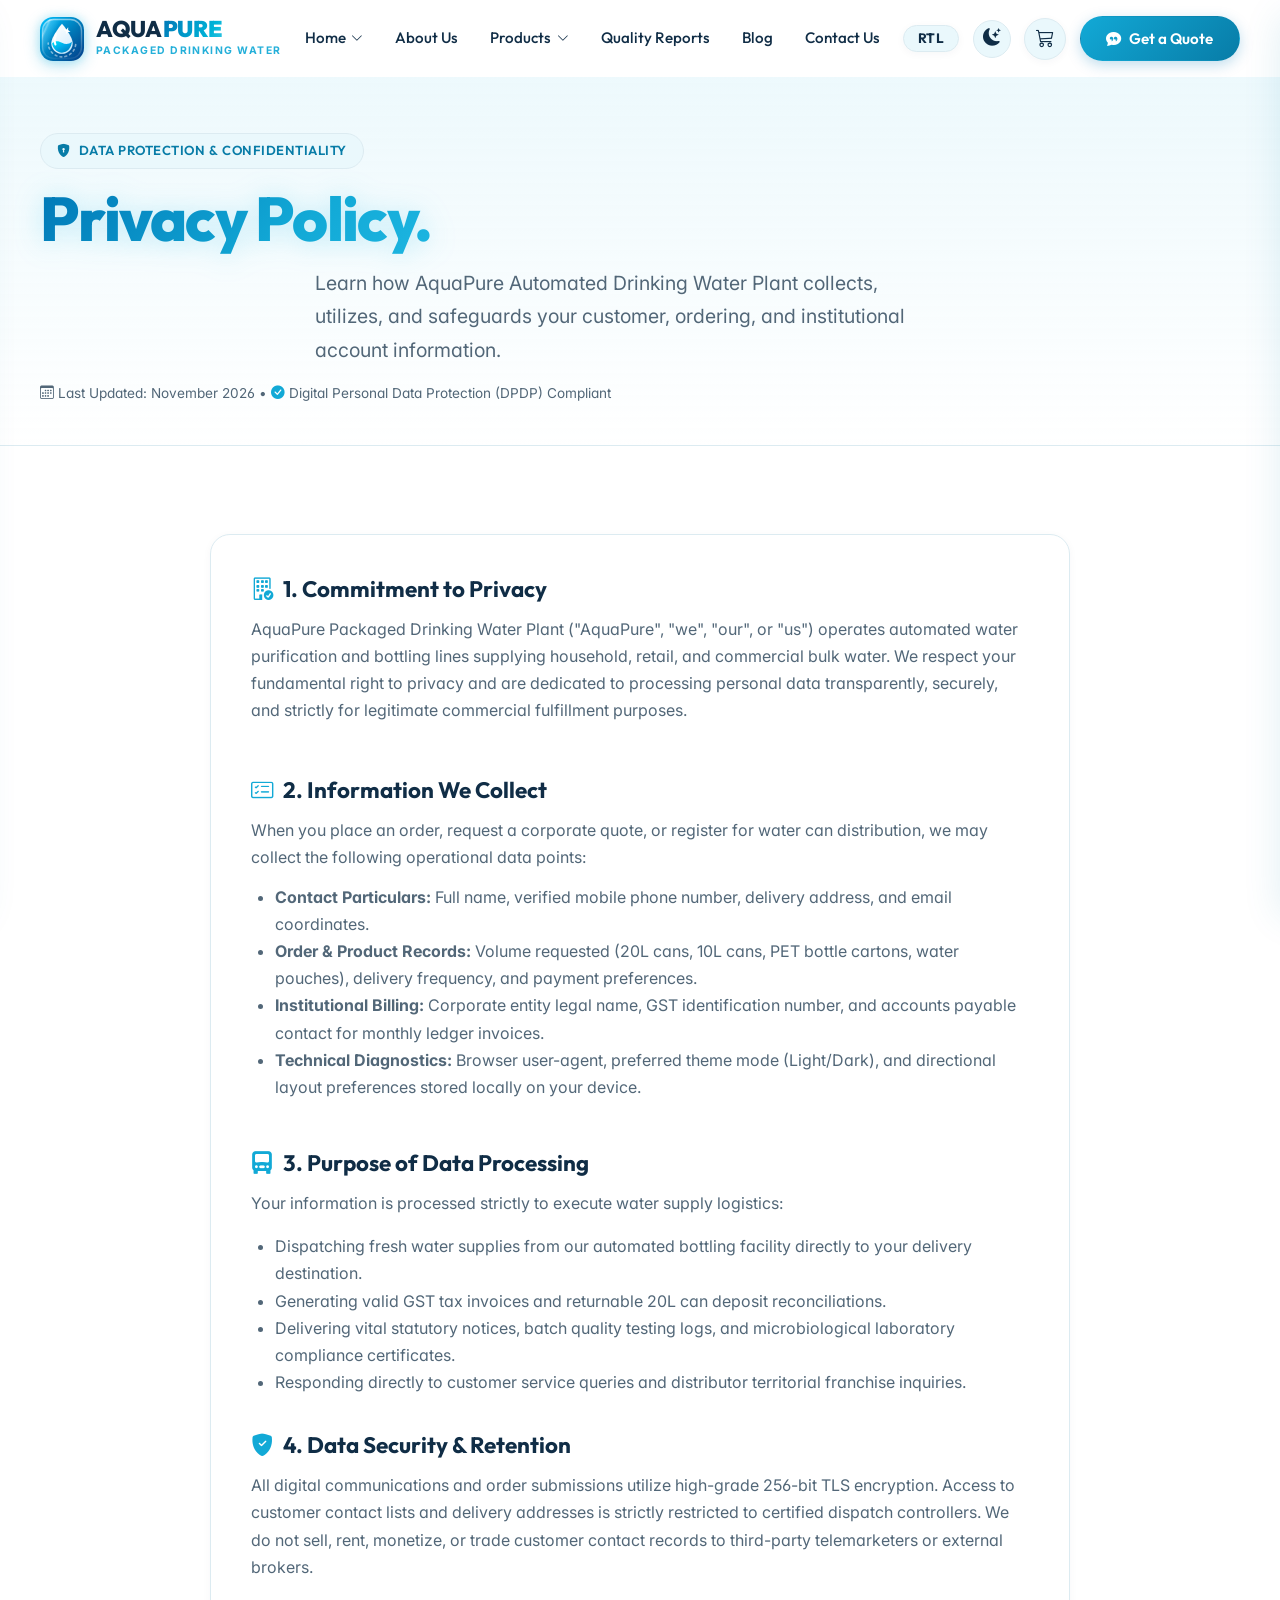
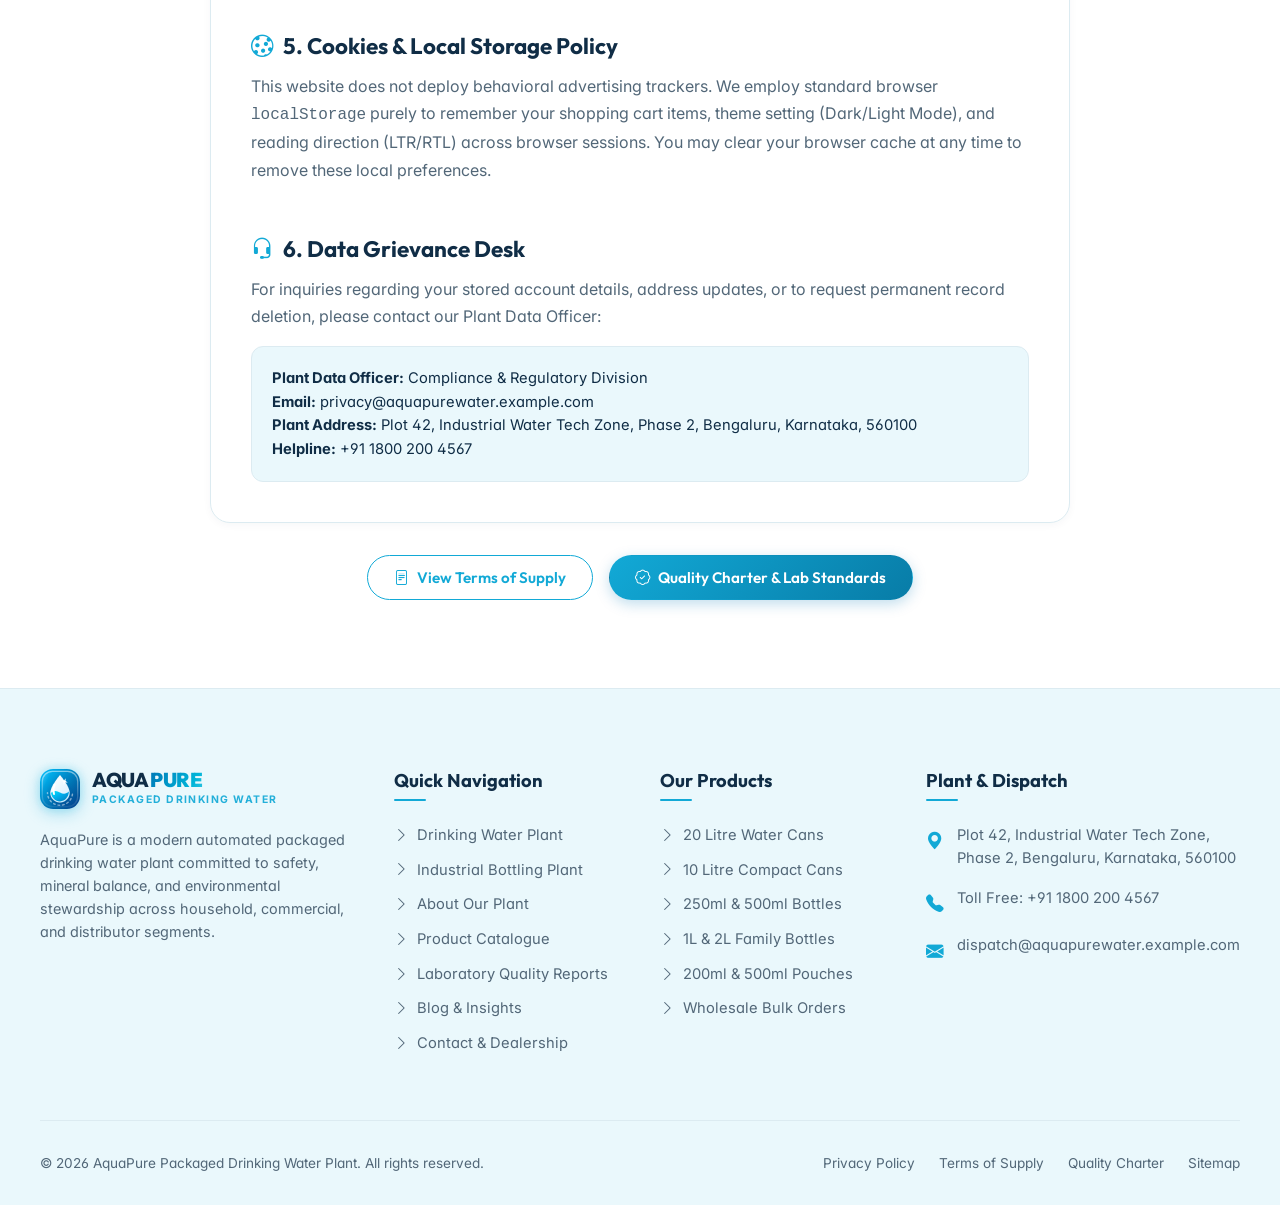
<file: privacy-policy.html>
<!DOCTYPE html>
<html lang="en" dir="ltr" data-theme="light">
<head>
  <!-- Character Encoding & Responsive Viewport -->
  <meta charset="UTF-8">
  <meta name="viewport" content="width=device-width, initial-scale=1.0">

  <!-- Primary Meta Tags -->
  <title>Privacy Policy | AquaPure Packaged Drinking Water Plant</title>
  <meta name="title" content="Privacy Policy | AquaPure Packaged Drinking Water Plant">
  <meta name="description" content="Read AquaPure's official Privacy Policy. Learn how we safeguard your personal data, dispatch information, and order details in compliance with Indian data protection laws.">
  <meta name="keywords" content="aquapure privacy policy, drinking water plant data privacy, customer data protection, order confidentiality">
  <meta name="author" content="AquaPure Packaged Drinking Water">
  <meta name="robots" content="index, follow">
  <meta name="theme-color" content="#0077b6">

  <!-- Canonical URL -->
  <link rel="canonical" href="https://www.aquapurewater.example.com/privacy-policy.html">

  <!-- Favicon & Icons -->
  <link rel="icon" type="image/svg+xml" href="assets/images/logo-icon.svg">
  <link rel="apple-touch-icon" href="assets/images/logo-icon.svg">

  <!-- Fonts & Icons -->
  <link rel="preconnect" href="https://cdn.jsdelivr.net" crossorigin>
  <link rel="preconnect" href="https://fonts.googleapis.com">
  <link rel="preconnect" href="https://fonts.gstatic.com" crossorigin>
  <link rel="stylesheet" href="https://cdn.jsdelivr.net/npm/bootstrap-icons@1.11.3/font/bootstrap-icons.min.css">
  <link rel="stylesheet" href="https://fonts.googleapis.com/css2?family=Inter:wght@400;500;600;700&family=Outfit:wght@400;500;600;700;800;900&family=Plus+Jakarta+Sans:wght@400;500;600;700;800&display=swap">

  <!-- Custom Stylesheets -->
  <link rel="stylesheet" href="assets/css/themes.css">
  <link rel="stylesheet" href="assets/css/style.css?v=4.8">
  <link rel="stylesheet" href="assets/css/typography.css">
  <link rel="stylesheet" href="assets/css/animations.css">
  <link rel="stylesheet" href="assets/css/hero-animations.css">
  <link rel="stylesheet" href="assets/css/responsive.css?v=2.0">
  <link rel="stylesheet" href="assets/css/background-particles.css">
</head>
<body>
  <!-- Accessible Skip Link -->
  <a href="#mainContent" class="skip-to-content">Skip to main content</a>

  <!-- Animated Water Background Canvas -->
  <canvas id="bgParticlesCanvas" class="bg-particles-canvas" aria-hidden="true"></canvas>

  <!-- Sticky Header & Navigation -->
  <header class="site-header" id="siteHeader">
    <div class="container navbar">
      <!-- Brand Logo -->
      <a href="index.html" class="brand-logo" aria-label="AquaPure Home">
        <img src="assets/images/logo-icon.svg" alt="AquaPure Logo" class="brand-logo-emblem" width="44" height="44" decoding="async">
        <div class="brand-text">
          <span class="brand-name">AQUA<span>PURE</span></span>
          <span class="brand-tagline">PACKAGED DRINKING WATER</span>
        </div>
      </a>

      <!-- Desktop Navigation Menu -->
      <nav aria-label="Primary Navigation">
        <ul class="nav-menu">
          <li class="nav-item dropdown">
            <a href="index.html" class="nav-link dropdown-toggle" aria-haspopup="true" aria-expanded="false">
              Home <i class="bi bi-chevron-down"></i>
            </a>
            <ul class="dropdown-menu">
              <li><a href="index.html" class="dropdown-item"><i class="bi bi-droplet-fill"></i> Drinking Water Plant</a></li>
              <li><a href="home-2.html" class="dropdown-item"><i class="bi bi-building-gear"></i> Industrial Bottling Plant</a></li>
            </ul>
          </li>
          <li class="nav-item"><a href="about.html" class="nav-link">About Us</a></li>
          <li class="nav-item dropdown">
            <a href="products.html" class="nav-link dropdown-toggle" aria-haspopup="true" aria-expanded="false">
              Products <i class="bi bi-chevron-down"></i>
            </a>
            <ul class="dropdown-menu">
              <li><a href="products.html" class="dropdown-item"><i class="bi bi-grid-fill"></i> All Packaging Products</a></li>
              <li><a href="water-cans.html" class="dropdown-item"><i class="bi bi-bucket-fill"></i> 20L &amp; 10L Water Cans</a></li>
              <li><a href="water-bottles.html" class="dropdown-item"><i class="bi bi-cup-straw"></i> Packaged PET Bottles</a></li>
              <li><a href="water-pouches.html" class="dropdown-item"><i class="bi bi-box2-fill"></i> Hygienic Water Pouches</a></li>
            </ul>
          </li>
          <li class="nav-item"><a href="quality-reports.html" class="nav-link">Quality Reports</a></li>
          <li class="nav-item"><a href="blog.html" class="nav-link">Blog</a></li>
          <li class="nav-item"><a href="contact.html" class="nav-link">Contact Us</a></li>
        </ul>
      </nav>

      <!-- Nav Controls: Direction, Cart, Theme, Quote -->
      <div class="nav-actions">
        <button type="button" class="rtl-toggle-btn" aria-label="Toggle Direction: Right to Left (RTL)" title="Right to Left (RTL)">
          <span class="dir-label">RTL</span>
        </button>
        <button type="button" class="theme-toggle-btn" aria-label="Toggle Theme" title="Toggle Light/Dark Theme">
          <i class="bi bi-moon-stars-fill"></i>
        </button>

        <button type="button" class="cart-btn" id="cartToggleBtn" aria-label="View Shopping Cart" title="Shopping Cart">
          <i class="bi bi-cart3"></i>
          <span class="cart-badge">0</span>
        </button>
        <button type="button" class="btn btn-primary" data-modal-open="#quoteModal">
          <i class="bi bi-chat-quote-fill"></i> Get a Quote
        </button>
        <button type="button" class="mobile-nav-toggle" aria-label="Open Navigation Menu" aria-expanded="false">
          <i class="bi bi-list"></i>
        </button>
      </div>
    </div>
  </header>

  <!-- Mobile Navigation Drawer Overlay -->
  <div class="mobile-drawer-overlay"></div>
  <aside class="mobile-drawer" aria-label="Mobile Navigation Drawer">
    <div class="mobile-drawer-header">
      <div class="brand-logo">
        <img src="assets/images/logo-icon.svg" alt="AquaPure Logo" class="brand-logo-emblem" width="34" height="34" decoding="async">
        <span class="brand-name" style="font-size:1.15rem;">AQUA<span>PURE</span></span>
      </div>
      <button type="button" class="close-drawer-btn" aria-label="Close Navigation Menu"><i class="bi bi-x-lg"></i></button>
    </div>
    <ul class="mobile-menu-list">
      <li><a href="index.html" class="mobile-nav-link">Home</a></li>
      <li><a href="about.html" class="mobile-nav-link">About Us</a></li>
      <li><a href="products.html" class="mobile-nav-link">Products</a></li>
      <li><a href="quality-reports.html" class="mobile-nav-link">Quality Reports</a></li>
      <li><a href="blog.html" class="mobile-nav-link">Blog</a></li>
      <li><a href="contact.html" class="mobile-nav-link">Contact Us</a></li>
    </ul>
  </aside>

  <!-- MAIN CONTENT -->
  <main id="mainContent">
    <!-- Header Hero Banner -->
    <section class="section py-50" style="background:var(--hero-gradient); border-bottom:1px solid var(--border-color); padding-block:3.5rem 2.5rem;">
      <div class="container text-center">
        <div class="badge-pill" style="margin-bottom:0.8rem;">
          <i class="bi bi-shield-lock-fill"></i> Data Protection &amp; Confidentiality
        </div>
        <h1 class="hero-title" style="margin-bottom:0.8rem;">
          <span class="aqua-gradient">Privacy Policy.&lrm;</span>
        </h1>
        <p class="hero-description" style="margin:0 auto; max-width:650px;">
          Learn how AquaPure Automated Drinking Water Plant collects, utilizes, and safeguards your customer, ordering, and institutional account information.
        </p>
        <div style="font-size:0.85rem; color:var(--body-text); margin-top:1rem;">
          <i class="bi bi-calendar3"></i> Last Updated: November 2026 &bull; <i class="bi bi-check-circle-fill" style="color:var(--primary-blue);"></i> Digital Personal Data Protection (DPDP) Compliant
        </div>
      </div>
    </section>

    <!-- Policy Content Section -->
    <section class="section">
      <div class="container" style="max-width:900px;">
        <div class="card" style="padding:2.5rem; margin-bottom:2rem; border-radius:20px;">
          
          <div style="margin-bottom:2.2rem;">
            <h3 style="color:var(--heading); font-size:1.4rem; display:flex; align-items:center; gap:0.6rem; margin-bottom:0.8rem;">
              <i class="bi bi-building-check" style="color:var(--primary-blue);"></i> 1. Commitment to Privacy
            </h3>
            <p style="color:var(--body-text); line-height:1.7;">
              AquaPure Packaged Drinking Water Plant ("AquaPure", "we", "our", or "us") operates automated water purification and bottling lines supplying household, retail, and commercial bulk water. We respect your fundamental right to privacy and are dedicated to processing personal data transparently, securely, and strictly for legitimate commercial fulfillment purposes.
            </p>
          </div>

          <div style="margin-bottom:2.2rem;">
            <h3 style="color:var(--heading); font-size:1.4rem; display:flex; align-items:center; gap:0.6rem; margin-bottom:0.8rem;">
              <i class="bi bi-card-checklist" style="color:var(--primary-blue);"></i> 2. Information We Collect
            </h3>
            <p style="color:var(--body-text); line-height:1.7; margin-bottom:0.8rem;">
              When you place an order, request a corporate quote, or register for water can distribution, we may collect the following operational data points:
            </p>
            <ul style="color:var(--body-text); line-height:1.7; padding-left:1.5rem; margin-bottom:0.8rem;">
              <li><strong>Contact Particulars:</strong> Full name, verified mobile phone number, delivery address, and email coordinates.</li>
              <li><strong>Order &amp; Product Records:</strong> Volume requested (20L cans, 10L cans, PET bottle cartons, water pouches), delivery frequency, and payment preferences.</li>
              <li><strong>Institutional Billing:</strong> Corporate entity legal name, GST identification number, and accounts payable contact for monthly ledger invoices.</li>
              <li><strong>Technical Diagnostics:</strong> Browser user-agent, preferred theme mode (Light/Dark), and directional layout preferences stored locally on your device.</li>
            </ul>
          </div>

          <div style="margin-bottom:2.2rem;">
            <h3 style="color:var(--heading); font-size:1.4rem; display:flex; align-items:center; gap:0.6rem; margin-bottom:0.8rem;">
              <i class="bi bi-truck-front-fill" style="color:var(--primary-blue);"></i> 3. Purpose of Data Processing
            </h3>
            <p style="color:var(--body-text); line-height:1.7;">
              Your information is processed strictly to execute water supply logistics:
            </p>
            <ul style="color:var(--body-text); line-height:1.7; padding-left:1.5rem;">
              <li>Dispatching fresh water supplies from our automated bottling facility directly to your delivery destination.</li>
              <li>Generating valid GST tax invoices and returnable 20L can deposit reconciliations.</li>
              <li>Delivering vital statutory notices, batch quality testing logs, and microbiological laboratory compliance certificates.</li>
              <li>Responding directly to customer service queries and distributor territorial franchise inquiries.</li>
            </ul>
          </div>

          <div style="margin-bottom:2.2rem;">
            <h3 style="color:var(--heading); font-size:1.4rem; display:flex; align-items:center; gap:0.6rem; margin-bottom:0.8rem;">
              <i class="bi bi-shield-fill-check" style="color:var(--primary-blue);"></i> 4. Data Security &amp; Retention
            </h3>
            <p style="color:var(--body-text); line-height:1.7;">
              All digital communications and order submissions utilize high-grade 256-bit TLS encryption. Access to customer contact lists and delivery addresses is strictly restricted to certified dispatch controllers. We do not sell, rent, monetize, or trade customer contact records to third-party telemarketers or external brokers.
            </p>
          </div>

          <div style="margin-bottom:2.2rem;">
            <h3 style="color:var(--heading); font-size:1.4rem; display:flex; align-items:center; gap:0.6rem; margin-bottom:0.8rem;">
              <i class="bi bi-cookie" style="color:var(--primary-blue);"></i> 5. Cookies &amp; Local Storage Policy
            </h3>
            <p style="color:var(--body-text); line-height:1.7;">
              This website does not deploy behavioral advertising trackers. We employ standard browser <code>localStorage</code> purely to remember your shopping cart items, theme setting (Dark/Light Mode), and reading direction (LTR/RTL) across browser sessions. You may clear your browser cache at any time to remove these local preferences.
            </p>
          </div>

          <div>
            <h3 style="color:var(--heading); font-size:1.4rem; display:flex; align-items:center; gap:0.6rem; margin-bottom:0.8rem;">
              <i class="bi bi-headset" style="color:var(--primary-blue);"></i> 6. Data Grievance Desk
            </h3>
            <p style="color:var(--body-text); line-height:1.7;">
              For inquiries regarding your stored account details, address updates, or to request permanent record deletion, please contact our Plant Data Officer:
            </p>
            <div style="background:var(--bg-secondary); border-radius:12px; padding:1.25rem; border:1px solid var(--border-color); font-size:0.92rem; color:var(--heading);">
              <div><strong>Plant Data Officer:</strong> Compliance &amp; Regulatory Division</div>
              <div><strong>Email:</strong> privacy@aquapurewater.example.com</div>
              <div><strong>Plant Address:</strong> Plot 42, Industrial Water Tech Zone, Phase 2, Bengaluru, Karnataka, 560100</div>
              <div><strong>Helpline:</strong> +91 1800 200 4567</div>
            </div>
          </div>

        </div>

        <div style="display:flex; justify-content:center; gap:1rem; flex-wrap:wrap;">
          <a href="terms.html" class="btn btn-outline"><i class="bi bi-file-text"></i> View Terms of Supply</a>
          <a href="quality-reports.html#qualityCharter" class="btn btn-primary"><i class="bi bi-patch-check"></i> Quality Charter &amp; Lab Standards</a>
        </div>
      </div>
    </section>
  </main>

  <!-- Site Footer -->
  <footer class="site-footer">
    <div class="container">
      <div class="footer-grid">
        <div class="footer-col">
          <a href="index.html" class="brand-logo" aria-label="AquaPure Home" style="margin-bottom:1.2rem;">
            <img src="assets/images/logo-icon.svg" alt="AquaPure Logo" class="brand-logo-emblem" width="40" height="40" style="width:40px; height:40px;" decoding="async">
            <div class="brand-text">
              <span class="brand-name" style="font-size:1.25rem;">AQUA<span>PURE</span></span>
              <span class="brand-tagline">PACKAGED DRINKING WATER</span>
            </div>
          </a>
          <p style="font-size:0.9rem; line-height:1.6; margin-bottom:1.5rem;">
            AquaPure is a modern automated packaged drinking water plant committed to safety, mineral balance, and environmental stewardship across household, commercial, and distributor segments.
          </p>
        </div>
        <div class="footer-col">
          <h4>Quick Navigation</h4>
          <ul class="footer-links">
            <li><a href="index.html"><i class="bi bi-chevron-right"></i> Drinking Water Plant</a></li>
            <li><a href="home-2.html"><i class="bi bi-chevron-right"></i> Industrial Bottling Plant</a></li>
            <li><a href="about.html"><i class="bi bi-chevron-right"></i> About Our Plant</a></li>
            <li><a href="products.html"><i class="bi bi-chevron-right"></i> Product Catalogue</a></li>
            <li><a href="quality-reports.html"><i class="bi bi-chevron-right"></i> Laboratory Quality Reports</a></li>
            <li><a href="blog.html"><i class="bi bi-chevron-right"></i> Blog &amp; Insights</a></li>
            <li><a href="contact.html"><i class="bi bi-chevron-right"></i> Contact &amp; Dealership</a></li>
          </ul>
        </div>
        <div class="footer-col">
          <h4>Our Products</h4>
          <ul class="footer-links">
            <li><a href="water-cans.html#can20L"><i class="bi bi-chevron-right"></i> 20 Litre Water Cans</a></li>
            <li><a href="water-cans.html#can10L"><i class="bi bi-chevron-right"></i> 10 Litre Compact Cans</a></li>
            <li><a href="water-bottles.html#bottles250-500"><i class="bi bi-chevron-right"></i> 250ml &amp; 500ml Bottles</a></li>
            <li><a href="water-bottles.html#bottles1L-2L"><i class="bi bi-chevron-right"></i> 1L &amp; 2L Family Bottles</a></li>
            <li><a href="water-pouches.html#pouchesSection"><i class="bi bi-chevron-right"></i> 200ml &amp; 500ml Pouches</a></li>
            <li><a href="contact.html#distributorForm"><i class="bi bi-chevron-right"></i> Wholesale Bulk Orders</a></li>
          </ul>
        </div>
        <div class="footer-col">
          <h4>Plant &amp; Dispatch</h4>
          <ul class="footer-contact-list">
            <li class="footer-contact-item"><i class="bi bi-geo-alt-fill"></i> <span>Plot 42, Industrial Water Tech Zone, Phase 2, Bengaluru, Karnataka, 560100</span></li>
            <li class="footer-contact-item"><i class="bi bi-telephone-fill"></i> <span>Toll Free: +91 1800 200 4567</span></li>
            <li class="footer-contact-item"><i class="bi bi-envelope-fill"></i> <span>dispatch@aquapurewater.example.com</span></li>
          </ul>
        </div>
      </div>
      <div class="footer-bottom">
        <div>&copy; 2026 AquaPure Packaged Drinking Water Plant. All rights reserved.</div>
        <div class="footer-legal-links">
          <a href="privacy-policy.html">Privacy Policy</a>
          <a href="terms.html">Terms of Supply</a>
          <a href="quality-reports.html#qualityCharter">Quality Charter</a>
          <a href="products.html">Sitemap</a>
        </div>
      </div>
    </div>
  </footer>

  <!-- Floating Back to Top Button -->
  <button type="button" class="back-to-top" aria-label="Back to Top"><i class="bi bi-arrow-up"></i></button>

  <!-- Quote Modal -->
  <div class="modal-overlay" id="quoteModal" role="dialog" aria-modal="true" aria-labelledby="modalTitle">
    <div class="modal-card">
      <button type="button" class="modal-close-btn" data-modal-close aria-label="Close Modal"><i class="bi bi-x-lg"></i></button>
      <div class="modal-header">
        <div class="badge-pill" style="margin-bottom:0.4rem;"><i class="bi bi-file-earmark-spreadsheet"></i> Instant Enquiry</div>
        <h3 class="modal-title" id="modalTitle">Request Product Quote</h3>
        <p style="font-size:0.88rem; color:var(--body-text); margin:0;">Complete the form below and our supply desk will dispatch pricing within 30 minutes.</p>
      </div>
      <div class="modal-body">
        <form class="validated-form" id="quoteRequestForm" novalidate>
          <div class="form-group">
            <label class="form-label" for="qName">Full Name *</label>
            <input type="text" id="qName" class="form-control" placeholder="Your Name" required>
            <div class="invalid-feedback">Please enter your full name.</div>
          </div>
          <div class="form-group">
            <label class="form-label" for="qPhone">Phone Number *</label>
            <input type="tel" id="qPhone" class="form-control" placeholder="10-digit mobile number" required pattern="[0-9]{10}">
            <div class="invalid-feedback">Please enter a valid 10-digit mobile number.</div>
          </div>
          <div class="form-group">
            <label class="form-label" for="qProduct">Product Required *</label>
            <select id="qProduct" class="form-control" required>
              <option value="20L Water Cans">20L Standard Commercial Water Can</option>
              <option value="10L Compact Cans">10L Compact Easy-Carry Water Can</option>
              <option value="1L PET Bottles">1L Dining PET Bottles (Carton)</option>
              <option value="500ml PET Bottles">500ml Daily PET Bottles (Carton)</option>
              <option value="250ml Mini Bottles">250ml Event PET Bottles (Carton)</option>
              <option value="200ml Pouches">200ml Hygienic Pouches (50-Pack)</option>
            </select>
          </div>
          <button type="submit" class="btn btn-primary btn-block btn-lg" style="margin-top:1.5rem;">
            <i class="bi bi-send-fill"></i> Submit Quote Request
          </button>
        </form>
      </div>
    </div>
  </div>

  <!-- JavaScript Modules -->
  <script src="assets/js/theme.js"></script>
  <script src="assets/js/cart.js"></script>
  <script src="assets/js/main.js"></script>
</body>
</html>
</file>
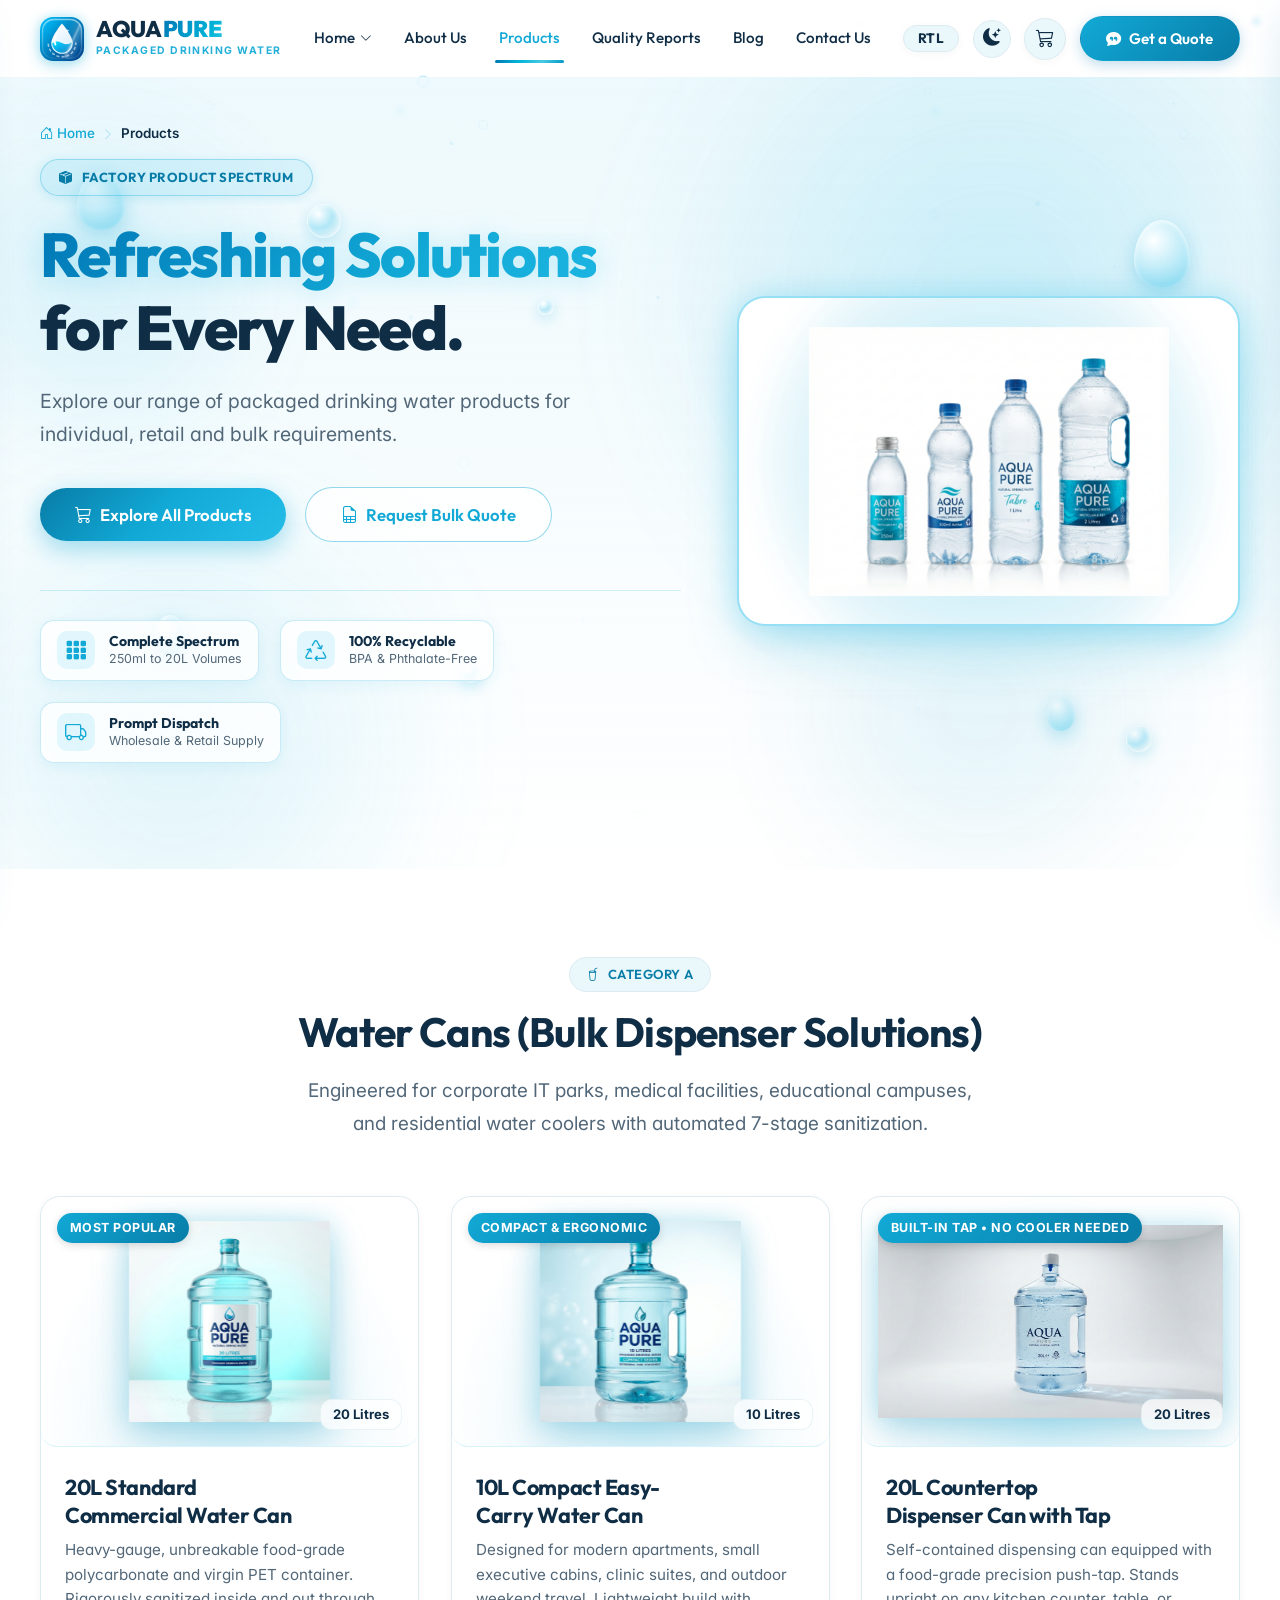
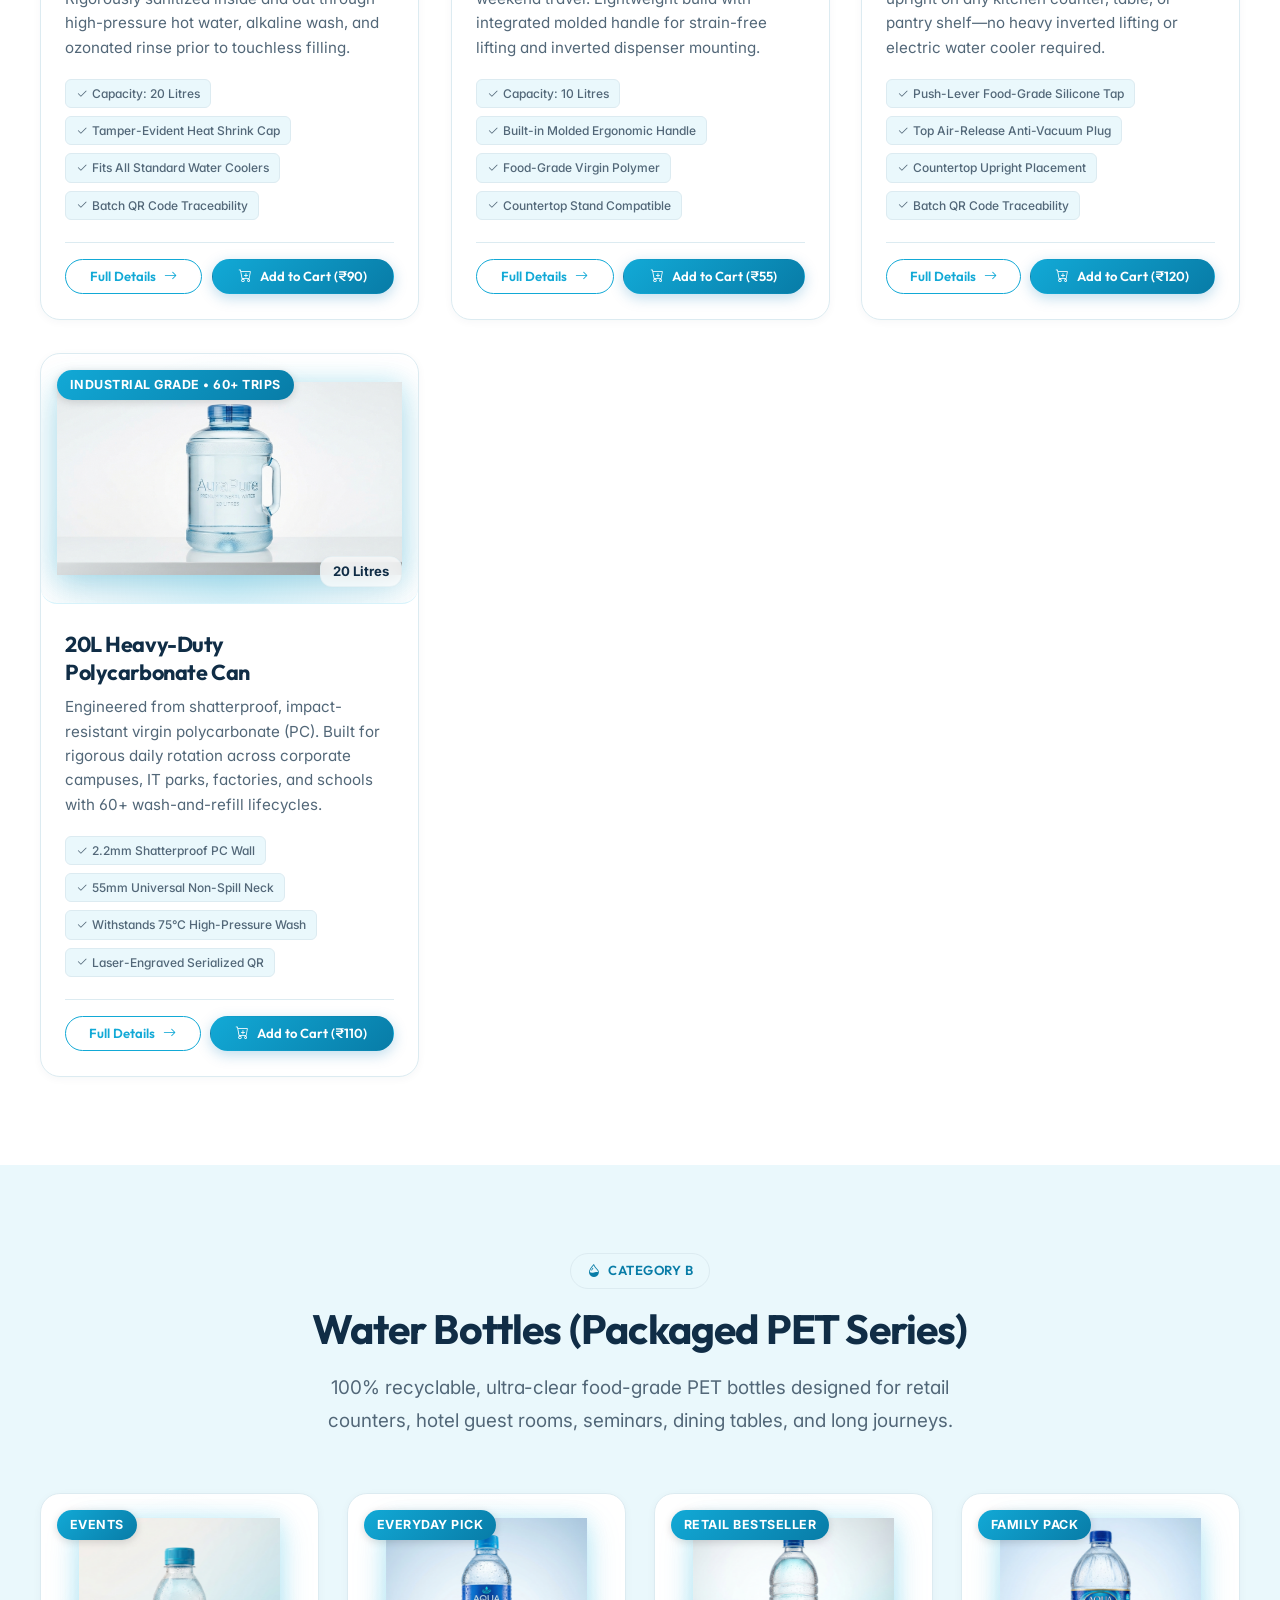
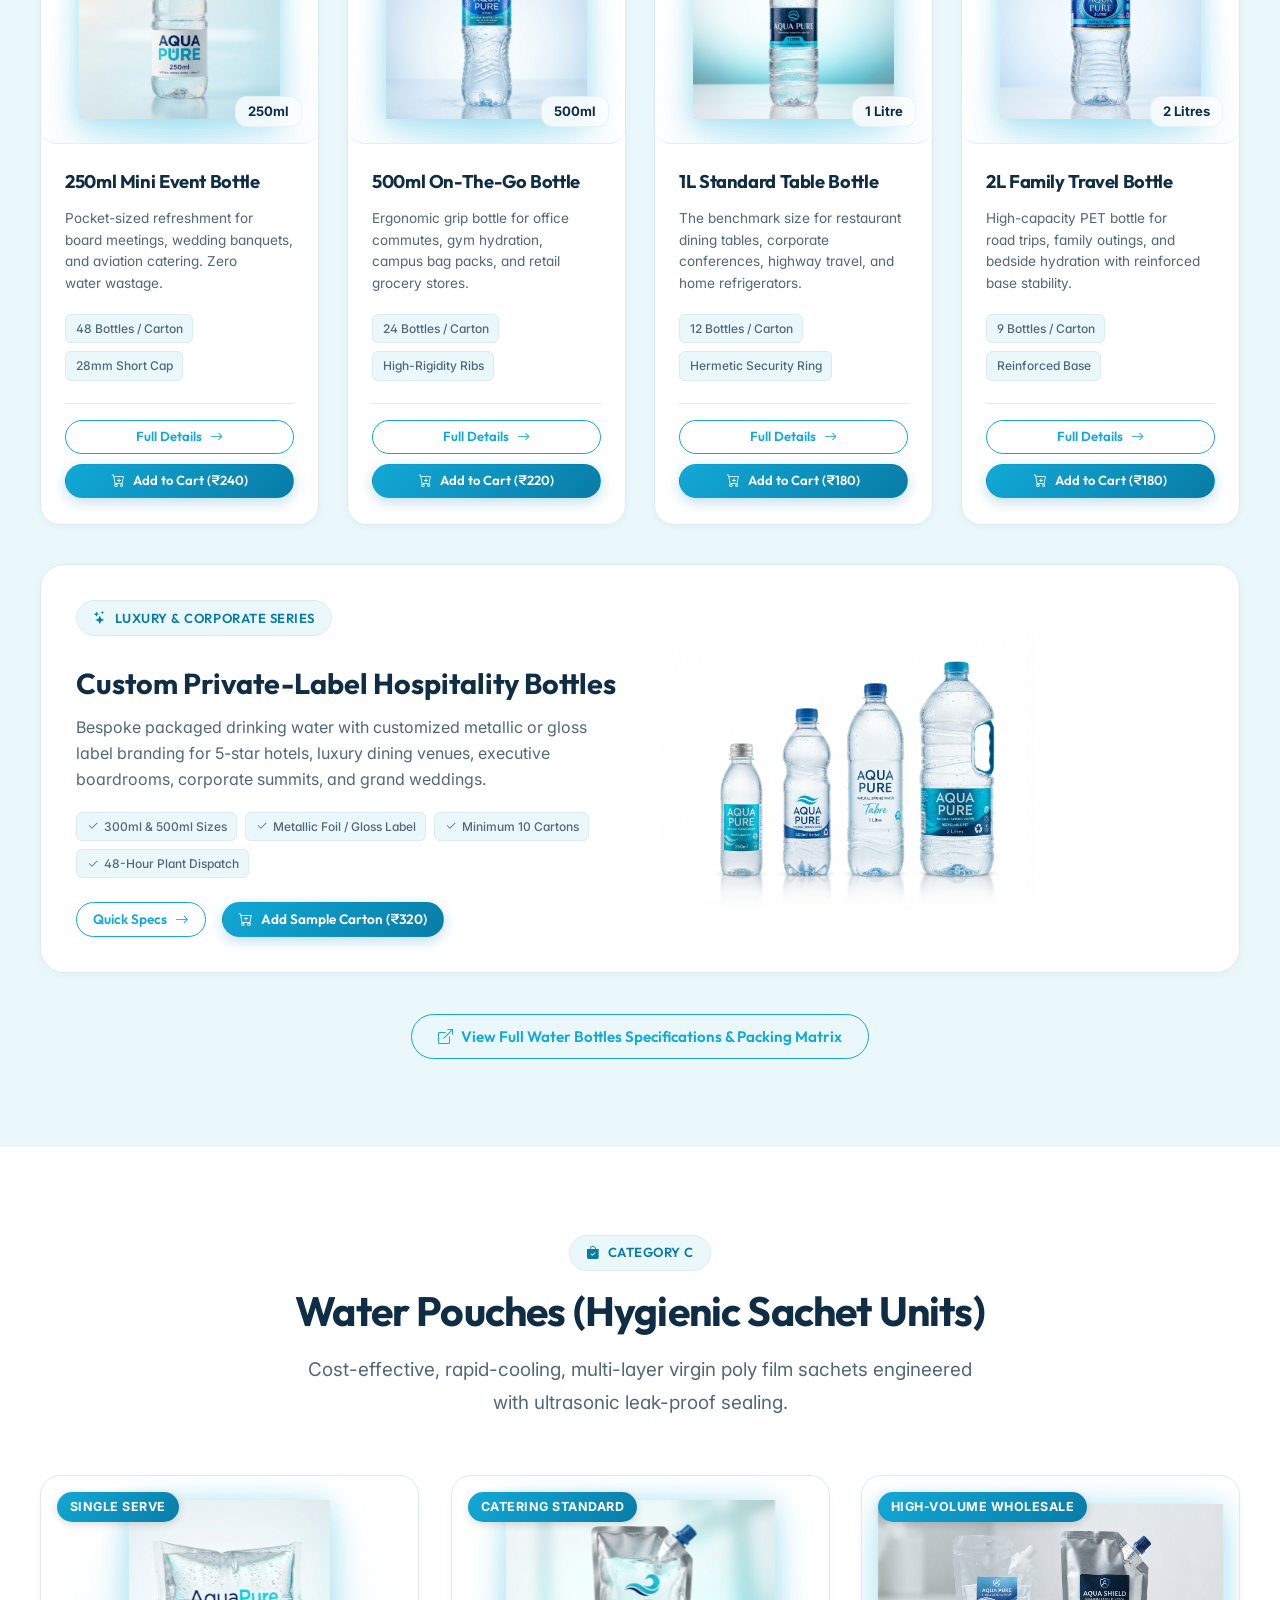
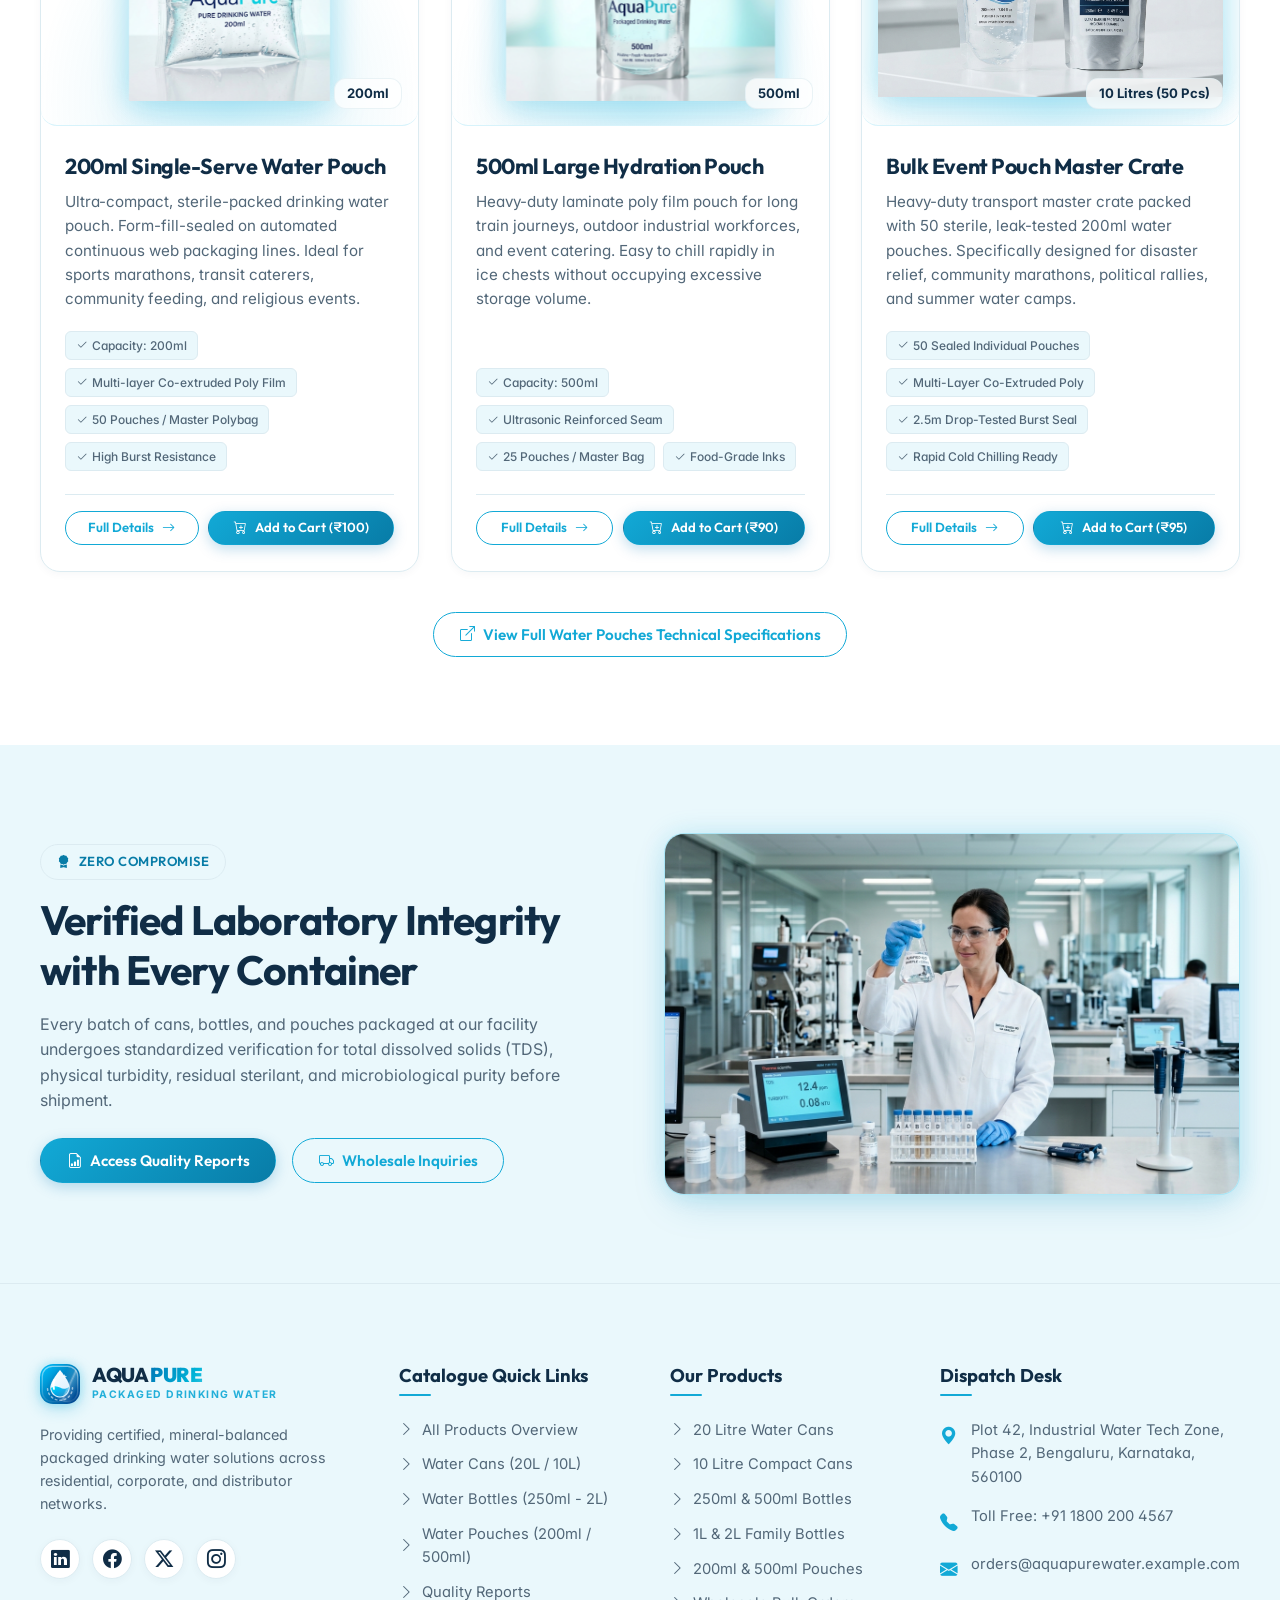
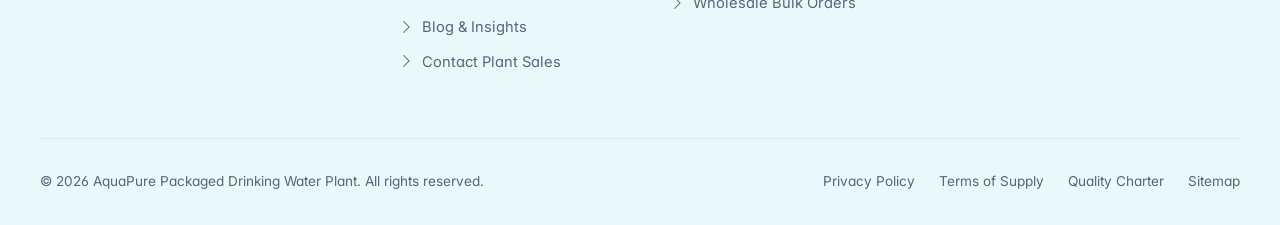
<file: products.html>
<!DOCTYPE html>
<html lang="en" dir="ltr" data-theme="light">
<head>
  <!-- Character Encoding & Responsive Viewport -->
  <meta charset="UTF-8">
  <meta name="viewport" content="width=device-width, initial-scale=1.0">

  <!-- Primary Meta Tags -->
  <title>Packaged Drinking Water Products Catalogue | AquaPure</title>
  <meta name="title" content="Packaged Drinking Water Products Catalogue | AquaPure">
  <meta name="description" content="Explore AquaPure's complete packaged drinking water catalogue: 20L & 10L water cans, 250ml to 2L PET bottles, and 200ml/500ml sterile pouches.">
  <meta name="keywords" content="packaged water catalogue, 20L water can, 1L mineral water, 500ml water bottle, water pouches, wholesale water supplies">
  <meta name="author" content="AquaPure Packaged Drinking Water">
  <meta name="robots" content="index, follow, max-image-preview:large, max-snippet:-1, max-video-preview:-1">
  <meta name="theme-color" content="#0077b6">

  <!-- Canonical URL -->
  <link rel="canonical" href="https://www.aquapurewater.example.com/products.html">

  <!-- Favicon & Icons -->
  <link rel="icon" type="image/svg+xml" href="assets/images/logo-icon.svg">
  <link rel="apple-touch-icon" href="assets/images/logo-icon.svg">

  <!-- Resource Hints for Performance Optimization -->
  <link rel="preconnect" href="https://cdn.jsdelivr.net" crossorigin>
  <link rel="preconnect" href="https://images.unsplash.com" crossorigin>
  <link rel="dns-prefetch" href="https://cdn.jsdelivr.net">
  <link rel="dns-prefetch" href="https://images.unsplash.com">

  <!-- Open Graph / Facebook Protocol -->
  <meta property="og:type" content="website">
  <meta property="og:site_name" content="AquaPure">
  <meta property="og:locale" content="en_US">
  <meta property="og:url" content="https://www.aquapurewater.example.com/products.html">
  <meta property="og:title" content="Packaged Drinking Water Products Catalogue | AquaPure">
  <meta property="og:description" content="Pure, mineral-balanced water in cans, bottles, and pouches. Request instant bulk quotes.">
  <meta property="og:image" content="https://images.unsplash.com/photo-1523362628745-0c100150b504?auto=format&fit=crop&w=1200&q=80&h=630&og=products">
  <meta property="og:image:width" content="1200">
  <meta property="og:image:height" content="630">
  <meta property="og:image:alt" content="AquaPure Packaged Drinking Water Product Lineup">

  <!-- Twitter Card Protocol -->
  <meta name="twitter:card" content="summary_large_image">
  <meta name="twitter:site" content="@AquaPureWater">
  <meta name="twitter:title" content="Packaged Drinking Water Products Catalogue | AquaPure">
  <meta name="twitter:description" content="Pure, mineral-balanced water in cans, bottles, and pouches. Request instant bulk quotes.">
  <meta name="twitter:image" content="https://images.unsplash.com/photo-1523362628745-0c100150b504?auto=format&fit=crop&w=1200&q=80&h=630&og=products">
  <meta name="twitter:image:alt" content="AquaPure Packaged Drinking Water Product Lineup">

  <!-- Bootstrap Icons CDN -->
  <link rel="stylesheet" href="https://cdn.jsdelivr.net/npm/bootstrap-icons@1.11.3/font/bootstrap-icons.min.css">

    <!-- Google Fonts: Outfit & Plus Jakarta Sans -->
  <link rel="preconnect" href="https://fonts.googleapis.com">
  <link rel="preconnect" href="https://fonts.gstatic.com" crossorigin>
  <link rel="stylesheet" href="https://fonts.googleapis.com/css2?family=Inter:wght@400;500;600;700&family=Outfit:wght@400;500;600;700;800;900&family=Plus+Jakarta+Sans:wght@400;500;600;700;800&display=swap">

  <!-- Custom Stylesheets -->
  <link rel="stylesheet" href="assets/css/themes.css">
  <link rel="stylesheet" href="assets/css/style.css?v=4.8">
  <link rel="stylesheet" href="assets/css/typography.css">
  <link rel="stylesheet" href="assets/css/animations.css">
  <link rel="stylesheet" href="assets/css/hero-animations.css?v=2.5">
  <link rel="stylesheet" href="assets/css/responsive.css?v=3.5">
  <link rel="stylesheet" href="assets/css/background-particles.css">

  <!-- Schema.org JSON-LD Structured Data Graph -->
  <script type="application/ld+json">
  {
    "@context": "https://schema.org",
    "@graph": [
      {
        "@type": "CollectionPage",
        "@id": "https://www.aquapurewater.example.com/products.html#webpage",
        "url": "https://www.aquapurewater.example.com/products.html",
        "name": "AquaPure Packaged Drinking Water Products Catalogue",
        "description": "Comprehensive range of purified bottled water, commercial dispenser cans, and pouches."
      },
      {
        "@type": "ItemList",
        "itemListElement": [
          {
            "@type": "ListItem",
            "position": 1,
            "name": "20L & 10L Packaged Drinking Water Cans",
            "url": "https://www.aquapurewater.example.com/water-cans.html"
          },
          {
            "@type": "ListItem",
            "position": 2,
            "name": "Packaged Drinking Water Bottles (250ml - 2L)",
            "url": "https://www.aquapurewater.example.com/water-bottles.html"
          },
          {
            "@type": "ListItem",
            "position": 3,
            "name": "Hygienic Water Pouches (200ml & 500ml)",
            "url": "https://www.aquapurewater.example.com/water-pouches.html"
          }
        ]
      },
      {
        "@type": "BreadcrumbList",
        "itemListElement": [
          {
            "@type": "ListItem",
            "position": 1,
            "name": "Home",
            "item": "https://www.aquapurewater.example.com/index.html"
          },
          {
            "@type": "ListItem",
            "position": 2,
            "name": "Products",
            "item": "https://www.aquapurewater.example.com/products.html"
          }
        ]
      }
    ]
  }
  </script>
</head>
<body>

  <!-- Accessible Skip Link -->
  <a href="#mainContent" class="skip-to-content">Skip to main content</a>

  <!-- Premium Animated Water & Floating Dot Background Canvas -->
  <canvas id="bgParticlesCanvas" class="bg-particles-canvas" aria-hidden="true"></canvas>

  <!-- Sticky Header & Navigation -->
  <header class="site-header" id="siteHeader">
    <div class="container navbar">
      <a href="index.html" class="brand-logo" aria-label="AquaPure Home">
        <img src="assets/images/logo-icon.svg" alt="AquaPure Logo" class="brand-logo-emblem" width="44" height="44" decoding="async">
        <div class="brand-text">
          <span class="brand-name">AQUA<span>PURE</span></span>
          <span class="brand-tagline">PACKAGED DRINKING WATER</span>
        </div>
      </a>

      <nav aria-label="Primary Navigation">
        <ul class="nav-menu">
          <li class="nav-item dropdown">
            <a href="index.html" class="nav-link dropdown-toggle" aria-haspopup="true" aria-expanded="false">
              Home <i class="bi bi-chevron-down"></i>
            </a>
            <ul class="dropdown-menu">
              <li>
                <a href="index.html" class="dropdown-item">
                  <i class="bi bi-droplet-fill"></i> Drinking Water Plant
                </a>
              </li>
              <li>
                <a href="home-2.html" class="dropdown-item">
                  <i class="bi bi-building-gear"></i> Industrial Bottling Plant
                </a>
              </li>
            </ul>
          </li>
          <li class="nav-item"><a href="about.html" class="nav-link">About Us</a></li>
          <li class="nav-item">
            <a href="products.html" class="nav-link active">Products</a>
          </li>
          <li class="nav-item"><a href="quality-reports.html" class="nav-link">Quality Reports</a></li>
          <li class="nav-item"><a href="blog.html" class="nav-link">Blog</a></li>
          <li class="nav-item"><a href="contact.html" class="nav-link">Contact Us</a></li>
        </ul>
      </nav>

      <div class="nav-actions">
                <!-- RTL Direction Toggle Button -->
        <button type="button" class="rtl-toggle-btn" aria-label="Toggle Direction: Right to Left (RTL)" title="Right to Left (RTL)">
          <span class="dir-label">RTL</span>
        </button>

        <button type="button" class="theme-toggle-btn" aria-label="Toggle Theme" title="Toggle Light/Dark Theme">
          <i class="bi bi-moon-stars-fill"></i>
        </button>

        <!-- Cart Button -->
        <button type="button" class="cart-btn" id="cartToggleBtn" aria-label="View Shopping Cart" title="Shopping Cart">
          <i class="bi bi-cart3"></i>
          <span class="cart-badge">0</span>
        </button>

        <button type="button" class="btn btn-primary" data-modal-open="#quoteModal">
          <i class="bi bi-chat-quote-fill"></i> Get a Quote
        </button>

        <button type="button" class="mobile-nav-toggle" aria-label="Open Navigation Menu" aria-expanded="false">
          <i class="bi bi-list"></i>
        </button>
      </div>
    </div>
  </header>

  <!-- Mobile Navigation Drawer Overlay -->
  <div class="mobile-drawer-overlay"></div>

  <!-- Mobile Drawer -->
  <aside class="mobile-drawer" aria-label="Mobile Navigation Drawer">
    <div class="mobile-drawer-header">
      <div class="brand-logo">
        <img src="assets/images/logo-icon.svg" alt="AquaPure Logo" class="brand-logo-emblem" width="34" height="34" style="width:34px; height:34px;" decoding="async">
        <span class="brand-name" style="font-size:1.15rem;">AQUA<span>PURE</span></span>
      </div>
      <button type="button" class="close-drawer-btn" aria-label="Close Navigation Menu"><i class="bi bi-x-lg"></i></button>
    </div>

    <ul class="mobile-menu-list">
      <li>
        <a href="#" class="mobile-nav-link mobile-submenu-toggle">
          Home <i class="bi bi-chevron-down"></i>
        </a>
        <ul class="mobile-submenu">
          <li class="mobile-submenu-item"><a href="index.html">Drinking Water Plant</a></li>
          <li class="mobile-submenu-item"><a href="home-2.html">Industrial Bottling Plant</a></li>
        </ul>
      </li>
      <li><a href="about.html" class="mobile-nav-link">About Us</a></li>
      <li><a href="products.html" class="mobile-nav-link active">Products</a></li>
      <li><a href="quality-reports.html" class="mobile-nav-link">Quality Reports</a></li>
      <li><a href="blog.html" class="mobile-nav-link">Blog</a></li>
      <li><a href="contact.html" class="mobile-nav-link">Contact Us</a></li>
    </ul>

    <div class="mobile-drawer-footer">
      <button type="button" class="btn btn-primary" data-modal-open="#quoteModal" style="width:100%;">
        <i class="bi bi-chat-quote-fill"></i> Request Quote
      </button>
    </div>
  </aside>

  <!-- MAIN CONTENT -->
  <main id="mainContent">

    <!-- Catalogue Header Hero -->
    <section class="hero-section" aria-label="Catalogue Header">
      <!-- Water Droplets floating background -->
      <div class="hero-droplets-bg" aria-hidden="true">
        <div class="droplet droplet-1"></div>
        <div class="droplet droplet-2"></div>
        <div class="droplet droplet-3"></div>
        <div class="droplet droplet-4"></div>
      </div>
      <div class="container hero-grid">
        <div class="hero-content reveal-left">
          <nav class="breadcrumb-nav" aria-label="Breadcrumb">
            <ol class="breadcrumb-list">
              <li class="breadcrumb-item"><a href="index.html"><i class="bi bi-house-door" aria-hidden="true"></i> Home</a></li>
              <li class="breadcrumb-separator" aria-hidden="true"><i class="bi bi-chevron-right"></i></li>
              <li class="breadcrumb-item" aria-current="page">Products</li>
            </ol>
          </nav>

          <div class="badge-pill">
            <i class="bi bi-box-seam-fill"></i> Factory Product Spectrum
          </div>
          <h1 class="hero-title">
            <span class="aqua-gradient">Refreshing Solutions</span><br>
            for Every Need.&lrm;
          </h1>
          <p class="hero-description">
            Explore our range of packaged drinking water products for individual, retail and bulk requirements.&lrm;
          </p>

          <div class="hero-actions">
            <a href="#waterCansSection" class="btn btn-primary btn-lg">
              <i class="bi bi-cart3"></i> Explore All Products
            </a>
            <button type="button" class="btn btn-outline btn-lg" data-modal-open="#quoteModal">
              <i class="bi bi-file-earmark-spreadsheet"></i> Request Bulk Quote
            </button>
          </div>

          <div class="hero-badges-row">
            <div class="hero-badge-item">
              <i class="bi bi-grid-3x3-gap-fill"></i>
              <div class="hero-badge-text">
                <strong>Complete Spectrum</strong>
                <span>250ml to 20L Volumes</span>
              </div>
            </div>
            <div class="hero-badge-item">
              <i class="bi bi-recycle"></i>
              <div class="hero-badge-text">
                <strong>100% Recyclable</strong>
                <span>BPA &amp; Phthalate-Free</span>
              </div>
            </div>
            <div class="hero-badge-item">
              <i class="bi bi-truck"></i>
              <div class="hero-badge-text">
                <strong>Prompt Dispatch</strong>
                <span>Wholesale &amp; Retail Supply</span>
              </div>
            </div>
          </div>
        </div>

        <div class="hero-visual reveal-right">
          <div class="hero-visual-card">
            <img src="assets/images/pet-bottles-group.png" 
                 alt="AquaPure premium packaged mineral water bottles spectrum" 
                 class="hero-img hero-img-product" 
                 width="600" 
                 height="460" decoding="async">
          </div>
        </div>
      </div>
    </section>

    <!-- SECTION A: WATER CANS -->
    <section class="section" id="waterCansSection" aria-label="Category Water Cans">
      <div class="container">
        <div class="section-title-wrap">
          <div class="badge-pill"><i class="bi bi-cup-straw"></i> Category A</div>
          <h2 class="section-title">Water Cans (Bulk Dispenser Solutions)</h2>
          <p class="section-subtitle">
            Engineered for corporate IT parks, medical facilities, educational campuses, and residential water coolers with automated 7-stage sanitization.
          </p>
        </div>

        <div class="grid-3">
          <!-- Product Card: 20L Can -->
          <div class="product-card reveal-up" id="can20L" style="scroll-margin-top:90px;">
            <div class="product-img-wrap">
              <img src="assets/images/can-20l-commercial.jpg" alt="20L Standard Commercial Packaged Water Can" class="product-img" decoding="async" loading="lazy">
              <span class="product-badge">Most Popular</span>
              <span class="product-capacity-badge">20 Litres</span>
            </div>
            <div class="product-body">
              <h3 class="product-title">20L Standard Commercial Water Can</h3>
              <p class="product-description">
                Heavy-gauge, unbreakable food-grade polycarbonate and virgin PET container. Rigorously sanitized inside and out through high-pressure hot water, alkaline wash, and ozonated rinse prior to touchless filling.
              </p>
              <div class="product-specs">
                <span class="spec-chip"><i class="bi bi-check2"></i> Capacity: 20 Litres</span>
                <span class="spec-chip"><i class="bi bi-check2"></i> Tamper-Evident Heat Shrink Cap</span>
                <span class="spec-chip"><i class="bi bi-check2"></i> Fits All Standard Water Coolers</span>
                <span class="spec-chip"><i class="bi bi-check2"></i> Batch QR Code Traceability</span>
              </div>
              <div class="product-footer">
                <a href="water-cans.html#can20L" class="btn btn-outline btn-sm btn-view-details" data-product-key="can-20l">Full Details <i class="bi bi-arrow-right"></i></a>
                <button type="button" class="btn btn-primary btn-sm btn-add-cart" data-id="can-20l" data-name="20L Commercial Water Can" data-price="90" data-unit="Can" data-img="assets/images/can-20l-commercial.jpg"><i class="bi bi-cart-plus"></i> Add to Cart (₹90)</button>
              </div>
            </div>
          </div>

          <!-- Product Card: 10L Can -->
          <div class="product-card reveal-up" id="can10L" style="scroll-margin-top:90px;">
            <div class="product-img-wrap">
              <img src="assets/images/can-10l-compact.jpg" alt="10L Compact Easy-Carry Packaged Water Can" class="product-img" decoding="async" loading="lazy">
              <span class="product-badge">Compact & Ergonomic</span>
              <span class="product-capacity-badge">10 Litres</span>
            </div>
            <div class="product-body">
              <h3 class="product-title">10L Compact Easy-Carry Water Can</h3>
              <p class="product-description">
                Designed for modern apartments, small executive cabins, clinic suites, and outdoor weekend travel. Lightweight build with integrated molded handle for strain-free lifting and inverted dispenser mounting.
              </p>
              <div class="product-specs">
                <span class="spec-chip"><i class="bi bi-check2"></i> Capacity: 10 Litres</span>
                <span class="spec-chip"><i class="bi bi-check2"></i> Built-in Molded Ergonomic Handle</span>
                <span class="spec-chip"><i class="bi bi-check2"></i> Food-Grade Virgin Polymer</span>
                <span class="spec-chip"><i class="bi bi-check2"></i> Countertop Stand Compatible</span>
              </div>
              <div class="product-footer">
                <a href="water-cans.html#can10L" class="btn btn-outline btn-sm btn-view-details" data-product-key="can-10l">Full Details <i class="bi bi-arrow-right"></i></a>
                <button type="button" class="btn btn-primary btn-sm btn-add-cart" data-id="can-10l" data-name="10L Compact Water Can" data-price="55" data-unit="Can" data-img="assets/images/can-10l-compact.jpg"><i class="bi bi-cart-plus"></i> Add to Cart (₹55)</button>
              </div>
            </div>
          </div>

          <!-- Product Card: 20L Dispenser Tap Can -->
          <div class="product-card reveal-up" id="can20LDispenser" style="scroll-margin-top:90px;">
            <div class="product-img-wrap">
              <img src="assets/images/pet-20l-dispenser-jar.png" alt="20L Countertop Dispenser Can with Built-in Tap" class="product-img" decoding="async" loading="lazy">
              <span class="product-badge">Built-In Tap • No Cooler Needed</span>
              <span class="product-capacity-badge">20 Litres</span>
            </div>
            <div class="product-body">
              <h3 class="product-title">20L Countertop Dispenser Can with Tap</h3>
              <p class="product-description">
                Self-contained dispensing can equipped with a food-grade precision push-tap. Stands upright on any kitchen counter, table, or pantry shelf—no heavy inverted lifting or electric water cooler required.
              </p>
              <div class="product-specs">
                <span class="spec-chip"><i class="bi bi-check2"></i> Push-Lever Food-Grade Silicone Tap</span>
                <span class="spec-chip"><i class="bi bi-check2"></i> Top Air-Release Anti-Vacuum Plug</span>
                <span class="spec-chip"><i class="bi bi-check2"></i> Countertop Upright Placement</span>
                <span class="spec-chip"><i class="bi bi-check2"></i> Batch QR Code Traceability</span>
              </div>
              <div class="product-footer">
                <a href="water-cans.html#can20LDispenser" class="btn btn-outline btn-sm btn-view-details" data-product-key="can-20l-dispenser">Full Details <i class="bi bi-arrow-right"></i></a>
                <button type="button" class="btn btn-primary btn-sm btn-add-cart" data-id="can-20l-dispenser" data-name="20L Dispenser Tap Can" data-price="120" data-unit="Can" data-img="assets/images/pet-20l-dispenser-jar.png"><i class="bi bi-cart-plus"></i> Add to Cart (₹120)</button>
              </div>
            </div>
          </div>

          <!-- Product Card: 20L Polycarbonate Can -->
          <div class="product-card reveal-up" id="can20LPolycarbonate" style="scroll-margin-top:90px;">
            <div class="product-img-wrap">
              <img src="assets/images/polycarbonate-20l-bubbletop.png" alt="20L Heavy-Duty Polycarbonate Bubble-Top Water Can" class="product-img" decoding="async" loading="lazy">
              <span class="product-badge">Industrial Grade • 60+ Trips</span>
              <span class="product-capacity-badge">20 Litres</span>
            </div>
            <div class="product-body">
              <h3 class="product-title">20L Heavy-Duty Polycarbonate Can</h3>
              <p class="product-description">
                Engineered from shatterproof, impact-resistant virgin polycarbonate (PC). Built for rigorous daily rotation across corporate campuses, IT parks, factories, and schools with 60+ wash-and-refill lifecycles.
              </p>
              <div class="product-specs">
                <span class="spec-chip"><i class="bi bi-check2"></i> 2.2mm Shatterproof PC Wall</span>
                <span class="spec-chip"><i class="bi bi-check2"></i> 55mm Universal Non-Spill Neck</span>
                <span class="spec-chip"><i class="bi bi-check2"></i> Withstands 75°C High-Pressure Wash</span>
                <span class="spec-chip"><i class="bi bi-check2"></i> Laser-Engraved Serialized QR</span>
              </div>
              <div class="product-footer">
                <a href="water-cans.html#can20LPolycarbonate" class="btn btn-outline btn-sm btn-view-details" data-product-key="can-20l-polycarbonate">Full Details <i class="bi bi-arrow-right"></i></a>
                <button type="button" class="btn btn-primary btn-sm btn-add-cart" data-id="can-20l-polycarbonate" data-name="20L Polycarbonate Can" data-price="110" data-unit="Can" data-img="assets/images/polycarbonate-20l-bubbletop.png"><i class="bi bi-cart-plus"></i> Add to Cart (&#8377;110)</button>
              </div>
            </div>
          </div>
        </div>
      </div>
    </section>

    <!-- SECTION B: WATER BOTTLES -->
    <section class="section section-secondary" id="waterBottlesSection" aria-label="Category Water Bottles">
      <div class="container">
        <div class="section-title-wrap">
          <div class="badge-pill"><i class="bi bi-droplet-half"></i> Category B</div>
          <h2 class="section-title">Water Bottles (Packaged PET Series)</h2>
          <p class="section-subtitle">
            100% recyclable, ultra-clear food-grade PET bottles designed for retail counters, hotel guest rooms, seminars, dining tables, and long journeys.
          </p>
        </div>

        <div class="grid-4">
          <!-- Product Card: 250ml -->
          <div class="product-card reveal-up">
            <div class="product-img-wrap">
              <img src="assets/images/bottle-250ml-mini.jpg" 
                   alt="250ml pocket conference water bottle" 
                   class="product-img" 
                   loading="lazy" decoding="async">
              <span class="product-badge">Events</span>
              <span class="product-capacity-badge">250ml</span>
            </div>
            <div class="product-body">
              <h3 class="product-title" style="font-size:1.15rem;">250ml Mini Event Bottle</h3>
              <p class="product-description" style="font-size:0.85rem;">
                Pocket-sized refreshment for board meetings, wedding banquets, and aviation catering. Zero water wastage.
              </p>
              <div class="product-specs">
                <span class="spec-chip">48 Bottles / Carton</span>
                <span class="spec-chip">28mm Short Cap</span>
              </div>
              <div class="product-footer">
                <a href="water-bottles.html#bottle250ml" class="btn btn-outline btn-sm btn-view-details" data-product-key="bottle-250ml">Full Details <i class="bi bi-arrow-right"></i></a>
                <button type="button" class="btn btn-primary btn-sm btn-add-cart" data-id="bottle-250ml" data-name="250ml Event Bottles (Carton)" data-price="240" data-unit="Carton" data-img="assets/images/bottle-250ml-mini.jpg"><i class="bi bi-cart-plus"></i> Add to Cart (₹240)</button>
              </div>
            </div>
          </div>

          <!-- Product Card: 500ml -->
          <div class="product-card reveal-up">
            <div class="product-img-wrap">
              <img src="assets/images/bottle-500ml-onthego.jpg" 
                   alt="500ml daily on-the-go mineral water bottle" 
                   class="product-img" 
                   loading="lazy" decoding="async">
              <span class="product-badge">Everyday Pick</span>
              <span class="product-capacity-badge">500ml</span>
            </div>
            <div class="product-body">
              <h3 class="product-title" style="font-size:1.15rem;">500ml On-The-Go Bottle</h3>
              <p class="product-description" style="font-size:0.85rem;">
                Ergonomic grip bottle for office commutes, gym hydration, campus bag packs, and retail grocery stores.
              </p>
              <div class="product-specs">
                <span class="spec-chip">24 Bottles / Carton</span>
                <span class="spec-chip">High-Rigidity Ribs</span>
              </div>
              <div class="product-footer">
                <a href="water-bottles.html#bottle500ml" class="btn btn-outline btn-sm btn-view-details" data-product-key="bottle-500ml">Full Details <i class="bi bi-arrow-right"></i></a>
                <button type="button" class="btn btn-primary btn-sm btn-add-cart" data-id="bottle-500ml" data-name="500ml Daily Bottles (Carton)" data-price="220" data-unit="Carton" data-img="assets/images/bottle-500ml-onthego.jpg"><i class="bi bi-cart-plus"></i> Add to Cart (₹220)</button>
              </div>
            </div>
          </div>

          <!-- Product Card: 1L -->
          <div class="product-card reveal-up">
            <div class="product-img-wrap">
              <img src="assets/images/bottle-1l-standard.jpg" 
                   alt="1 Litre standard packaged drinking water bottle" 
                   class="product-img" 
                   loading="lazy" decoding="async">
              <span class="product-badge">Retail Bestseller</span>
              <span class="product-capacity-badge">1 Litre</span>
            </div>
            <div class="product-body">
              <h3 class="product-title" style="font-size:1.15rem;">1L Standard Table Bottle</h3>
              <p class="product-description" style="font-size:0.85rem;">
                The benchmark size for restaurant dining tables, corporate conferences, highway travel, and home refrigerators.
              </p>
              <div class="product-specs">
                <span class="spec-chip">12 Bottles / Carton</span>
                <span class="spec-chip">Hermetic Security Ring</span>
              </div>
              <div class="product-footer">
                <a href="water-bottles.html#bottle1L" class="btn btn-outline btn-sm btn-view-details" data-product-key="bottle-1l">Full Details <i class="bi bi-arrow-right"></i></a>
                <button type="button" class="btn btn-primary btn-sm btn-add-cart" data-id="bottle-1l" data-name="1L Dining Bottles (Carton)" data-price="180" data-unit="Carton" data-img="assets/images/bottle-1l-standard.jpg"><i class="bi bi-cart-plus"></i> Add to Cart (₹180)</button>
              </div>
            </div>
          </div>

          <!-- Product Card: 2L -->
          <div class="product-card reveal-up">
            <div class="product-img-wrap">
              <img src="assets/images/bottle-2l-family.jpg" 
                   alt="2 Litre family hydration and travel water bottle" 
                   class="product-img" 
                   loading="lazy" decoding="async">
              <span class="product-badge">Family Pack</span>
              <span class="product-capacity-badge">2 Litres</span>
            </div>
            <div class="product-body">
              <h3 class="product-title" style="font-size:1.15rem;">2L Family Travel Bottle</h3>
              <p class="product-description" style="font-size:0.85rem;">
                High-capacity PET bottle for road trips, family outings, and bedside hydration with reinforced base stability.
              </p>
              <div class="product-specs">
                <span class="spec-chip">9 Bottles / Carton</span>
                <span class="spec-chip">Reinforced Base</span>
              </div>
              <div class="product-footer">
                <a href="water-bottles.html#bottle2L" class="btn btn-outline btn-sm btn-view-details" data-product-key="bottle-2l">Full Details <i class="bi bi-arrow-right"></i></a>
                <button type="button" class="btn btn-primary btn-sm btn-add-cart" data-id="bottle-2l" data-name="2L Travel Bottles (Carton)" data-price="180" data-unit="Carton" data-img="assets/images/bottle-2l-family.jpg"><i class="bi bi-cart-plus"></i> Add to Cart (₹180)</button>
              </div>
            </div>
          </div>
        </div>

                <!-- Bespoke Private Label Hospitality Bottles Showcase Card -->
        <div class="card reveal-up" style="margin-top:2.5rem; border-radius:24px; padding:2.2rem; background:var(--card-bg); border:1px solid var(--border-color); box-shadow:var(--shadow-sm);">
          <div class="grid-2" style="align-items:center; gap:2.5rem;">
            <div>
              <div class="badge-pill"><i class="bi bi-stars"></i> Luxury &amp; Corporate Series</div>
              <h3 style="font-size:1.8rem; margin-top:0.8rem; margin-bottom:0.8rem; color:var(--heading);">Custom Private-Label Hospitality Bottles</h3>
              <p style="color:var(--body-text); line-height:1.65; margin-bottom:1.2rem;">
                Bespoke packaged drinking water with customized metallic or gloss label branding for 5-star hotels, luxury dining venues, executive boardrooms, corporate summits, and grand weddings.
              </p>
              <div class="product-specs" style="margin-bottom:1.5rem;">
                <span class="spec-chip"><i class="bi bi-check2"></i> 300ml &amp; 500ml Sizes</span>
                <span class="spec-chip"><i class="bi bi-check2"></i> Metallic Foil / Gloss Label</span>
                <span class="spec-chip"><i class="bi bi-check2"></i> Minimum 10 Cartons</span>
                <span class="spec-chip"><i class="bi bi-check2"></i> 48-Hour Plant Dispatch</span>
              </div>
              <div style="display:flex; gap:1rem; flex-wrap:wrap; align-items:center;">
                <button type="button" class="btn btn-outline btn-sm btn-view-details" data-product-key="bottle-custom-hospitality">Quick Specs <i class="bi bi-arrow-right"></i></button>
                <button type="button" class="btn btn-primary btn-sm btn-add-cart" data-id="bottle-custom-hospitality" data-name="Custom Branded Bottles (Carton)" data-price="320" data-unit="Carton" data-img="assets/images/pet-bottles-group.png"><i class="bi bi-cart-plus"></i> Add Sample Carton (&#8377;320)</button>
              </div>
            </div>
            <div style="text-align:center;">
              <img src="assets/images/pet-bottles-group.png" alt="Custom Private-Label Branded Hospitality Bottles" style="max-height:280px; width:auto; border-radius:16px; object-fit:contain;" loading="lazy" decoding="async">
            </div>
          </div>
        </div>

        <div style="text-align:center; margin-top:2.5rem;">
          <a href="water-bottles.html" class="btn btn-outline">
            <i class="bi bi-box-arrow-up-right"></i> View Full Water Bottles Specifications & Packing Matrix
          </a>
        </div>
      </div>
    </section>

    <!-- SECTION C: WATER POUCHES -->
    <section class="section" id="waterPouchesSection" aria-label="Category Water Pouches">
      <div class="container">
        <div class="section-title-wrap">
          <div class="badge-pill"><i class="bi bi-bag-check-fill"></i> Category C</div>
          <h2 class="section-title">Water Pouches (Hygienic Sachet Units)</h2>
          <p class="section-subtitle">
            Cost-effective, rapid-cooling, multi-layer virgin poly film sachets engineered with ultrasonic leak-proof sealing.
          </p>
        </div>

        <div class="grid-3">
          <!-- Product Card: 200ml Pouch -->
          <div class="product-card reveal-up">
            <div class="product-img-wrap">
              <img src="assets/images/water-pouch-200ml.jpg" alt="200ml Single-Serve Packaged Drinking Water Pouch" class="product-img" decoding="async" loading="lazy">
              <span class="product-badge">Single Serve</span>
              <span class="product-capacity-badge">200ml</span>
            </div>
            <div class="product-body">
              <h3 class="product-title">200ml Single-Serve Water Pouch</h3>
              <p class="product-description">
                Ultra-compact, sterile-packed drinking water pouch. Form-fill-sealed on automated continuous web packaging lines. Ideal for sports marathons, transit caterers, community feeding, and religious events.
              </p>
              <div class="product-specs">
                <span class="spec-chip"><i class="bi bi-check2"></i> Capacity: 200ml</span>
                <span class="spec-chip"><i class="bi bi-check2"></i> Multi-layer Co-extruded Poly Film</span>
                <span class="spec-chip"><i class="bi bi-check2"></i> 50 Pouches / Master Polybag</span>
                <span class="spec-chip"><i class="bi bi-check2"></i> High Burst Resistance</span>
              </div>
              <div class="product-footer">
                <a href="water-pouches.html#pouch200ml" class="btn btn-outline btn-sm btn-view-details" data-product-key="pouch-200ml">Full Details <i class="bi bi-arrow-right"></i></a>
                <button type="button" class="btn btn-primary btn-sm btn-add-cart" data-id="pouch-200ml" data-name="200ml Water Pouches (50-Pack)" data-price="100" data-unit="Bag" data-img="assets/images/water-pouch-200ml.jpg"><i class="bi bi-cart-plus"></i> Add to Cart (₹100)</button>
              </div>
            </div>
          </div>

          <!-- Product Card: 500ml Pouch -->
          <div class="product-card reveal-up">
            <div class="product-img-wrap">
              <img src="assets/images/water-pouch-500ml.jpg" alt="500ml Large Hydration Packaged Drinking Water Pouch" class="product-img" decoding="async" loading="lazy">
              <span class="product-badge">Catering Standard</span>
              <span class="product-capacity-badge">500ml</span>
            </div>
            <div class="product-body">
              <h3 class="product-title">500ml Large Hydration Pouch</h3>
              <p class="product-description">
                Heavy-duty laminate poly film pouch for long train journeys, outdoor industrial workforces, and event catering. Easy to chill rapidly in ice chests without occupying excessive storage volume.
              </p>
              <div class="product-specs">
                <span class="spec-chip"><i class="bi bi-check2"></i> Capacity: 500ml</span>
                <span class="spec-chip"><i class="bi bi-check2"></i> Ultrasonic Reinforced Seam</span>
                <span class="spec-chip"><i class="bi bi-check2"></i> 25 Pouches / Master Bag</span>
                <span class="spec-chip"><i class="bi bi-check2"></i> Food-Grade Inks</span>
              </div>
              <div class="product-footer">
                <a href="water-pouches.html#pouch500ml" class="btn btn-outline btn-sm btn-view-details" data-product-key="pouch-500ml">Full Details <i class="bi bi-arrow-right"></i></a>
                <button type="button" class="btn btn-primary btn-sm btn-add-cart" data-id="pouch-500ml" data-name="500ml Water Pouches (25-Pack)" data-price="90" data-unit="Bag" data-img="assets/images/water-pouch-500ml.jpg"><i class="bi bi-cart-plus"></i> Add to Cart (₹90)</button>
              </div>
            </div>
          </div>

          <!-- Product Card: Bulk Event Pouch Crate -->
          <div class="product-card reveal-up" id="pouchBulkCrate" style="scroll-margin-top:90px;">
            <div class="product-img-wrap">
              <img src="assets/images/water-pouches.png" alt="Bulk Event Pouch Crate (200ml x 50 Pouches Master Pack)" class="product-img" decoding="async" loading="lazy">
              <span class="product-badge">High-Volume Wholesale</span>
              <span class="product-capacity-badge">10 Litres (50 Pcs)</span>
            </div>
            <div class="product-body">
              <h3 class="product-title">Bulk Event Pouch Master Crate</h3>
              <p class="product-description">
                Heavy-duty transport master crate packed with 50 sterile, leak-tested 200ml water pouches. Specifically designed for disaster relief, community marathons, political rallies, and summer water camps.
              </p>
              <div class="product-specs">
                <span class="spec-chip"><i class="bi bi-check2"></i> 50 Sealed Individual Pouches</span>
                <span class="spec-chip"><i class="bi bi-check2"></i> Multi-Layer Co-Extruded Poly</span>
                <span class="spec-chip"><i class="bi bi-check2"></i> 2.5m Drop-Tested Burst Seal</span>
                <span class="spec-chip"><i class="bi bi-check2"></i> Rapid Cold Chilling Ready</span>
              </div>
              <div class="product-footer">
                <a href="water-pouches.html#pouchBulkCrate" class="btn btn-outline btn-sm btn-view-details" data-product-key="pouch-bulk-crate">Full Details <i class="bi bi-arrow-right"></i></a>
                <button type="button" class="btn btn-primary btn-sm btn-add-cart" data-id="pouch-bulk-crate" data-name="Bulk Pouch Crate (50-Pack)" data-price="95" data-unit="Crate" data-img="assets/images/water-pouches.png"><i class="bi bi-cart-plus"></i> Add to Cart (&#8377;95)</button>
              </div>
            </div>
          </div>
        </div>

        <div style="text-align:center; margin-top:2.5rem;">
          <a href="water-pouches.html" class="btn btn-outline">
            <i class="bi bi-box-arrow-up-right"></i> View Full Water Pouches Technical Specifications
          </a>
        </div>
      </div>
    </section>

    <!-- Quality Seal Banner -->
    <section class="section section-secondary" aria-label="Quality Commitment Banner">
      <div class="container">
        <div class="grid-2" style="align-items:center;">
          <div class="reveal-left">
            <div class="badge-pill"><i class="bi bi-award-fill"></i> Zero Compromise</div>
            <h2 class="section-title">Verified Laboratory Integrity with Every Container</h2>
            <p>
              Every batch of cans, bottles, and pouches packaged at our facility undergoes standardized verification for total dissolved solids (TDS), physical turbidity, residual sterilant, and microbiological purity before shipment.
            </p>
            <div class="cta-btn-group" style="margin-top:1.5rem;">
              <a href="quality-reports.html" class="btn btn-primary"><i class="bi bi-file-earmark-bar-graph"></i> Access Quality Reports</a>
              <a href="contact.html#distributorForm" class="btn btn-outline"><i class="bi bi-truck"></i> Wholesale Inquiries</a>
            </div>
          </div>

          <div class="reveal-right">
            <div class="img-glow-card">
              <img src="assets/images/laboratory-water-quality-verification.jpg" 
                   alt="Certified laboratory technician verifying water purity and microbiological samples" 
                   loading="lazy" 
                   style="width:100%; height:360px; object-position:center 20%; object-fit:cover;" decoding="async">
            </div>
          </div>
        </div>
      </div>
    </section>
  </main>

  <!-- Reusable Site Footer -->
  <footer class="site-footer">
    <div class="container">
      <div class="footer-grid">
        <div class="footer-col">
          <a href="index.html" class="brand-logo" aria-label="AquaPure Home" style="margin-bottom:1.2rem;">
            <img src="assets/images/logo-icon.svg" alt="AquaPure Logo" class="brand-logo-emblem" width="40" height="40" style="width:40px; height:40px;" decoding="async">
            <div class="brand-text">
              <span class="brand-name" style="font-size:1.25rem;">AQUA<span>PURE</span></span>
              <span class="brand-tagline">PACKAGED DRINKING WATER</span>
            </div>
          </a>
          <p style="font-size:0.9rem; line-height:1.6; margin-bottom:1.5rem;">
            Providing certified, mineral-balanced packaged drinking water solutions across residential, corporate, and distributor networks.
          </p>
          <div class="footer-social-links">
            <a href="https://www.linkedin.com" target="_blank" rel="noopener noreferrer" class="social-icon-btn linkedin" aria-label="LinkedIn" title="Follow us on LinkedIn"><i class="bi bi-linkedin"></i></a>
            <a href="https://www.facebook.com" target="_blank" rel="noopener noreferrer" class="social-icon-btn facebook" aria-label="Facebook" title="Follow us on Facebook"><i class="bi bi-facebook"></i></a>
            <a href="https://x.com" target="_blank" rel="noopener noreferrer" class="social-icon-btn x" aria-label="X (Twitter)" title="Follow us on X"><i class="bi bi-twitter-x"></i></a>
            <a href="https://www.instagram.com" target="_blank" rel="noopener noreferrer" class="social-icon-btn instagram" aria-label="Instagram" title="Follow us on Instagram"><i class="bi bi-instagram"></i></a>
          </div>
        </div>

        <div class="footer-col">
          <h4>Catalogue Quick Links</h4>
          <ul class="footer-links">
            <li><a href="products.html"><i class="bi bi-chevron-right"></i> All Products Overview</a></li>
            <li><a href="water-cans.html"><i class="bi bi-chevron-right"></i> Water Cans (20L / 10L)</a></li>
            <li><a href="water-bottles.html"><i class="bi bi-chevron-right"></i> Water Bottles (250ml - 2L)</a></li>
            <li><a href="water-pouches.html"><i class="bi bi-chevron-right"></i> Water Pouches (200ml / 500ml)</a></li>
            <li><a href="quality-reports.html"><i class="bi bi-chevron-right"></i> Quality Reports</a></li>
            <li><a href="blog.html"><i class="bi bi-chevron-right"></i> Blog &amp; Insights</a></li>
            <li><a href="contact.html"><i class="bi bi-chevron-right"></i> Contact Plant Sales</a></li>
          </ul>
        </div>

        <div class="footer-col">
          <h4>Our Products</h4>
          <ul class="footer-links">
            <li><a href="water-cans.html#can20L"><i class="bi bi-chevron-right"></i> 20 Litre Water Cans</a></li>
            <li><a href="water-cans.html#can10L"><i class="bi bi-chevron-right"></i> 10 Litre Compact Cans</a></li>
            <li><a href="water-bottles.html#bottles250-500"><i class="bi bi-chevron-right"></i> 250ml &amp; 500ml Bottles</a></li>
            <li><a href="water-bottles.html#bottles1L-2L"><i class="bi bi-chevron-right"></i> 1L &amp; 2L Family Bottles</a></li>
            <li><a href="water-pouches.html#pouchesSection"><i class="bi bi-chevron-right"></i> 200ml &amp; 500ml Pouches</a></li>
            <li><a href="contact.html#distributorForm"><i class="bi bi-chevron-right"></i> Wholesale Bulk Orders</a></li>
          </ul>
        </div>

        <div class="footer-col">
          <h4>Dispatch Desk</h4>
          <ul class="footer-contact-list">
            <li class="footer-contact-item">
              <i class="bi bi-geo-alt-fill"></i>
              <span>Plot 42, Industrial Water Tech Zone, Phase 2, Bengaluru, Karnataka, 560100</span>
            </li>
            <li class="footer-contact-item">
              <i class="bi bi-telephone-fill"></i>
              <span>Toll Free: +91 1800 200 4567</span>
            </li>
            <li class="footer-contact-item">
              <i class="bi bi-envelope-fill"></i>
              <span>orders@aquapurewater.example.com</span>
            </li>
          </ul>
        </div>
      </div>

      <div class="footer-bottom">
        <div>&copy; 2026 AquaPure Packaged Drinking Water Plant. All rights reserved.</div>
        <div class="footer-legal-links">
          <a href="privacy-policy.html">Privacy Policy</a>
          <a href="terms.html">Terms of Supply</a>
          <a href="quality-reports.html#qualityCharter">Quality Charter</a>
          <a href="products.html">Sitemap</a>
        </div>
      </div>
    </div>
  </footer>

  <!-- Floating Back to Top Button -->
  <button type="button" class="back-to-top" aria-label="Back to Top"><i class="bi bi-arrow-up"></i></button>

    <!-- Product Full Details Modal (Quick View & Exact Specifications) -->
  <div class="modal-overlay" id="productDetailModal" role="dialog" aria-modal="true" aria-labelledby="modalProdTitle">
    <div class="modal-card modal-product-detail">
      <button type="button" class="modal-close-btn" data-modal-close aria-label="Close Modal"><i class="bi bi-x-lg"></i></button>
      
      <div class="product-detail-grid">
        <div class="product-detail-visual">
          <img src="assets/images/can-20l-commercial.jpg" alt="Product Image" id="modalProdImg">
          <span class="product-detail-badge" id="modalProdBadge">Most Popular</span>
          <span class="product-detail-capacity" id="modalProdCapacity">20 Litres</span>
        </div>

        <div class="product-detail-info">
          <span class="category-tag" id="modalProdCategory">Water Cans • Bulk Dispenser Solutions</span>
          <h2 class="detail-title" id="modalProdTitle">20L Standard Commercial Water Can</h2>
          
          <div class="detail-price-wrap">
            <span class="detail-price" id="modalProdPrice">₹90</span>
            <span class="detail-tax">(Inclusive of all applicable GST & delivery)</span>
          </div>

          <p class="detail-desc" id="modalProdDesc">
            Heavy-gauge, unbreakable food-grade polycarbonate and virgin PET container. Rigorously sanitized inside and out through high-pressure hot water, alkaline wash, and ozonated rinse prior to touchless filling.
          </p>

          <table class="product-detail-specs-table">
            <tbody id="modalProdSpecs">
              <!-- Dynamically populated -->
            </tbody>
          </table>

          <div class="product-detail-actions">
            <button type="button" class="btn btn-primary btn-sm btn-add-cart" id="modalAddToCartBtn" data-id="can-20l" data-name="20L Commercial Water Can" data-price="90" data-unit="Can" data-img="assets/images/can-20l-commercial.jpg">
              <i class="bi bi-cart-plus"></i> Add to Cart (₹90)
            </button>
            <a href="water-cans.html#can20L" class="btn btn-outline btn-sm" id="modalDedicatedPageBtn">
              <i class="bi bi-box-arrow-up-right"></i> Dedicated Product Page
            </a>
          </div>
        </div>
      </div>
    </div>
  </div>

  <!-- Quote Request Modal -->
  <div class="modal-overlay" id="quoteModal" role="dialog" aria-modal="true" aria-labelledby="modalTitle">
    <div class="modal-card">
      <button type="button" class="modal-close-btn" data-modal-close aria-label="Close Modal"><i class="bi bi-x-lg"></i></button>
      <div class="modal-header">
        <div class="badge-pill" style="margin-bottom:0.4rem;"><i class="bi bi-calculator-fill"></i> Product Quotation</div>
        <h3 class="modal-title" id="modalTitle">Get Product Quote</h3>
        <p style="font-size:0.88rem; color:var(--body-text); margin:0;">Inquire for institutional rates or dealership supply volumes.</p>
      </div>

      <form class="validated-form" novalidate>
        <div class="form-alert success" role="alert"><i class="bi bi-check-circle-fill"></i> <span>Quotation logged! Note: Backend integration required for email dispatch.</span></div>
        <div class="form-alert error" role="alert"><i class="bi bi-exclamation-triangle-fill"></i> <span>Please correct highlighted fields before submitting.</span></div>

        <div class="form-group">
          <label class="form-label" for="prodQuoteName">Full Name <span class="required-star">*</span></label>
          <input type="text" id="prodQuoteName" class="form-control" placeholder="Your Name" required>
          <div class="invalid-feedback">Full name is required.</div>
        </div>

        <div class="form-group">
          <label class="form-label" for="prodQuotePhone">Phone (10 Digits) <span class="required-star">*</span></label>
          <input type="tel" id="prodQuotePhone" name="phone" class="form-control" placeholder="10-digit Indian Mobile" required>
          <div class="invalid-feedback">Valid 10-digit Indian mobile number is required.</div>
        </div>

        <div class="form-group">
          <label class="form-label" for="quoteProductSelect">Product Selected</label>
          <select id="quoteProductSelect" class="form-control">
            <option value="20L Water Can">20L Water Can</option>
            <option value="10L Water Can">10L Water Can</option>
            <option value="250ml Water Bottle">250ml Water Bottle</option>
            <option value="500ml Water Bottle">500ml Water Bottle</option>
            <option value="1L Water Bottle">1L Water Bottle</option>
            <option value="2L Water Bottle">2L Water Bottle</option>
            <option value="200ml Water Pouch">200ml Water Pouch</option>
            <option value="500ml Water Pouch">500ml Water Pouch</option>
          </select>
        </div>

        <button type="submit" class="btn btn-primary" style="width:100%;"><i class="bi bi-send-fill"></i> Submit Request</button>
      </form>
    </div>
  </div>

  <!-- Scripts -->
  <script src="assets/js/theme.js?v=2.0"></script>
  <script src="assets/js/scroll-effects.js"></script>
  <script src="assets/js/animations.js?v=4.8"></script>
  <script src="assets/js/main.js?v=4.0"></script>
<script src="assets/js/cart.js"></script>
  <script src="assets/js/hero-animations.js" defer></script>
  <script src="assets/js/background-particles.js" defer></script>
</body>
</html>
</file>
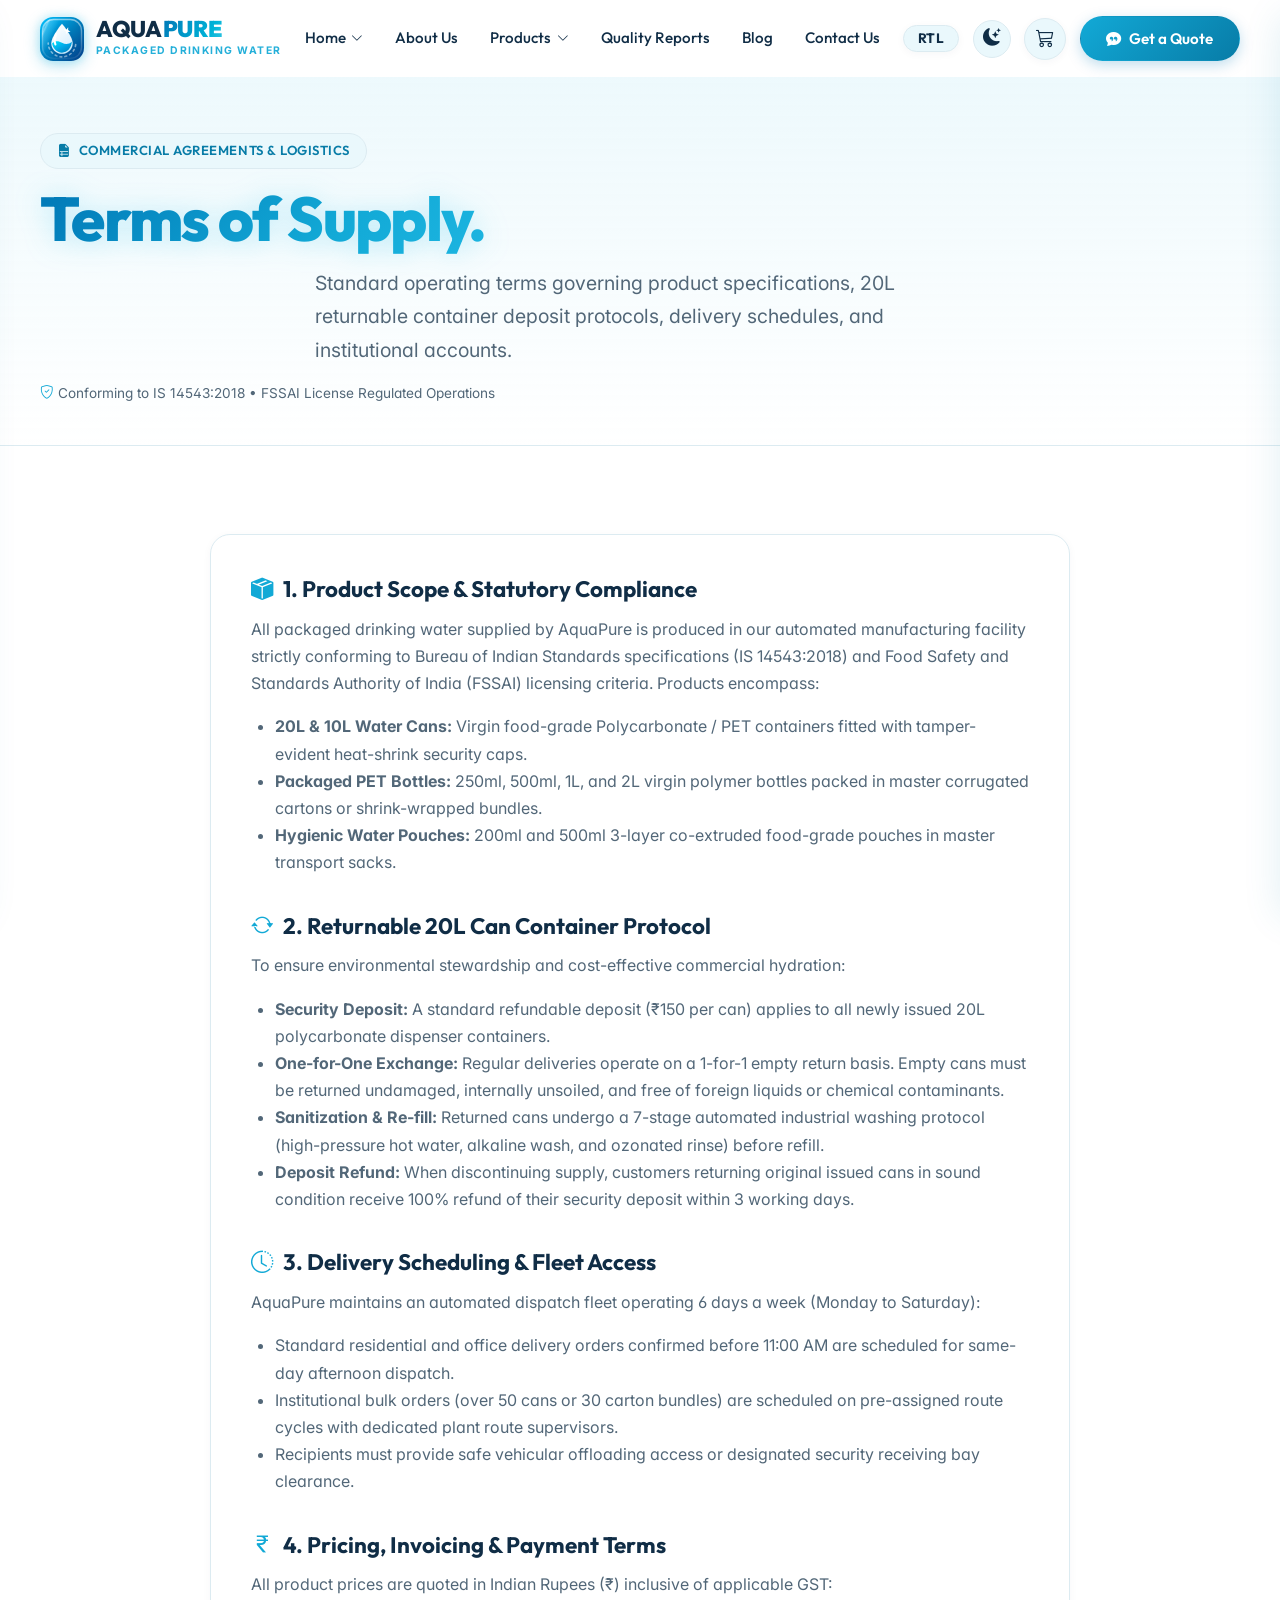
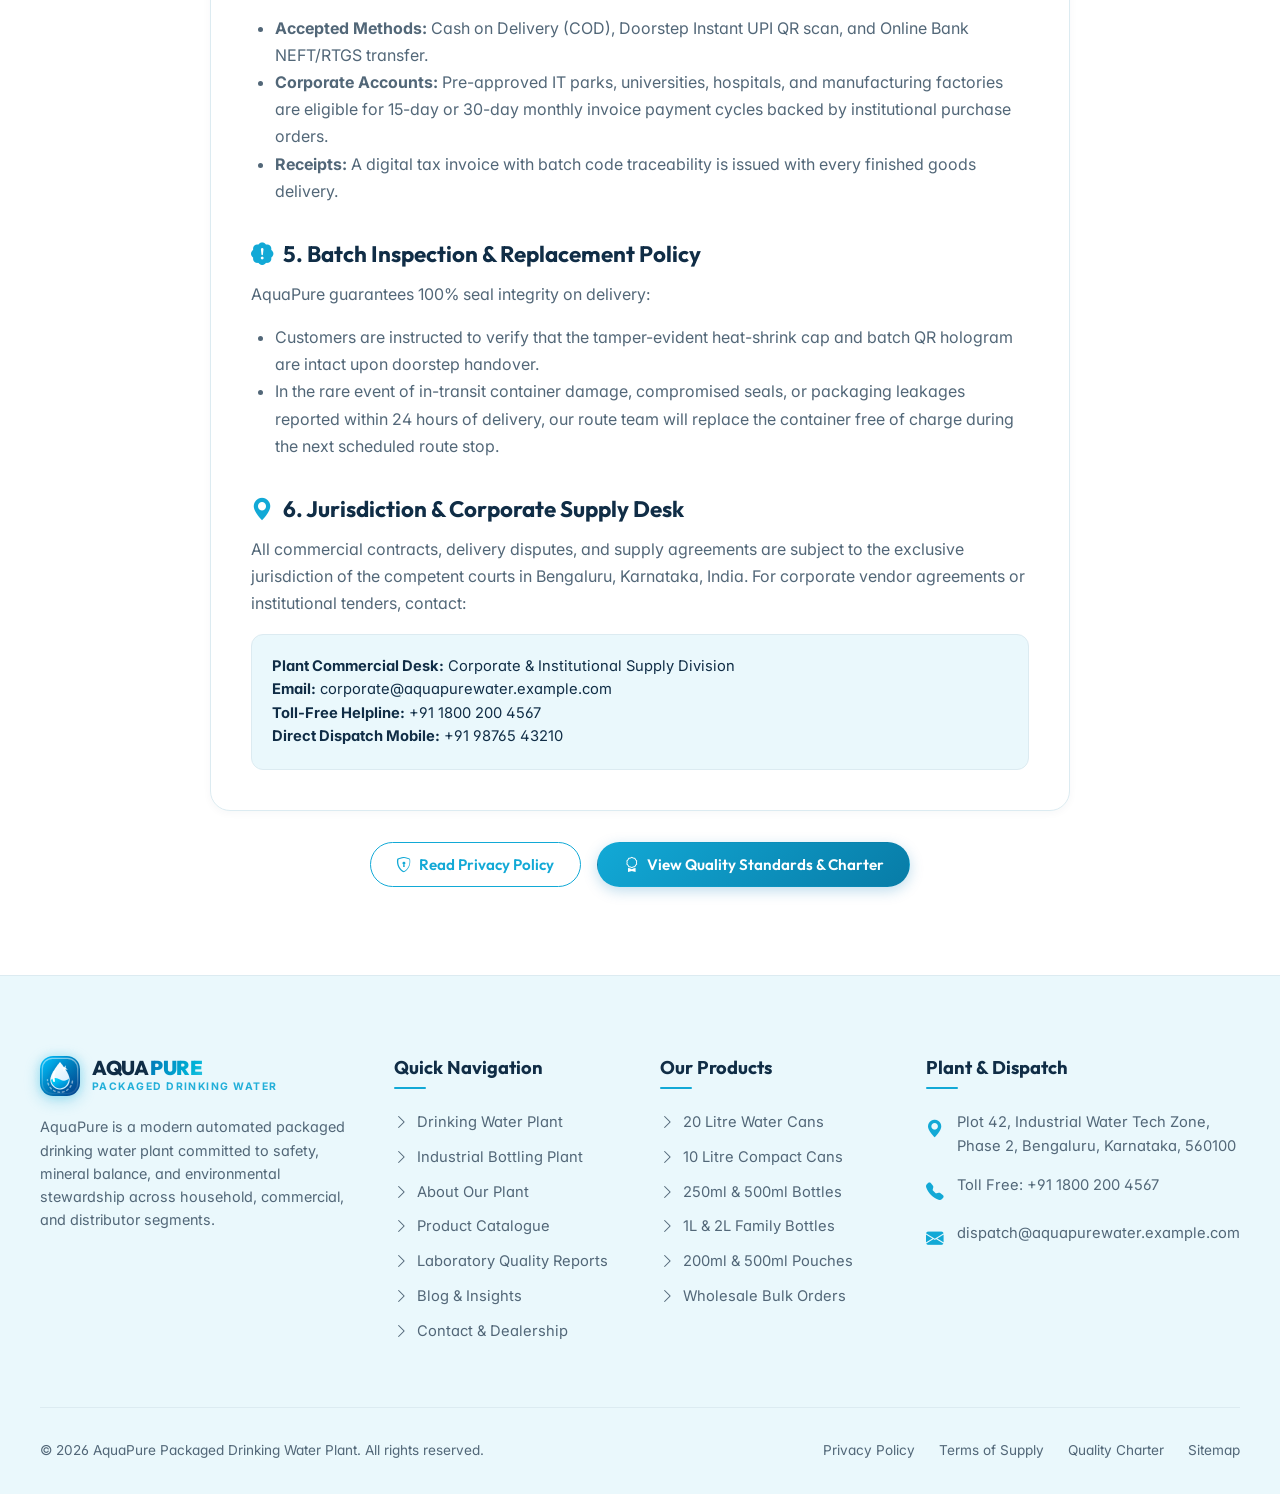
<file: terms-of-supply.html>
<!DOCTYPE html>
<html lang="en" dir="ltr" data-theme="light">
<head>
  <!-- Character Encoding & Responsive Viewport -->
  <meta charset="UTF-8">
  <meta name="viewport" content="width=device-width, initial-scale=1.0">

  <!-- Primary Meta Tags -->
  <title>Terms of Supply & Commercial Policy | AquaPure Water Plant</title>
  <meta name="title" content="Terms of Supply & Commercial Policy | AquaPure Water Plant">
  <meta name="description" content="Review AquaPure's official Terms of Supply. Comprehensive guidelines for 20L returnable cans, PET bottle cartons, delivery schedules, quality warranty, and payments.">
  <meta name="keywords" content="aquapure terms of supply, water delivery terms, 20L can deposit policy, commercial water plant agreement">
  <meta name="author" content="AquaPure Packaged Drinking Water">
  <meta name="robots" content="index, follow">
  <meta name="theme-color" content="#0077b6">

  <!-- Canonical URL -->
  <link rel="canonical" href="https://www.aquapurewater.example.com/terms.html">

  <!-- Favicon & Icons -->
  <link rel="icon" type="image/svg+xml" href="assets/images/logo-icon.svg">
  <link rel="apple-touch-icon" href="assets/images/logo-icon.svg">

  <!-- Fonts & Icons -->
  <link rel="preconnect" href="https://cdn.jsdelivr.net" crossorigin>
  <link rel="preconnect" href="https://fonts.googleapis.com">
  <link rel="preconnect" href="https://fonts.gstatic.com" crossorigin>
  <link rel="stylesheet" href="https://cdn.jsdelivr.net/npm/bootstrap-icons@1.11.3/font/bootstrap-icons.min.css">
  <link rel="stylesheet" href="https://fonts.googleapis.com/css2?family=Inter:wght@400;500;600;700&family=Outfit:wght@400;500;600;700;800;900&family=Plus+Jakarta+Sans:wght@400;500;600;700;800&display=swap">

  <!-- Custom Stylesheets -->
  <link rel="stylesheet" href="assets/css/themes.css">
  <link rel="stylesheet" href="assets/css/style.css?v=4.8">
  <link rel="stylesheet" href="assets/css/typography.css">
  <link rel="stylesheet" href="assets/css/animations.css">
  <link rel="stylesheet" href="assets/css/hero-animations.css">
  <link rel="stylesheet" href="assets/css/responsive.css?v=2.0">
  <link rel="stylesheet" href="assets/css/background-particles.css">
</head>
<body>
  <!-- Accessible Skip Link -->
  <a href="#mainContent" class="skip-to-content">Skip to main content</a>

  <!-- Animated Water Background Canvas -->
  <canvas id="bgParticlesCanvas" class="bg-particles-canvas" aria-hidden="true"></canvas>

  <!-- Sticky Header & Navigation -->
  <header class="site-header" id="siteHeader">
    <div class="container navbar">
      <!-- Brand Logo -->
      <a href="index.html" class="brand-logo" aria-label="AquaPure Home">
        <img src="assets/images/logo-icon.svg" alt="AquaPure Logo" class="brand-logo-emblem" width="44" height="44" decoding="async">
        <div class="brand-text">
          <span class="brand-name">AQUA<span>PURE</span></span>
          <span class="brand-tagline">PACKAGED DRINKING WATER</span>
        </div>
      </a>

      <!-- Desktop Navigation Menu -->
      <nav aria-label="Primary Navigation">
        <ul class="nav-menu">
          <li class="nav-item dropdown">
            <a href="index.html" class="nav-link dropdown-toggle" aria-haspopup="true" aria-expanded="false">
              Home <i class="bi bi-chevron-down"></i>
            </a>
            <ul class="dropdown-menu">
              <li><a href="index.html" class="dropdown-item"><i class="bi bi-droplet-fill"></i> Drinking Water Plant</a></li>
              <li><a href="home-2.html" class="dropdown-item"><i class="bi bi-building-gear"></i> Industrial Bottling Plant</a></li>
            </ul>
          </li>
          <li class="nav-item"><a href="about.html" class="nav-link">About Us</a></li>
          <li class="nav-item dropdown">
            <a href="products.html" class="nav-link dropdown-toggle" aria-haspopup="true" aria-expanded="false">
              Products <i class="bi bi-chevron-down"></i>
            </a>
            <ul class="dropdown-menu">
              <li><a href="products.html" class="dropdown-item"><i class="bi bi-grid-fill"></i> All Packaging Products</a></li>
              <li><a href="water-cans.html" class="dropdown-item"><i class="bi bi-bucket-fill"></i> 20L &amp; 10L Water Cans</a></li>
              <li><a href="water-bottles.html" class="dropdown-item"><i class="bi bi-cup-straw"></i> Packaged PET Bottles</a></li>
              <li><a href="water-pouches.html" class="dropdown-item"><i class="bi bi-box2-fill"></i> Hygienic Water Pouches</a></li>
            </ul>
          </li>
          <li class="nav-item"><a href="quality-reports.html" class="nav-link">Quality Reports</a></li>
          <li class="nav-item"><a href="blog.html" class="nav-link">Blog</a></li>
          <li class="nav-item"><a href="contact.html" class="nav-link">Contact Us</a></li>
        </ul>
      </nav>

      <!-- Nav Controls: Direction, Cart, Theme, Quote -->
      <div class="nav-actions">
        <button type="button" class="rtl-toggle-btn" aria-label="Toggle Direction: Right to Left (RTL)" title="Right to Left (RTL)">
          <span class="dir-label">RTL</span>
        </button>
        <button type="button" class="theme-toggle-btn" aria-label="Toggle Theme" title="Toggle Light/Dark Theme">
          <i class="bi bi-moon-stars-fill"></i>
        </button>

        <button type="button" class="cart-btn" id="cartToggleBtn" aria-label="View Shopping Cart" title="Shopping Cart">
          <i class="bi bi-cart3"></i>
          <span class="cart-badge">0</span>
        </button>
        <button type="button" class="btn btn-primary" data-modal-open="#quoteModal">
          <i class="bi bi-chat-quote-fill"></i> Get a Quote
        </button>
        <button type="button" class="mobile-nav-toggle" aria-label="Open Navigation Menu" aria-expanded="false">
          <i class="bi bi-list"></i>
        </button>
      </div>
    </div>
  </header>

  <!-- Mobile Navigation Drawer Overlay -->
  <div class="mobile-drawer-overlay"></div>
  <aside class="mobile-drawer" aria-label="Mobile Navigation Drawer">
    <div class="mobile-drawer-header">
      <div class="brand-logo">
        <img src="assets/images/logo-icon.svg" alt="AquaPure Logo" class="brand-logo-emblem" width="34" height="34" decoding="async">
        <span class="brand-name" style="font-size:1.15rem;">AQUA<span>PURE</span></span>
      </div>
      <button type="button" class="close-drawer-btn" aria-label="Close Navigation Menu"><i class="bi bi-x-lg"></i></button>
    </div>
    <ul class="mobile-menu-list">
      <li><a href="index.html" class="mobile-nav-link">Home</a></li>
      <li><a href="about.html" class="mobile-nav-link">About Us</a></li>
      <li><a href="products.html" class="mobile-nav-link">Products</a></li>
      <li><a href="quality-reports.html" class="mobile-nav-link">Quality Reports</a></li>
      <li><a href="blog.html" class="mobile-nav-link">Blog</a></li>
      <li><a href="contact.html" class="mobile-nav-link">Contact Us</a></li>
    </ul>
  </aside>

  <!-- MAIN CONTENT -->
  <main id="mainContent">
    <!-- Header Hero Banner -->
    <section class="section py-50" style="background:var(--hero-gradient); border-bottom:1px solid var(--border-color); padding-block:3.5rem 2.5rem;">
      <div class="container text-center">
        <div class="badge-pill" style="margin-bottom:0.8rem;">
          <i class="bi bi-file-earmark-ruled-fill"></i> Commercial Agreements &amp; Logistics
        </div>
        <h1 class="hero-title" style="margin-bottom:0.8rem;">
          <span class="aqua-gradient">Terms of Supply.&lrm;</span>
        </h1>
        <p class="hero-description" style="margin:0 auto; max-width:650px;">
          Standard operating terms governing product specifications, 20L returnable container deposit protocols, delivery schedules, and institutional accounts.
        </p>
        <div style="font-size:0.85rem; color:var(--body-text); margin-top:1rem;">
          <i class="bi bi-shield-check" style="color:var(--primary-blue);"></i> Conforming to IS 14543:2018 &bull; FSSAI License Regulated Operations
        </div>
      </div>
    </section>

    <!-- Terms Content Section -->
    <section class="section">
      <div class="container" style="max-width:900px;">
        <div class="card" style="padding:2.5rem; margin-bottom:2rem; border-radius:20px;">
          
          <div style="margin-bottom:2.2rem;">
            <h3 style="color:var(--heading); font-size:1.4rem; display:flex; align-items:center; gap:0.6rem; margin-bottom:0.8rem;">
              <i class="bi bi-box-seam-fill" style="color:var(--primary-blue);"></i> 1. Product Scope &amp; Statutory Compliance
            </h3>
            <p style="color:var(--body-text); line-height:1.7;">
              All packaged drinking water supplied by AquaPure is produced in our automated manufacturing facility strictly conforming to Bureau of Indian Standards specifications (IS 14543:2018) and Food Safety and Standards Authority of India (FSSAI) licensing criteria. Products encompass:
            </p>
            <ul style="color:var(--body-text); line-height:1.7; padding-left:1.5rem;">
              <li><strong>20L &amp; 10L Water Cans:</strong> Virgin food-grade Polycarbonate / PET containers fitted with tamper-evident heat-shrink security caps.</li>
              <li><strong>Packaged PET Bottles:</strong> 250ml, 500ml, 1L, and 2L virgin polymer bottles packed in master corrugated cartons or shrink-wrapped bundles.</li>
              <li><strong>Hygienic Water Pouches:</strong> 200ml and 500ml 3-layer co-extruded food-grade pouches in master transport sacks.</li>
            </ul>
          </div>

          <div style="margin-bottom:2.2rem;">
            <h3 style="color:var(--heading); font-size:1.4rem; display:flex; align-items:center; gap:0.6rem; margin-bottom:0.8rem;">
              <i class="bi bi-arrow-repeat" style="color:var(--primary-blue);"></i> 2. Returnable 20L Can Container Protocol
            </h3>
            <p style="color:var(--body-text); line-height:1.7;">
              To ensure environmental stewardship and cost-effective commercial hydration:
            </p>
            <ul style="color:var(--body-text); line-height:1.7; padding-left:1.5rem;">
              <li><strong>Security Deposit:</strong> A standard refundable deposit (₹150 per can) applies to all newly issued 20L polycarbonate dispenser containers.</li>
              <li><strong>One-for-One Exchange:</strong> Regular deliveries operate on a 1-for-1 empty return basis. Empty cans must be returned undamaged, internally unsoiled, and free of foreign liquids or chemical contaminants.</li>
              <li><strong>Sanitization &amp; Re-fill:</strong> Returned cans undergo a 7-stage automated industrial washing protocol (high-pressure hot water, alkaline wash, and ozonated rinse) before refill.</li>
              <li><strong>Deposit Refund:</strong> When discontinuing supply, customers returning original issued cans in sound condition receive 100% refund of their security deposit within 3 working days.</li>
            </ul>
          </div>

          <div style="margin-bottom:2.2rem;">
            <h3 style="color:var(--heading); font-size:1.4rem; display:flex; align-items:center; gap:0.6rem; margin-bottom:0.8rem;">
              <i class="bi bi-clock-history" style="color:var(--primary-blue);"></i> 3. Delivery Scheduling &amp; Fleet Access
            </h3>
            <p style="color:var(--body-text); line-height:1.7;">
              AquaPure maintains an automated dispatch fleet operating 6 days a week (Monday to Saturday):
            </p>
            <ul style="color:var(--body-text); line-height:1.7; padding-left:1.5rem;">
              <li>Standard residential and office delivery orders confirmed before 11:00 AM are scheduled for same-day afternoon dispatch.</li>
              <li>Institutional bulk orders (over 50 cans or 30 carton bundles) are scheduled on pre-assigned route cycles with dedicated plant route supervisors.</li>
              <li>Recipients must provide safe vehicular offloading access or designated security receiving bay clearance.</li>
            </ul>
          </div>

          <div style="margin-bottom:2.2rem;">
            <h3 style="color:var(--heading); font-size:1.4rem; display:flex; align-items:center; gap:0.6rem; margin-bottom:0.8rem;">
              <i class="bi bi-currency-rupee" style="color:var(--primary-blue);"></i> 4. Pricing, Invoicing &amp; Payment Terms
            </h3>
            <p style="color:var(--body-text); line-height:1.7;">
              All product prices are quoted in Indian Rupees (₹) inclusive of applicable GST:
            </p>
            <ul style="color:var(--body-text); line-height:1.7; padding-left:1.5rem;">
              <li><strong>Accepted Methods:</strong> Cash on Delivery (COD), Doorstep Instant UPI QR scan, and Online Bank NEFT/RTGS transfer.</li>
              <li><strong>Corporate Accounts:</strong> Pre-approved IT parks, universities, hospitals, and manufacturing factories are eligible for 15-day or 30-day monthly invoice payment cycles backed by institutional purchase orders.</li>
              <li><strong>Receipts:</strong> A digital tax invoice with batch code traceability is issued with every finished goods delivery.</li>
            </ul>
          </div>

          <div style="margin-bottom:2.2rem;">
            <h3 style="color:var(--heading); font-size:1.4rem; display:flex; align-items:center; gap:0.6rem; margin-bottom:0.8rem;">
              <i class="bi bi-patch-exclamation-fill" style="color:var(--primary-blue);"></i> 5. Batch Inspection &amp; Replacement Policy
            </h3>
            <p style="color:var(--body-text); line-height:1.7;">
              AquaPure guarantees 100% seal integrity on delivery:
            </p>
            <ul style="color:var(--body-text); line-height:1.7; padding-left:1.5rem;">
              <li>Customers are instructed to verify that the tamper-evident heat-shrink cap and batch QR hologram are intact upon doorstep handover.</li>
              <li>In the rare event of in-transit container damage, compromised seals, or packaging leakages reported within 24 hours of delivery, our route team will replace the container free of charge during the next scheduled route stop.</li>
            </ul>
          </div>

          <div>
            <h3 style="color:var(--heading); font-size:1.4rem; display:flex; align-items:center; gap:0.6rem; margin-bottom:0.8rem;">
              <i class="bi bi-geo-alt-fill" style="color:var(--primary-blue);"></i> 6. Jurisdiction &amp; Corporate Supply Desk
            </h3>
            <p style="color:var(--body-text); line-height:1.7;">
              All commercial contracts, delivery disputes, and supply agreements are subject to the exclusive jurisdiction of the competent courts in Bengaluru, Karnataka, India. For corporate vendor agreements or institutional tenders, contact:
            </p>
            <div style="background:var(--bg-secondary); border-radius:12px; padding:1.25rem; border:1px solid var(--border-color); font-size:0.92rem; color:var(--heading);">
              <div><strong>Plant Commercial Desk:</strong> Corporate &amp; Institutional Supply Division</div>
              <div><strong>Email:</strong> corporate@aquapurewater.example.com</div>
              <div><strong>Toll-Free Helpline:</strong> +91 1800 200 4567</div>
              <div><strong>Direct Dispatch Mobile:</strong> +91 98765 43210</div>
            </div>
          </div>

        </div>

        <div style="display:flex; justify-content:center; gap:1rem; flex-wrap:wrap;">
          <a href="privacy-policy.html" class="btn btn-outline"><i class="bi bi-shield-lock"></i> Read Privacy Policy</a>
          <a href="quality-reports.html#qualityCharter" class="btn btn-primary"><i class="bi bi-award"></i> View Quality Standards &amp; Charter</a>
        </div>
      </div>
    </section>
  </main>

  <!-- Site Footer -->
  <footer class="site-footer">
    <div class="container">
      <div class="footer-grid">
        <div class="footer-col">
          <a href="index.html" class="brand-logo" aria-label="AquaPure Home" style="margin-bottom:1.2rem;">
            <img src="assets/images/logo-icon.svg" alt="AquaPure Logo" class="brand-logo-emblem" width="40" height="40" style="width:40px; height:40px;" decoding="async">
            <div class="brand-text">
              <span class="brand-name" style="font-size:1.25rem;">AQUA<span>PURE</span></span>
              <span class="brand-tagline">PACKAGED DRINKING WATER</span>
            </div>
          </a>
          <p style="font-size:0.9rem; line-height:1.6; margin-bottom:1.5rem;">
            AquaPure is a modern automated packaged drinking water plant committed to safety, mineral balance, and environmental stewardship across household, commercial, and distributor segments.
          </p>
        </div>
        <div class="footer-col">
          <h4>Quick Navigation</h4>
          <ul class="footer-links">
            <li><a href="index.html"><i class="bi bi-chevron-right"></i> Drinking Water Plant</a></li>
            <li><a href="home-2.html"><i class="bi bi-chevron-right"></i> Industrial Bottling Plant</a></li>
            <li><a href="about.html"><i class="bi bi-chevron-right"></i> About Our Plant</a></li>
            <li><a href="products.html"><i class="bi bi-chevron-right"></i> Product Catalogue</a></li>
            <li><a href="quality-reports.html"><i class="bi bi-chevron-right"></i> Laboratory Quality Reports</a></li>
            <li><a href="blog.html"><i class="bi bi-chevron-right"></i> Blog &amp; Insights</a></li>
            <li><a href="contact.html"><i class="bi bi-chevron-right"></i> Contact &amp; Dealership</a></li>
          </ul>
        </div>
        <div class="footer-col">
          <h4>Our Products</h4>
          <ul class="footer-links">
            <li><a href="water-cans.html#can20L"><i class="bi bi-chevron-right"></i> 20 Litre Water Cans</a></li>
            <li><a href="water-cans.html#can10L"><i class="bi bi-chevron-right"></i> 10 Litre Compact Cans</a></li>
            <li><a href="water-bottles.html#bottles250-500"><i class="bi bi-chevron-right"></i> 250ml &amp; 500ml Bottles</a></li>
            <li><a href="water-bottles.html#bottles1L-2L"><i class="bi bi-chevron-right"></i> 1L &amp; 2L Family Bottles</a></li>
            <li><a href="water-pouches.html#pouchesSection"><i class="bi bi-chevron-right"></i> 200ml &amp; 500ml Pouches</a></li>
            <li><a href="contact.html#distributorForm"><i class="bi bi-chevron-right"></i> Wholesale Bulk Orders</a></li>
          </ul>
        </div>
        <div class="footer-col">
          <h4>Plant &amp; Dispatch</h4>
          <ul class="footer-contact-list">
            <li class="footer-contact-item"><i class="bi bi-geo-alt-fill"></i> <span>Plot 42, Industrial Water Tech Zone, Phase 2, Bengaluru, Karnataka, 560100</span></li>
            <li class="footer-contact-item"><i class="bi bi-telephone-fill"></i> <span>Toll Free: +91 1800 200 4567</span></li>
            <li class="footer-contact-item"><i class="bi bi-envelope-fill"></i> <span>dispatch@aquapurewater.example.com</span></li>
          </ul>
        </div>
      </div>
      <div class="footer-bottom">
        <div>&copy; 2026 AquaPure Packaged Drinking Water Plant. All rights reserved.</div>
        <div class="footer-legal-links">
          <a href="privacy-policy.html">Privacy Policy</a>
          <a href="terms.html">Terms of Supply</a>
          <a href="quality-reports.html#qualityCharter">Quality Charter</a>
          <a href="products.html">Sitemap</a>
        </div>
      </div>
    </div>
  </footer>

  <!-- Floating Back to Top Button -->
  <button type="button" class="back-to-top" aria-label="Back to Top"><i class="bi bi-arrow-up"></i></button>

  <!-- Quote Modal -->
  <div class="modal-overlay" id="quoteModal" role="dialog" aria-modal="true" aria-labelledby="modalTitle">
    <div class="modal-card">
      <button type="button" class="modal-close-btn" data-modal-close aria-label="Close Modal"><i class="bi bi-x-lg"></i></button>
      <div class="modal-header">
        <div class="badge-pill" style="margin-bottom:0.4rem;"><i class="bi bi-file-earmark-spreadsheet"></i> Instant Enquiry</div>
        <h3 class="modal-title" id="modalTitle">Request Product Quote</h3>
        <p style="font-size:0.88rem; color:var(--body-text); margin:0;">Complete the form below and our supply desk will dispatch pricing within 30 minutes.</p>
      </div>
      <div class="modal-body">
        <form class="validated-form" id="quoteRequestForm" novalidate>
          <div class="form-group">
            <label class="form-label" for="qName">Full Name *</label>
            <input type="text" id="qName" class="form-control" placeholder="Your Name" required>
            <div class="invalid-feedback">Please enter your full name.</div>
          </div>
          <div class="form-group">
            <label class="form-label" for="qPhone">Phone Number *</label>
            <input type="tel" id="qPhone" class="form-control" placeholder="10-digit mobile number" required pattern="[0-9]{10}">
            <div class="invalid-feedback">Please enter a valid 10-digit mobile number.</div>
          </div>
          <div class="form-group">
            <label class="form-label" for="qProduct">Product Required *</label>
            <select id="qProduct" class="form-control" required>
              <option value="20L Water Cans">20L Standard Commercial Water Can</option>
              <option value="10L Compact Cans">10L Compact Easy-Carry Water Can</option>
              <option value="1L PET Bottles">1L Dining PET Bottles (Carton)</option>
              <option value="500ml PET Bottles">500ml Daily PET Bottles (Carton)</option>
              <option value="250ml Mini Bottles">250ml Event PET Bottles (Carton)</option>
              <option value="200ml Pouches">200ml Hygienic Pouches (50-Pack)</option>
            </select>
          </div>
          <button type="submit" class="btn btn-primary btn-block btn-lg" style="margin-top:1.5rem;">
            <i class="bi bi-send-fill"></i> Submit Quote Request
          </button>
        </form>
      </div>
    </div>
  </div>

  <!-- JavaScript Modules -->
  <script src="assets/js/theme.js"></script>
  <script src="assets/js/cart.js"></script>
  <script src="assets/js/main.js"></script>
</body>
</html>
</file>
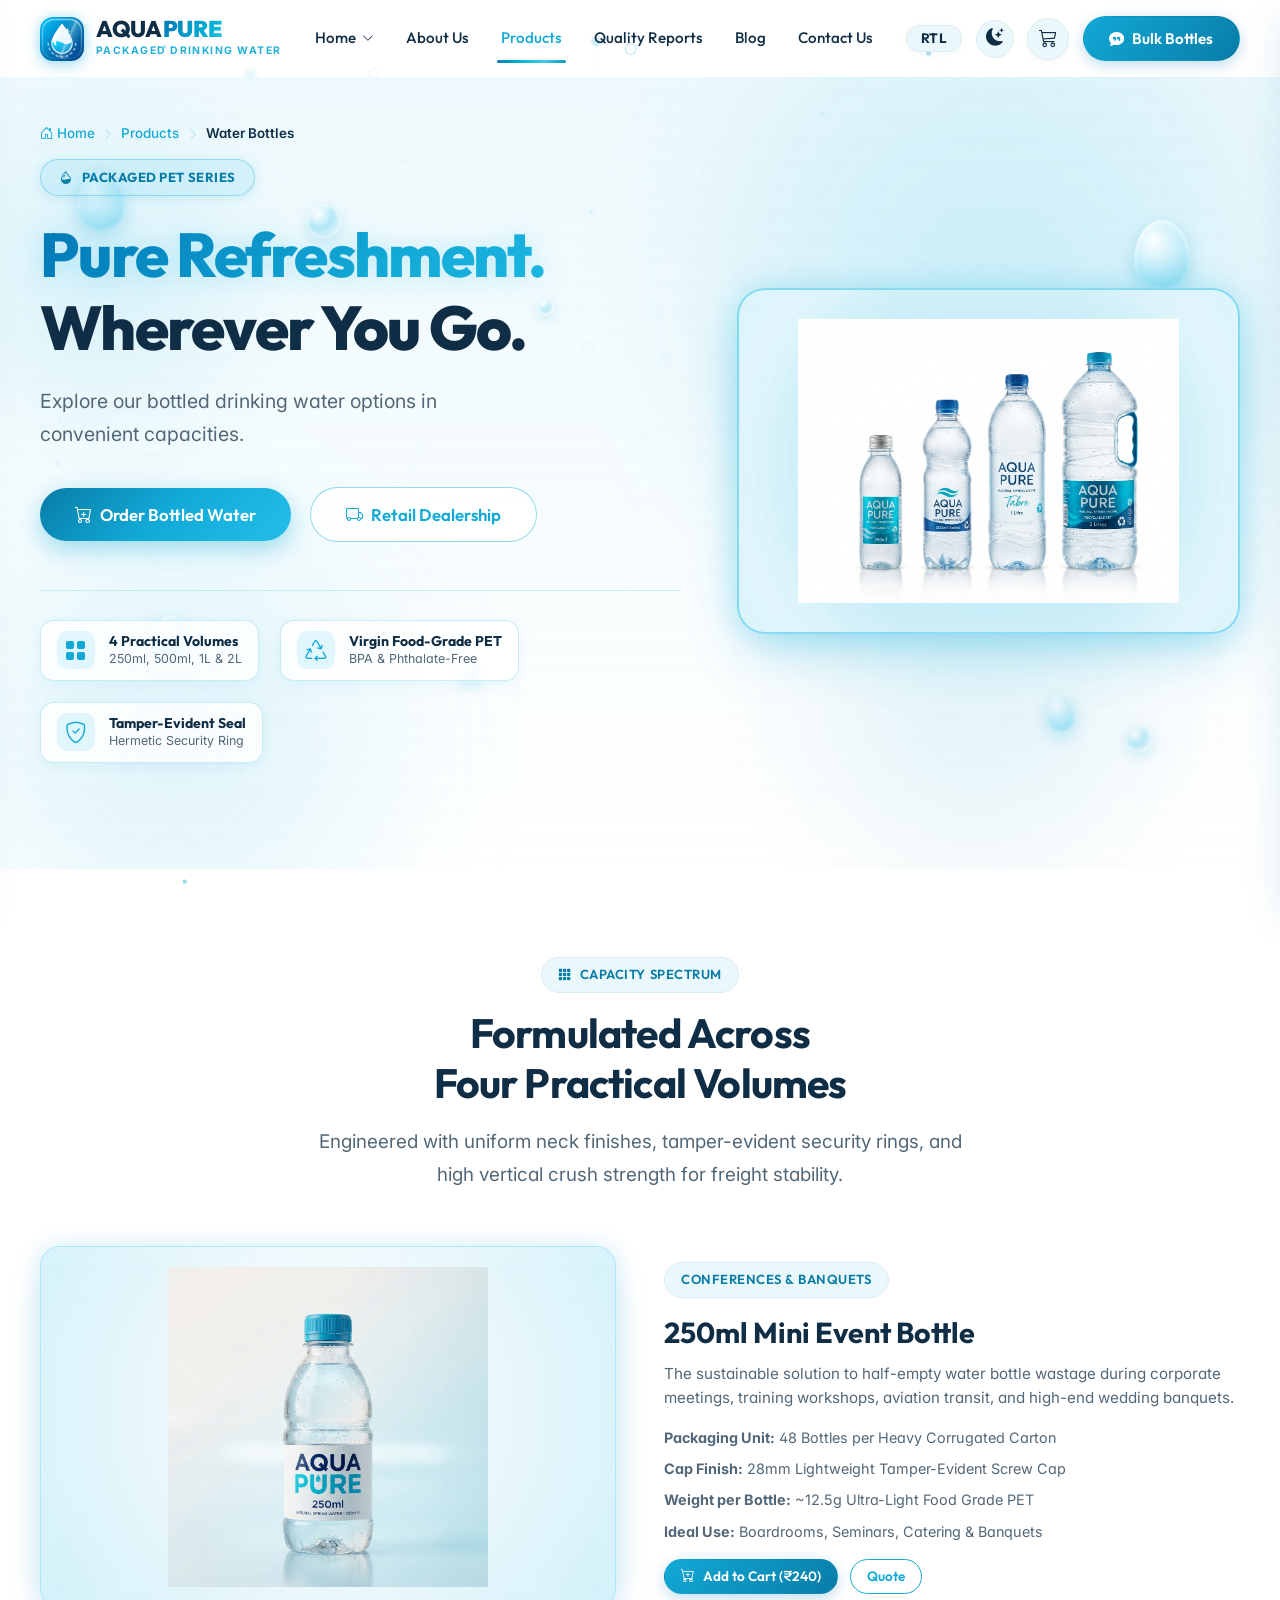
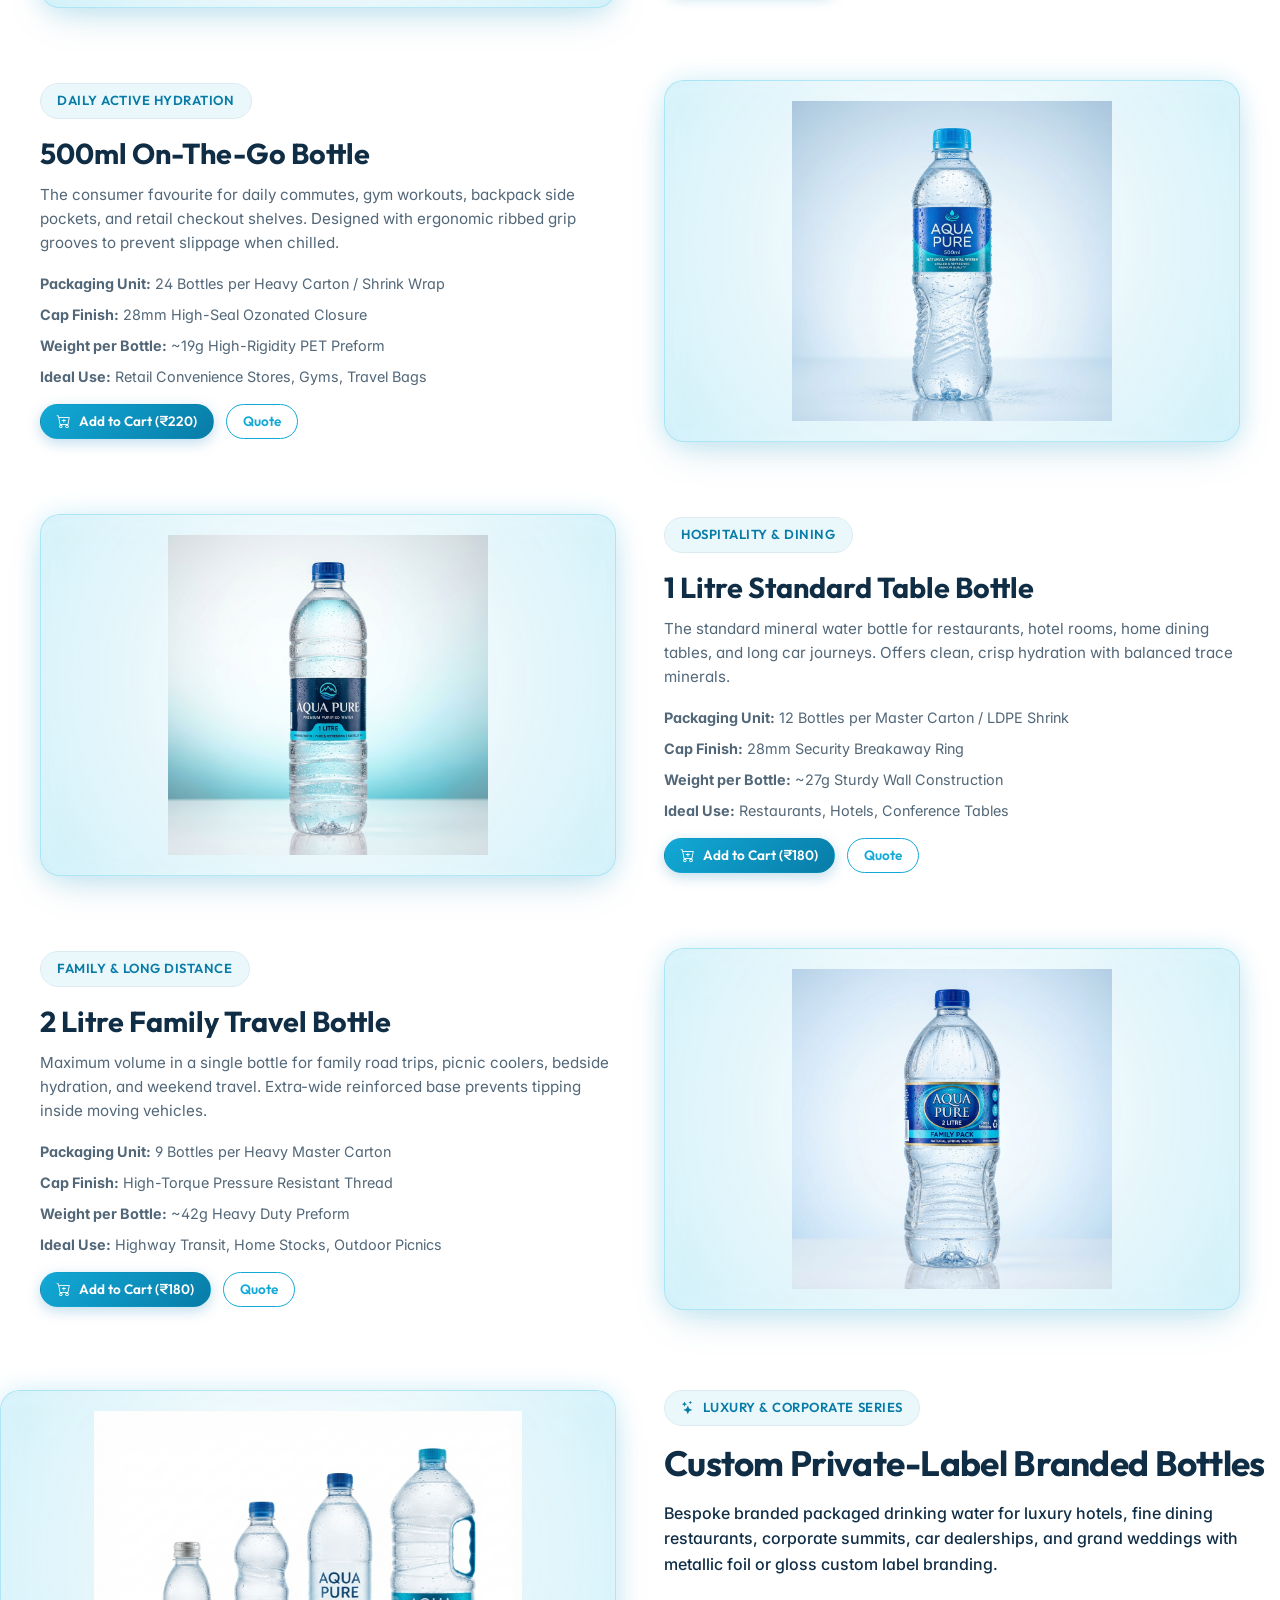
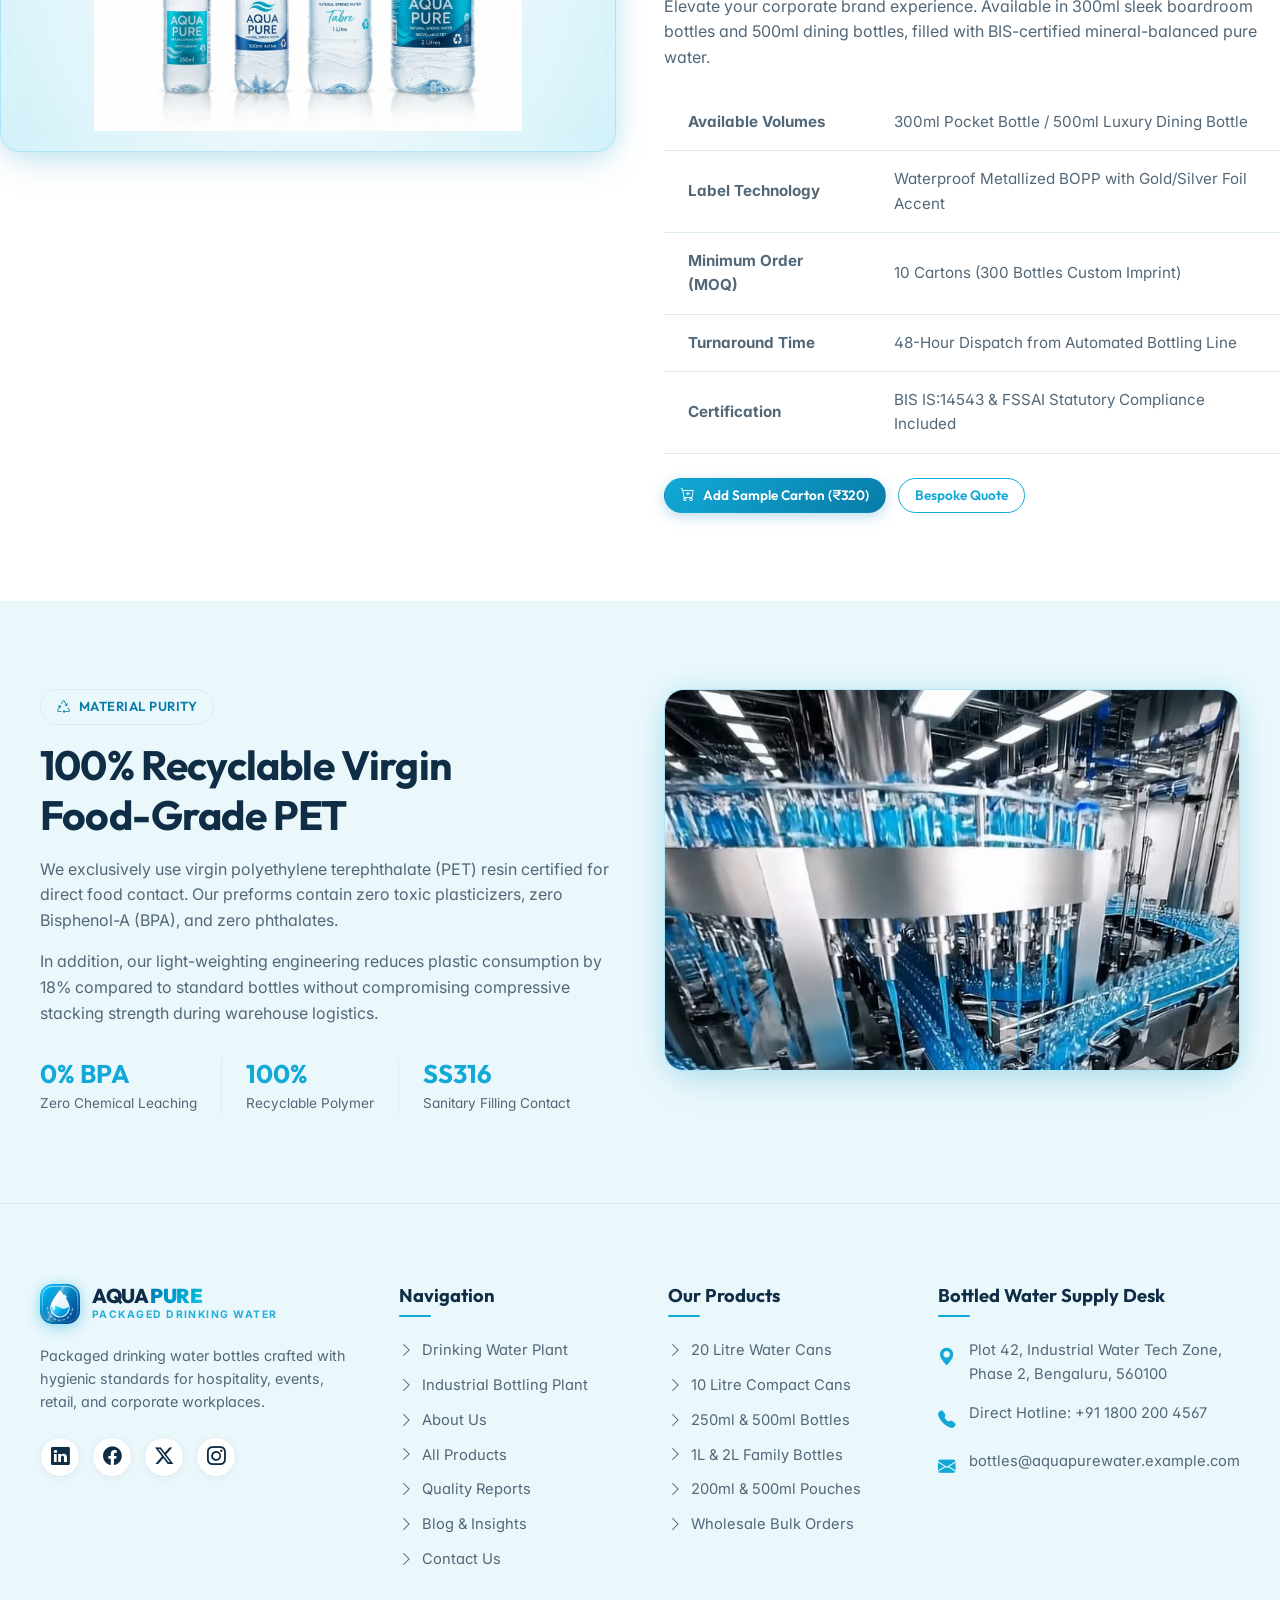
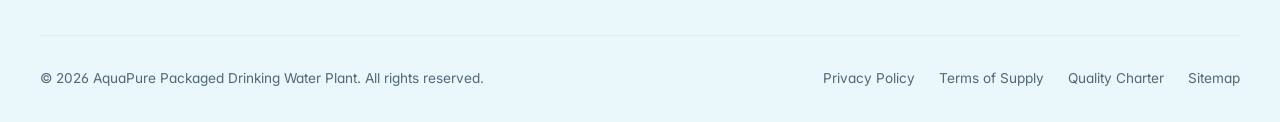
<file: water-bottles.html>
<!DOCTYPE html>
<html lang="en" dir="ltr" data-theme="light">
<head>
  <!-- Character Encoding & Responsive Viewport -->
  <meta charset="UTF-8">
  <meta name="viewport" content="width=device-width, initial-scale=1.0">

  <!-- Primary Meta Tags -->
  <title>Packaged Drinking Water Bottles (250ml - 2L) | AquaPure</title>
  <meta name="title" content="Packaged Drinking Water Bottles (250ml - 2L) | AquaPure">
  <meta name="description" content="Explore AquaPure's 100% recyclable, food-grade PET packaged drinking water bottles in 250ml, 500ml, 1L, and 2L formats for events, hotels, and retail.">
  <meta name="keywords" content="drinking water bottles, 500ml mineral water, 1L water bottle, 250ml pocket bottle, wholesale bottled water, PET water bottle supplier">
  <meta name="author" content="AquaPure Packaged Drinking Water">
  <meta name="robots" content="index, follow, max-image-preview:large, max-snippet:-1, max-video-preview:-1">
  <meta name="theme-color" content="#0077b6">

  <!-- Canonical URL -->
  <link rel="canonical" href="https://www.aquapurewater.example.com/water-bottles.html">

  <!-- Favicon & Icons -->
  <link rel="icon" type="image/svg+xml" href="assets/images/logo-icon.svg">
  <link rel="apple-touch-icon" href="assets/images/logo-icon.svg">

  <!-- Resource Hints for Performance Optimization -->
  <link rel="preconnect" href="https://cdn.jsdelivr.net" crossorigin>
  <link rel="preconnect" href="https://images.unsplash.com" crossorigin>
  <link rel="dns-prefetch" href="https://cdn.jsdelivr.net">
  <link rel="dns-prefetch" href="https://images.unsplash.com">

  <!-- Open Graph / Facebook Protocol -->
  <meta property="og:type" content="website">
  <meta property="og:site_name" content="AquaPure">
  <meta property="og:locale" content="en_US">
  <meta property="og:url" content="https://www.aquapurewater.example.com/water-bottles.html">
  <meta property="og:title" content="Packaged Drinking Water Bottles (250ml, 500ml, 1L, 2L) | AquaPure">
  <meta property="og:description" content="Pure, mineral-balanced water in recyclable clear PET bottles for retail, events, hotels, and daily hydration.">
  <meta property="og:image" content="https://images.unsplash.com/photo-1602143407151-7111542de6e8?auto=format&fit=crop&w=1200&q=80&h=630&og=water-bottles">
  <meta property="og:image:width" content="1200">
  <meta property="og:image:height" content="630">
  <meta property="og:image:alt" content="AquaPure Packaged Mineral Water Bottle Range">

  <!-- Twitter Card Protocol -->
  <meta name="twitter:card" content="summary_large_image">
  <meta name="twitter:site" content="@AquaPureWater">
  <meta name="twitter:title" content="Packaged Drinking Water Bottles (250ml, 500ml, 1L, 2L) | AquaPure">
  <meta name="twitter:description" content="Pure, mineral-balanced water in recyclable clear PET bottles for retail, events, hotels, and daily hydration.">
  <meta name="twitter:image" content="https://images.unsplash.com/photo-1602143407151-7111542de6e8?auto=format&fit=crop&w=1200&q=80&h=630&og=water-bottles">
  <meta name="twitter:image:alt" content="AquaPure Packaged Mineral Water Bottle Range">

  <!-- Bootstrap Icons CDN -->
  <link rel="stylesheet" href="https://cdn.jsdelivr.net/npm/bootstrap-icons@1.11.3/font/bootstrap-icons.min.css">

    <!-- Google Fonts: Outfit & Plus Jakarta Sans -->
  <link rel="preconnect" href="https://fonts.googleapis.com">
  <link rel="preconnect" href="https://fonts.gstatic.com" crossorigin>
  <link rel="stylesheet" href="https://fonts.googleapis.com/css2?family=Inter:wght@400;500;600;700&family=Outfit:wght@400;500;600;700;800;900&family=Plus+Jakarta+Sans:wght@400;500;600;700;800&display=swap">

  <!-- Custom Stylesheets -->
  <link rel="stylesheet" href="assets/css/themes.css">
  <link rel="stylesheet" href="assets/css/style.css?v=4.8">
  <link rel="stylesheet" href="assets/css/typography.css">
  <link rel="stylesheet" href="assets/css/animations.css">
  <link rel="stylesheet" href="assets/css/hero-animations.css">
  <link rel="stylesheet" href="assets/css/responsive.css?v=3.5">
  <link rel="stylesheet" href="assets/css/background-particles.css">

  <!-- Schema.org JSON-LD Structured Data Graph -->
  <script type="application/ld+json">
  {
    "@context": "https://schema.org",
    "@graph": [
      {
        "@type": "Product",
        "@id": "https://www.aquapurewater.example.com/water-bottles.html#product-1l",
        "name": "AquaPure 1 Litre Packaged Drinking Water Bottle",
        "image": "https://images.unsplash.com/photo-1602143407151-7111542de6e8?auto=format&fit=crop&w=1200&q=80",
        "description": "Ergonomic 1L PET water bottle with optimal mineral balance (TDS 80-120 PPM).",
        "brand": {
          "@type": "Brand",
          "name": "AquaPure"
        },
        "offers": {
          "@type": "Offer",
          "priceCurrency": "INR",
          "price": "20",
          "availability": "https://schema.org/InStock",
          "url": "https://www.aquapurewater.example.com/water-bottles.html"
        }
      },
      {
        "@type": "BreadcrumbList",
        "itemListElement": [
          {
            "@type": "ListItem",
            "position": 1,
            "name": "Home",
            "item": "https://www.aquapurewater.example.com/index.html"
          },
          {
            "@type": "ListItem",
            "position": 2,
            "name": "Products",
            "item": "https://www.aquapurewater.example.com/products.html"
          },
          {
            "@type": "ListItem",
            "position": 3,
            "name": "Water Bottles",
            "item": "https://www.aquapurewater.example.com/water-bottles.html"
          }
        ]
      }
    ]
  }
  </script>
</head>
<body>

  <!-- Accessible Skip Link -->
  <a href="#mainContent" class="skip-to-content">Skip to main content</a>

  <!-- Premium Animated Water & Floating Dot Background Canvas -->
  <canvas id="bgParticlesCanvas" class="bg-particles-canvas" aria-hidden="true"></canvas>

  <!-- Sticky Header & Navigation -->
  <header class="site-header" id="siteHeader">
    <div class="container navbar">
      <a href="index.html" class="brand-logo" aria-label="AquaPure Home">
        <img src="assets/images/logo-icon.svg" alt="AquaPure Logo" class="brand-logo-emblem" width="44" height="44" decoding="async">
        <div class="brand-text">
          <span class="brand-name">AQUA<span>PURE</span></span>
          <span class="brand-tagline">PACKAGED DRINKING WATER</span>
        </div>
      </a>

      <nav aria-label="Primary Navigation">
        <ul class="nav-menu">
          <li class="nav-item dropdown">
            <a href="index.html" class="nav-link dropdown-toggle" aria-haspopup="true" aria-expanded="false">
              Home <i class="bi bi-chevron-down"></i>
            </a>
            <ul class="dropdown-menu">
              <li>
                <a href="index.html" class="dropdown-item">
                  <i class="bi bi-droplet-fill"></i> Drinking Water Plant
                </a>
              </li>
              <li>
                <a href="home-2.html" class="dropdown-item">
                  <i class="bi bi-building-gear"></i> Industrial Bottling Plant
                </a>
              </li>
            </ul>
          </li>
          <li class="nav-item"><a href="about.html" class="nav-link">About Us</a></li>
          <li class="nav-item">
            <a href="products.html" class="nav-link active">Products</a>
          </li>
          <li class="nav-item"><a href="quality-reports.html" class="nav-link">Quality Reports</a></li>
          <li class="nav-item"><a href="blog.html" class="nav-link">Blog</a></li>
          <li class="nav-item"><a href="contact.html" class="nav-link">Contact Us</a></li>
        </ul>
      </nav>

      <div class="nav-actions">
                <!-- RTL Direction Toggle Button -->
        <button type="button" class="rtl-toggle-btn" aria-label="Toggle Direction: Right to Left (RTL)" title="Right to Left (RTL)">
          <span class="dir-label">RTL</span>
        </button>

        <button type="button" class="theme-toggle-btn" aria-label="Toggle Theme" title="Toggle Light/Dark Theme">
          <i class="bi bi-moon-stars-fill"></i>
        </button>

        <!-- Cart Button -->
        <button type="button" class="cart-btn" id="cartToggleBtn" aria-label="View Shopping Cart" title="Shopping Cart">
          <i class="bi bi-cart3"></i>
          <span class="cart-badge">0</span>
        </button>

        <button type="button" class="btn btn-primary" data-modal-open="#quoteModal" data-product="Water Bottles">
          <i class="bi bi-chat-quote-fill"></i> Bulk Bottles
        </button>

        <button type="button" class="mobile-nav-toggle" aria-label="Open Navigation Menu" aria-expanded="false">
          <i class="bi bi-list"></i>
        </button>
      </div>
    </div>
  </header>

  <!-- Mobile Drawer Overlay -->
  <div class="mobile-drawer-overlay"></div>

  <!-- Mobile Drawer -->
  <aside class="mobile-drawer" aria-label="Mobile Navigation Drawer">
    <div class="mobile-drawer-header">
      <div class="brand-logo">
        <img src="assets/images/logo-icon.svg" alt="AquaPure Logo" class="brand-logo-emblem" width="34" height="34" style="width:34px; height:34px;" decoding="async">
        <span class="brand-name" style="font-size:1.15rem;">AQUA<span>PURE</span></span>
      </div>
      <button type="button" class="close-drawer-btn" aria-label="Close Navigation Menu"><i class="bi bi-x-lg"></i></button>
    </div>

    <ul class="mobile-menu-list">
      <li>
        <a href="#" class="mobile-nav-link mobile-submenu-toggle">
          Home <i class="bi bi-chevron-down"></i>
        </a>
        <ul class="mobile-submenu">
          <li class="mobile-submenu-item"><a href="index.html">Drinking Water Plant</a></li>
          <li class="mobile-submenu-item"><a href="home-2.html">Industrial Bottling Plant</a></li>
        </ul>
      </li>
      <li><a href="about.html" class="mobile-nav-link">About Us</a></li>
      <li><a href="products.html" class="mobile-nav-link active">Products</a></li>
      <li><a href="quality-reports.html" class="mobile-nav-link">Quality Reports</a></li>
      <li><a href="blog.html" class="mobile-nav-link">Blog</a></li>
      <li><a href="contact.html" class="mobile-nav-link">Contact Us</a></li>
    </ul>

    <div class="mobile-drawer-footer">
      <button type="button" class="btn btn-primary" data-modal-open="#quoteModal" style="width:100%;">
        <i class="bi bi-chat-quote-fill"></i> Order Bottles
      </button>
    </div>
  </aside>

  <!-- MAIN CONTENT -->
  <main id="mainContent">

    <!-- Hero Section: Water Bottles -->
    <section class="hero-section" aria-label="Bottles Hero">
      <!-- Water Droplets floating background -->
      <div class="hero-droplets-bg" aria-hidden="true">
        <div class="droplet droplet-1"></div>
        <div class="droplet droplet-2"></div>
        <div class="droplet droplet-3"></div>
        <div class="droplet droplet-4"></div>
      </div>
      <div class="container hero-grid">
        <div class="hero-content reveal-left">
          <nav class="breadcrumb-nav" aria-label="Breadcrumb">
            <ol class="breadcrumb-list">
              <li class="breadcrumb-item"><a href="index.html"><i class="bi bi-house-door" aria-hidden="true"></i> Home</a></li>
              <li class="breadcrumb-separator" aria-hidden="true"><i class="bi bi-chevron-right"></i></li>
              <li class="breadcrumb-item"><a href="products.html">Products</a></li>
              <li class="breadcrumb-separator" aria-hidden="true"><i class="bi bi-chevron-right"></i></li>
              <li class="breadcrumb-item" aria-current="page">Water Bottles</li>
            </ol>
          </nav>

          <div class="badge-pill">
            <i class="bi bi-droplet-half"></i> Packaged PET Series
          </div>
          <h1 class="hero-title">
            <span class="aqua-gradient">Pure Refreshment.&lrm;</span><br>
            Wherever You Go.&lrm;
          </h1>
          <p class="hero-description">
            Explore our bottled drinking water options in convenient capacities.&lrm;
          </p>

          <div class="hero-actions">
            <button type="button" class="btn btn-primary btn-lg" data-modal-open="#quoteModal" data-product="Water Bottles (Bulk Cartons)">
              <i class="bi bi-cart-plus"></i> Order Bottled Water
            </button>
            <a href="contact.html#distributorForm" class="btn btn-outline btn-lg">
              <i class="bi bi-truck"></i> Retail Dealership
            </a>
          </div>

          <div class="hero-badges-row">
            <div class="hero-badge-item">
              <i class="bi bi-grid-fill"></i>
              <div class="hero-badge-text">
                <strong>4 Practical Volumes</strong>
                <span>250ml, 500ml, 1L &amp; 2L</span>
              </div>
            </div>
            <div class="hero-badge-item">
              <i class="bi bi-recycle"></i>
              <div class="hero-badge-text">
                <strong>Virgin Food-Grade PET</strong>
                <span>BPA &amp; Phthalate-Free</span>
              </div>
            </div>
            <div class="hero-badge-item">
              <i class="bi bi-shield-check"></i>
              <div class="hero-badge-text">
                <strong>Tamper-Evident Seal</strong>
                <span>Hermetic Security Ring</span>
              </div>
            </div>
          </div>
        </div>

        <div class="hero-visual reveal-right">
          <div class="hero-visual-card is-product">
            <img src="assets/images/pet-bottles-group.png" alt="AquaPure packaged drinking water PET bottle range (250ml to 2L)" class="hero-img hero-img-product" width="600" height="460" decoding="async">
          </div>
        </div>
      </div>
    </section>

    <!-- Comprehensive Breakdown of All 4 Bottle Capacities -->
    <section class="section" aria-label="Bottles Capacities">
      <div class="container">
        <div class="section-title-wrap reveal-up">
          <div class="badge-pill"><i class="bi bi-grid-3x3-gap-fill"></i> Capacity Spectrum</div>
          <h2 class="section-title">Formulated Across Four Practical Volumes</h2>
          <p class="section-subtitle">
            Engineered with uniform neck finishes, tamper-evident security rings, and high vertical crush strength for freight stability.
          </p>
        </div>

        <!-- 1. 250ml Mini Event Bottle -->
        <div class="grid-2" id="bottle250ml" style="margin-bottom:4.5rem; align-items:center; scroll-margin-top:90px;">
          <div class="reveal-left">
            <div class="img-glow-card">
              <img src="assets/images/bottle-250ml-mini.jpg" 
                   alt="250ml mini event drinking water bottles set up on seminar conference tables" 
                   loading="lazy" 
                   style="width:100%; height:360px; object-fit:contain; background:radial-gradient(circle at 50% 45%, #FFFFFF 0%, rgba(235, 248, 252, 0.95) 55%, rgba(214, 242, 250, 0.9) 100%); padding:1.25rem;" decoding="async">
            </div>
          </div>
          <div class="reveal-right">
            <div class="badge-pill">Conferences & Banquets</div>
            <h3 style="font-size:1.8rem; margin-bottom:0.75rem;">250ml Mini Event Bottle</h3>
            <p style="color:var(--body-text); font-size:0.95rem;">
              The sustainable solution to half-empty water bottle wastage during corporate meetings, training workshops, aviation transit, and high-end wedding banquets.
            </p>
            <ul style="list-style:none; padding:0; margin-block:1rem; display:flex; flex-direction:column; gap:0.5rem; font-size:0.9rem;">
              <li><strong>Packaging Unit:</strong> 48 Bottles per Heavy Corrugated Carton</li>
              <li><strong>Cap Finish:</strong> 28mm Lightweight Tamper-Evident Screw Cap</li>
              <li><strong>Weight per Bottle:</strong> ~12.5g Ultra-Light Food Grade PET</li>
              <li><strong>Ideal Use:</strong> Boardrooms, Seminars, Catering & Banquets</li>
            </ul>
            <div class="product-actions">
              <button type="button" class="btn btn-primary btn-sm btn-add-cart" data-id="bottle-250ml" data-name="250ml Event Bottles (Carton)" data-price="240" data-unit="Carton">
                <i class="bi bi-cart-plus"></i> Add to Cart (₹240)
              </button>
              <button type="button" class="btn btn-outline btn-sm" data-modal-open="#quoteModal" data-product="250ml Event Bottle">
                Quote
              </button>
            </div>
          </div>
        </div>

        <!-- 2. 500ml Daily On-the-Go -->
        <div class="grid-2" id="bottle500ml" style="margin-bottom:4.5rem; align-items:center; scroll-margin-top:90px;">
          <div class="reveal-left">
            <div class="badge-pill">Daily Active Hydration</div>
            <h3 style="font-size:1.8rem; margin-bottom:0.75rem;">500ml On-The-Go Bottle</h3>
            <p style="color:var(--body-text); font-size:0.95rem;">
              The consumer favourite for daily commutes, gym workouts, backpack side pockets, and retail checkout shelves. Designed with ergonomic ribbed grip grooves to prevent slippage when chilled.
            </p>
            <ul style="list-style:none; padding:0; margin-block:1rem; display:flex; flex-direction:column; gap:0.5rem; font-size:0.9rem;">
              <li><strong>Packaging Unit:</strong> 24 Bottles per Heavy Carton / Shrink Wrap</li>
              <li><strong>Cap Finish:</strong> 28mm High-Seal Ozonated Closure</li>
              <li><strong>Weight per Bottle:</strong> ~19g High-Rigidity PET Preform</li>
              <li><strong>Ideal Use:</strong> Retail Convenience Stores, Gyms, Travel Bags</li>
            </ul>
            <div class="product-actions">
              <button type="button" class="btn btn-primary btn-sm btn-add-cart" data-id="bottle-500ml" data-name="500ml Daily Bottles (Carton)" data-price="220" data-unit="Carton">
                <i class="bi bi-cart-plus"></i> Add to Cart (₹220)
              </button>
              <button type="button" class="btn btn-outline btn-sm" data-modal-open="#quoteModal" data-product="500ml Daily Bottle">
                Quote
              </button>
            </div>
          </div>
          <div class="reveal-right">
            <div class="img-glow-card">
              <img src="assets/images/bottle-500ml-onthego.jpg" 
                   alt="500ml mineral water bottle during workout active fitness hydration" 
                   loading="lazy" 
                   style="width:100%; height:360px; object-fit:contain; background:radial-gradient(circle at 50% 45%, #FFFFFF 0%, rgba(235, 248, 252, 0.95) 55%, rgba(214, 242, 250, 0.9) 100%); padding:1.25rem;" decoding="async">
            </div>
          </div>
        </div>

        <!-- 3. 1L Standard Table Bottle -->
        <div class="grid-2" id="bottle1L" style="margin-bottom:4.5rem; align-items:center; scroll-margin-top:90px;">
          <div class="reveal-left">
            <div class="img-glow-card">
              <img src="assets/images/bottle-1l-standard.jpg" 
                   alt="1 Litre standard packaged drinking water bottle on dining restaurant table" 
                   loading="lazy" 
                   style="width:100%; height:360px; object-fit:contain; background:radial-gradient(circle at 50% 45%, #FFFFFF 0%, rgba(235, 248, 252, 0.95) 55%, rgba(214, 242, 250, 0.9) 100%); padding:1.25rem;" decoding="async">
            </div>
          </div>
          <div class="reveal-right">
            <div class="badge-pill">Hospitality & Dining</div>
            <h3 style="font-size:1.8rem; margin-bottom:0.75rem;">1 Litre Standard Table Bottle</h3>
            <p style="color:var(--body-text); font-size:0.95rem;">
              The standard mineral water bottle for restaurants, hotel rooms, home dining tables, and long car journeys. Offers clean, crisp hydration with balanced trace minerals.
            </p>
            <ul style="list-style:none; padding:0; margin-block:1rem; display:flex; flex-direction:column; gap:0.5rem; font-size:0.9rem;">
              <li><strong>Packaging Unit:</strong> 12 Bottles per Master Carton / LDPE Shrink</li>
              <li><strong>Cap Finish:</strong> 28mm Security Breakaway Ring</li>
              <li><strong>Weight per Bottle:</strong> ~27g Sturdy Wall Construction</li>
              <li><strong>Ideal Use:</strong> Restaurants, Hotels, Conference Tables</li>
            </ul>
            <div class="product-actions">
              <button type="button" class="btn btn-primary btn-sm btn-add-cart" data-id="bottle-1l" data-name="1L Dining Bottles (Carton)" data-price="180" data-unit="Carton">
                <i class="bi bi-cart-plus"></i> Add to Cart (₹180)
              </button>
              <button type="button" class="btn btn-outline btn-sm" data-modal-open="#quoteModal" data-product="1L Table Bottle">
                Quote
              </button>
            </div>
          </div>
        </div>

        <!-- 4. 2L Family Travel Pack -->
        <div class="grid-2" id="bottle2L" style="align-items:center; scroll-margin-top:100px;">
          <div class="reveal-left">
            <div class="badge-pill">Family & Long Distance</div>
            <h3 style="font-size:1.8rem; margin-bottom:0.75rem;">2 Litre Family Travel Bottle</h3>
            <p style="color:var(--body-text); font-size:0.95rem;">
              Maximum volume in a single bottle for family road trips, picnic coolers, bedside hydration, and weekend travel. Extra-wide reinforced base prevents tipping inside moving vehicles.
            </p>
            <ul style="list-style:none; padding:0; margin-block:1rem; display:flex; flex-direction:column; gap:0.5rem; font-size:0.9rem;">
              <li><strong>Packaging Unit:</strong> 9 Bottles per Heavy Master Carton</li>
              <li><strong>Cap Finish:</strong> High-Torque Pressure Resistant Thread</li>
              <li><strong>Weight per Bottle:</strong> ~42g Heavy Duty Preform</li>
              <li><strong>Ideal Use:</strong> Highway Transit, Home Stocks, Outdoor Picnics</li>
            </ul>
            <div class="product-actions">
              <button type="button" class="btn btn-primary btn-sm btn-add-cart" data-id="bottle-2l" data-name="2L Travel Bottles (Carton)" data-price="180" data-unit="Carton">
                <i class="bi bi-cart-plus"></i> Add to Cart (₹180)
              </button>
              <button type="button" class="btn btn-outline btn-sm" data-modal-open="#quoteModal" data-product="2L Travel Bottle">
                Quote
              </button>
            </div>
          </div>
          <div class="reveal-right">
            <div class="img-glow-card">
              <img src="assets/images/bottle-2l-family.jpg" 
                   alt="2 Litre family travel packaged drinking water bottle on travel journey" 
                   loading="lazy" 
                   style="width:100%; height:360px; object-fit:contain; background:radial-gradient(circle at 50% 45%, #FFFFFF 0%, rgba(235, 248, 252, 0.95) 55%, rgba(214, 242, 250, 0.9) 100%); padding:1.25rem;" decoding="async">
            </div>
          </div>
        </div>
      </div>

        <!-- Bespoke Private Label Hospitality Bottles -->
        <div class="grid-2" id="bottleCustomHospitality" style="margin-top:5rem; scroll-margin-top:100px;">
          <div class="reveal-left">
            <div class="img-glow-card">
              <img src="assets/images/pet-bottles-group.png" 
                   alt="Bespoke Private-Label Custom Branded Packaged Drinking Water Bottles" 
                   loading="lazy" 
                   style="width:100%; height:360px; object-fit:contain; background:radial-gradient(circle at 50% 45%, #FFFFFF 0%, rgba(235, 248, 252, 0.95) 55%, rgba(214, 242, 250, 0.9) 100%); padding:1.25rem;" decoding="async">
            </div>
          </div>
          <div class="reveal-right">
            <div class="badge-pill"><i class="bi bi-stars"></i> Luxury &amp; Corporate Series</div>
            <h2 class="section-title" style="font-size:2.2rem;">Custom Private-Label Branded Bottles</h2>
            <p style="font-weight:500; color:var(--heading);">
              Bespoke branded packaged drinking water for luxury hotels, fine dining restaurants, corporate summits, car dealerships, and grand weddings with metallic foil or gloss custom label branding.
            </p>
            <p>
              Elevate your corporate brand experience. Available in 300ml sleek boardroom bottles and 500ml dining bottles, filled with BIS-certified mineral-balanced pure water.
            </p>
            <table class="clean-table reveal-up" style="margin-block:1.5rem;">
              <tbody>
                <tr>
                  <td><strong>Available Volumes</strong></td>
                  <td>300ml Pocket Bottle / 500ml Luxury Dining Bottle</td>
                </tr>
                <tr>
                  <td><strong>Label Technology</strong></td>
                  <td>Waterproof Metallized BOPP with Gold/Silver Foil Accent</td>
                </tr>
                <tr>
                  <td><strong>Minimum Order (MOQ)</strong></td>
                  <td>10 Cartons (300 Bottles Custom Imprint)</td>
                </tr>
                <tr>
                  <td><strong>Turnaround Time</strong></td>
                  <td>48-Hour Dispatch from Automated Bottling Line</td>
                </tr>
                <tr>
                  <td><strong>Certification</strong></td>
                  <td>BIS IS:14543 &amp; FSSAI Statutory Compliance Included</td>
                </tr>
              </tbody>
            </table>
            <div class="product-actions">
              <button type="button" class="btn btn-primary btn-sm btn-add-cart" data-id="bottle-custom-hospitality" data-name="Custom Branded Bottles (Carton)" data-price="320" data-unit="Carton" data-img="assets/images/pet-bottles-group.png">
                <i class="bi bi-cart-plus"></i> Add Sample Carton (&#8377;320)
              </button>
              <button type="button" class="btn btn-outline btn-sm" data-modal-open="#quoteModal" data-product="Custom Private Label Bottles">
                Bespoke Quote
              </button>
            </div>
          </div>
        </div>
    </section>

    <!-- Food Grade PET & Eco Responsibility -->
    <section class="section section-secondary" aria-label="PET Material Quality">
      <div class="container">
        <div class="grid-2">
          <div class="reveal-left">
            <div class="badge-pill"><i class="bi bi-recycle"></i> Material Purity</div>
            <h2 class="section-title">100% Recyclable Virgin Food-Grade PET</h2>
            <p>
              We exclusively use virgin polyethylene terephthalate (PET) resin certified for direct food contact. Our preforms contain zero toxic plasticizers, zero Bisphenol-A (BPA), and zero phthalates.
            </p>
            <p>
              In addition, our light-weighting engineering reduces plastic consumption by 18% compared to standard bottles without compromising compressive stacking strength during warehouse logistics.
            </p>
            <div class="reveal-up" style="display:flex; gap:1.5rem; margin-top:2rem;">
              <div>
                <h4 style="color:var(--primary-blue); font-size:1.6rem; margin-bottom:0.2rem;">0% BPA</h4>
                <p style="font-size:0.85rem; margin:0;">Zero Chemical Leaching</p>
              </div>
              <div style="width:1px; background:var(--border-color);"></div>
              <div>
                <h4 style="color:var(--primary-blue); font-size:1.6rem; margin-bottom:0.2rem;">100%</h4>
                <p style="font-size:0.85rem; margin:0;">Recyclable Polymer</p>
              </div>
              <div style="width:1px; background:var(--border-color);"></div>
              <div>
                <h4 style="color:var(--primary-blue); font-size:1.6rem; margin-bottom:0.2rem;">SS316</h4>
                <p style="font-size:0.85rem; margin:0;">Sanitary Filling Contact</p>
              </div>
            </div>
          </div>

          <div class="reveal-right">
            <div class="img-glow-card">
              <img src="assets/images/Automated Bottling & Packaging Facility.jpg" alt="Modern clean automated PET bottle manufacturing preform and blow moulding" loading="lazy" style="width:100%; height:380px; object-fit:cover;" decoding="async">
            </div>
          </div>
        </div>
      </div>
    </section>
  </main>

  <!-- Reusable Site Footer -->
  <footer class="site-footer">
    <div class="container">
      <div class="footer-grid">
        <div class="footer-col">
          <a href="index.html" class="brand-logo" aria-label="AquaPure Home" style="margin-bottom:1.2rem;">
            <img src="assets/images/logo-icon.svg" alt="AquaPure Logo" class="brand-logo-emblem" width="40" height="40" style="width:40px; height:40px;" decoding="async">
            <div class="brand-text">
              <span class="brand-name" style="font-size:1.25rem;">AQUA<span>PURE</span></span>
              <span class="brand-tagline">PACKAGED DRINKING WATER</span>
            </div>
          </a>
          <p style="font-size:0.9rem; line-height:1.6; margin-bottom:1.5rem;">
            Packaged drinking water bottles crafted with hygienic standards for hospitality, events, retail, and corporate workplaces.
          </p>
          <div class="footer-social-links">
            <a href="https://www.linkedin.com" target="_blank" rel="noopener noreferrer" class="social-icon-btn linkedin" aria-label="LinkedIn" title="Follow us on LinkedIn"><i class="bi bi-linkedin"></i></a>
            <a href="https://www.facebook.com" target="_blank" rel="noopener noreferrer" class="social-icon-btn facebook" aria-label="Facebook" title="Follow us on Facebook"><i class="bi bi-facebook"></i></a>
            <a href="https://x.com" target="_blank" rel="noopener noreferrer" class="social-icon-btn x" aria-label="X (Twitter)" title="Follow us on X"><i class="bi bi-twitter-x"></i></a>
            <a href="https://www.instagram.com" target="_blank" rel="noopener noreferrer" class="social-icon-btn instagram" aria-label="Instagram" title="Follow us on Instagram"><i class="bi bi-instagram"></i></a>
          </div>
        </div>

        <div class="footer-col">
          <h4>Navigation</h4>
          <ul class="footer-links">
            <li><a href="index.html"><i class="bi bi-chevron-right"></i> Drinking Water Plant</a></li>
            <li><a href="home-2.html"><i class="bi bi-chevron-right"></i> Industrial Bottling Plant</a></li>
            <li><a href="about.html"><i class="bi bi-chevron-right"></i> About Us</a></li>
            <li><a href="products.html"><i class="bi bi-chevron-right"></i> All Products</a></li>
            <li><a href="quality-reports.html"><i class="bi bi-chevron-right"></i> Quality Reports</a></li>
            <li><a href="blog.html"><i class="bi bi-chevron-right"></i> Blog &amp; Insights</a></li>
            <li><a href="contact.html"><i class="bi bi-chevron-right"></i> Contact Us</a></li>
          </ul>
        </div>

        <div class="footer-col">
          <h4>Our Products</h4>
          <ul class="footer-links">
            <li><a href="water-cans.html#can20L"><i class="bi bi-chevron-right"></i> 20 Litre Water Cans</a></li>
            <li><a href="water-cans.html#can10L"><i class="bi bi-chevron-right"></i> 10 Litre Compact Cans</a></li>
            <li><a href="water-bottles.html#bottles250-500"><i class="bi bi-chevron-right"></i> 250ml &amp; 500ml Bottles</a></li>
            <li><a href="water-bottles.html#bottles1L-2L"><i class="bi bi-chevron-right"></i> 1L &amp; 2L Family Bottles</a></li>
            <li><a href="water-pouches.html#pouchesSection"><i class="bi bi-chevron-right"></i> 200ml &amp; 500ml Pouches</a></li>
            <li><a href="contact.html#distributorForm"><i class="bi bi-chevron-right"></i> Wholesale Bulk Orders</a></li>
          </ul>
        </div>

        <div class="footer-col">
          <h4>Bottled Water Supply Desk</h4>
          <ul class="footer-contact-list">
            <li class="footer-contact-item">
              <i class="bi bi-geo-alt-fill"></i>
              <span>Plot 42, Industrial Water Tech Zone, Phase 2, Bengaluru, 560100</span>
            </li>
            <li class="footer-contact-item">
              <i class="bi bi-telephone-fill"></i>
              <span>Direct Hotline: +91 1800 200 4567</span>
            </li>
            <li class="footer-contact-item">
              <i class="bi bi-envelope-fill"></i>
              <span>bottles@aquapurewater.example.com</span>
            </li>
          </ul>
        </div>
      </div>

      <div class="footer-bottom">
        <div>&copy; 2026 AquaPure Packaged Drinking Water Plant. All rights reserved.</div>
        <div class="footer-legal-links">
          <a href="privacy-policy.html">Privacy Policy</a>
          <a href="terms.html">Terms of Supply</a>
          <a href="quality-reports.html#qualityCharter">Quality Charter</a>
          <a href="products.html">Sitemap</a>
        </div>
      </div>
    </div>
  </footer>

  <!-- Floating Back to Top Button -->
  <button type="button" class="back-to-top" aria-label="Back to Top"><i class="bi bi-arrow-up"></i></button>

  <!-- Quote Modal -->
  <div class="modal-overlay" id="quoteModal" role="dialog" aria-modal="true" aria-labelledby="modalTitle">
    <div class="modal-card">
      <button type="button" class="modal-close-btn" data-modal-close aria-label="Close Modal"><i class="bi bi-x-lg"></i></button>
      <div class="modal-header">
        <div class="badge-pill" style="margin-bottom:0.4rem;"><i class="bi bi-box-seam"></i> Bottled Water Inquiry</div>
        <h3 class="modal-title" id="modalTitle">Enquire for Water Bottles</h3>
        <p style="font-size:0.88rem; color:var(--body-text); margin:0;">Wholesale cartons for retail, restaurants, and catering.</p>
      </div>

      <form class="validated-form" novalidate>
        <div class="form-alert success" role="alert"><i class="bi bi-check-circle-fill"></i> <span>Enquiry recorded! Note: Backend integration required for email dispatch.</span></div>
        <div class="form-alert error" role="alert"><i class="bi bi-exclamation-triangle-fill"></i> <span>Please correct highlighted fields before submitting.</span></div>

        <div class="form-group">
          <label class="form-label" for="bottleName">Your Name <span class="required-star">*</span></label>
          <input type="text" id="bottleName" class="form-control" placeholder="Full Name" required>
          <div class="invalid-feedback">Your name is required.</div>
        </div>

        <div class="form-group">
          <label class="form-label" for="bottlePhone">Phone (10 Digits) <span class="required-star">*</span></label>
          <input type="tel" id="bottlePhone" name="phone" class="form-control" placeholder="10-digit Indian Mobile" required>
          <div class="invalid-feedback">Valid 10-digit Indian mobile number is required.</div>
        </div>

        <div class="form-group">
          <label class="form-label" for="bottleSize">Select Size <span class="required-star">*</span></label>
          <select id="bottleSize" class="form-control" required>
            <option value="250ml Mini Event Bottle">250ml Mini Event Bottle (48/ctn)</option>
            <option value="500ml On-The-Go Bottle">500ml Daily Bottle (24/ctn)</option>
            <option value="1L Standard Table Bottle">1L Standard Table Bottle (12/ctn)</option>
            <option value="2L Family Travel Bottle">2L Family Travel Bottle (9/ctn)</option>
            <option value="Multiple Sizes Combined">Multiple Sizes Combined</option>
          </select>
        </div>

        <div class="form-group">
          <label class="form-label" for="bottleCartons">Estimated Cartons Required</label>
          <input type="text" id="bottleCartons" class="form-control" placeholder="e.g. 50 cartons weekly">
        </div>

        <button type="submit" class="btn btn-primary" style="width:100%;"><i class="bi bi-send-fill"></i> Submit Inquiry</button>
      </form>
    </div>
  </div>

  <!-- Scripts -->
  <script src="assets/js/theme.js?v=2.0"></script>
  <script src="assets/js/scroll-effects.js"></script>
  <script src="assets/js/animations.js?v=4.8"></script>
  <script src="assets/js/main.js?v=3.1"></script>
<script src="assets/js/cart.js"></script>
  <script src="assets/js/hero-animations.js" defer></script>
  <script src="assets/js/background-particles.js" defer></script>
</body>
</html>
</file>
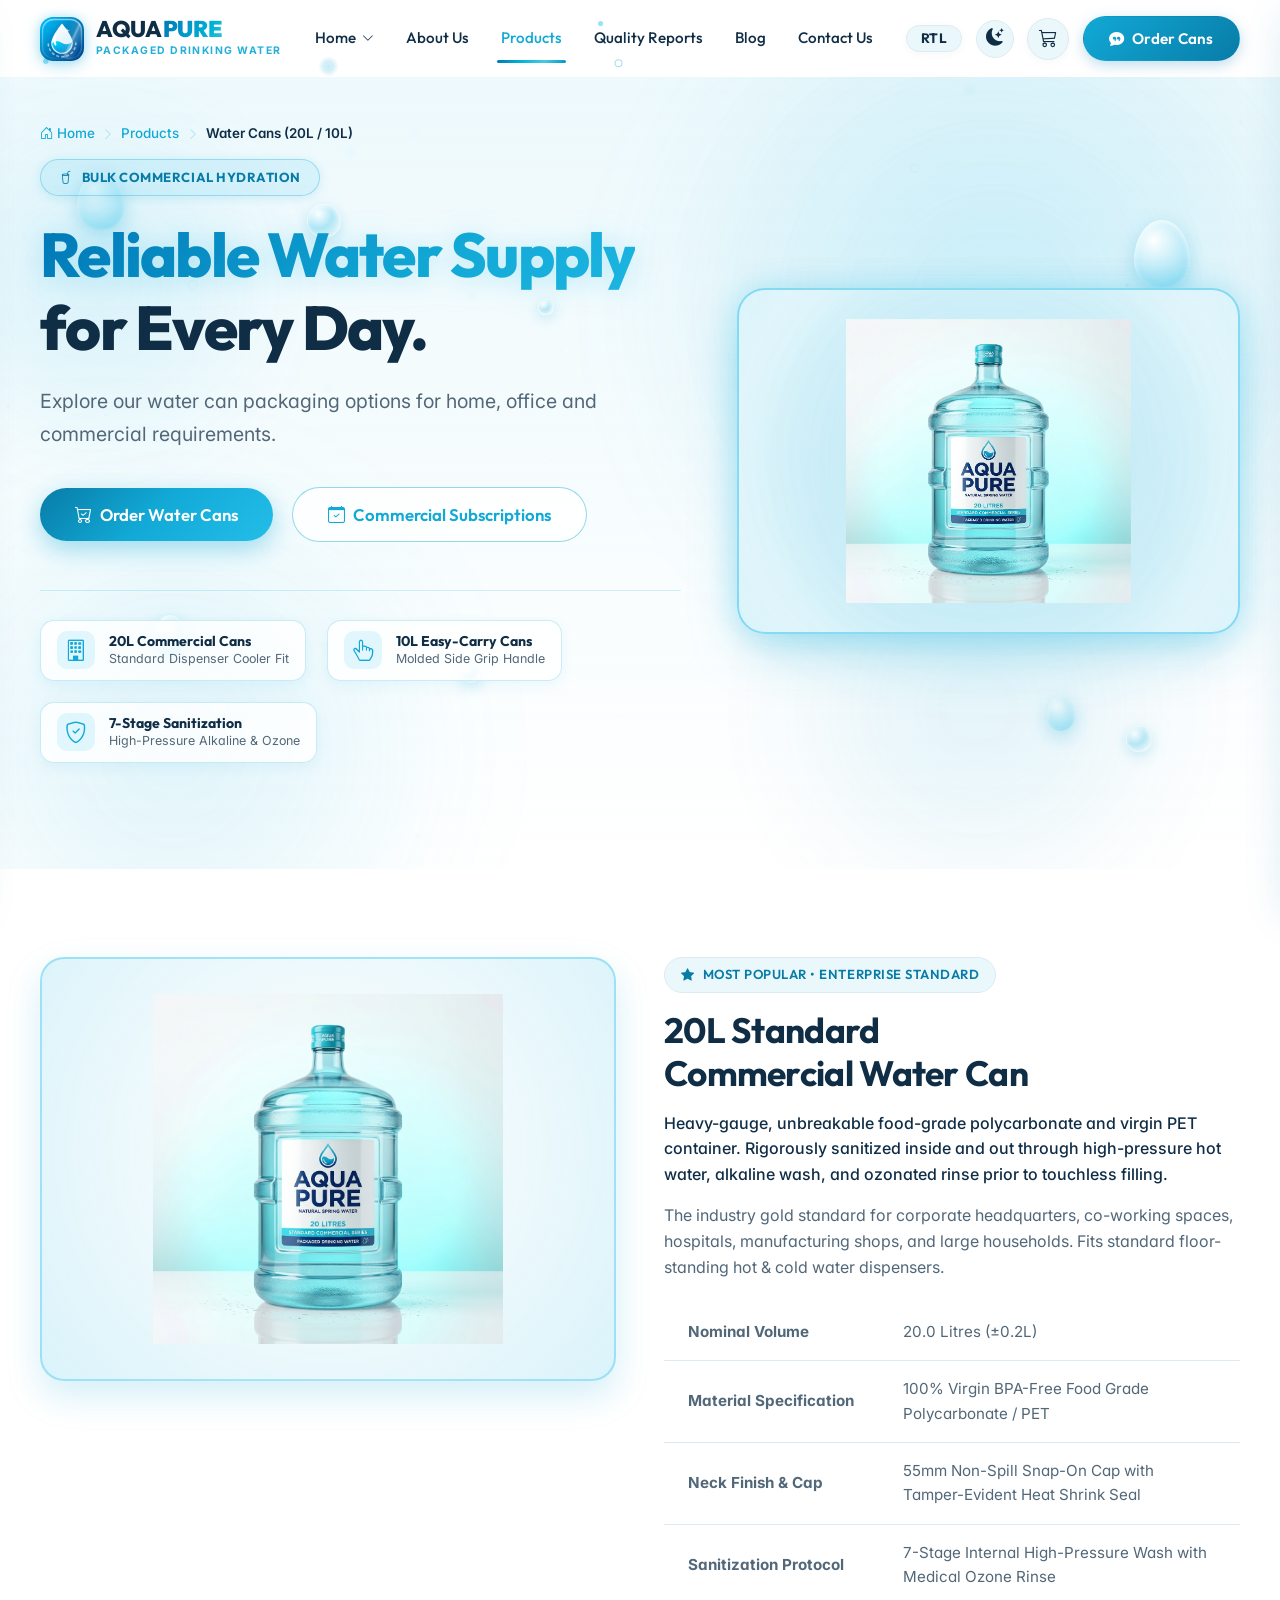
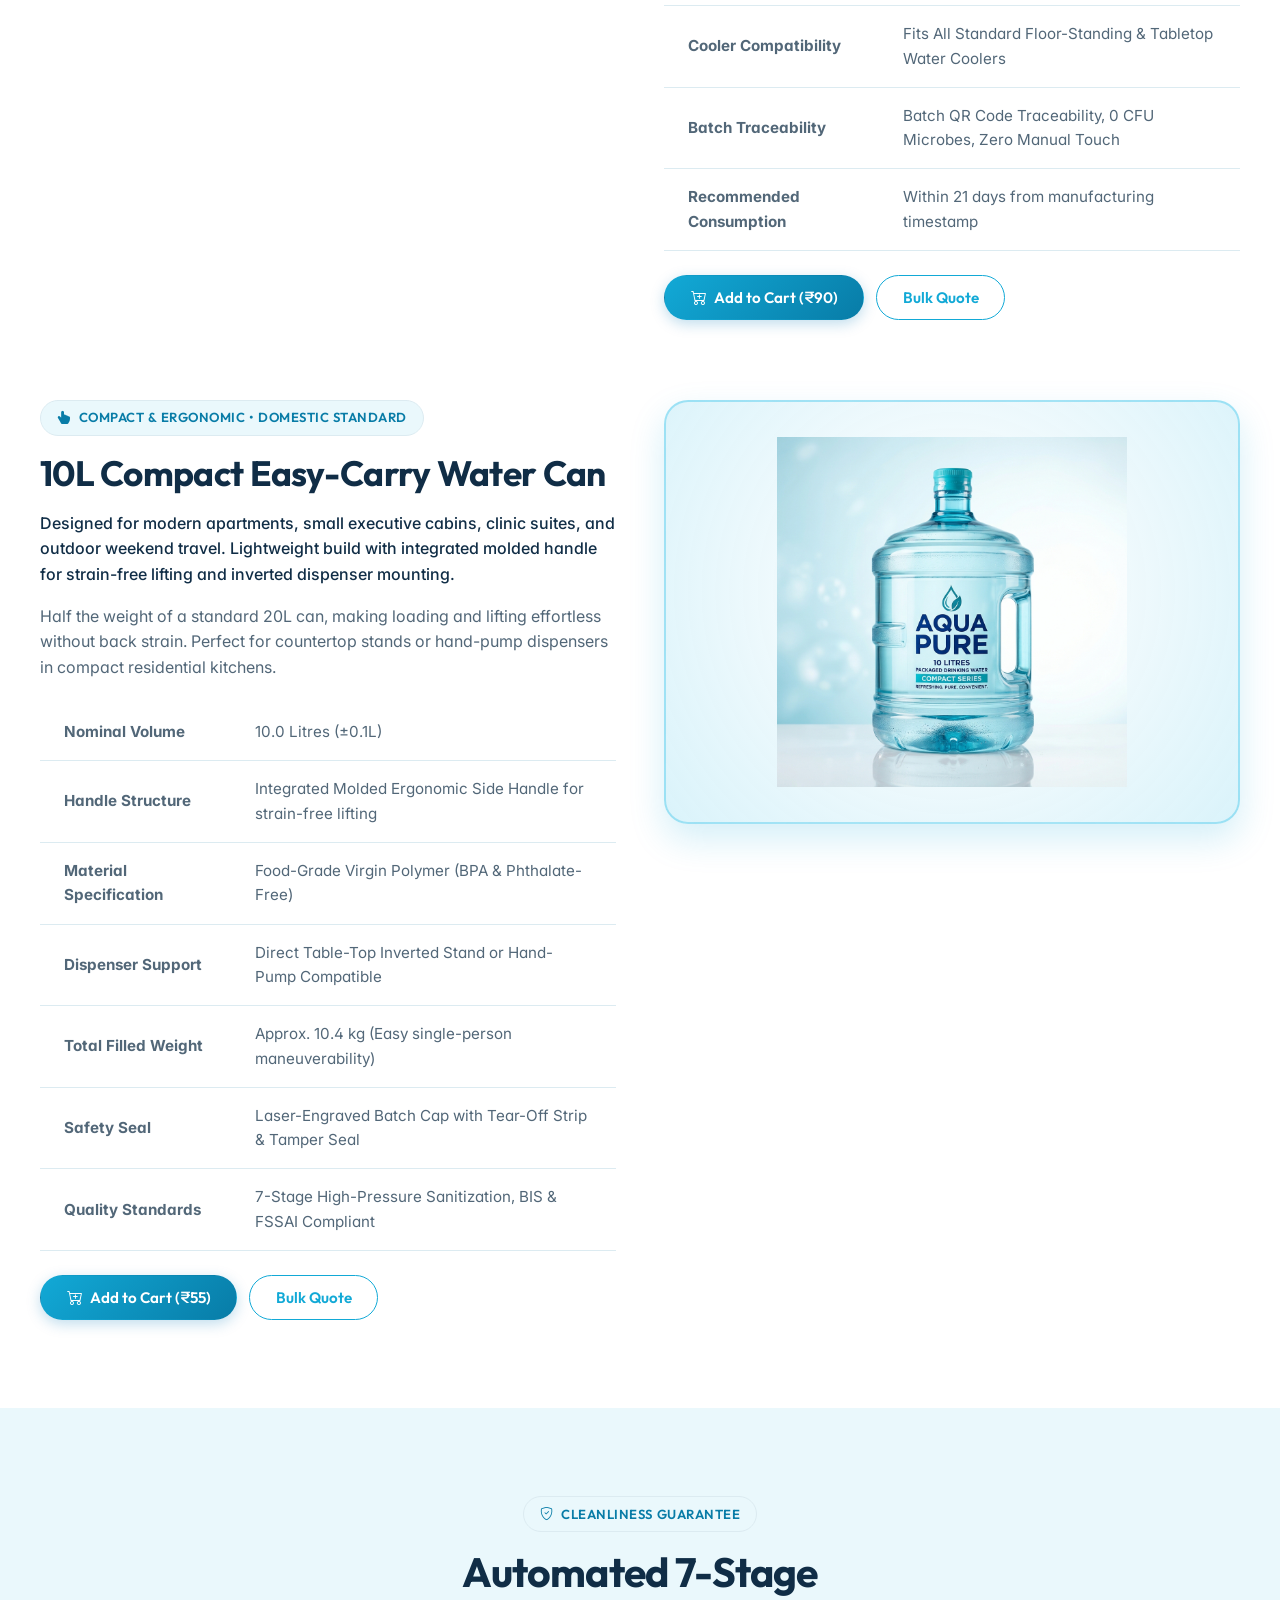
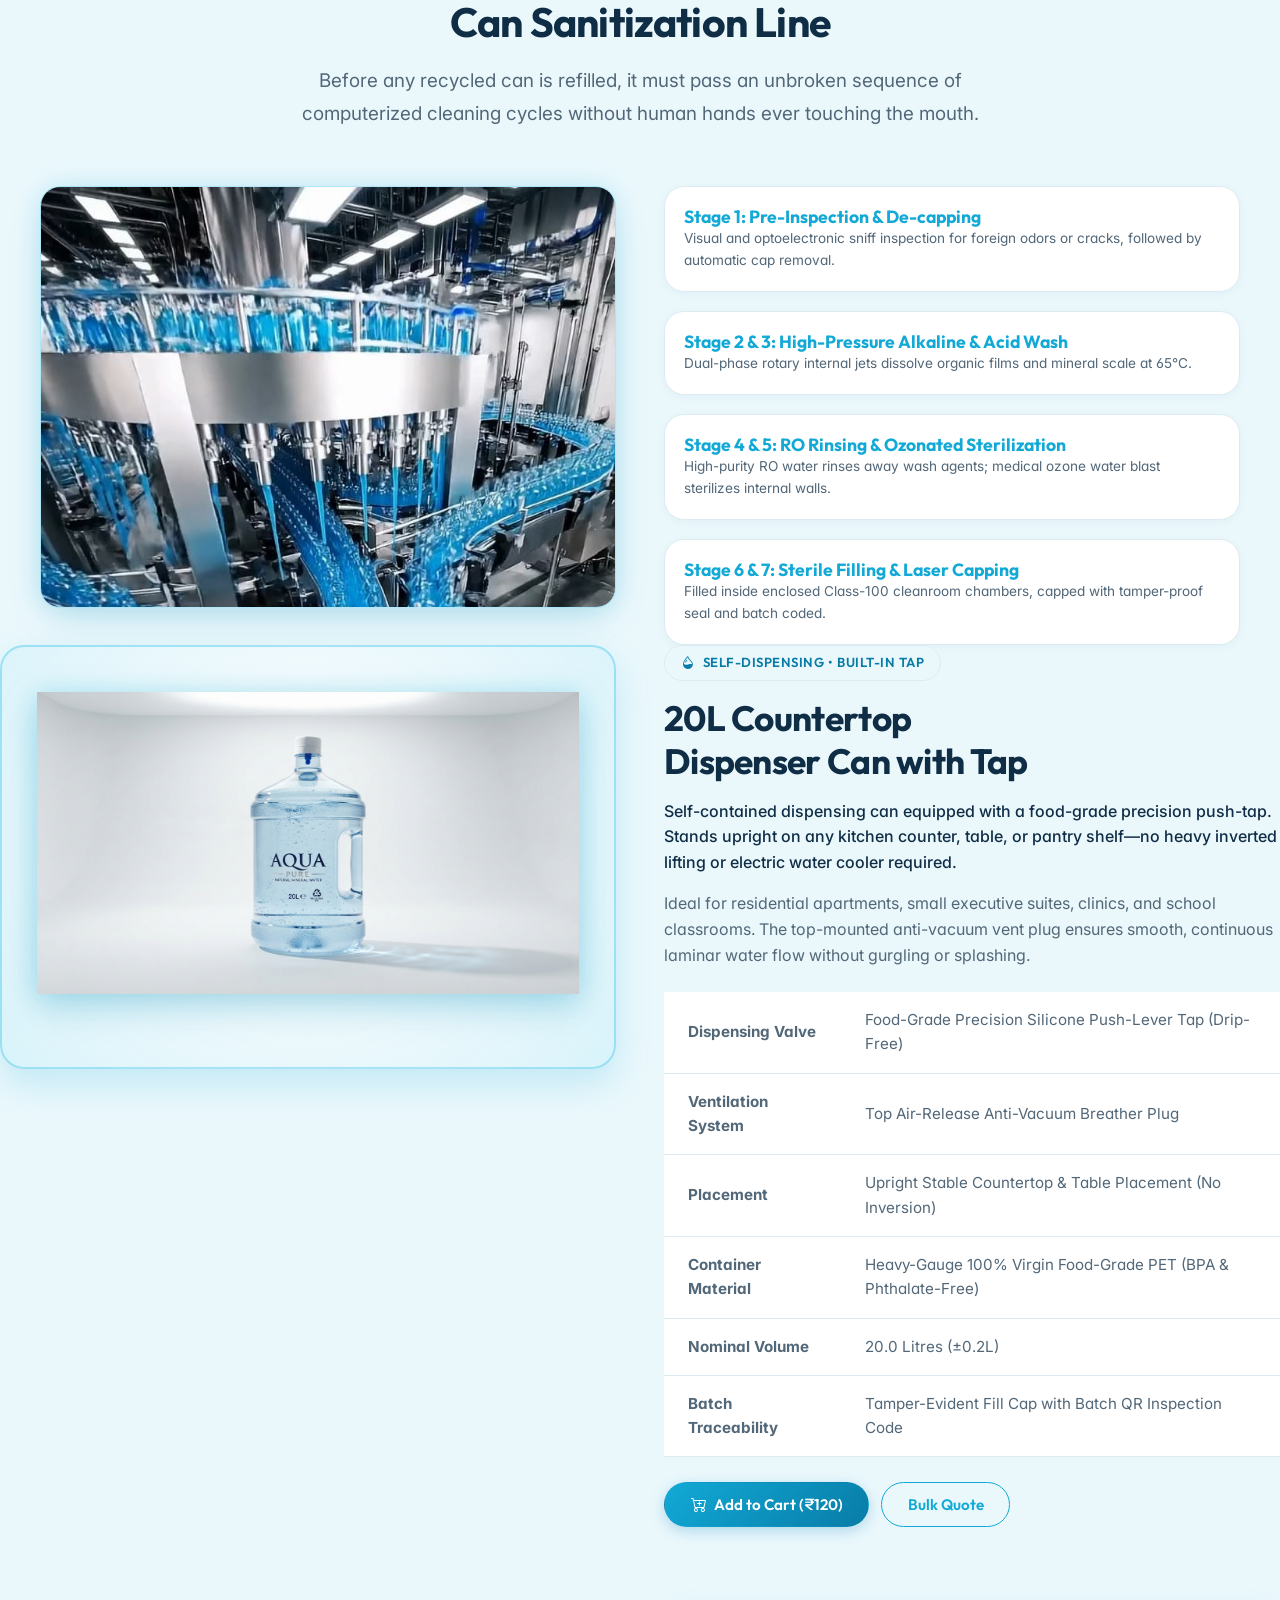
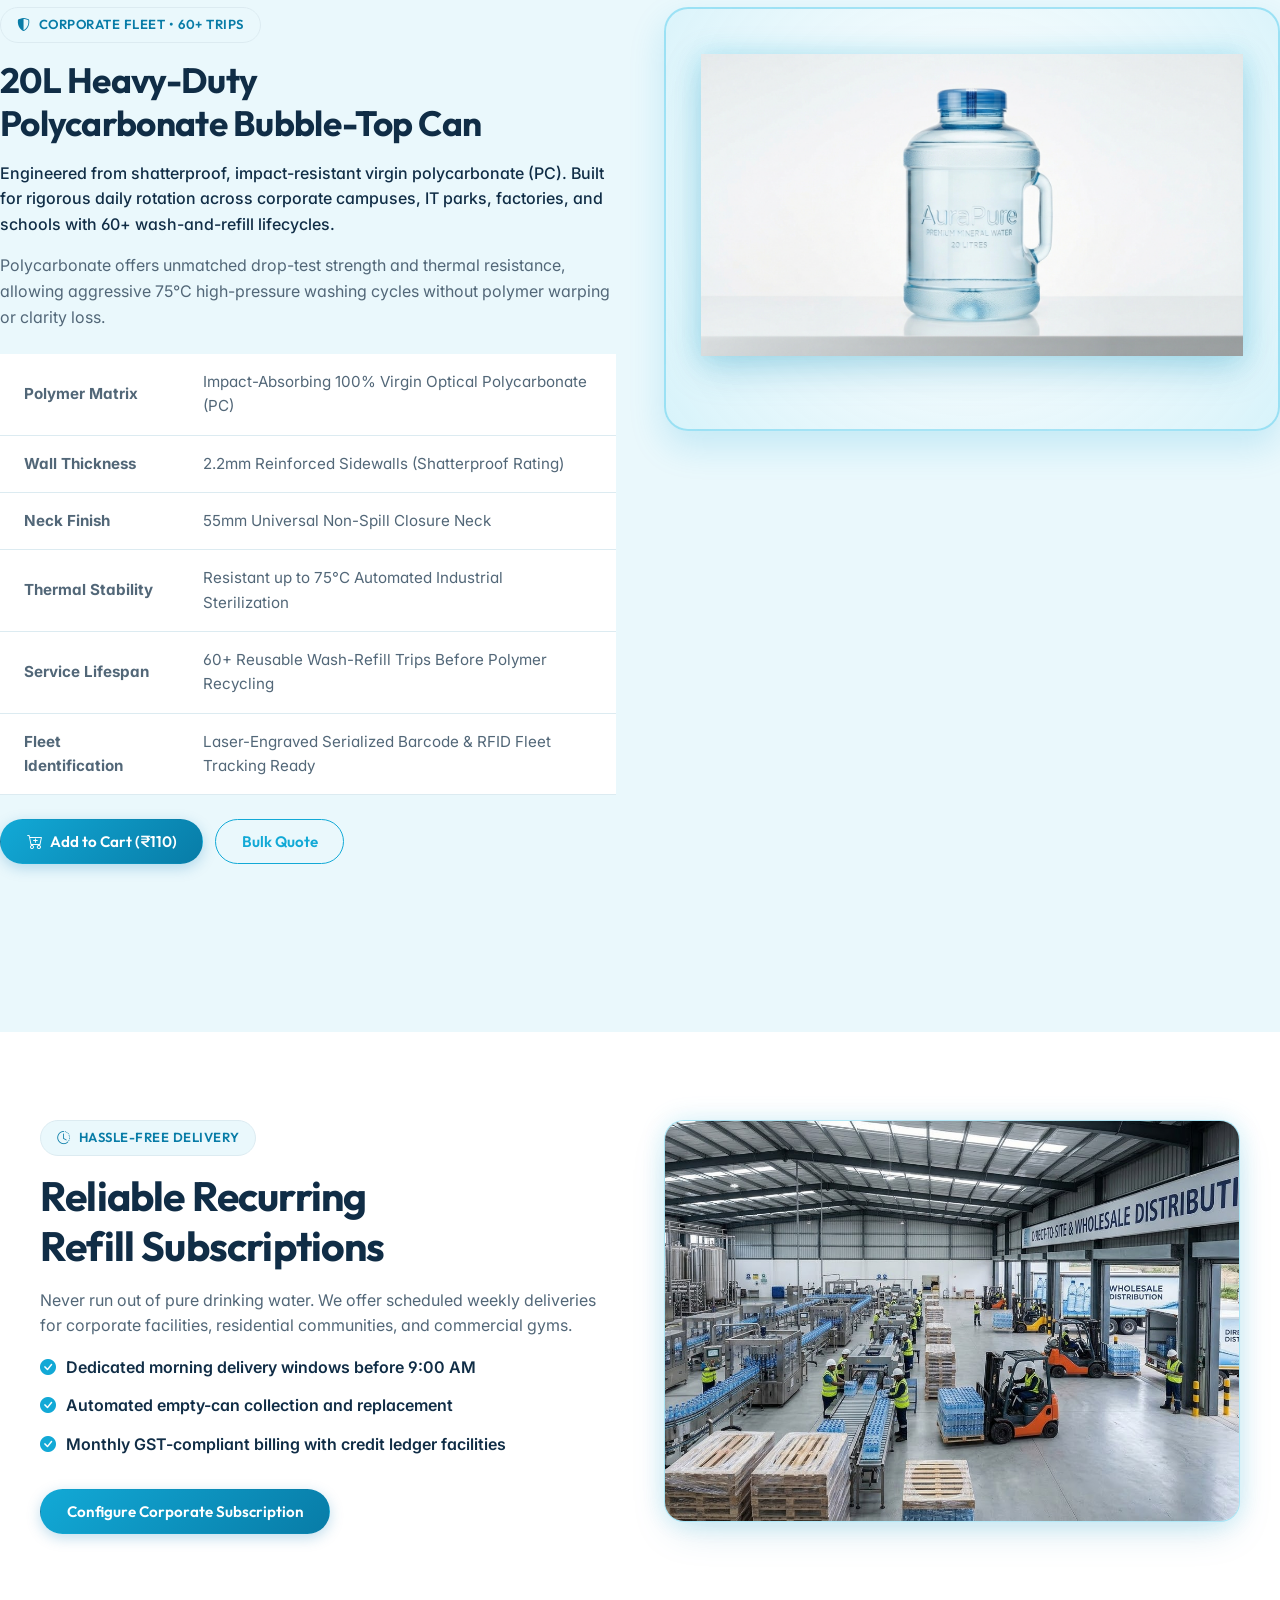
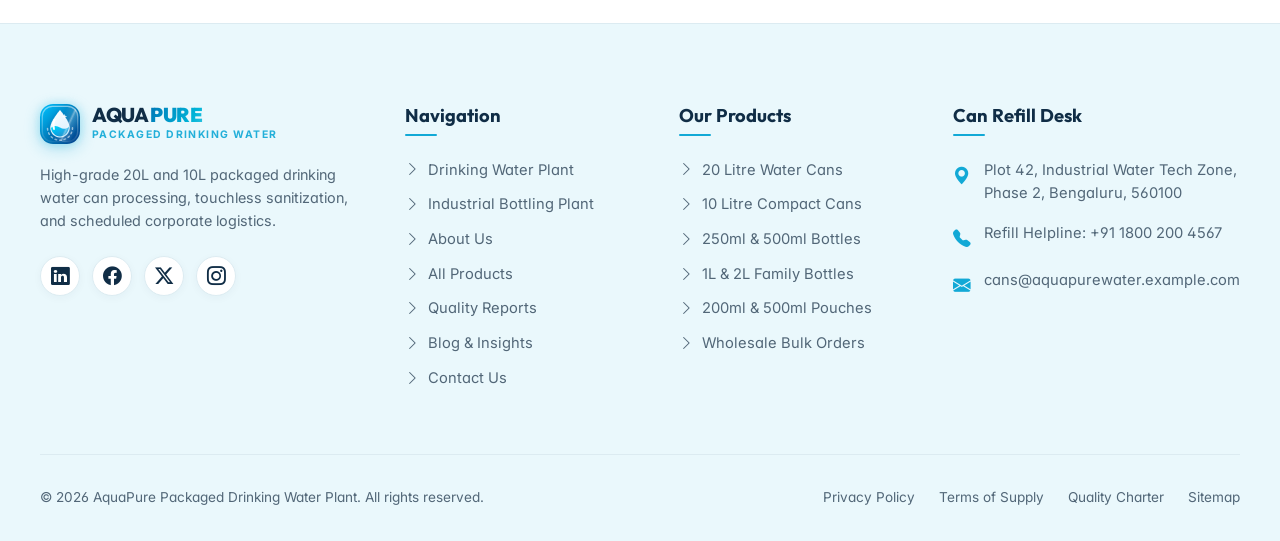
<file: water-cans.html>
<!DOCTYPE html>
<html lang="en" dir="ltr" data-theme="light">
<head>
  <!-- Character Encoding & Responsive Viewport -->
  <meta charset="UTF-8">
  <meta name="viewport" content="width=device-width, initial-scale=1.0">

  <!-- Primary Meta Tags -->
  <title>20L & 10L Packaged Drinking Water Cans | AquaPure Dispenser Cans</title>
  <meta name="title" content="20L & 10L Packaged Drinking Water Cans | AquaPure Dispenser Cans">
  <meta name="description" content="Discover AquaPure's 20-litre and 10-litre packaged drinking water cans. Automated 7-stage sanitization, tamper-evident seals, and reliable doorstep refills.">
  <meta name="keywords" content="20L water can, 10L water can, water dispenser bottle, mineral water can, corporate water delivery, drinking water subscription">
  <meta name="author" content="AquaPure Packaged Drinking Water">
  <meta name="robots" content="index, follow, max-image-preview:large, max-snippet:-1, max-video-preview:-1">
  <meta name="theme-color" content="#0077b6">

  <!-- Canonical URL -->
  <link rel="canonical" href="https://www.aquapurewater.example.com/water-cans.html">

  <!-- Favicon & Icons -->
  <link rel="icon" type="image/svg+xml" href="assets/images/logo-icon.svg">
  <link rel="apple-touch-icon" href="assets/images/logo-icon.svg">

  <!-- Resource Hints for Performance Optimization -->
  <link rel="preconnect" href="https://cdn.jsdelivr.net" crossorigin>
  <link rel="preconnect" href="https://images.unsplash.com" crossorigin>
  <link rel="dns-prefetch" href="https://cdn.jsdelivr.net">
  <link rel="dns-prefetch" href="https://images.unsplash.com">

  <!-- Open Graph / Facebook Protocol -->
  <meta property="og:type" content="website">
  <meta property="og:site_name" content="AquaPure">
  <meta property="og:locale" content="en_US">
  <meta property="og:url" content="https://www.aquapurewater.example.com/water-cans.html">
  <meta property="og:title" content="Packaged Drinking Water Cans (20L & 10L) | AquaPure">
  <meta property="og:description" content="Commercial grade, touchless sanitized 20L and 10L drinking water cans for corporate dispensers and home use.">
  <meta property="og:image" content="https://images.unsplash.com/photo-1564419320461-6870880221ad?auto=format&fit=crop&w=1200&q=80&h=630&og=water-cans">
  <meta property="og:image:width" content="1200">
  <meta property="og:image:height" content="630">
  <meta property="og:image:alt" content="AquaPure 20L and 10L Packaged Water Dispenser Cans">

  <!-- Twitter Card Protocol -->
  <meta name="twitter:card" content="summary_large_image">
  <meta name="twitter:site" content="@AquaPureWater">
  <meta name="twitter:title" content="Packaged Drinking Water Cans (20L & 10L) | AquaPure">
  <meta name="twitter:description" content="Commercial grade, touchless sanitized 20L and 10L drinking water cans for corporate dispensers and home use.">
  <meta name="twitter:image" content="https://images.unsplash.com/photo-1564419320461-6870880221ad?auto=format&fit=crop&w=1200&q=80&h=630&og=water-cans">
  <meta name="twitter:image:alt" content="AquaPure 20L and 10L Packaged Water Dispenser Cans">

  <!-- Bootstrap Icons CDN -->
  <link rel="stylesheet" href="https://cdn.jsdelivr.net/npm/bootstrap-icons@1.11.3/font/bootstrap-icons.min.css">

    <!-- Google Fonts: Outfit & Plus Jakarta Sans -->
  <link rel="preconnect" href="https://fonts.googleapis.com">
  <link rel="preconnect" href="https://fonts.gstatic.com" crossorigin>
  <link rel="stylesheet" href="https://fonts.googleapis.com/css2?family=Inter:wght@400;500;600;700&family=Outfit:wght@400;500;600;700;800;900&family=Plus+Jakarta+Sans:wght@400;500;600;700;800&display=swap">

  <!-- Custom Stylesheets -->
  <link rel="stylesheet" href="assets/css/themes.css">
  <link rel="stylesheet" href="assets/css/style.css?v=4.8">
  <link rel="stylesheet" href="assets/css/typography.css">
  <link rel="stylesheet" href="assets/css/animations.css">
  <link rel="stylesheet" href="assets/css/hero-animations.css">
  <link rel="stylesheet" href="assets/css/responsive.css?v=3.5">
  <link rel="stylesheet" href="assets/css/background-particles.css">

  <!-- Schema.org JSON-LD Structured Data Graph -->
  <script type="application/ld+json">
  {
    "@context": "https://schema.org",
    "@graph": [
      {
        "@type": "Product",
        "@id": "https://www.aquapurewater.example.com/water-cans.html#product-20l",
        "name": "AquaPure 20 Litre Commercial Dispenser Water Can",
        "image": "https://images.unsplash.com/photo-1564419320461-6870880221ad?auto=format&fit=crop&w=1200&q=80",
        "description": "Multi-stage sanitized, food-grade BPA-free 20L bubble-top water can with heat-shrink tamper-evident cap.",
        "brand": {
          "@type": "Brand",
          "name": "AquaPure"
        },
        "offers": {
          "@type": "Offer",
          "priceCurrency": "INR",
          "price": "80",
          "availability": "https://schema.org/InStock",
          "url": "https://www.aquapurewater.example.com/water-cans.html"
        }
      },
      {
        "@type": "BreadcrumbList",
        "itemListElement": [
          {
            "@type": "ListItem",
            "position": 1,
            "name": "Home",
            "item": "https://www.aquapurewater.example.com/index.html"
          },
          {
            "@type": "ListItem",
            "position": 2,
            "name": "Products",
            "item": "https://www.aquapurewater.example.com/products.html"
          },
          {
            "@type": "ListItem",
            "position": 3,
            "name": "Water Cans (20L / 10L)",
            "item": "https://www.aquapurewater.example.com/water-cans.html"
          }
        ]
      }
    ]
  }
  </script>
</head>
<body>

  <!-- Accessible Skip Link -->
  <a href="#mainContent" class="skip-to-content">Skip to main content</a>

  <!-- Premium Animated Water & Floating Dot Background Canvas -->
  <canvas id="bgParticlesCanvas" class="bg-particles-canvas" aria-hidden="true"></canvas>

  <!-- Sticky Header & Navigation -->
  <header class="site-header" id="siteHeader">
    <div class="container navbar">
      <a href="index.html" class="brand-logo" aria-label="AquaPure Home">
        <img src="assets/images/logo-icon.svg" alt="AquaPure Logo" class="brand-logo-emblem" width="44" height="44" decoding="async">
        <div class="brand-text">
          <span class="brand-name">AQUA<span>PURE</span></span>
          <span class="brand-tagline">PACKAGED DRINKING WATER</span>
        </div>
      </a>

      <nav aria-label="Primary Navigation">
        <ul class="nav-menu">
          <li class="nav-item dropdown">
            <a href="index.html" class="nav-link dropdown-toggle" aria-haspopup="true" aria-expanded="false">
              Home <i class="bi bi-chevron-down"></i>
            </a>
            <ul class="dropdown-menu">
              <li>
                <a href="index.html" class="dropdown-item">
                  <i class="bi bi-droplet-fill"></i> Drinking Water Plant
                </a>
              </li>
              <li>
                <a href="home-2.html" class="dropdown-item">
                  <i class="bi bi-building-gear"></i> Industrial Bottling Plant
                </a>
              </li>
            </ul>
          </li>
          <li class="nav-item"><a href="about.html" class="nav-link">About Us</a></li>
          <li class="nav-item">
            <a href="products.html" class="nav-link active">Products</a>
          </li>
          <li class="nav-item"><a href="quality-reports.html" class="nav-link">Quality Reports</a></li>
          <li class="nav-item"><a href="blog.html" class="nav-link">Blog</a></li>
          <li class="nav-item"><a href="contact.html" class="nav-link">Contact Us</a></li>
        </ul>
      </nav>

      <div class="nav-actions">
                <!-- RTL Direction Toggle Button -->
        <button type="button" class="rtl-toggle-btn" aria-label="Toggle Direction: Right to Left (RTL)" title="Right to Left (RTL)">
          <span class="dir-label">RTL</span>
        </button>

        <button type="button" class="theme-toggle-btn" aria-label="Toggle Theme" title="Toggle Light/Dark Theme">
          <i class="bi bi-moon-stars-fill"></i>
        </button>

        <!-- Cart Button -->
        <button type="button" class="cart-btn" id="cartToggleBtn" aria-label="View Shopping Cart" title="Shopping Cart">
          <i class="bi bi-cart3"></i>
          <span class="cart-badge">0</span>
        </button>

        <button type="button" class="btn btn-primary" data-modal-open="#quoteModal" data-product="Water Cans">
          <i class="bi bi-chat-quote-fill"></i> Order Cans
        </button>

        <button type="button" class="mobile-nav-toggle" aria-label="Open Navigation Menu" aria-expanded="false">
          <i class="bi bi-list"></i>
        </button>
      </div>
    </div>
  </header>

  <!-- Mobile Drawer Overlay -->
  <div class="mobile-drawer-overlay"></div>

  <!-- Mobile Drawer -->
  <aside class="mobile-drawer" aria-label="Mobile Navigation Drawer">
    <div class="mobile-drawer-header">
      <div class="brand-logo">
        <img src="assets/images/logo-icon.svg" alt="AquaPure Logo" class="brand-logo-emblem" width="34" height="34" style="width:34px; height:34px;" decoding="async">
        <span class="brand-name" style="font-size:1.15rem;">AQUA<span>PURE</span></span>
      </div>
      <button type="button" class="close-drawer-btn" aria-label="Close Navigation Menu"><i class="bi bi-x-lg"></i></button>
    </div>

    <ul class="mobile-menu-list">
      <li>
        <a href="#" class="mobile-nav-link mobile-submenu-toggle">
          Home <i class="bi bi-chevron-down"></i>
        </a>
        <ul class="mobile-submenu">
          <li class="mobile-submenu-item"><a href="index.html">Drinking Water Plant</a></li>
          <li class="mobile-submenu-item"><a href="home-2.html">Industrial Bottling Plant</a></li>
        </ul>
      </li>
      <li><a href="about.html" class="mobile-nav-link">About Us</a></li>
      <li><a href="products.html" class="mobile-nav-link active">Products</a></li>
      <li><a href="quality-reports.html" class="mobile-nav-link">Quality Reports</a></li>
      <li><a href="blog.html" class="mobile-nav-link">Blog</a></li>
      <li><a href="contact.html" class="mobile-nav-link">Contact Us</a></li>
    </ul>

    <div class="mobile-drawer-footer">
      <button type="button" class="btn btn-primary" data-modal-open="#quoteModal" style="width:100%;">
        <i class="bi bi-chat-quote-fill"></i> Order Cans
      </button>
    </div>
  </aside>

  <!-- MAIN CONTENT -->
  <main id="mainContent">

    <!-- Hero Section: Water Cans -->
    <section class="hero-section" aria-label="Water Cans Hero">
      <!-- Water Droplets floating background -->
      <div class="hero-droplets-bg" aria-hidden="true">
        <div class="droplet droplet-1"></div>
        <div class="droplet droplet-2"></div>
        <div class="droplet droplet-3"></div>
        <div class="droplet droplet-4"></div>
      </div>
      <div class="container hero-grid">
        <div class="hero-content reveal-left">
          <nav class="breadcrumb-nav" aria-label="Breadcrumb">
            <ol class="breadcrumb-list">
              <li class="breadcrumb-item"><a href="index.html"><i class="bi bi-house-door" aria-hidden="true"></i> Home</a></li>
              <li class="breadcrumb-separator" aria-hidden="true"><i class="bi bi-chevron-right"></i></li>
              <li class="breadcrumb-item"><a href="products.html">Products</a></li>
              <li class="breadcrumb-separator" aria-hidden="true"><i class="bi bi-chevron-right"></i></li>
              <li class="breadcrumb-item" aria-current="page">Water Cans (20L / 10L)</li>
            </ol>
          </nav>

          <div class="badge-pill">
            <i class="bi bi-cup-straw"></i> Bulk Commercial Hydration
          </div>
          <h1 class="hero-title">
            <span class="aqua-gradient">Reliable Water Supply</span><br>
            for Every Day.&lrm;
          </h1>
          <p class="hero-description">
            Explore our water can packaging options for home, office and commercial requirements.&lrm;
          </p>

          <div class="hero-actions">
            <button type="button" class="btn btn-primary btn-lg" data-modal-open="#quoteModal" data-product="20L / 10L Water Cans">
              <i class="bi bi-cart-check"></i> Order Water Cans
            </button>
            <a href="contact.html#distributorForm" class="btn btn-outline btn-lg">
              <i class="bi bi-calendar-check"></i> Commercial Subscriptions
            </a>
          </div>

          <div class="hero-badges-row">
            <div class="hero-badge-item">
              <i class="bi bi-building"></i>
              <div class="hero-badge-text">
                <strong>20L Commercial Cans</strong>
                <span>Standard Dispenser Cooler Fit</span>
              </div>
            </div>
            <div class="hero-badge-item">
              <i class="bi bi-hand-index-thumb"></i>
              <div class="hero-badge-text">
                <strong>10L Easy-Carry Cans</strong>
                <span>Molded Side Grip Handle</span>
              </div>
            </div>
            <div class="hero-badge-item">
              <i class="bi bi-shield-check"></i>
              <div class="hero-badge-text">
                <strong>7-Stage Sanitization</strong>
                <span>High-Pressure Alkaline &amp; Ozone</span>
              </div>
            </div>
          </div>
        </div>

        <div class="hero-visual reveal-right">
          <div class="hero-visual-card is-product">
            <img src="assets/images/can-20l-commercial.jpg" alt="AquaPure 20L and 10L packaged drinking water dispenser containers" class="hero-img hero-img-product" width="600" height="460" decoding="async">
          </div>
        </div>
      </div>
    </section>

    <!-- Detailed Product Breakdown: 20L vs 10L -->
    <section class="section" aria-label="Can Models Detailed">
      <div class="container">
        <!-- 20L Model -->
        <div class="grid-2" id="can20L" style="margin-bottom:5rem; scroll-margin-top:100px;">
          <div class="reveal-left">
            <div class="img-glow-card" style="background:radial-gradient(circle at 50% 45%, #FFFFFF 0%, rgba(235, 248, 252, 0.95) 55%, rgba(214, 242, 250, 0.9) 100%); border-radius:24px; border:2px solid rgba(36, 189, 232, 0.35); box-shadow:0 15px 35px rgba(18, 169, 214, 0.18);">
              <img src="assets/images/can-20l-commercial.jpg" alt="20L Standard Commercial Water Can" loading="lazy" style="width:100%; height:420px; object-fit:contain; padding:2.2rem;" decoding="async">
            </div>
          </div>
          <div class="reveal-right">
            <div class="badge-pill"><i class="bi bi-star-fill"></i> Most Popular • Enterprise Standard</div>
            <h2 class="section-title" style="font-size:2.2rem;">20L Standard Commercial Water Can</h2>
            <p style="font-weight:500; color:var(--heading);">
              Heavy-gauge, unbreakable food-grade polycarbonate and virgin PET container. Rigorously sanitized inside and out through high-pressure hot water, alkaline wash, and ozonated rinse prior to touchless filling.
            </p>
            <p>
              The industry gold standard for corporate headquarters, co-working spaces, hospitals, manufacturing shops, and large households. Fits standard floor-standing hot & cold water dispensers.
            </p>
            <table class="clean-table reveal-up" style="margin-block:1.5rem;">
              <tbody>
                <tr>
                  <td><strong>Nominal Volume</strong></td>
                  <td>20.0 Litres (±0.2L)</td>
                </tr>
                <tr>
                  <td><strong>Material Specification</strong></td>
                  <td>100% Virgin BPA-Free Food Grade Polycarbonate / PET</td>
                </tr>
                <tr>
                  <td><strong>Neck Finish & Cap</strong></td>
                  <td>55mm Non-Spill Snap-On Cap with Tamper-Evident Heat Shrink Seal</td>
                </tr>
                <tr>
                  <td><strong>Sanitization Protocol</strong></td>
                  <td>7-Stage Internal High-Pressure Wash with Medical Ozone Rinse</td>
                </tr>
                <tr>
                  <td><strong>Cooler Compatibility</strong></td>
                  <td>Fits All Standard Floor-Standing & Tabletop Water Coolers</td>
                </tr>
                <tr>
                  <td><strong>Batch Traceability</strong></td>
                  <td>Batch QR Code Traceability, 0 CFU Microbes, Zero Manual Touch</td>
                </tr>
                <tr>
                  <td><strong>Recommended Consumption</strong></td>
                  <td>Within 21 days from manufacturing timestamp</td>
                </tr>
              </tbody>
            </table>
            <div class="product-actions">
              <button type="button" class="btn btn-primary btn-add-cart" data-id="can-20l" data-name="20L Commercial Water Can" data-price="90" data-unit="Can" data-img="assets/images/can-20l-commercial.jpg">
                <i class="bi bi-cart-plus"></i> Add to Cart (₹90)
              </button>
              <button type="button" class="btn btn-outline" data-modal-open="#quoteModal" data-product="20L Water Can">
                Bulk Quote
              </button>
            </div>
          </div>
        </div>

        <!-- 10L Model -->
        <div class="grid-2" id="can10L" style="scroll-margin-top:100px;">
          <div class="reveal-left">
            <div class="badge-pill"><i class="bi bi-hand-index-thumb-fill"></i> Compact & Ergonomic • Domestic Standard</div>
            <h2 class="section-title" style="font-size:2.2rem;">10L Compact Easy-Carry Water Can</h2>
            <p style="font-weight:500; color:var(--heading);">
              Designed for modern apartments, small executive cabins, clinic suites, and outdoor weekend travel. Lightweight build with integrated molded handle for strain-free lifting and inverted dispenser mounting.
            </p>
            <p>
              Half the weight of a standard 20L can, making loading and lifting effortless without back strain. Perfect for countertop stands or hand-pump dispensers in compact residential kitchens.
            </p>
            <table class="clean-table reveal-up" style="margin-block:1.5rem;">
              <tbody>
                <tr>
                  <td><strong>Nominal Volume</strong></td>
                  <td>10.0 Litres (±0.1L)</td>
                </tr>
                <tr>
                  <td><strong>Handle Structure</strong></td>
                  <td>Integrated Molded Ergonomic Side Handle for strain-free lifting</td>
                </tr>
                <tr>
                  <td><strong>Material Specification</strong></td>
                  <td>Food-Grade Virgin Polymer (BPA & Phthalate-Free)</td>
                </tr>
                <tr>
                  <td><strong>Dispenser Support</strong></td>
                  <td>Direct Table-Top Inverted Stand or Hand-Pump Compatible</td>
                </tr>
                <tr>
                  <td><strong>Total Filled Weight</strong></td>
                  <td>Approx. 10.4 kg (Easy single-person maneuverability)</td>
                </tr>
                <tr>
                  <td><strong>Safety Seal</strong></td>
                  <td>Laser-Engraved Batch Cap with Tear-Off Strip & Tamper Seal</td>
                </tr>
                <tr>
                  <td><strong>Quality Standards</strong></td>
                  <td>7-Stage High-Pressure Sanitization, BIS & FSSAI Compliant</td>
                </tr>
              </tbody>
            </table>
            <div class="product-actions">
              <button type="button" class="btn btn-primary btn-add-cart" data-id="can-10l" data-name="10L Compact Water Can" data-price="55" data-unit="Can" data-img="assets/images/can-10l-compact.jpg">
                <i class="bi bi-cart-plus"></i> Add to Cart (₹55)
              </button>
              <button type="button" class="btn btn-outline" data-modal-open="#quoteModal" data-product="10L Water Can">
                Bulk Quote
              </button>
            </div>
          </div>
          <div class="reveal-right">
            <div class="img-glow-card" style="background:radial-gradient(circle at 50% 45%, #FFFFFF 0%, rgba(235, 248, 252, 0.95) 55%, rgba(214, 242, 250, 0.9) 100%); border-radius:24px; border:2px solid rgba(36, 189, 232, 0.35); box-shadow:0 15px 35px rgba(18, 169, 214, 0.18);">
              <img src="assets/images/can-10l-compact.jpg" alt="10L Compact Easy-Carry Water Can" loading="lazy" style="width:100%; height:420px; object-fit:contain; padding:2.2rem;" decoding="async">
            </div>
          </div>
        </div>
      </div>
    </section>

    <!-- 7-Stage Can Washing & Sanitization Workflow -->
    <section class="section section-secondary" aria-label="Can Washing Process">
      <div class="container">
        <div class="section-title-wrap">
          <div class="badge-pill"><i class="bi bi-shield-check"></i> Cleanliness Guarantee</div>
          <h2 class="section-title">Automated 7-Stage Can Sanitization Line</h2>
          <p class="section-subtitle">
            Before any recycled can is refilled, it must pass an unbroken sequence of computerized cleaning cycles without human hands ever touching the mouth.
          </p>
        </div>

        <div class="grid-2">
          <div class="reveal-left">
            <div class="img-glow-card">
              <img src="assets/images/Automated Bottling & Packaging Facility.jpg" alt="Automated high-pressure bottle and can sanitization line" loading="lazy" style="width:100%; height:420px; object-fit:cover;" decoding="async">
            </div>
          </div>

          <div class="reveal-right">
            <div style="display:flex; flex-direction:column; gap:1.2rem;">
              <div class="card reveal-up" style="padding:1.2rem;">
                <h4 style="font-size:1.1rem; color:var(--primary-blue);">Stage 1: Pre-Inspection & De-capping</h4>
                <p style="font-size:0.85rem; margin:0;">Visual and optoelectronic sniff inspection for foreign odors or cracks, followed by automatic cap removal.</p>
              </div>
              <div class="card reveal-up" style="padding:1.2rem;">
                <h4 style="font-size:1.1rem; color:var(--primary-blue);">Stage 2 & 3: High-Pressure Alkaline & Acid Wash</h4>
                <p style="font-size:0.85rem; margin:0;">Dual-phase rotary internal jets dissolve organic films and mineral scale at 65°C.</p>
              </div>
              <div class="card reveal-up" style="padding:1.2rem;">
                <h4 style="font-size:1.1rem; color:var(--primary-blue);">Stage 4 & 5: RO Rinsing & Ozonated Sterilization</h4>
                <p style="font-size:0.85rem; margin:0;">High-purity RO water rinses away wash agents; medical ozone water blast sterilizes internal walls.</p>
              </div>
              <div class="card reveal-up" style="padding:1.2rem;">
                <h4 style="font-size:1.1rem; color:var(--primary-blue);">Stage 6 & 7: Sterile Filling & Laser Capping</h4>
                <p style="font-size:0.85rem; margin:0;">Filled inside enclosed Class-100 cleanroom chambers, capped with tamper-proof seal and batch coded.</p>
              </div>
            </div>
          </div>
        </div>
      </div>

        <!-- 20L Self-Dispensing Model with Built-in Tap -->
        <div class="grid-2" id="can20LDispenser" style="margin-bottom:5rem; scroll-margin-top:100px;">
          <div class="reveal-left">
            <div class="img-glow-card" style="background:radial-gradient(circle at 50% 45%, #FFFFFF 0%, rgba(235, 248, 252, 0.95) 55%, rgba(214, 242, 250, 0.9) 100%); border-radius:24px; border:2px solid rgba(36, 189, 232, 0.35); box-shadow:0 15px 35px rgba(18, 169, 214, 0.18);">
              <img src="assets/images/pet-20l-dispenser-jar.png" alt="20L Countertop Dispenser Can with Built-in Push Tap" loading="lazy" style="width:100%; height:420px; object-fit:contain; padding:2.2rem;" decoding="async">
            </div>
          </div>
          <div class="reveal-right">
            <div class="badge-pill"><i class="bi bi-droplet-half"></i> Self-Dispensing • Built-In Tap</div>
            <h2 class="section-title" style="font-size:2.2rem;">20L Countertop Dispenser Can with Tap</h2>
            <p style="font-weight:500; color:var(--heading);">
              Self-contained dispensing can equipped with a food-grade precision push-tap. Stands upright on any kitchen counter, table, or pantry shelf—no heavy inverted lifting or electric water cooler required.
            </p>
            <p>
              Ideal for residential apartments, small executive suites, clinics, and school classrooms. The top-mounted anti-vacuum vent plug ensures smooth, continuous laminar water flow without gurgling or splashing.
            </p>
            <table class="clean-table reveal-up" style="margin-block:1.5rem;">
              <tbody>
                <tr>
                  <td><strong>Dispensing Valve</strong></td>
                  <td>Food-Grade Precision Silicone Push-Lever Tap (Drip-Free)</td>
                </tr>
                <tr>
                  <td><strong>Ventilation System</strong></td>
                  <td>Top Air-Release Anti-Vacuum Breather Plug</td>
                </tr>
                <tr>
                  <td><strong>Placement</strong></td>
                  <td>Upright Stable Countertop & Table Placement (No Inversion)</td>
                </tr>
                <tr>
                  <td><strong>Container Material</strong></td>
                  <td>Heavy-Gauge 100% Virgin Food-Grade PET (BPA &amp; Phthalate-Free)</td>
                </tr>
                <tr>
                  <td><strong>Nominal Volume</strong></td>
                  <td>20.0 Litres (±0.2L)</td>
                </tr>
                <tr>
                  <td><strong>Batch Traceability</strong></td>
                  <td>Tamper-Evident Fill Cap with Batch QR Inspection Code</td>
                </tr>
              </tbody>
            </table>
            <div class="product-actions">
              <button type="button" class="btn btn-primary btn-add-cart" data-id="can-20l-dispenser" data-name="20L Dispenser Tap Can" data-price="120" data-unit="Can" data-img="assets/images/pet-20l-dispenser-jar.png">
                <i class="bi bi-cart-plus"></i> Add to Cart (&#8377;120)
              </button>
              <button type="button" class="btn btn-outline" data-modal-open="#quoteModal" data-product="20L Dispenser Tap Can">
                Bulk Quote
              </button>
            </div>
          </div>
        </div>

        <!-- 20L Heavy-Duty Polycarbonate Model -->
        <div class="grid-2" id="can20LPolycarbonate" style="margin-bottom:5rem; scroll-margin-top:100px;">
          <div class="reveal-left">
            <div class="badge-pill"><i class="bi bi-shield-shaded"></i> Corporate Fleet • 60+ Trips</div>
            <h2 class="section-title" style="font-size:2.2rem;">20L Heavy-Duty Polycarbonate Bubble-Top Can</h2>
            <p style="font-weight:500; color:var(--heading);">
              Engineered from shatterproof, impact-resistant virgin polycarbonate (PC). Built for rigorous daily rotation across corporate campuses, IT parks, factories, and schools with 60+ wash-and-refill lifecycles.
            </p>
            <p>
              Polycarbonate offers unmatched drop-test strength and thermal resistance, allowing aggressive 75°C high-pressure washing cycles without polymer warping or clarity loss.
            </p>
            <table class="clean-table reveal-up" style="margin-block:1.5rem;">
              <tbody>
                <tr>
                  <td><strong>Polymer Matrix</strong></td>
                  <td>Impact-Absorbing 100% Virgin Optical Polycarbonate (PC)</td>
                </tr>
                <tr>
                  <td><strong>Wall Thickness</strong></td>
                  <td>2.2mm Reinforced Sidewalls (Shatterproof Rating)</td>
                </tr>
                <tr>
                  <td><strong>Neck Finish</strong></td>
                  <td>55mm Universal Non-Spill Closure Neck</td>
                </tr>
                <tr>
                  <td><strong>Thermal Stability</strong></td>
                  <td>Resistant up to 75°C Automated Industrial Sterilization</td>
                </tr>
                <tr>
                  <td><strong>Service Lifespan</strong></td>
                  <td>60+ Reusable Wash-Refill Trips Before Polymer Recycling</td>
                </tr>
                <tr>
                  <td><strong>Fleet Identification</strong></td>
                  <td>Laser-Engraved Serialized Barcode &amp; RFID Fleet Tracking Ready</td>
                </tr>
              </tbody>
            </table>
            <div class="product-actions">
              <button type="button" class="btn btn-primary btn-add-cart" data-id="can-20l-polycarbonate" data-name="20L Polycarbonate Can" data-price="110" data-unit="Can" data-img="assets/images/polycarbonate-20l-bubbletop.png">
                <i class="bi bi-cart-plus"></i> Add to Cart (&#8377;110)
              </button>
              <button type="button" class="btn btn-outline" data-modal-open="#quoteModal" data-product="20L Polycarbonate Can">
                Bulk Quote
              </button>
            </div>
          </div>
          <div class="reveal-right">
            <div class="img-glow-card" style="background:radial-gradient(circle at 50% 45%, #FFFFFF 0%, rgba(235, 248, 252, 0.95) 55%, rgba(214, 242, 250, 0.9) 100%); border-radius:24px; border:2px solid rgba(36, 189, 232, 0.35); box-shadow:0 15px 35px rgba(18, 169, 214, 0.18);">
              <img src="assets/images/polycarbonate-20l-bubbletop.png" alt="20L Heavy-Duty Polycarbonate Bubble-Top Water Can" loading="lazy" style="width:100%; height:420px; object-fit:contain; padding:2.2rem;" decoding="async">
            </div>
          </div>
        </div>
    </section>

    <!-- Doorstep Logistics & Subscription Plans -->
    <section class="section" aria-label="Can Logistics">
      <div class="container">
        <div class="grid-2">
          <div class="reveal-left">
            <div class="badge-pill"><i class="bi bi-clock-history"></i> Hassle-Free Delivery</div>
            <h2 class="section-title">Reliable Recurring Refill Subscriptions</h2>
            <p>
              Never run out of pure drinking water. We offer scheduled weekly deliveries for corporate facilities, residential communities, and commercial gyms.
            </p>
            <ul style="list-style:none; padding:0; margin-bottom:2rem; display:flex; flex-direction:column; gap:0.8rem;">
              <li style="display:flex; align-items:center; gap:0.6rem; font-weight:600; color:var(--heading);">
                <i class="bi bi-check-circle-fill" style="color:var(--primary-blue);"></i> Dedicated morning delivery windows before 9:00 AM
              </li>
              <li style="display:flex; align-items:center; gap:0.6rem; font-weight:600; color:var(--heading);">
                <i class="bi bi-check-circle-fill" style="color:var(--primary-blue);"></i> Automated empty-can collection and replacement
              </li>
              <li style="display:flex; align-items:center; gap:0.6rem; font-weight:600; color:var(--heading);">
                <i class="bi bi-check-circle-fill" style="color:var(--primary-blue);"></i> Monthly GST-compliant billing with credit ledger facilities
              </li>
            </ul>
            <button type="button" class="btn btn-primary" data-modal-open="#quoteModal" data-product="Can Subscription">
              Configure Corporate Subscription
            </button>
          </div>

          <div class="reveal-right">
            <div class="img-glow-card">
              <img src="assets/images/Seamless Direct-to-Site & Wholesale Distribution.jpeg" 
                   alt="Delivery logistics warehouse dispatching packaged drinking water cans" 
                   loading="lazy" 
                   style="width:100%; height:400px; object-fit:cover;" decoding="async">
            </div>
          </div>
        </div>
      </div>
    </section>
  </main>

  <!-- Reusable Site Footer -->
  <footer class="site-footer">
    <div class="container">
      <div class="footer-grid">
        <div class="footer-col">
          <a href="index.html" class="brand-logo" aria-label="AquaPure Home" style="margin-bottom:1.2rem;">
            <img src="assets/images/logo-icon.svg" alt="AquaPure Logo" class="brand-logo-emblem" width="40" height="40" style="width:40px; height:40px;" decoding="async">
            <div class="brand-text">
              <span class="brand-name" style="font-size:1.25rem;">AQUA<span>PURE</span></span>
              <span class="brand-tagline">PACKAGED DRINKING WATER</span>
            </div>
          </a>
          <p style="font-size:0.9rem; line-height:1.6; margin-bottom:1.5rem;">
            High-grade 20L and 10L packaged drinking water can processing, touchless sanitization, and scheduled corporate logistics.
          </p>
          <div class="footer-social-links">
            <a href="https://www.linkedin.com" target="_blank" rel="noopener noreferrer" class="social-icon-btn linkedin" aria-label="LinkedIn" title="Follow us on LinkedIn"><i class="bi bi-linkedin"></i></a>
            <a href="https://www.facebook.com" target="_blank" rel="noopener noreferrer" class="social-icon-btn facebook" aria-label="Facebook" title="Follow us on Facebook"><i class="bi bi-facebook"></i></a>
            <a href="https://x.com" target="_blank" rel="noopener noreferrer" class="social-icon-btn x" aria-label="X (Twitter)" title="Follow us on X"><i class="bi bi-twitter-x"></i></a>
            <a href="https://www.instagram.com" target="_blank" rel="noopener noreferrer" class="social-icon-btn instagram" aria-label="Instagram" title="Follow us on Instagram"><i class="bi bi-instagram"></i></a>
          </div>
        </div>

        <div class="footer-col">
          <h4>Navigation</h4>
          <ul class="footer-links">
            <li><a href="index.html"><i class="bi bi-chevron-right"></i> Drinking Water Plant</a></li>
            <li><a href="home-2.html"><i class="bi bi-chevron-right"></i> Industrial Bottling Plant</a></li>
            <li><a href="about.html"><i class="bi bi-chevron-right"></i> About Us</a></li>
            <li><a href="products.html"><i class="bi bi-chevron-right"></i> All Products</a></li>
            <li><a href="quality-reports.html"><i class="bi bi-chevron-right"></i> Quality Reports</a></li>
            <li><a href="blog.html"><i class="bi bi-chevron-right"></i> Blog &amp; Insights</a></li>
            <li><a href="contact.html"><i class="bi bi-chevron-right"></i> Contact Us</a></li>
          </ul>
        </div>

        <div class="footer-col">
          <h4>Our Products</h4>
          <ul class="footer-links">
            <li><a href="water-cans.html#can20L"><i class="bi bi-chevron-right"></i> 20 Litre Water Cans</a></li>
            <li><a href="water-cans.html#can10L"><i class="bi bi-chevron-right"></i> 10 Litre Compact Cans</a></li>
            <li><a href="water-bottles.html#bottles250-500"><i class="bi bi-chevron-right"></i> 250ml &amp; 500ml Bottles</a></li>
            <li><a href="water-bottles.html#bottles1L-2L"><i class="bi bi-chevron-right"></i> 1L &amp; 2L Family Bottles</a></li>
            <li><a href="water-pouches.html#pouchesSection"><i class="bi bi-chevron-right"></i> 200ml &amp; 500ml Pouches</a></li>
            <li><a href="contact.html#distributorForm"><i class="bi bi-chevron-right"></i> Wholesale Bulk Orders</a></li>
          </ul>
        </div>

        <div class="footer-col">
          <h4>Can Refill Desk</h4>
          <ul class="footer-contact-list">
            <li class="footer-contact-item">
              <i class="bi bi-geo-alt-fill"></i>
              <span>Plot 42, Industrial Water Tech Zone, Phase 2, Bengaluru, 560100</span>
            </li>
            <li class="footer-contact-item">
              <i class="bi bi-telephone-fill"></i>
              <span>Refill Helpline: +91 1800 200 4567</span>
            </li>
            <li class="footer-contact-item">
              <i class="bi bi-envelope-fill"></i>
              <span>cans@aquapurewater.example.com</span>
            </li>
          </ul>
        </div>
      </div>

      <div class="footer-bottom">
        <div>&copy; 2026 AquaPure Packaged Drinking Water Plant. All rights reserved.</div>
        <div class="footer-legal-links">
          <a href="privacy-policy.html">Privacy Policy</a>
          <a href="terms.html">Terms of Supply</a>
          <a href="quality-reports.html#qualityCharter">Quality Charter</a>
          <a href="products.html">Sitemap</a>
        </div>
      </div>
    </div>
  </footer>

  <!-- Floating Back to Top Button -->
  <button type="button" class="back-to-top" aria-label="Back to Top"><i class="bi bi-arrow-up"></i></button>

  <!-- Quote Modal -->
  <div class="modal-overlay" id="quoteModal" role="dialog" aria-modal="true" aria-labelledby="modalTitle">
    <div class="modal-card">
      <button type="button" class="modal-close-btn" data-modal-close aria-label="Close Modal"><i class="bi bi-x-lg"></i></button>
      <div class="modal-header">
        <div class="badge-pill" style="margin-bottom:0.4rem;"><i class="bi bi-cart-check"></i> Can Refill Booking</div>
        <h3 class="modal-title" id="modalTitle">Order Water Cans</h3>
        <p style="font-size:0.88rem; color:var(--body-text); margin:0;">Setup corporate delivery or domestic subscription.</p>
      </div>

      <form class="validated-form" novalidate>
        <div class="form-alert success" role="alert"><i class="bi bi-check-circle-fill"></i> <span>Order logged! Note: Backend integration required for email dispatch.</span></div>
        <div class="form-alert error" role="alert"><i class="bi bi-exclamation-triangle-fill"></i> <span>Please correct highlighted fields before submitting.</span></div>

        <div class="form-group">
          <label class="form-label" for="canName">Contact Name <span class="required-star">*</span></label>
          <input type="text" id="canName" class="form-control" placeholder="Your Name" required>
          <div class="invalid-feedback">Contact name is required.</div>
        </div>

        <div class="form-group">
          <label class="form-label" for="canPhone">Phone (10 Digits) <span class="required-star">*</span></label>
          <input type="tel" id="canPhone" name="phone" class="form-control" placeholder="10-digit Indian Mobile" required>
          <div class="invalid-feedback">Valid 10-digit Indian mobile number is required.</div>
        </div>

        <div class="form-group">
          <label class="form-label" for="canType">Can Variant <span class="required-star">*</span></label>
          <select id="canType" class="form-control" required>
            <option value="20L Commercial Can">20 Litre Commercial Can</option>
            <option value="10L Compact Can">10 Litre Compact Easy-Carry Can</option>
            <option value="Both 20L & 10L Mix">Both 20L & 10L Mix</option>
          </select>
        </div>

        <div class="form-group">
          <label class="form-label" for="canQuantity">Quantity Needed (Per Week)</label>
          <input type="text" id="canQuantity" class="form-control" placeholder="e.g. 25 cans per week">
        </div>

        <button type="submit" class="btn btn-primary" style="width:100%;"><i class="bi bi-send-fill"></i> Submit Booking</button>
      </form>
    </div>
  </div>

  <!-- Scripts -->
  <script src="assets/js/theme.js?v=2.0"></script>
  <script src="assets/js/scroll-effects.js"></script>
  <script src="assets/js/animations.js?v=4.8"></script>
  <script src="assets/js/main.js?v=3.1"></script>
<script src="assets/js/cart.js"></script>
  <script src="assets/js/hero-animations.js" defer></script>
  <script src="assets/js/background-particles.js" defer></script>
</body>
</html>
</file>
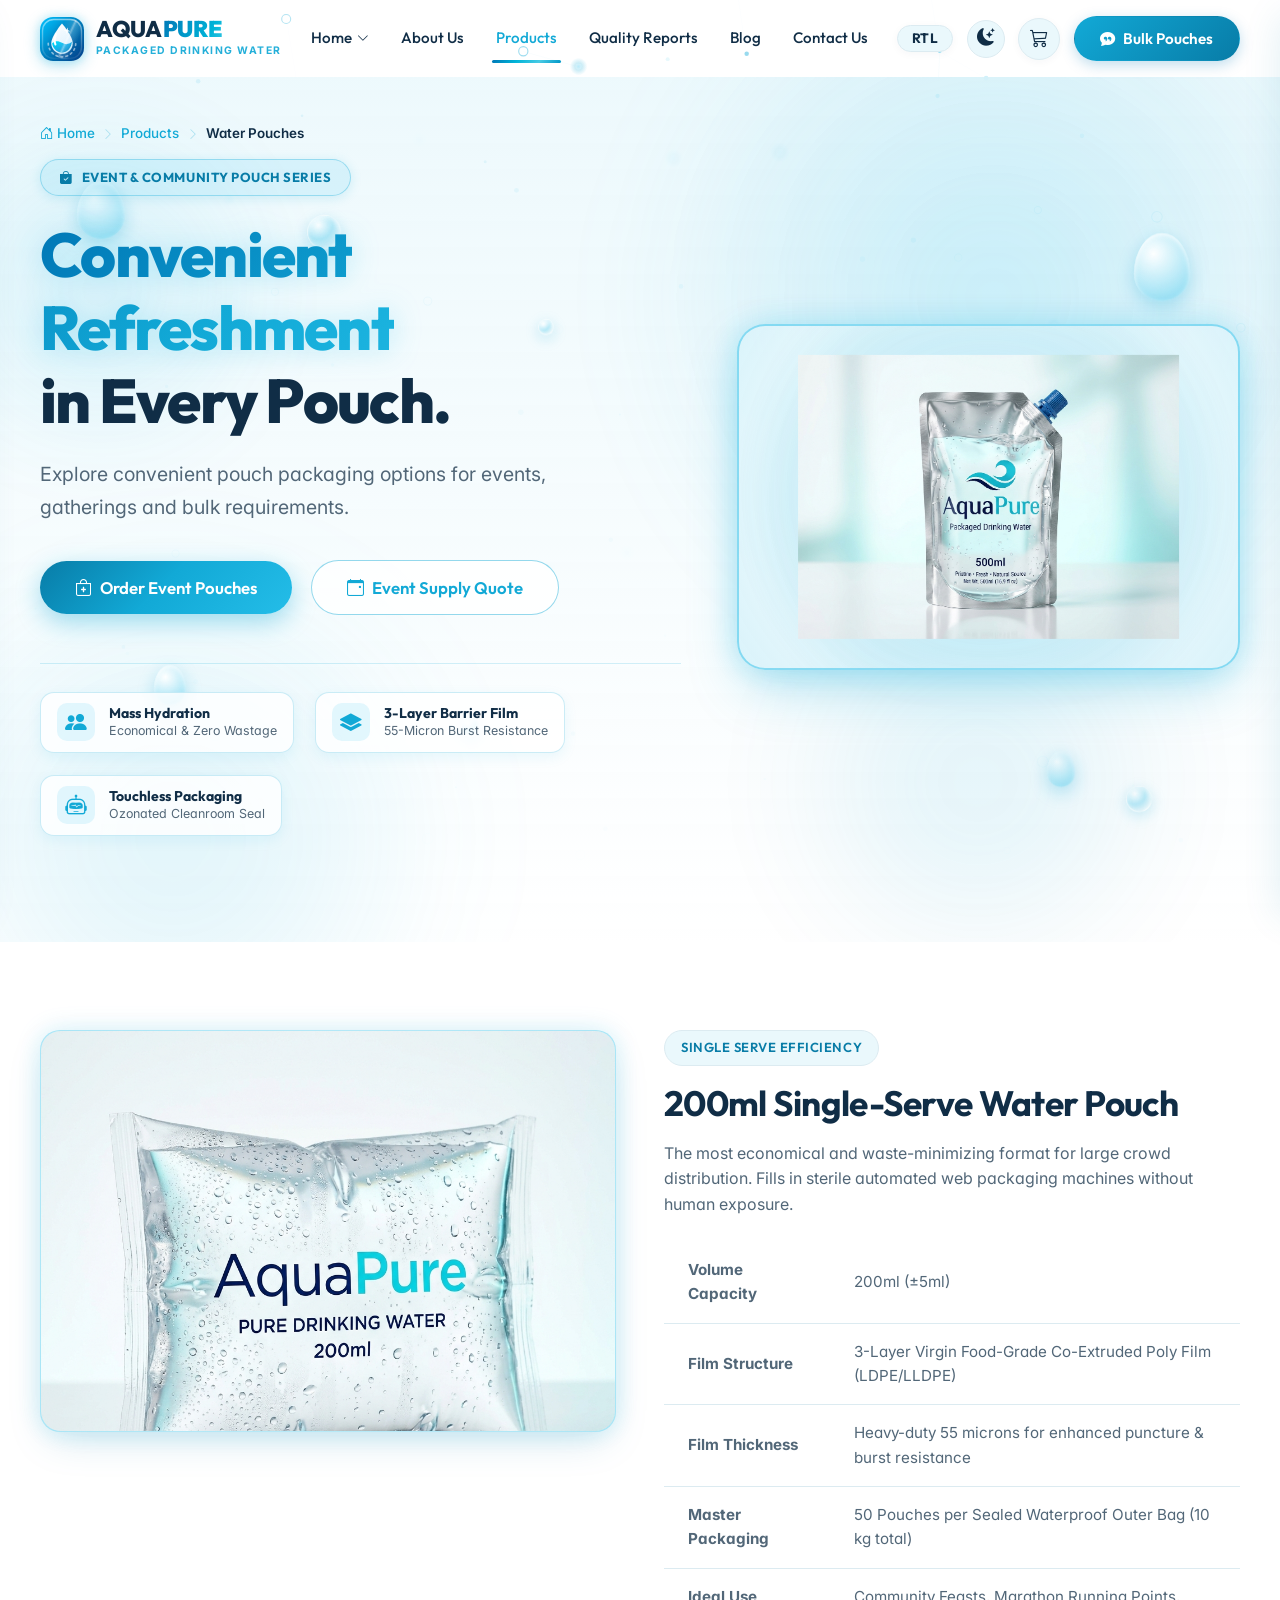
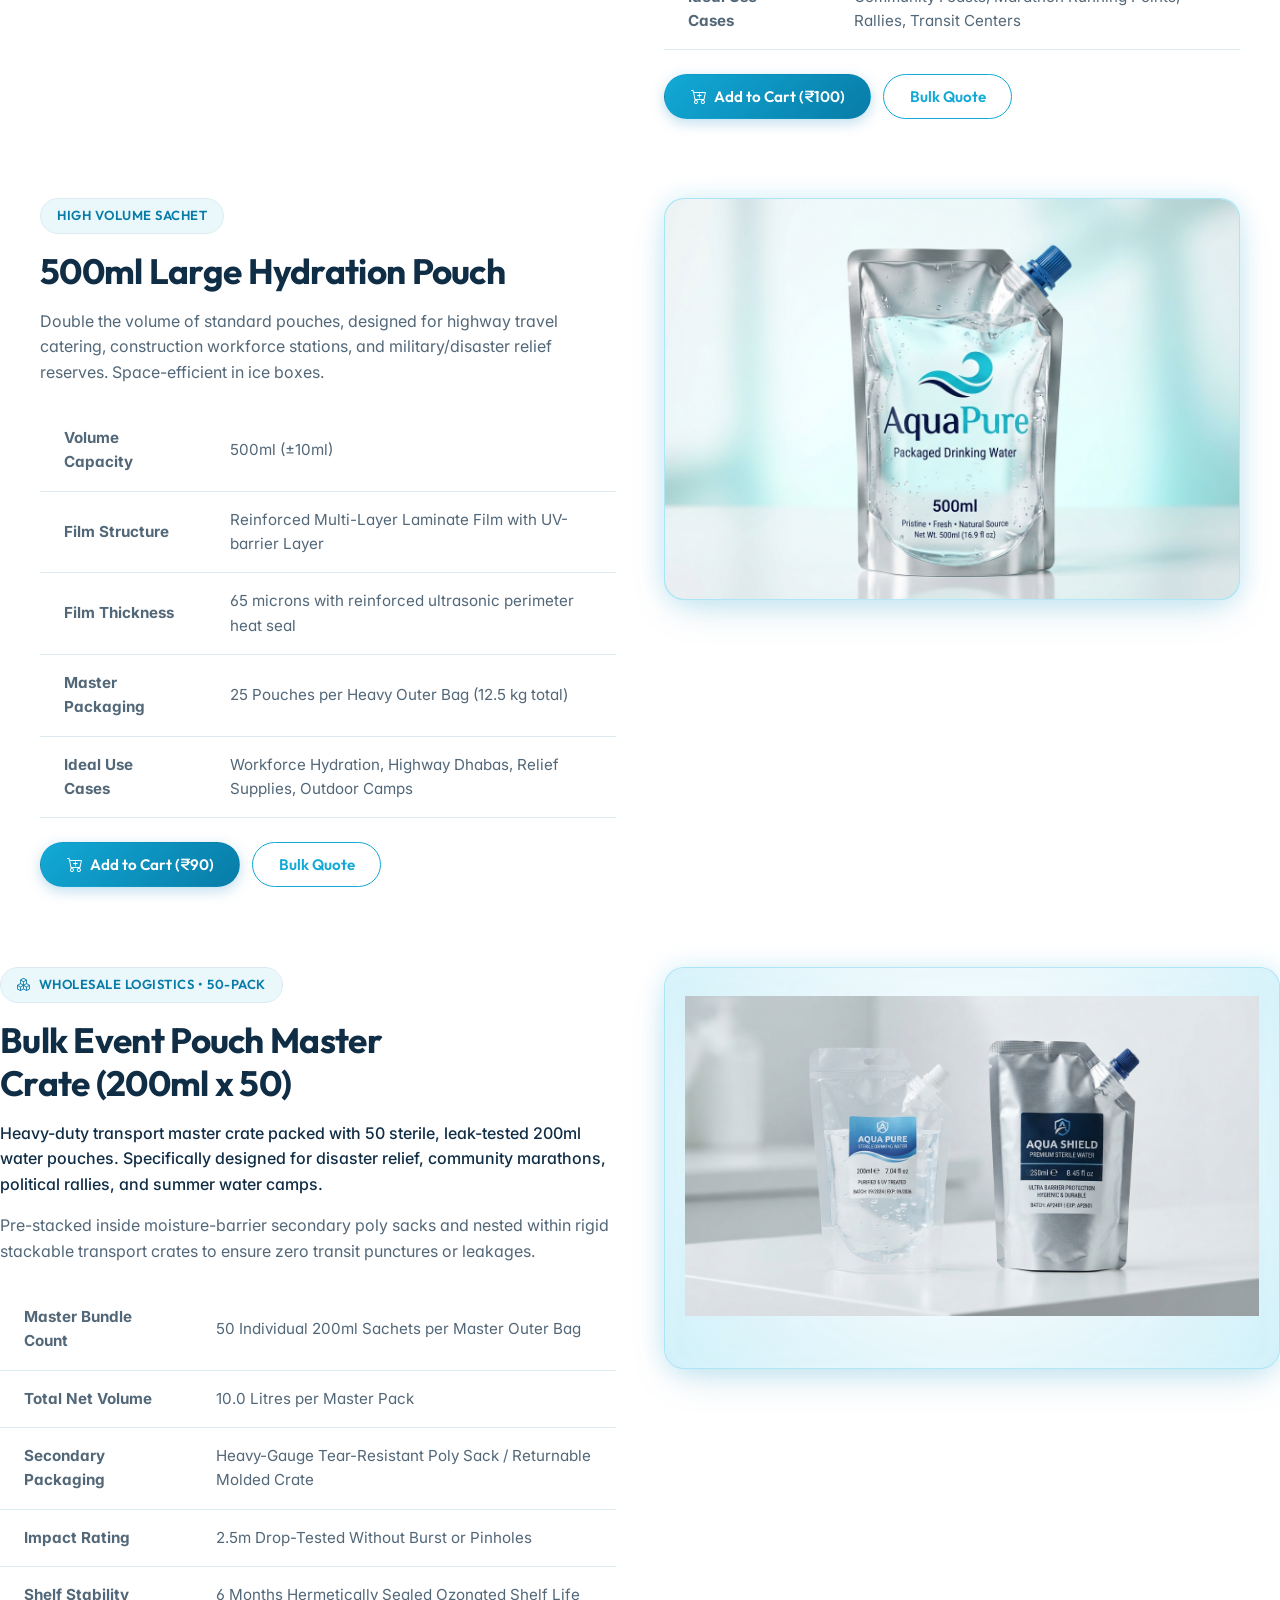
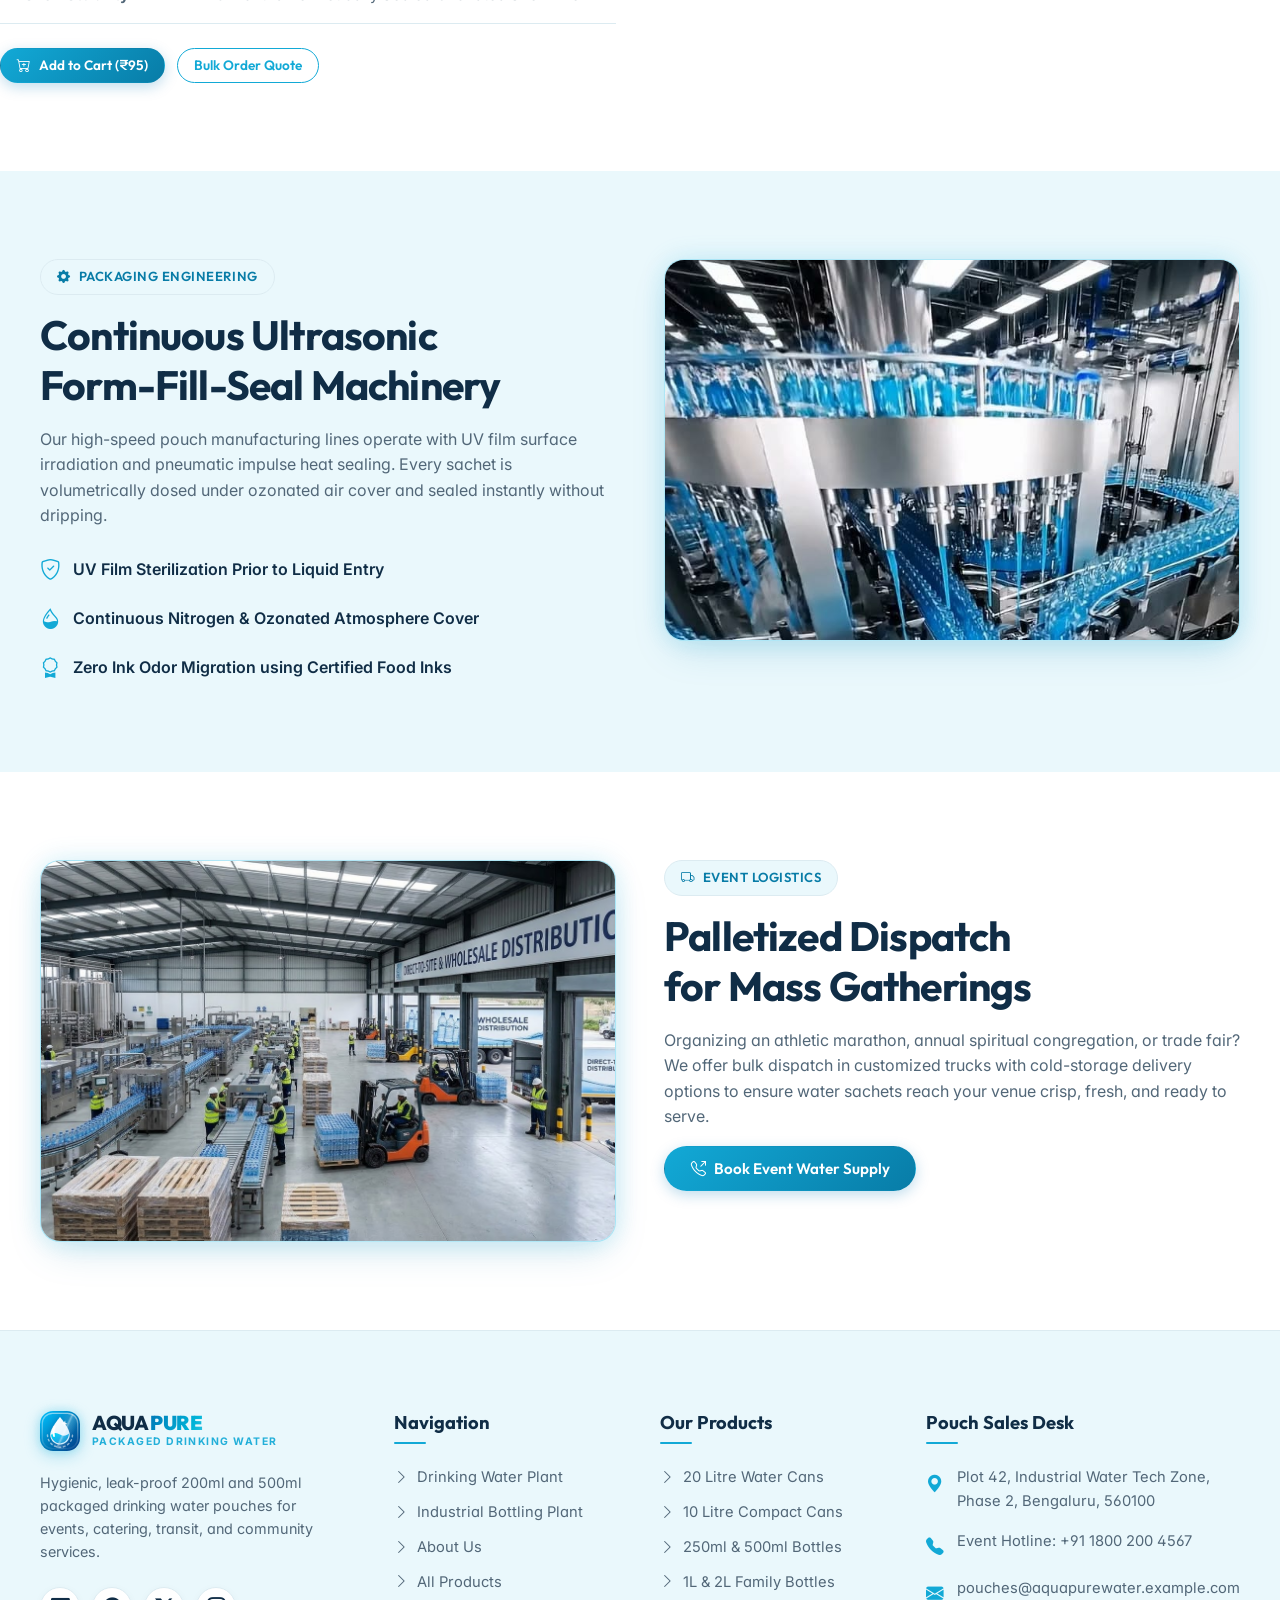
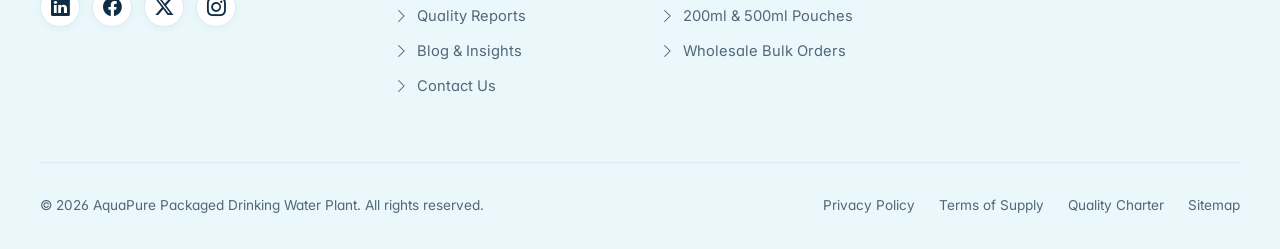
<file: water-pouches.html>
<!DOCTYPE html>
<html lang="en" dir="ltr" data-theme="light">
<head>
  <!-- Character Encoding & Responsive Viewport -->
  <meta charset="UTF-8">
  <meta name="viewport" content="width=device-width, initial-scale=1.0">

  <!-- Primary Meta Tags -->
  <title>Hygienic Packaged Drinking Water Pouches (200ml & 500ml) | AquaPure</title>
  <meta name="title" content="Hygienic Packaged Drinking Water Pouches (200ml & 500ml) | AquaPure">
  <meta name="description" content="Discover AquaPure's hygienic, multi-layer co-extruded drinking water pouches in 200ml and 500ml. Ultrasonic leak-proof seal for events, catering, and transit.">
  <meta name="keywords" content="water pouch, 200ml water sachet, drinking water pouch, event water catering, wholesale water pouches, hygienic water packets">
  <meta name="author" content="AquaPure Packaged Drinking Water">
  <meta name="robots" content="index, follow, max-image-preview:large, max-snippet:-1, max-video-preview:-1">
  <meta name="theme-color" content="#0077b6">

  <!-- Canonical URL -->
  <link rel="canonical" href="https://www.aquapurewater.example.com/water-pouches.html">

  <!-- Favicon & Icons -->
  <link rel="icon" type="image/svg+xml" href="assets/images/logo-icon.svg">
  <link rel="apple-touch-icon" href="assets/images/logo-icon.svg">

  <!-- Resource Hints for Performance Optimization -->
  <link rel="preconnect" href="https://cdn.jsdelivr.net" crossorigin>
  <link rel="preconnect" href="https://images.unsplash.com" crossorigin>
  <link rel="dns-prefetch" href="https://cdn.jsdelivr.net">
  <link rel="dns-prefetch" href="https://images.unsplash.com">

  <!-- Open Graph / Facebook Protocol -->
  <meta property="og:type" content="website">
  <meta property="og:site_name" content="AquaPure">
  <meta property="og:locale" content="en_US">
  <meta property="og:url" content="https://www.aquapurewater.example.com/water-pouches.html">
  <meta property="og:title" content="Packaged Drinking Water Pouches (200ml & 500ml) | AquaPure">
  <meta property="og:description" content="Affordable, hygienic, and leak-proof water pouches for public gatherings, mass catering, and transit hydration.">
  <meta property="og:image" content="https://images.unsplash.com/photo-1517824806704-9040b037703b?auto=format&fit=crop&w=1200&q=80&h=630&og=water-pouches">
  <meta property="og:image:width" content="1200">
  <meta property="og:image:height" content="630">
  <meta property="og:image:alt" content="AquaPure Hygienic Packaged Water Pouches">

  <!-- Twitter Card Protocol -->
  <meta name="twitter:card" content="summary_large_image">
  <meta name="twitter:site" content="@AquaPureWater">
  <meta name="twitter:title" content="Packaged Drinking Water Pouches (200ml & 500ml) | AquaPure">
  <meta name="twitter:description" content="Affordable, hygienic, and leak-proof water pouches for public gatherings, mass catering, and transit hydration.">
  <meta name="twitter:image" content="https://images.unsplash.com/photo-1517824806704-9040b037703b?auto=format&fit=crop&w=1200&q=80&h=630&og=water-pouches">
  <meta name="twitter:image:alt" content="AquaPure Hygienic Packaged Water Pouches">

  <!-- Bootstrap Icons CDN -->
  <link rel="stylesheet" href="https://cdn.jsdelivr.net/npm/bootstrap-icons@1.11.3/font/bootstrap-icons.min.css">

    <!-- Google Fonts: Outfit & Plus Jakarta Sans -->
  <link rel="preconnect" href="https://fonts.googleapis.com">
  <link rel="preconnect" href="https://fonts.gstatic.com" crossorigin>
  <link rel="stylesheet" href="https://fonts.googleapis.com/css2?family=Inter:wght@400;500;600;700&family=Outfit:wght@400;500;600;700;800;900&family=Plus+Jakarta+Sans:wght@400;500;600;700;800&display=swap">

  <!-- Custom Stylesheets -->
  <link rel="stylesheet" href="assets/css/themes.css">
  <link rel="stylesheet" href="assets/css/style.css?v=4.8">
  <link rel="stylesheet" href="assets/css/typography.css">
  <link rel="stylesheet" href="assets/css/animations.css">
  <link rel="stylesheet" href="assets/css/hero-animations.css">
  <link rel="stylesheet" href="assets/css/responsive.css?v=3.5">
  <link rel="stylesheet" href="assets/css/background-particles.css">

  <!-- Schema.org JSON-LD Structured Data Graph -->
  <script type="application/ld+json">
  {
    "@context": "https://schema.org",
    "@graph": [
      {
        "@type": "Product",
        "@id": "https://www.aquapurewater.example.com/water-pouches.html#product-200ml",
        "name": "AquaPure 200ml Hygienic Water Pouch",
        "image": "https://images.unsplash.com/photo-1517824806704-9040b037703b?auto=format&fit=crop&w=1200&q=80",
        "description": "Multi-layer co-extruded food grade sterile water pouch with puncture-resistant barrier.",
        "brand": {
          "@type": "Brand",
          "name": "AquaPure"
        },
        "offers": {
          "@type": "Offer",
          "priceCurrency": "INR",
          "price": "3",
          "availability": "https://schema.org/InStock",
          "url": "https://www.aquapurewater.example.com/water-pouches.html"
        }
      },
      {
        "@type": "BreadcrumbList",
        "itemListElement": [
          {
            "@type": "ListItem",
            "position": 1,
            "name": "Home",
            "item": "https://www.aquapurewater.example.com/index.html"
          },
          {
            "@type": "ListItem",
            "position": 2,
            "name": "Products",
            "item": "https://www.aquapurewater.example.com/products.html"
          },
          {
            "@type": "ListItem",
            "position": 3,
            "name": "Water Pouches",
            "item": "https://www.aquapurewater.example.com/water-pouches.html"
          }
        ]
      }
    ]
  }
  </script>
</head>
<body>

  <!-- Accessible Skip Link -->
  <a href="#mainContent" class="skip-to-content">Skip to main content</a>

  <!-- Premium Animated Water & Floating Dot Background Canvas -->
  <canvas id="bgParticlesCanvas" class="bg-particles-canvas" aria-hidden="true"></canvas>

  <!-- Sticky Header & Navigation -->
  <header class="site-header" id="siteHeader">
    <div class="container navbar">
      <a href="index.html" class="brand-logo" aria-label="AquaPure Home">
        <img src="assets/images/logo-icon.svg" alt="AquaPure Logo" class="brand-logo-emblem" width="44" height="44" decoding="async">
        <div class="brand-text">
          <span class="brand-name">AQUA<span>PURE</span></span>
          <span class="brand-tagline">PACKAGED DRINKING WATER</span>
        </div>
      </a>

      <nav aria-label="Primary Navigation">
        <ul class="nav-menu">
          <li class="nav-item dropdown">
            <a href="index.html" class="nav-link dropdown-toggle" aria-haspopup="true" aria-expanded="false">
              Home <i class="bi bi-chevron-down"></i>
            </a>
            <ul class="dropdown-menu">
              <li>
                <a href="index.html" class="dropdown-item">
                  <i class="bi bi-droplet-fill"></i> Drinking Water Plant
                </a>
              </li>
              <li>
                <a href="home-2.html" class="dropdown-item">
                  <i class="bi bi-building-gear"></i> Industrial Bottling Plant
                </a>
              </li>
            </ul>
          </li>
          <li class="nav-item"><a href="about.html" class="nav-link">About Us</a></li>
          <li class="nav-item">
            <a href="products.html" class="nav-link active">Products</a>
          </li>
          <li class="nav-item"><a href="quality-reports.html" class="nav-link">Quality Reports</a></li>
          <li class="nav-item"><a href="blog.html" class="nav-link">Blog</a></li>
          <li class="nav-item"><a href="contact.html" class="nav-link">Contact Us</a></li>
        </ul>
      </nav>

      <div class="nav-actions">
                <!-- RTL Direction Toggle Button -->
        <button type="button" class="rtl-toggle-btn" aria-label="Toggle Direction: Right to Left (RTL)" title="Right to Left (RTL)">
          <span class="dir-label">RTL</span>
        </button>

        <button type="button" class="theme-toggle-btn" aria-label="Toggle Theme" title="Toggle Light/Dark Theme">
          <i class="bi bi-moon-stars-fill"></i>
        </button>

        <!-- Cart Button -->
        <button type="button" class="cart-btn" id="cartToggleBtn" aria-label="View Shopping Cart" title="Shopping Cart">
          <i class="bi bi-cart3"></i>
          <span class="cart-badge">0</span>
        </button>

        <button type="button" class="btn btn-primary" data-modal-open="#quoteModal" data-product="Water Pouches">
          <i class="bi bi-chat-quote-fill"></i> Bulk Pouches
        </button>

        <button type="button" class="mobile-nav-toggle" aria-label="Open Navigation Menu" aria-expanded="false">
          <i class="bi bi-list"></i>
        </button>
      </div>
    </div>
  </header>

  <!-- Mobile Drawer Overlay -->
  <div class="mobile-drawer-overlay"></div>

  <!-- Mobile Drawer -->
  <aside class="mobile-drawer" aria-label="Mobile Navigation Drawer">
    <div class="mobile-drawer-header">
      <div class="brand-logo">
        <img src="assets/images/logo-icon.svg" alt="AquaPure Logo" class="brand-logo-emblem" width="34" height="34" style="width:34px; height:34px;" decoding="async">
        <span class="brand-name" style="font-size:1.15rem;">AQUA<span>PURE</span></span>
      </div>
      <button type="button" class="close-drawer-btn" aria-label="Close Navigation Menu"><i class="bi bi-x-lg"></i></button>
    </div>

    <ul class="mobile-menu-list">
      <li>
        <a href="#" class="mobile-nav-link mobile-submenu-toggle">
          Home <i class="bi bi-chevron-down"></i>
        </a>
        <ul class="mobile-submenu">
          <li class="mobile-submenu-item"><a href="index.html">Drinking Water Plant</a></li>
          <li class="mobile-submenu-item"><a href="home-2.html">Industrial Bottling Plant</a></li>
        </ul>
      </li>
      <li><a href="about.html" class="mobile-nav-link">About Us</a></li>
      <li><a href="products.html" class="mobile-nav-link active">Products</a></li>
      <li><a href="quality-reports.html" class="mobile-nav-link">Quality Reports</a></li>
      <li><a href="blog.html" class="mobile-nav-link">Blog</a></li>
      <li><a href="contact.html" class="mobile-nav-link">Contact Us</a></li>
    </ul>

    <div class="mobile-drawer-footer">
      <button type="button" class="btn btn-primary" data-modal-open="#quoteModal" style="width:100%;">
        <i class="bi bi-chat-quote-fill"></i> Order Pouches
      </button>
    </div>
  </aside>

  <!-- MAIN CONTENT -->
  <main id="mainContent">

    <!-- Hero Section: Water Pouches -->
    <section class="hero-section" aria-label="Water Pouches Hero">
      <!-- Water Droplets floating background -->
      <div class="hero-droplets-bg" aria-hidden="true">
        <div class="droplet droplet-1"></div>
        <div class="droplet droplet-2"></div>
        <div class="droplet droplet-3"></div>
        <div class="droplet droplet-4"></div>
      </div>
      <div class="container hero-grid">
        <div class="hero-content reveal-left">
          <nav class="breadcrumb-nav" aria-label="Breadcrumb">
            <ol class="breadcrumb-list">
              <li class="breadcrumb-item"><a href="index.html"><i class="bi bi-house-door" aria-hidden="true"></i> Home</a></li>
              <li class="breadcrumb-separator" aria-hidden="true"><i class="bi bi-chevron-right"></i></li>
              <li class="breadcrumb-item"><a href="products.html">Products</a></li>
              <li class="breadcrumb-separator" aria-hidden="true"><i class="bi bi-chevron-right"></i></li>
              <li class="breadcrumb-item" aria-current="page">Water Pouches</li>
            </ol>
          </nav>

          <div class="badge-pill">
            <i class="bi bi-bag-check-fill"></i> Event &amp; Community Pouch Series
          </div>
          <h1 class="hero-title">
            <span class="aqua-gradient">Convenient Refreshment</span><br>
            in Every Pouch.&lrm;
          </h1>
          <p class="hero-description">
            Explore convenient pouch packaging options for events, gatherings and bulk requirements.&lrm;
          </p>

          <div class="hero-actions">
            <button type="button" class="btn btn-primary btn-lg" data-modal-open="#quoteModal" data-product="Water Pouches (Bulk Sacks)">
              <i class="bi bi-bag-plus"></i> Order Event Pouches
            </button>
            <a href="contact.html#distributorForm" class="btn btn-outline btn-lg">
              <i class="bi bi-calendar-event"></i> Event Supply Quote
            </a>
          </div>

          <div class="hero-badges-row">
            <div class="hero-badge-item">
              <i class="bi bi-people-fill"></i>
              <div class="hero-badge-text">
                <strong>Mass Hydration</strong>
                <span>Economical &amp; Zero Wastage</span>
              </div>
            </div>
            <div class="hero-badge-item">
              <i class="bi bi-layers-fill"></i>
              <div class="hero-badge-text">
                <strong>3-Layer Barrier Film</strong>
                <span>55-Micron Burst Resistance</span>
              </div>
            </div>
            <div class="hero-badge-item">
              <i class="bi bi-robot"></i>
              <div class="hero-badge-text">
                <strong>Touchless Packaging</strong>
                <span>Ozonated Cleanroom Seal</span>
              </div>
            </div>
          </div>
        </div>

        <div class="hero-visual reveal-right">
          <div class="hero-visual-card is-product">
            <img src="assets/images/water-pouch-500ml.jpg" alt="AquaPure hygienic packaged drinking water pouches for event hydration" class="hero-img hero-img-product" width="600" height="460" decoding="async">
          </div>
        </div>
      </div>
    </section>

    <!-- Pouch Specifications: 200ml vs 500ml -->
    <section class="section" id="pouchesSection" aria-label="Pouch Specifications" style="scroll-margin-top:90px;">
      <div class="container">
        <!-- 200ml Single Serve Pouch -->
        <div class="grid-2" id="pouch200ml" style="margin-bottom:5rem; scroll-margin-top:100px;">
          <div class="reveal-left">
            <div class="img-glow-card">
              <img src="assets/images/water-pouch-200ml.jpg" alt="200ml single-serve clean water sachet pack" loading="lazy" style="width:100%; height:400px; object-fit:cover; border-radius:20px;" decoding="async">
            </div>
          </div>
          <div class="reveal-right">
            <div class="badge-pill">Single Serve Efficiency</div>
            <h2 class="section-title" style="font-size:2.2rem;">200ml Single-Serve Water Pouch</h2>
            <p>
              The most economical and waste-minimizing format for large crowd distribution. Fills in sterile automated web packaging machines without human exposure.
            </p>
            <table class="clean-table reveal-up" style="margin-block:1.5rem;">
              <tbody>
                <tr>
                  <td><strong>Volume Capacity</strong></td>
                  <td>200ml (±5ml)</td>
                </tr>
                <tr>
                  <td><strong>Film Structure</strong></td>
                  <td>3-Layer Virgin Food-Grade Co-Extruded Poly Film (LDPE/LLDPE)</td>
                </tr>
                <tr>
                  <td><strong>Film Thickness</strong></td>
                  <td>Heavy-duty 55 microns for enhanced puncture & burst resistance</td>
                </tr>
                <tr>
                  <td><strong>Master Packaging</strong></td>
                  <td>50 Pouches per Sealed Waterproof Outer Bag (10 kg total)</td>
                </tr>
                <tr>
                  <td><strong>Ideal Use Cases</strong></td>
                  <td>Community Feasts, Marathon Running Points, Rallies, Transit Centers</td>
                </tr>
              </tbody>
            </table>
            <div class="product-actions">
              <button type="button" class="btn btn-primary btn-add-cart" data-id="pouch-200ml" data-name="200ml Water Pouches (50-Pack)" data-price="100" data-unit="Bag" data-img="assets/images/water-pouch-200ml.jpg">
                <i class="bi bi-cart-plus"></i> Add to Cart (₹100)
              </button>
              <button type="button" class="btn btn-outline" data-modal-open="#quoteModal" data-product="200ml Water Pouch">
                Bulk Quote
              </button>
            </div>
          </div>
        </div>

        <!-- 500ml Travel Pouch -->
        <div class="grid-2" id="pouch500ml" style="scroll-margin-top:100px;">
          <div class="reveal-left">
            <div class="badge-pill">High Volume Sachet</div>
            <h2 class="section-title" style="font-size:2.2rem;">500ml Large Hydration Pouch</h2>
            <p>
              Double the volume of standard pouches, designed for highway travel catering, construction workforce stations, and military/disaster relief reserves. Space-efficient in ice boxes.
            </p>
            <table class="clean-table reveal-up" style="margin-block:1.5rem;">
              <tbody>
                <tr>
                  <td><strong>Volume Capacity</strong></td>
                  <td>500ml (±10ml)</td>
                </tr>
                <tr>
                  <td><strong>Film Structure</strong></td>
                  <td>Reinforced Multi-Layer Laminate Film with UV-barrier Layer</td>
                </tr>
                <tr>
                  <td><strong>Film Thickness</strong></td>
                  <td>65 microns with reinforced ultrasonic perimeter heat seal</td>
                </tr>
                <tr>
                  <td><strong>Master Packaging</strong></td>
                  <td>25 Pouches per Heavy Outer Bag (12.5 kg total)</td>
                </tr>
                <tr>
                  <td><strong>Ideal Use Cases</strong></td>
                  <td>Workforce Hydration, Highway Dhabas, Relief Supplies, Outdoor Camps</td>
                </tr>
              </tbody>
            </table>
            <div class="product-actions">
              <button type="button" class="btn btn-primary btn-add-cart" data-id="pouch-500ml" data-name="500ml Water Pouches (25-Pack)" data-price="90" data-unit="Bag" data-img="assets/images/water-pouch-500ml.jpg">
                <i class="bi bi-cart-plus"></i> Add to Cart (₹90)
              </button>
              <button type="button" class="btn btn-outline" data-modal-open="#quoteModal" data-product="500ml Water Pouch">
                Bulk Quote
              </button>
            </div>
          </div>
          <div class="reveal-right">
            <div class="img-glow-card">
              <img src="assets/images/water-pouch-500ml.jpg" alt="500ml large hydration pouch for travel and outdoor worksites" loading="lazy" style="width:100%; height:400px; object-fit:cover; border-radius:20px;" decoding="async">
            </div>
          </div>
        </div>
      </div>

        <!-- Bulk Event Pouch Master Crate -->
        <div class="grid-2" id="pouchBulkCrate" style="margin-top:5rem; scroll-margin-top:100px;">
          <div class="reveal-left">
            <div class="badge-pill"><i class="bi bi-boxes"></i> Wholesale Logistics • 50-Pack</div>
            <h2 class="section-title" style="font-size:2.2rem;">Bulk Event Pouch Master Crate (200ml x 50)</h2>
            <p style="font-weight:500; color:var(--heading);">
              Heavy-duty transport master crate packed with 50 sterile, leak-tested 200ml water pouches. Specifically designed for disaster relief, community marathons, political rallies, and summer water camps.
            </p>
            <p>
              Pre-stacked inside moisture-barrier secondary poly sacks and nested within rigid stackable transport crates to ensure zero transit punctures or leakages.
            </p>
            <table class="clean-table reveal-up" style="margin-block:1.5rem;">
              <tbody>
                <tr>
                  <td><strong>Master Bundle Count</strong></td>
                  <td>50 Individual 200ml Sachets per Master Outer Bag</td>
                </tr>
                <tr>
                  <td><strong>Total Net Volume</strong></td>
                  <td>10.0 Litres per Master Pack</td>
                </tr>
                <tr>
                  <td><strong>Secondary Packaging</strong></td>
                  <td>Heavy-Gauge Tear-Resistant Poly Sack / Returnable Molded Crate</td>
                </tr>
                <tr>
                  <td><strong>Impact Rating</strong></td>
                  <td>2.5m Drop-Tested Without Burst or Pinholes</td>
                </tr>
                <tr>
                  <td><strong>Shelf Stability</strong></td>
                  <td>6 Months Hermetically Sealed Ozonated Shelf Life</td>
                </tr>
              </tbody>
            </table>
            <div class="product-actions">
              <button type="button" class="btn btn-primary btn-sm btn-add-cart" data-id="pouch-bulk-crate" data-name="Bulk Pouch Crate (50-Pack)" data-price="95" data-unit="Crate" data-img="assets/images/water-pouches.png">
                <i class="bi bi-cart-plus"></i> Add to Cart (&#8377;95)
              </button>
              <button type="button" class="btn btn-outline btn-sm" data-modal-open="#quoteModal" data-product="Bulk Pouch Crate">
                Bulk Order Quote
              </button>
            </div>
          </div>
          <div class="reveal-right">
            <div class="img-glow-card">
              <img src="assets/images/water-pouches.png" alt="Bulk Event Pouch Master Crate packed with 50 water pouches" loading="lazy" style="width:100%; height:400px; object-fit:contain; background:radial-gradient(circle at 50% 45%, #FFFFFF 0%, rgba(235, 248, 252, 0.95) 55%, rgba(214, 242, 250, 0.9) 100%); padding:1.25rem;" decoding="async">
            </div>
          </div>
        </div>
    </section>

    <!-- Ultrasonic Form-Fill-Seal Technology -->
    <section class="section section-secondary" aria-label="Pouch Packaging Tech">
      <div class="container">
        <div class="grid-2">
          <div class="reveal-left">
            <div class="badge-pill"><i class="bi bi-gear-fill"></i> Packaging Engineering</div>
            <h2 class="section-title">Continuous Ultrasonic Form-Fill-Seal Machinery</h2>
            <p>
              Our high-speed pouch manufacturing lines operate with UV film surface irradiation and pneumatic impulse heat sealing. Every sachet is volumetrically dosed under ozonated air cover and sealed instantly without dripping.
            </p>
            <div class="reveal-up" style="display:flex; flex-direction:column; gap:1rem; margin-top:1.5rem;">
              <div style="display:flex; align-items:center; gap:0.75rem;">
                <i class="bi bi-shield-check" style="color:var(--primary-blue); font-size:1.3rem;"></i>
                <span style="color:var(--heading); font-weight:600;">UV Film Sterilization Prior to Liquid Entry</span>
              </div>
              <div style="display:flex; align-items:center; gap:0.75rem;">
                <i class="bi bi-droplet-half" style="color:var(--primary-blue); font-size:1.3rem;"></i>
                <span style="color:var(--heading); font-weight:600;">Continuous Nitrogen & Ozonated Atmosphere Cover</span>
              </div>
              <div style="display:flex; align-items:center; gap:0.75rem;">
                <i class="bi bi-award" style="color:var(--primary-blue); font-size:1.3rem;"></i>
                <span style="color:var(--heading); font-weight:600;">Zero Ink Odor Migration using Certified Food Inks</span>
              </div>
            </div>
          </div>

          <div class="reveal-right">
            <div class="img-glow-card">
              <img src="assets/images/Automated Bottling & Packaging Facility.jpg" alt="Industrial high speed form fill seal packaging machinery" loading="lazy" style="width:100%; height:380px; object-fit:cover;" decoding="async">
            </div>
          </div>
        </div>
      </div>
    </section>

    <!-- Mass Event Logistics -->
    <section class="section" aria-label="Event Distribution Logistics">
      <div class="container">
        <div class="grid-2">
          <div class="reveal-left">
            <div class="img-glow-card">
              <img src="assets/images/Seamless Direct-to-Site & Wholesale Distribution.jpeg" alt="Mass catering banquet event receiving prompt packaged water pouch delivery" loading="lazy" style="width:100%; height:380px; object-fit:cover;" decoding="async">
            </div>
          </div>

          <div class="reveal-right">
            <div class="badge-pill"><i class="bi bi-truck"></i> Event Logistics</div>
            <h2 class="section-title">Palletized Dispatch for Mass Gatherings</h2>
            <p>
              Organizing an athletic marathon, annual spiritual congregation, or trade fair? We offer bulk dispatch in customized trucks with cold-storage delivery options to ensure water sachets reach your venue crisp, fresh, and ready to serve.
            </p>
            <button type="button" class="btn btn-primary" data-modal-open="#quoteModal" data-product="Event Water Pouches">
              <i class="bi bi-telephone-outbound"></i> Book Event Water Supply
            </button>
          </div>
        </div>
      </div>
    </section>
  </main>

  <!-- Reusable Site Footer -->
  <footer class="site-footer">
    <div class="container">
      <div class="footer-grid">
        <div class="footer-col">
          <a href="index.html" class="brand-logo" aria-label="AquaPure Home" style="margin-bottom:1.2rem;">
            <img src="assets/images/logo-icon.svg" alt="AquaPure Logo" class="brand-logo-emblem" width="40" height="40" style="width:40px; height:40px;" decoding="async">
            <div class="brand-text">
              <span class="brand-name" style="font-size:1.25rem;">AQUA<span>PURE</span></span>
              <span class="brand-tagline">PACKAGED DRINKING WATER</span>
            </div>
          </a>
          <p style="font-size:0.9rem; line-height:1.6; margin-bottom:1.5rem;">
            Hygienic, leak-proof 200ml and 500ml packaged drinking water pouches for events, catering, transit, and community services.
          </p>
          <div class="footer-social-links">
            <a href="https://www.linkedin.com" target="_blank" rel="noopener noreferrer" class="social-icon-btn linkedin" aria-label="LinkedIn" title="Follow us on LinkedIn"><i class="bi bi-linkedin"></i></a>
            <a href="https://www.facebook.com" target="_blank" rel="noopener noreferrer" class="social-icon-btn facebook" aria-label="Facebook" title="Follow us on Facebook"><i class="bi bi-facebook"></i></a>
            <a href="https://x.com" target="_blank" rel="noopener noreferrer" class="social-icon-btn x" aria-label="X (Twitter)" title="Follow us on X"><i class="bi bi-twitter-x"></i></a>
            <a href="https://www.instagram.com" target="_blank" rel="noopener noreferrer" class="social-icon-btn instagram" aria-label="Instagram" title="Follow us on Instagram"><i class="bi bi-instagram"></i></a>
          </div>
        </div>

        <div class="footer-col">
          <h4>Navigation</h4>
          <ul class="footer-links">
            <li><a href="index.html"><i class="bi bi-chevron-right"></i> Drinking Water Plant</a></li>
            <li><a href="home-2.html"><i class="bi bi-chevron-right"></i> Industrial Bottling Plant</a></li>
            <li><a href="about.html"><i class="bi bi-chevron-right"></i> About Us</a></li>
            <li><a href="products.html"><i class="bi bi-chevron-right"></i> All Products</a></li>
            <li><a href="quality-reports.html"><i class="bi bi-chevron-right"></i> Quality Reports</a></li>
            <li><a href="blog.html"><i class="bi bi-chevron-right"></i> Blog &amp; Insights</a></li>
            <li><a href="contact.html"><i class="bi bi-chevron-right"></i> Contact Us</a></li>
          </ul>
        </div>

        <div class="footer-col">
          <h4>Our Products</h4>
          <ul class="footer-links">
            <li><a href="water-cans.html#can20L"><i class="bi bi-chevron-right"></i> 20 Litre Water Cans</a></li>
            <li><a href="water-cans.html#can10L"><i class="bi bi-chevron-right"></i> 10 Litre Compact Cans</a></li>
            <li><a href="water-bottles.html#bottles250-500"><i class="bi bi-chevron-right"></i> 250ml &amp; 500ml Bottles</a></li>
            <li><a href="water-bottles.html#bottles1L-2L"><i class="bi bi-chevron-right"></i> 1L &amp; 2L Family Bottles</a></li>
            <li><a href="water-pouches.html#pouchesSection"><i class="bi bi-chevron-right"></i> 200ml &amp; 500ml Pouches</a></li>
            <li><a href="contact.html#distributorForm"><i class="bi bi-chevron-right"></i> Wholesale Bulk Orders</a></li>
          </ul>
        </div>

        <div class="footer-col">
          <h4>Pouch Sales Desk</h4>
          <ul class="footer-contact-list">
            <li class="footer-contact-item">
              <i class="bi bi-geo-alt-fill"></i>
              <span>Plot 42, Industrial Water Tech Zone, Phase 2, Bengaluru, 560100</span>
            </li>
            <li class="footer-contact-item">
              <i class="bi bi-telephone-fill"></i>
              <span>Event Hotline: +91 1800 200 4567</span>
            </li>
            <li class="footer-contact-item">
              <i class="bi bi-envelope-fill"></i>
              <span>pouches@aquapurewater.example.com</span>
            </li>
          </ul>
        </div>
      </div>

      <div class="footer-bottom">
        <div>&copy; 2026 AquaPure Packaged Drinking Water Plant. All rights reserved.</div>
        <div class="footer-legal-links">
          <a href="privacy-policy.html">Privacy Policy</a>
          <a href="terms.html">Terms of Supply</a>
          <a href="quality-reports.html#qualityCharter">Quality Charter</a>
          <a href="products.html">Sitemap</a>
        </div>
      </div>
    </div>
  </footer>

  <!-- Floating Back to Top Button -->
  <button type="button" class="back-to-top" aria-label="Back to Top"><i class="bi bi-arrow-up"></i></button>

  <!-- Quote Modal -->
  <div class="modal-overlay" id="quoteModal" role="dialog" aria-modal="true" aria-labelledby="modalTitle">
    <div class="modal-card">
      <button type="button" class="modal-close-btn" data-modal-close aria-label="Close Modal"><i class="bi bi-x-lg"></i></button>
      <div class="modal-header">
        <div class="badge-pill" style="margin-bottom:0.4rem;"><i class="bi bi-bag-check"></i> Bulk Pouch Inquiry</div>
        <h3 class="modal-title" id="modalTitle">Order Water Pouches</h3>
        <p style="font-size:0.88rem; color:var(--body-text); margin:0;">Inquire for catering, marathons, or community functions.</p>
      </div>

      <form class="validated-form" id="bulkPouchForm" novalidate>
        <div class="form-alert success" role="alert"><i class="bi bi-check-circle-fill"></i> <span>Inquiry submitted successfully! Note: Form is validated and ready, but not yet connected to an enquiry delivery service.</span></div>
        <div class="form-alert error" role="alert"><i class="bi bi-exclamation-triangle-fill"></i> <span>Please correct highlighted fields before submitting.</span></div>

        <div class="form-group">
          <label class="form-label" for="pouchName">Organizer / Contact Name <span class="required-star">*</span></label>
          <input type="text" id="pouchName" name="organizer_name" class="form-control" placeholder="e.g. Rajesh Kumar" required autocomplete="name" aria-describedby="pouchNameFeedback">
          <div class="invalid-feedback" id="pouchNameFeedback">Organizer name is required.</div>
        </div>

        <div class="form-group">
          <label class="form-label" for="pouchPhone">Phone (10 Digits) <span class="required-star">*</span></label>
          <input type="tel" id="pouchPhone" name="phone" class="form-control" placeholder="e.g. 9876543210" required inputmode="numeric" maxlength="10" autocomplete="tel" aria-describedby="pouchPhoneFeedback">
          <div class="invalid-feedback" id="pouchPhoneFeedback">Phone number is required.</div>
        </div>

        <div class="form-group">
          <label class="form-label" for="pouchSize">Pouch Variant <span class="required-star">*</span></label>
          <select id="pouchSize" name="pouch_variant" class="form-control" required aria-describedby="pouchSizeFeedback">
            <option value="" selected disabled>Select Pouch Variant...</option>
            <option value="200ml Single-Serve Pouch (50/bag)">200ml Single-Serve Pouch (50/bag)</option>
            <option value="500ml Large Pouch (25/bag)">500ml Large Pouch (25/bag)</option>
            <option value="Both 200ml & 500ml Mixed">Both 200ml & 500ml Mixed</option>
          </select>
          <div class="invalid-feedback" id="pouchSizeFeedback">Please select a valid pouch variant.</div>
        </div>

        <div class="form-group">
          <label class="form-label" for="pouchEventDate">Event Date & Expected Bags <span class="required-star">*</span></label>
          <input type="text" id="pouchEventDate" name="event_details" class="form-control" placeholder="e.g. 15th Nov, 100 bags (5,000 pouches)" required aria-describedby="pouchEventDateFeedback">
          <div class="invalid-feedback" id="pouchEventDateFeedback">Event date and expected bag quantity are required.</div>
        </div>

        <button type="submit" class="btn btn-primary" style="width:100%;"><i class="bi bi-send-fill"></i> Request Event Quote</button>
      </form>
    </div>
  </div>

  <!-- Scripts -->
  <script src="assets/js/theme.js?v=2.0"></script>
  <script src="assets/js/scroll-effects.js"></script>
  <script src="assets/js/animations.js?v=4.8"></script>
  <script src="assets/js/main.js?v=3.1"></script>
<script src="assets/js/cart.js"></script>
  <script src="assets/js/hero-animations.js" defer></script>
  <script src="assets/js/background-particles.js" defer></script>
</body>
</html>
</file>
<file: assets/css/themes.css>
/* ==========================================================================
   AQUAPURE - THEMES & DESIGN TOKENS
   Supports Light & Dark Modes + RTL/LTR Directional Logic
   ========================================================================== */

:root {
  /* LIGHT MODE (Default) */
  --bg-primary: #FFFFFF;
  --bg-secondary: #EAF8FC;
  --primary-blue: #12A9D6;
  --deep-blue: #087CA7;
  --heading: #102D46;
  --body-text: #526778;
  --card-bg: #FFFFFF;
  --border-color: #DCEBF1;
  
  /* Accent & Gradients */
  --accent-light: rgba(18, 169, 214, 0.12);
  --accent-gradient: linear-gradient(135deg, #12A9D6 0%, #087CA7 100%);
  --hero-gradient: linear-gradient(180deg, rgba(234, 248, 252, 0.85) 0%, rgba(255, 255, 255, 0.98) 100%);
  --nav-bg-scrolled: rgba(255, 255, 255, 0.92);
  --nav-border-scrolled: rgba(220, 235, 241, 0.8);
  --glass-bg: rgba(255, 255, 255, 0.75);
  --glass-border: rgba(220, 235, 241, 0.6);
  --pill-bg: #EAF8FC;
  --pill-text: #087CA7;
  
  /* Shadows */
  --shadow-sm: 0 2px 8px rgba(16, 45, 70, 0.04);
  --shadow-md: 0 8px 24px rgba(16, 45, 70, 0.07);
  --shadow-lg: 0 16px 36px rgba(8, 124, 167, 0.12);
  --shadow-hover: 0 20px 40px rgba(18, 169, 214, 0.18);
  --glow-color: rgba(18, 169, 214, 0.35);

  /* Feedback Colors */
  --color-success: #10b981;
  --color-warning: #f59e0b;
  --color-danger: #ef4444;
  --color-info: #0ea5e9;

  /* Typography */
  --font-heading: 'Outfit', -apple-system, BlinkMacSystemFont, 'Segoe UI', Roboto, sans-serif;
  --font-body: 'Plus Jakarta Sans', -apple-system, BlinkMacSystemFont, 'Segoe UI', Roboto, sans-serif;

  /* Transitions */
  --theme-transition: background-color 0.35s ease, color 0.35s ease, border-color 0.35s ease, box-shadow 0.35s ease;
}

/* DARK MODE OVERRIDES */
[data-theme="dark"] {
  --bg-primary: #081824;
  --bg-secondary: #102B3B;
  --primary-blue: #24BDE8;
  --deep-blue: #12A9D6;
  --heading: #D9F3FC;
  --body-text: #A9C4D2;
  --card-bg: #123244;
  --border-color: #254B60;

  /* Accent & Gradients */
  --accent-light: rgba(36, 189, 232, 0.15);
  --accent-gradient: linear-gradient(135deg, #24BDE8 0%, #12A9D6 100%);
  --hero-gradient: linear-gradient(180deg, rgba(16, 43, 59, 0.9) 0%, rgba(8, 24, 36, 0.98) 100%);
  --nav-bg-scrolled: rgba(8, 24, 36, 0.92);
  --nav-border-scrolled: rgba(37, 75, 96, 0.8);
  --glass-bg: rgba(18, 50, 68, 0.75);
  --glass-border: rgba(37, 75, 96, 0.6);
  --pill-bg: #102B3B;
  --pill-text: #24BDE8;

  /* Shadows */
  --shadow-sm: 0 2px 8px rgba(0, 0, 0, 0.3);
  --shadow-md: 0 8px 24px rgba(0, 0, 0, 0.4);
  --shadow-lg: 0 16px 36px rgba(0, 0, 0, 0.55);
  --shadow-hover: 0 20px 40px rgba(36, 189, 232, 0.2);
  --glow-color: rgba(36, 189, 232, 0.35);
}

/* Global Theme Transition on Root Elements */
html, body, header, nav, footer, .card, .stat-card, .process-card, .dropdown-menu, .modal-content, input, select, textarea {
  transition: var(--theme-transition);
}

/* RTL Specific Rules */
[dir="ltr"] {
  direction: ltr;
  text-align: left;
}

[dir="ltr"] body {
  direction: ltr;
  text-align: left;
}

[dir="ltr"] .process-card,
[dir="ltr"] .process-card h4,
[dir="ltr"] .process-card p,
[dir="ltr"] .process-number {
  text-align: left;
  direction: ltr;
}

[dir="ltr"] .card,
[dir="ltr"] .card-title,
[dir="ltr"] .card-desc {
  text-align: left;
  direction: ltr;
}

[dir="ltr"] .testimonial-card,
[dir="ltr"] .testimonial-text,
[dir="ltr"] .author-info,
[dir="ltr"] .author-info strong,
[dir="ltr"] .author-info span {
  text-align: left;
  direction: ltr;
}

[dir="ltr"] .quote-icon {
  transform: none;
  text-align: left;
}

[dir="rtl"] {
  direction: rtl;
  text-align: right;
}

[dir="rtl"] body {
  direction: rtl;
  text-align: right;
}

/* Process Cards Text Alignment in RTL */
[dir="rtl"] .process-card {
  direction: rtl;
  text-align: right;
}

[dir="rtl"] .process-card h4,
[dir="rtl"] .process-card p,
[dir="rtl"] .process-number {
  text-align: right;
  direction: rtl;
}

/* General Feature Cards */
[dir="rtl"] .card {
  direction: rtl;
  text-align: right;
}

[dir="rtl"] .card-title,
[dir="rtl"] .card-desc {
  text-align: right;
  direction: rtl;
}

[dir="rtl"] .card-icon {
  margin-inline-start: 0;
  margin-inline-end: auto;
}

/* Product Cards */
[dir="rtl"] .product-card {
  direction: rtl;
  text-align: right;
}

[dir="rtl"] .product-title,
[dir="rtl"] .product-description,
[dir="rtl"] .product-body {
  text-align: right;
  direction: rtl;
}

[dir="rtl"] .product-badge {
  left: auto;
  right: 1rem;
}

[dir="rtl"] .product-capacity-badge {
  right: auto;
  left: 1rem;
}

[dir="rtl"] .product-specs {
  direction: rtl;
  justify-content: flex-start;
}

[dir="rtl"] .spec-chip {
  direction: rtl;
}

[dir="rtl"] .product-footer {
  direction: rtl;
}

[dir="rtl"] .product-feature-list {
  padding-inline-start: 0;
  padding-right: 0;
  text-align: right;
}

[dir="rtl"] .product-feature-list li {
  text-align: right;
  direction: rtl;
  justify-content: flex-start;
}

/* Stat Cards */
[dir="rtl"] .stat-card {
  text-align: right;
  direction: rtl;
}

[dir="rtl"] .stat-number,
[dir="rtl"] .stat-label {
  text-align: right;
}

[dir="rtl"] .stats-strip .stat-number,
[dir="rtl"] .stats-strip .stat-label,
[dir="rtl"] .stats-strip .stat-sublabel {
  text-align: center;
}

/* Hero Section in RTL */
[dir="rtl"] .hero-content {
  text-align: right;
  direction: rtl;
}

[dir="rtl"] .hero-title,
[dir="rtl"] .hero-subtitle,
[dir="rtl"] .hero-desc,
[dir="rtl"] .hero-description {
  text-align: right !important;
  direction: ltr !important;
  unicode-bidi: isolate !important;
  display: block;
}

[dir="rtl"] .hero-title span,
[dir="rtl"] .hero-title .aqua-gradient {
  direction: ltr !important;
  unicode-bidi: isolate !important;
  display: inline;
}

[dir="rtl"] .hero-buttons,
[dir="rtl"] .hero-actions {
  justify-content: flex-start;
  flex-direction: row-reverse;
}

/* Centered Section Titles Stay Centered */
[dir="rtl"] .section-title-wrap {
  text-align: center;
}

[dir="rtl"] .section-title-wrap .section-title,
[dir="rtl"] .section-title-wrap .section-subtitle,
[dir="rtl"] .section-title-wrap .badge-pill {
  text-align: center;
}

/* Dropdown & Navigation */
[dir="rtl"] .dropdown-menu {
  text-align: right;
}

/* Footer Alignment */
[dir="rtl"] .footer-col {
  text-align: right;
  direction: rtl;
}

[dir="rtl"] .footer-col h4,
[dir="rtl"] .footer-links,
[dir="rtl"] .footer-contact {
  text-align: right;
}

[dir="rtl"] .footer-links a {
  justify-content: flex-start;
}

[dir="rtl"] .footer-contact li {
  justify-content: flex-start;
  text-align: right;
}

/* Testimonial Cards in RTL */
[dir="rtl"] .testimonial-card {
  direction: rtl;
  text-align: right;
}

[dir="rtl"] .testimonial-text {
  direction: rtl;
  text-align: right;
}

[dir="rtl"] .quote-icon {
  display: inline-block;
  transform: scaleX(-1);
  text-align: right;
}

[dir="rtl"] .testimonial-author {
  direction: rtl;
}

[dir="rtl"] .author-info {
  text-align: right;
}

[dir="rtl"] .author-info strong,
[dir="rtl"] .author-info span {
  text-align: right;
  direction: rtl;
}

/* FAQs */
[dir="rtl"] .faq-question,
[dir="rtl"] .faq-answer {
  text-align: right;
  direction: rtl;
}

/* Form Controls & Tables */
[dir="rtl"] input,
[dir="rtl"] textarea,
[dir="rtl"] select {
  text-align: right;
  direction: rtl;
}

[dir="rtl"] table th,
[dir="rtl"] table td {
  text-align: right;
}

/* Buttons & Directional Icons */
[dir="rtl"] .btn {
  direction: rtl;
}

[dir="rtl"] .bi-arrow-right::before {
  content: "\f12f"; /* bi-arrow-left */
}

[dir="rtl"] .bi-chevron-right::before {
  content: "\f284"; /* bi-chevron-left */
}

/* Cart Drawer in RTL */
[dir="rtl"] .cart-drawer {
  right: auto;
  left: 0;
  border-left: none;
  border-right: 1px solid var(--border-color);
  transform: translateX(-100%);
}

[dir="rtl"] .cart-item {
  direction: rtl;
  text-align: right;
}

[dir="rtl"] .cart-item-name,
[dir="rtl"] .cart-item-price,
[dir="rtl"] .cart-item-subtotal {
  text-align: right;
}

[dir="rtl"] .cart-toast {
  right: auto;
  left: 2rem;
}
</file>
<file: assets/css/style.css>
/* ==========================================================================
   AQUAPURE - CORE STYLESHEET
   Clean, Modern, Responsive Water Plant UI
   ========================================================================== */

/* Google Fonts Import */
@import url('https://fonts.googleapis.com/css2?family=Outfit:wght@400;500;600;700;800&family=Plus+Jakarta+Sans:wght@400;500;600;700&display=swap');

/* --- Reset & Base Styles --- */
*, *::before, *::after {
  box-sizing: border-box;
  margin: 0;
  padding: 0;
}

html {
  font-size: 16px;
  scroll-behavior: smooth;
  scroll-padding-top: 85px;
  overflow-x: clip;
}

/* Product Anchor Target Alignment */
#can20L,
#can10L,
#bottles250-500,
#bottles1L-2L,
#bottle250ml,
#bottle500ml,
#bottle1L,
#bottle2L,
#pouchesSection,
#pouch200ml,
#pouch500ml,
#distributorForm,
#waterCansSection,
#waterBottlesSection,
#waterPouchesSection {
  scroll-margin-top: 95px !important;
}

body {
  font-family: var(--font-body);
  background-color: var(--bg-primary);
  color: var(--body-text);
  line-height: 1.65;
  min-height: 100vh;
  display: flex;
  flex-direction: column;
  overflow-x: clip;
  -webkit-font-smoothing: antialiased;
}

main {
  flex: 1;
}

/* Accessible Skip Link */
.skip-to-content {
  position: absolute;
  top: -100px;
  inset-inline-start: 1rem;
  background: var(--primary-blue);
  color: #FFFFFF;
  padding: 0.75rem 1.5rem;
  z-index: 9999;
  border-radius: 0 0 8px 8px;
  font-weight: 600;
  text-decoration: none;
  transition: top 0.2s ease;
}
.skip-to-content:focus {
  top: 0;
}

/* Focus styles for keyboard navigation */
a:focus-visible, button:focus-visible, input:focus-visible, select:focus-visible, textarea:focus-visible {
  outline: 2px solid var(--primary-blue);
  outline-offset: 3px;
}

/* Headings */
h1, h2, h3, h4, h5, h6 {
  font-family: var(--font-heading);
  color: var(--heading);
  font-weight: 700;
  line-height: 1.25;
}

p {
  margin-bottom: 1rem;
}

img {
  max-width: 100%;
  height: auto;
  display: block;
}

a {
  color: var(--primary-blue);
  text-decoration: none;
  transition: color 0.2s ease;
}
a:hover {
  color: var(--deep-blue);
}

/* Custom Scrollbar */
::-webkit-scrollbar {
  width: 10px;
}
::-webkit-scrollbar-track {
  background: var(--bg-secondary);
}
::-webkit-scrollbar-thumb {
  background: var(--primary-blue);
  border-radius: 5px;
}
::-webkit-scrollbar-thumb:hover {
  background: var(--deep-blue);
}

/* --- Container & Layout System --- */
.container {
  width: 100%;
  max-width: 1240px;
  margin-inline: auto;
  padding-inline: 1.25rem;
}

.container-fluid {
  width: 100%;
  padding-inline: 1.25rem;
}

.section {
  padding-block: 5.5rem;
  position: relative;
}

.section-secondary {
  background-color: var(--bg-secondary);
}

.section-title-wrap {
  text-align: center;
  max-width: 720px;
  margin-inline: auto;
  margin-bottom: 3.5rem;
}

.badge-pill {
  display: inline-flex;
  align-items: center;
  gap: 0.5rem;
  padding: 0.4rem 1rem;
  border-radius: 999px;
  background-color: var(--pill-bg);
  color: var(--pill-text);
  font-family: var(--font-heading);
  font-size: 0.85rem;
  font-weight: 600;
  text-transform: uppercase;
  letter-spacing: 0.05em;
  margin-bottom: 1rem;
  border: 1px solid var(--border-color);
}

.section-title {
  font-size: 2.5rem;
  margin-bottom: 1rem;
  letter-spacing: -0.02em;
}

.section-subtitle {
  font-size: 1.1rem;
  color: var(--body-text);
}

/* --- Buttons --- */
.btn {
  display: inline-flex;
  align-items: center;
  justify-content: center;
  gap: 0.5rem;
  font-family: var(--font-heading);
  font-size: 0.95rem;
  font-weight: 600;
  padding: 0.75rem 1.6rem;
  border-radius: 50px;
  border: 1px solid transparent;
  cursor: pointer;
  transition: all 0.3s cubic-bezier(0.16, 1, 0.3, 1);
  text-decoration: none;
  line-height: 1.25;
  white-space: nowrap;
  text-align: center;
  box-sizing: border-box;
  max-width: 100%;
}

.cta-btn-group,
.btn-group-responsive {
  display: flex;
  align-items: center;
  flex-wrap: wrap;
  gap: 1rem;
}

.btn-primary {
  background: var(--accent-gradient);
  color: #FFFFFF;
  box-shadow: 0 4px 14px var(--glow-color);
}
.btn-primary:hover {
  color: #FFFFFF;
  transform: translateY(-2px);
  box-shadow: 0 6px 20px var(--shadow-hover);
}

.btn-outline {
  background: transparent;
  border-color: var(--primary-blue);
  color: var(--primary-blue);
}
.btn-outline:hover {
  background-color: var(--primary-blue);
  color: #FFFFFF;
  transform: translateY(-2px);
}

.btn-glass {
  background: var(--glass-bg);
  border: 1px solid var(--glass-border);
  backdrop-filter: blur(8px);
  color: var(--heading);
}
.btn-glass:hover {
  background: var(--card-bg);
  border-color: var(--primary-blue);
  color: var(--primary-blue);
  transform: translateY(-2px);
}

.btn-sm {
  padding: 0.5rem 1rem;
  font-size: 0.85rem;
}

.btn-lg {
  padding: 1rem 2.2rem;
  font-size: 1.05rem;
}

/* --- Top Announcement / Utility Bar --- */
.top-bar {
  background-color: var(--bg-secondary);
  border-bottom: 1px solid var(--border-color);
  font-size: 0.82rem;
  padding-block: 0.4rem;
  color: var(--body-text);
}

.top-bar-content {
  display: flex;
  align-items: center;
  justify-content: space-between;
  flex-wrap: wrap;
  gap: 0.5rem;
}

.top-bar-info {
  display: flex;
  align-items: center;
  gap: 1.5rem;
}

.top-bar-info span {
  display: inline-flex;
  align-items: center;
  gap: 0.35rem;
}

.top-bar-info i {
  color: var(--primary-blue);
}

.top-bar-actions {
  display: flex;
  align-items: center;
  gap: 1rem;
}

/* --- Sticky Navbar --- */
.site-header {
  position: sticky;
  top: 0;
  z-index: 1000;
  background-color: transparent;
  transition: background-color 0.3s ease, backdrop-filter 0.3s ease, -webkit-backdrop-filter 0.3s ease, box-shadow 0.3s ease, border-color 0.3s ease;
  width: 100%;
  -webkit-transform: translate3d(0, 0, 0);
  transform: translate3d(0, 0, 0);
  will-change: background-color, backdrop-filter, box-shadow;
}

.site-header.scrolled {
  background-color: var(--nav-bg-scrolled);
  backdrop-filter: blur(14px);
  -webkit-backdrop-filter: blur(14px);
  border-bottom: 1px solid var(--nav-border-scrolled);
  box-shadow: 0 4px 20px rgba(8, 24, 36, 0.08);
}

.navbar {
  display: flex;
  align-items: center;
  justify-content: space-between;
  padding-block: 1rem;
  transition: padding-block 0.3s ease;
}

.site-header.scrolled .navbar {
  padding-block: 0.7rem;
}

/* Brand Logo with Water-Drop Emblem */
.brand-logo {
  display: flex;
  align-items: center;
  gap: 0.75rem;
  text-decoration: none;
  cursor: pointer;
  position: relative;
}

.brand-logo-emblem {
  width: 44px;
  height: 44px;
  border-radius: 13px;
  object-fit: contain;
  flex-shrink: 0;
  display: block;
  background: linear-gradient(135deg, #00C2FF 0%, #0077B6 55%, #023E8A 100%);
  box-shadow: 
    0 4px 16px rgba(18, 169, 214, 0.32),
    0 0 10px rgba(36, 189, 232, 0.22);
  animation: logoEntrance 0.85s cubic-bezier(0.16, 1, 0.3, 1) both,
             logoAuraBreathe 6s ease-in-out 0.85s infinite alternate;
  transition: transform 0.45s cubic-bezier(0.16, 1, 0.3, 1),
              box-shadow 0.45s cubic-bezier(0.16, 1, 0.3, 1),
              filter 0.45s ease;
  will-change: transform, box-shadow;
}

/* 1. Logo Entrance Animation */
@keyframes logoEntrance {
  0% {
    opacity: 0;
    transform: translateY(10px) scale(0.75);
    box-shadow: 0 0 0 rgba(18, 169, 214, 0);
  }
  65% {
    opacity: 1;
    transform: translateY(-2px) scale(1.03);
    box-shadow: 0 6px 20px rgba(18, 169, 214, 0.45), 0 0 14px rgba(36, 189, 232, 0.35);
  }
  100% {
    opacity: 1;
    transform: translateY(0) scale(1);
    box-shadow: 0 4px 16px rgba(18, 169, 214, 0.32), 0 0 10px rgba(36, 189, 232, 0.22);
  }
}

/* 2. Soft Aqua-Blue Glow Pulse */
@keyframes logoAuraBreathe {
  0% {
    box-shadow: 
      0 4px 14px rgba(18, 169, 214, 0.28),
      0 0 8px rgba(36, 189, 232, 0.18);
  }
  100% {
    box-shadow: 
      0 6px 20px rgba(18, 169, 214, 0.42),
      0 0 14px rgba(36, 189, 232, 0.32);
  }
}

/* 3. Hover Interaction (Subtle Scale & Max 2deg Rotation) */
.brand-logo:hover .brand-logo-emblem {
  transform: translateY(-2px) scale(1.06) rotate(-1.8deg);
  box-shadow: 
    0 8px 25px rgba(18, 169, 214, 0.48),
    0 0 20px rgba(36, 189, 232, 0.42),
    0 0 1px 1px rgba(234, 248, 252, 0.6);
}

/* 4. Scroll Adaptation (Inside Sticky Header) */
.site-header.scrolled .brand-logo-emblem {
  box-shadow: 
    0 4px 12px rgba(18, 169, 214, 0.28),
    0 0 8px rgba(36, 189, 232, 0.2);
}

/* 5. Dark Mode Enhancements */
[data-theme="dark"] .brand-logo-emblem {
  box-shadow: 
    0 6px 22px rgba(0, 0, 0, 0.7),
    0 0 18px rgba(36, 189, 232, 0.35),
    0 0 1px 1px rgba(18, 169, 214, 0.45);
}

[data-theme="dark"] .brand-logo:hover .brand-logo-emblem {
  box-shadow: 
    0 10px 30px rgba(0, 0, 0, 0.8),
    0 0 25px rgba(36, 189, 232, 0.55),
    0 0 2px 1px rgba(234, 248, 252, 0.7);
}

.brand-icon-wrapper {
  width: 44px;
  height: 44px;
  border-radius: 13px;
  display: flex;
  align-items: center;
  justify-content: center;
  position: relative;
  overflow: hidden;
  flex-shrink: 0;
}

.brand-icon-wrapper svg {
  width: 24px;
  height: 24px;
  fill: #FFFFFF;
  filter: drop-shadow(0 2px 4px rgba(0,0,0,0.15));
}

.brand-text {
  display: flex;
  flex-direction: column;
  transition: transform 0.3s ease;
}

.brand-logo:hover .brand-text {
  transform: translateX(2px);
}

.brand-name {
  font-family: var(--font-heading);
  font-size: 1.42rem;
  font-weight: 800;
  color: var(--heading);
  line-height: 1.08;
  letter-spacing: -0.015em;
  text-transform: uppercase;
}

.brand-name span {
  background: linear-gradient(120deg, #0077b6 0%, #00b4d8 35%, #48cae4 50%, #0077b6 75%, #0096c7 100%);
  background-size: 250% 100%;
  -webkit-background-clip: text;
  -webkit-text-fill-color: transparent;
  display: inline-block;
  animation: pureWaterShimmer 4s ease-in-out infinite;
  font-weight: 900;
  margin-left: 1px;
}

@keyframes pureWaterShimmer {
  0% { background-position: 0% 50%; }
  50% { background-position: 100% 50%; }
  100% { background-position: 0% 50%; }
}

.brand-tagline {
  font-size: 0.65rem;
  text-transform: uppercase;
  letter-spacing: 0.14em;
  color: var(--primary-blue);
  font-weight: 700;
  opacity: 0.92;
  margin-top: 1px;
}

/* Navigation Links */
.nav-menu {
  display: flex;
  align-items: center;
  gap: 1.5rem;
  list-style: none;
}

.nav-item {
  position: relative;
}

.nav-link {
  font-family: var(--font-heading);
  font-size: 0.95rem;
  font-weight: 500;
  color: var(--heading);
  padding: 0.5rem 0.25rem;
  display: inline-flex;
  align-items: center;
  gap: 0.35rem;
  transition: color 0.2s ease;
  position: relative;
  white-space: nowrap;
}

.nav-link::after {
  content: '';
  position: absolute;
  bottom: 0;
  inset-inline-start: 0;
  width: 0;
  height: 2px;
  background-color: var(--primary-blue);
  transition: width 0.3s ease;
  border-radius: 2px;
}

.nav-link:hover,
.nav-link.active {
  color: var(--primary-blue);
}

.nav-link.active::after,
.nav-link:hover::after {
  width: 100%;
}

/* Dropdown Menu */
.dropdown-toggle {
  cursor: pointer;
}

.dropdown-toggle i {
  font-size: 0.75rem;
  transition: transform 0.25s ease;
}

.dropdown-menu {
  position: absolute;
  top: 100%;
  inset-inline-start: 0;
  background-color: var(--card-bg);
  border: 1px solid var(--border-color);
  border-radius: 12px;
  box-shadow: var(--shadow-lg);
  min-width: 235px;
  padding: 0.6rem 0;
  list-style: none;
  opacity: 0;
  visibility: hidden;
  transform: translateY(10px);
  transition: all 0.25s cubic-bezier(0.16, 1, 0.3, 1);
  z-index: 1001;
}

.nav-item.dropdown:hover .dropdown-menu,
.nav-item.dropdown.show .dropdown-menu {
  opacity: 1;
  visibility: visible;
  transform: translateY(0);
}

.nav-item.dropdown:hover .dropdown-toggle i {
  transform: rotate(180deg);
}

.dropdown-item {
  display: flex;
  align-items: center;
  gap: 0.65rem;
  padding: 0.6rem 1.2rem;
  color: var(--heading);
  font-size: 0.9rem;
  font-weight: 500;
  transition: background-color 0.2s ease, color 0.2s ease;
  white-space: nowrap;
}

.dropdown-item:hover,
.dropdown-item.active {
  background-color: var(--accent-light);
  color: var(--primary-blue);
}

.dropdown-item i {
  color: var(--primary-blue);
  font-size: 1rem;
}

/* Nav Actions (Controls & CTA) */
.nav-actions {
  display: flex;
  align-items: center;
  gap: 0.85rem;
}

/* Explicit Responsive Control Ordering: RTL -> Theme Toggle -> Cart -> CTA -> Mobile Toggle */
.rtl-toggle-btn,
.lang-btn {
  order: 1;
}

.theme-toggle-btn {
  order: 2;
  background: var(--bg-secondary);
  border: 1px solid var(--border-color);
  color: var(--heading);
  width: 38px;
  height: 38px;
  border-radius: 50%;
  display: flex;
  align-items: center;
  justify-content: center;
  cursor: pointer;
  font-size: 1.1rem;
  transition: all 0.25s ease;
}

.cart-btn {
  order: 3;
}

.nav-actions .btn {
  order: 4;
}

.mobile-nav-toggle {
  order: 5;
}

.theme-toggle-btn:hover {
  background: var(--card-bg);
  color: var(--primary-blue);
  border-color: var(--primary-blue);
  transform: rotate(15deg);
}

/* --- RTL Direction Toggle Button --- */
.rtl-toggle-btn,
.lang-btn {
  background: var(--bg-secondary);
  border: 1px solid var(--border-color);
  color: var(--heading);
  padding: 0.38rem 0.85rem;
  border-radius: 50px;
  font-size: 0.85rem;
  font-weight: 700;
  display: inline-flex;
  align-items: center;
  justify-content: center;
  cursor: pointer;
  transition: all 0.25s cubic-bezier(0.16, 1, 0.3, 1);
  box-shadow: var(--shadow-sm);
  user-select: none;
  line-height: 1;
}

.rtl-toggle-btn:hover,
.lang-btn:hover {
  border-color: var(--primary-blue);
  color: var(--primary-blue);
  box-shadow: 0 4px 12px var(--glow-color);
  transform: translateY(-1px);
}

.rtl-toggle-btn .dir-icon,
.lang-btn .lang-icon {
  font-size: 1.05rem;
  color: var(--primary-blue);
  display: inline-flex;
  align-items: center;
  justify-content: center;
  transition: transform 0.3s ease;
}

.rtl-toggle-btn:hover .dir-icon,
.lang-btn:hover .lang-icon {
  transform: scale(1.15);
}

.rtl-toggle-btn .dir-label,
.lang-current-label {
  font-family: var(--font-heading);
  font-weight: 700;
  letter-spacing: 0.04em;
  font-size: 0.85rem;
  text-transform: uppercase;
  color: var(--heading);
}

.rtl-toggle-btn:hover .dir-label,
.lang-btn:hover .lang-current-label {
  color: var(--primary-blue);
}

/* Active State when RTL is engaged */
.rtl-toggle-btn.active,
[dir="rtl"] .rtl-toggle-btn {
  background: var(--accent-light);
  border-color: var(--primary-blue);
  color: var(--primary-blue);
}

.rtl-toggle-btn.active .dir-label,
[dir="rtl"] .rtl-toggle-btn .dir-label {
  color: var(--primary-blue);
}

/* Mobile Hamburger Toggle */
.mobile-nav-toggle {
  display: none;
  background: transparent;
  border: none;
  color: var(--heading);
  font-size: 1.6rem;
  cursor: pointer;
  padding: 0.3rem;
  line-height: 1;
}

/* Mobile Navigation Drawer */
.mobile-drawer-overlay {
  position: fixed;
  top: 0;
  inset-inline-start: 0;
  width: 100vw;
  height: 100vh;
  background-color: rgba(8, 24, 36, 0.6);
  backdrop-filter: blur(4px);
  z-index: 1998;
  opacity: 0;
  visibility: hidden;
  transition: all 0.3s ease;
}

.mobile-drawer-overlay.active {
  opacity: 1;
  visibility: visible;
}

.mobile-drawer {
  position: fixed;
  top: 0;
  inset-inline-start: -320px;
  width: 300px;
  max-width: 85vw;
  height: 100vh;
  background-color: var(--card-bg);
  z-index: 1999;
  box-shadow: var(--shadow-lg);
  padding: 1.5rem;
  display: flex;
  flex-direction: column;
  overflow-y: auto;
  transition: inset-inline-start 0.35s cubic-bezier(0.16, 1, 0.3, 1);
}

[dir="rtl"] .mobile-drawer {
  inset-inline-start: auto;
  inset-inline-end: -320px;
  transition: inset-inline-end 0.35s cubic-bezier(0.16, 1, 0.3, 1);
}

.mobile-drawer.open {
  inset-inline-start: 0;
}

[dir="rtl"] .mobile-drawer.open {
  inset-inline-end: 0;
}

.mobile-drawer-header {
  display: flex;
  align-items: center;
  justify-content: space-between;
  padding-bottom: 1rem;
  border-bottom: 1px solid var(--border-color);
  margin-bottom: 1.5rem;
}

.close-drawer-btn {
  background: transparent;
  border: none;
  font-size: 1.5rem;
  color: var(--heading);
  cursor: pointer;
}

.mobile-menu-list {
  list-style: none;
  display: flex;
  flex-direction: column;
  gap: 0.5rem;
}

.mobile-nav-link {
  display: flex;
  align-items: center;
  justify-content: space-between;
  padding: 0.75rem 0.5rem;
  font-family: var(--font-heading);
  font-size: 1.05rem;
  font-weight: 600;
  color: var(--heading);
  border-radius: 8px;
  text-decoration: none;
  transition: background-color 0.2s ease, color 0.2s ease;
}

.mobile-nav-link:hover,
.mobile-nav-link.active {
  background-color: var(--accent-light);
  color: var(--primary-blue);
}

.mobile-submenu {
  list-style: none;
  padding-inline-start: 1rem;
  display: none;
}

.mobile-submenu.open {
  display: block;
}

.mobile-submenu-item a {
  display: block;
  padding: 0.5rem 0.5rem;
  font-size: 0.95rem;
  color: var(--body-text);
}

.mobile-submenu-item a.active,
.mobile-submenu-item a:hover {
  color: var(--primary-blue);
}

.mobile-drawer-footer {
  margin-top: auto;
  padding-top: 1.5rem;
  border-top: 1px solid var(--border-color);
  display: flex;
  flex-direction: column;
  gap: 1rem;
}

/* --- Hero Section - Home 1 --- */
.hero-section {
  position: relative;
  min-height: 85vh;
  display: flex;
  align-items: center;
  background: var(--hero-gradient);
  overflow: hidden;
  padding-block: 3.2rem 4.5rem;
}

.hero-droplets-bg {
  position: absolute;
  top: 0;
  left: 0;
  width: 100%;
  height: 100%;
  pointer-events: none;
  overflow: hidden;
  z-index: 1;
}

.droplet {
  position: absolute;
  background: radial-gradient(circle at 30% 30%, rgba(255, 255, 255, 0.8), rgba(18, 169, 214, 0.35));
  border-radius: 50% 50% 50% 50% / 60% 60% 40% 40%;
  filter: blur(0.5px);
  animation: floatDroplet 6s ease-in-out infinite alternate;
}

.droplet-1 { width: 45px; height: 55px; top: 15%; left: 8%; animation-duration: 7s; }
.droplet-2 { width: 30px; height: 38px; top: 65%; left: 12%; animation-duration: 5s; animation-delay: 1s; }
.droplet-3 { width: 55px; height: 70px; top: 25%; right: 10%; animation-duration: 8s; animation-delay: 2s; }
.droplet-4 { width: 25px; height: 32px; top: 75%; right: 15%; animation-duration: 6s; animation-delay: 0.5s; }

@keyframes floatDroplet {
  0% { transform: translateY(0px) rotate(0deg); }
  50% { transform: translateY(-18px) rotate(4deg); }
  100% { transform: translateY(0px) rotate(0deg); }
}

.hero-grid {
  position: relative;
  z-index: 2;
  display: grid;
  grid-template-columns: 1.15fr 0.85fr;
  align-items: center;
  gap: 3.5rem;
}

.hero-content {
  max-width: 650px;
}

.hero-title {
  font-size: 3.6rem;
  line-height: 1.12;
  letter-spacing: -0.03em;
  margin-bottom: 1.5rem;
  animation: heroTextReveal 0.9s cubic-bezier(0.16, 1, 0.3, 1) both;
}

.hero-title span {
  background: linear-gradient(135deg, #0077B6 0%, #00B4D8 30%, #48CAE4 50%, #0096C7 75%, #0077B6 100%);
  background-size: 240% 100%;
  -webkit-background-clip: text;
  -webkit-text-fill-color: transparent;
  display: inline-block;
  animation: waterFlowGradient 6s ease-in-out infinite;
  position: relative;
}

@keyframes heroTextReveal {
  from {
    opacity: 0;
    transform: translateY(24px);
  }
  to {
    opacity: 1;
    transform: translateY(0);
  }
}

@keyframes waterFlowGradient {
  0% { background-position: 0% 50%; }
  50% { background-position: 100% 50%; }
  100% { background-position: 0% 50%; }
}

.hero-description {
  font-size: 1.2rem;
  line-height: 1.7;
  color: var(--body-text);
  margin-bottom: 2.2rem;
}

.hero-actions {
  display: flex;
  align-items: center;
  flex-wrap: wrap;
  gap: 1.2rem;
  margin-bottom: 3rem;
}

.hero-badges-row {
  display: flex;
  align-items: center;
  gap: 2rem;
  padding-top: 1.5rem;
  border-top: 1px solid var(--border-color);
}

.hero-badge-item {
  display: flex;
  align-items: center;
  gap: 0.75rem;
}

.hero-badge-item i {
  font-size: 1.5rem;
  color: var(--primary-blue);
}

.hero-badge-text strong {
  display: block;
  font-size: 0.95rem;
  color: var(--heading);
  line-height: 1.2;
}

.hero-badge-text span {
  font-size: 0.78rem;
  color: var(--body-text);
}

.hero-visual-card {
  position: relative;
  border-radius: 24px;
  overflow: hidden;
  box-shadow: var(--shadow-lg);
  border: 1px solid var(--border-color);
  background-color: var(--card-bg);
}

.hero-img {
  width: 100%;
  height: 440px;
  object-fit: cover;
  transition: transform 0.6s ease;
}

.hero-visual-card:hover .hero-img {
  transform: scale(1.03);
}

.hero-floating-stat {
  position: absolute;
  bottom: 1.5rem;
  inset-inline-start: 1.5rem;
  background: var(--glass-bg);
  backdrop-filter: blur(12px);
  -webkit-backdrop-filter: blur(12px);
  border: 1px solid var(--glass-border);
  border-radius: 16px;
  padding: 1rem 1.4rem;
  display: flex;
  align-items: center;
  gap: 1rem;
  box-shadow: var(--shadow-md);
}

.stat-icon {
  width: 44px;
  height: 44px;
  border-radius: 12px;
  background: var(--accent-gradient);
  color: #FFFFFF;
  display: flex;
  align-items: center;
  justify-content: center;
  font-size: 1.3rem;
}

.stat-info strong {
  display: block;
  font-size: 1.2rem;
  color: var(--heading);
  font-family: var(--font-heading);
}

.stat-info span {
  font-size: 0.8rem;
  color: var(--body-text);
}

/* --- Cards & Feature Grids --- */
.grid-3 {
  display: grid;
  grid-template-columns: repeat(3, 1fr);
  gap: 2rem;
  align-items: stretch;
}

.grid-4 {
  display: grid;
  grid-template-columns: repeat(4, 1fr);
  gap: 1.75rem;
  align-items: stretch;
}

.grid-2 {
  display: grid;
  grid-template-columns: repeat(2, 1fr);
  gap: 3rem;
  align-items: stretch;
}

.card {
  background-color: var(--card-bg);
  border: 1px solid var(--border-color);
  border-radius: 20px;
  padding: 2.2rem;
  box-shadow: var(--shadow-sm);
  transition: all 0.35s cubic-bezier(0.16, 1, 0.3, 1);
  position: relative;
  overflow: hidden;
  display: flex;
  flex-direction: column;
  height: 100%;
}

.card:hover {
  transform: translateY(-6px);
  box-shadow: var(--shadow-hover);
  border-color: var(--primary-blue);
}

.card-icon {
  width: 58px;
  height: 58px;
  border-radius: 16px;
  background: var(--accent-light);
  color: var(--primary-blue);
  display: flex;
  align-items: center;
  justify-content: center;
  font-size: 1.6rem;
  margin-bottom: 1.5rem;
  transition: all 0.3s ease;
  flex-shrink: 0;
}

.card:hover .card-icon {
  background: var(--accent-gradient);
  color: #FFFFFF;
  transform: scale(1.08);
}

.card-title {
  font-size: 1.25rem;
  line-height: 1.35;
  margin-bottom: 0.85rem;
  min-height: 1.8rem;
  display: block;
  text-align: start;
  letter-spacing: -0.01em;
}

.card-desc {
  color: var(--body-text);
  font-size: 0.95rem;
  line-height: 1.65;
  margin-bottom: 0;
  flex: 1;
  text-align: start;
  text-wrap: pretty;
}

/* --- Process Timeline & Steps --- */
.process-grid {
  display: grid;
  grid-template-columns: repeat(4, 1fr);
  gap: 1.5rem;
  align-items: stretch;
  position: relative;
}

/* 6-step processes look best in 3 columns on wide screens */
.process-grid:has(> .process-card:nth-child(6):last-child) {
  grid-template-columns: repeat(3, 1fr);
}

/* Process Card: Equalized heights and baseline alignment */
.process-card {
  background-color: var(--card-bg);
  border: 1px solid var(--border-color);
  border-radius: 18px;
  padding: 1.8rem 1.6rem;
  position: relative;
  box-shadow: var(--shadow-sm);
  transition: border-color 0.3s ease, box-shadow 0.3s ease;
  display: flex;
  flex-direction: column;
  height: 100%;
  text-align: start;
}

.process-card:hover {
  transform: none; /* Keep text strictly aligned across grid rows */
  border-color: var(--primary-blue);
  box-shadow: 0 10px 25px rgba(18, 169, 214, 0.18);
}

.process-number {
  font-family: var(--font-heading);
  font-size: 2.2rem;
  font-weight: 800;
  color: var(--primary-blue);
  opacity: 0.35;
  line-height: 1;
  margin-bottom: 0.85rem;
  flex-shrink: 0;
  text-align: start;
  transition: opacity 0.3s ease;
}

.process-card:hover .process-number {
  opacity: 0.95;
}

.process-card h4 {
  font-family: var(--font-heading);
  font-size: 1.15rem;
  font-weight: 700;
  line-height: 1.35;
  margin-bottom: 0.75rem;
  min-height: 3.15rem;
  display: block;
  text-align: start;
  color: var(--heading);
  text-wrap: balance;
}

.process-card p {
  font-size: 0.9rem;
  color: var(--body-text);
  line-height: 1.6;
  margin-bottom: 0;
  min-height: 4.35rem;
  flex: 1;
  text-align: start;
  text-wrap: pretty;
}
/* Milestone Grid Alignment (About Page) */
.milestone-grid .process-card h4 {
  min-height: auto;
  margin-bottom: 0.6rem;
}

.milestone-grid .process-card p {
  min-height: auto;
  line-height: 1.6;
}


/* --- Product Cards --- */
.product-card {
  background-color: var(--card-bg);
  border: 1px solid var(--border-color);
  border-radius: 20px;
  overflow: hidden;
  box-shadow: var(--shadow-sm);
  transition: all 0.35s ease;
  display: flex;
  flex-direction: column;
  height: 100%;
}

.product-card:hover {
  transform: translateY(-6px);
  box-shadow: var(--shadow-hover);
  border-color: var(--primary-blue);
}

.product-img-wrap {
  position: relative;
  height: 250px;
  background: radial-gradient(circle at 50% 45%, #FFFFFF 0%, rgba(235, 248, 252, 0.95) 55%, rgba(214, 242, 250, 0.9) 100%);
  border-bottom: 1px solid rgba(36, 189, 232, 0.18);
  overflow: hidden;
  flex-shrink: 0;
  display: flex;
  align-items: center;
  justify-content: center;
}

[data-theme="dark"] .product-img-wrap {
  background: radial-gradient(circle at 50% 45%, rgba(18, 169, 214, 0.2) 0%, rgba(16, 45, 70, 0.95) 65%, #0B192C 100%);
  border-bottom: 1px solid rgba(36, 189, 232, 0.3);
}

.product-img {
  width: 100%;
  height: 100%;
  object-fit: cover;
  object-position: center;
  transition: transform 0.5s cubic-bezier(0.2, 0.8, 0.2, 1);
}

.product-card:hover .product-img {
  transform: scale(1.05);
}

.product-badge {
  position: absolute;
  top: 1rem;
  inset-inline-start: 1rem;
  background: var(--accent-gradient);
  color: #FFFFFF;
  padding: 0.3rem 0.8rem;
  border-radius: 20px;
  font-size: 0.78rem;
  font-weight: 700;
  text-transform: uppercase;
  letter-spacing: 0.04em;
  box-shadow: 0 2px 8px rgba(0,0,0,0.15);
  z-index: 2;
}

.product-capacity-badge {
  position: absolute;
  bottom: 1rem;
  inset-inline-end: 1rem;
  background: var(--glass-bg);
  backdrop-filter: blur(8px);
  border: 1px solid var(--glass-border);
  color: var(--heading);
  padding: 0.25rem 0.75rem;
  border-radius: 12px;
  font-size: 0.82rem;
  font-weight: 700;
  z-index: 2;
}

.product-body {
  padding: 1.6rem 1.5rem;
  display: flex;
  flex-direction: column;
  flex: 1;
  text-align: start;
}

.product-title {
  font-size: 1.25rem;
  font-weight: 700;
  line-height: 1.3;
  margin-bottom: 0.6rem;
  min-height: 1.8rem;
  display: block;
  text-align: start;
  color: var(--heading);
  text-wrap: balance;
}

.product-description {
  font-size: 0.9rem;
  color: var(--body-text);
  margin-bottom: 1.2rem;
  line-height: 1.6;
  min-height: 4.8rem;
  flex: 1;
  text-align: start;
  text-wrap: pretty;
}

.product-specs {
  display: flex;
  flex-wrap: wrap;
  gap: 0.5rem;
  margin-bottom: 1.4rem;
  min-height: 2.2rem;
  align-items: center;
  text-align: start;
}

.spec-chip {
  display: inline-flex;
  align-items: center;
  gap: 0.3rem;
  background-color: var(--bg-secondary);
  border: 1px solid var(--border-color);
  padding: 0.25rem 0.6rem;
  border-radius: 6px;
  font-size: 0.75rem;
  color: var(--body-text);
  font-weight: 500;
}

.product-footer {
  display: flex;
  align-items: center;
  justify-content: space-between;
  gap: 0.6rem;
  flex-wrap: wrap;
  padding-top: 1rem;
  border-top: 1px solid var(--border-color);
  margin-top: auto;
}

.product-footer .btn {
  flex: 1 1 auto;
  min-width: 0;
  white-space: nowrap;
  font-size: 0.82rem;
  padding: 0.52rem 0.85rem;
  line-height: 1.2;
  text-align: center;
  justify-content: center;
}

.product-footer .btn-view-details {
  flex: 1 1 auto;
  min-width: 95px;
}

.product-footer .btn-add-cart {
  flex: 1.2 1 auto;
  min-width: 120px;
}

.product-actions {
  display: flex;
  align-items: center;
  gap: 0.75rem;
  flex-wrap: wrap;
  margin-top: 1rem;
}

.card-actions {
  display: flex;
  flex-direction: column;
  gap: 0.65rem;
  margin-top: auto;
  padding-top: 1.25rem;
  width: 100%;
}

.card-actions .btn {
  width: 100%;
  display: inline-flex;
  align-items: center;
  justify-content: center;
  gap: 0.5rem;
  white-space: nowrap;
  padding: 0.65rem 1rem;
  font-size: 0.88rem;
  font-weight: 600;
  text-align: center;
  box-sizing: border-box;
}

/* --- Stats Counter Grid --- */
.stats-strip {
  background-color: var(--card-bg);
  border-radius: 24px;
  border: 1px solid var(--border-color);
  box-shadow: var(--shadow-md);
  padding: 2.75rem 1.5rem;
  display: grid;
  grid-template-columns: repeat(4, 1fr);
  gap: 0;
  align-items: stretch;
  text-align: center;
}

.stat-item {
  position: relative;
  display: flex;
  flex-direction: column;
  align-items: center;
  justify-content: flex-start;
  padding: 0.5rem 1.25rem;
  text-align: center;
  box-sizing: border-box;
}

.stat-item:not(:last-child)::after {
  content: '';
  position: absolute;
  top: 15%;
  bottom: 15%;
  inset-inline-end: 0;
  width: 1px;
  background-color: var(--border-color);
}

.stat-number {
  font-family: var(--font-heading);
  font-size: clamp(1.85rem, 2.3vw, 2.5rem);
  font-weight: 800;
  color: var(--primary-blue);
  line-height: 1.15;
  margin-bottom: 0.5rem;
  white-space: nowrap;
  letter-spacing: -0.01em;
  text-align: center;
}

.stat-unit {
  font-size: 0.62em;
  font-weight: 700;
  margin-inline-start: 0.3rem;
  opacity: 0.9;
  letter-spacing: normal;
  display: inline-block;
  vertical-align: baseline;
}

.stat-label {
  font-size: 0.92rem;
  font-weight: 600;
  color: var(--heading);
  line-height: 1.4;
  max-width: 220px;
  margin-inline: auto;
  text-align: center;
}

.stat-sublabel {
  font-size: 0.8rem;
  color: var(--body-text);
  margin-top: 0.3rem;
  line-height: 1.3;
  text-align: center;
}

/* --- Interactive Purity / TDS Calculator Widget --- */
.interactive-widget-box {
  background-color: var(--card-bg);
  border: 1px solid var(--border-color);
  border-radius: 20px;
  padding: 2.5rem;
  box-shadow: var(--shadow-md);
}

.calc-slider-wrap {
  margin-block: 1.5rem;
}

.calc-slider {
  width: 100%;
  height: 8px;
  border-radius: 5px;
  background: var(--bg-secondary);
  outline: none;
  -webkit-appearance: none;
}
.calc-slider::-webkit-slider-thumb {
  -webkit-appearance: none;
  width: 22px;
  height: 22px;
  border-radius: 50%;
  background: var(--primary-blue);
  cursor: pointer;
  box-shadow: 0 2px 6px rgba(0,0,0,0.2);
}

.tds-meter-display {
  display: flex;
  align-items: center;
  justify-content: space-between;
  background-color: var(--bg-secondary);
  border-radius: 14px;
  padding: 1.2rem 1.5rem;
  margin-top: 1.5rem;
  border: 1px solid var(--border-color);
}

.tds-val-highlight {
  font-family: var(--font-heading);
  font-size: 2.2rem;
  font-weight: 800;
  color: var(--primary-blue);
}

/* --- Tables (Quality Parameters) --- */
.table-responsive {
  width: 100%;
  overflow-x: auto;
  border-radius: 16px;
  border: 1px solid var(--border-color);
  box-shadow: var(--shadow-sm);
}

.clean-table {
  width: 100%;
  border-collapse: collapse;
  text-align: start;
  background-color: var(--card-bg);
  font-size: 0.95rem;
}

.clean-table th {
  background-color: var(--bg-secondary);
  color: var(--heading);
  font-family: var(--font-heading);
  font-weight: 700;
  padding: 1.1rem 1.5rem;
  border-bottom: 2px solid var(--border-color);
  white-space: nowrap;
}

.clean-table td {
  padding: 1rem 1.5rem;
  border-bottom: 1px solid var(--border-color);
  color: var(--body-text);
}

.clean-table tr:hover td {
  background-color: var(--accent-light);
}

.status-badge {
  display: inline-flex;
  align-items: center;
  gap: 0.35rem;
  padding: 0.25rem 0.75rem;
  border-radius: 50px;
  font-size: 0.8rem;
  font-weight: 600;
}

.status-badge.passed {
  background-color: rgba(16, 185, 129, 0.15);
  color: var(--color-success);
}

/* --- FAQ Accordion --- */
.faq-accordion {
  display: flex;
  flex-direction: column;
  gap: 1rem;
  max-width: 800px;
  margin-inline: auto;
}

.faq-item {
  background-color: var(--card-bg);
  border: 1px solid var(--border-color);
  border-radius: 14px;
  overflow: hidden;
  transition: border-color 0.25s ease;
}

.faq-item.active {
  border-color: var(--primary-blue);
}

.faq-header {
  width: 100%;
  padding: 1.25rem 1.5rem;
  background: transparent;
  border: none;
  display: flex;
  align-items: center;
  justify-content: space-between;
  cursor: pointer;
  text-align: start;
  color: var(--heading);
  font-family: var(--font-heading);
  font-size: 1.1rem;
  font-weight: 600;
}

.faq-icon {
  font-size: 1.1rem;
  color: var(--primary-blue);
  transition: transform 0.3s ease;
}

.faq-item.active .faq-icon {
  transform: rotate(180deg);
}

.faq-body {
  max-height: 0;
  overflow: hidden;
  transition: max-height 0.35s ease, padding 0.35s ease;
  padding-inline: 1.5rem;
  color: var(--body-text);
  font-size: 0.95rem;
  line-height: 1.6;
}

.faq-item.active .faq-body {
  max-height: 300px;
  padding-bottom: 1.4rem;
}

/* --- Form Styles --- */
.form-group {
  margin-bottom: 1.4rem;
  position: relative;
}

.form-label {
  display: block;
  font-family: var(--font-heading);
  font-size: 0.9rem;
  font-weight: 600;
  color: var(--heading);
  margin-bottom: 0.4rem;
}

.form-label .required-star {
  color: var(--color-danger);
}

.form-control {
  width: 100%;
  padding: 0.85rem 1.1rem;
  background-color: var(--card-bg);
  border: 1px solid var(--border-color);
  border-radius: 12px;
  color: var(--heading);
  font-family: var(--font-body);
  font-size: 0.95rem;
  transition: border-color 0.2s ease, box-shadow 0.2s ease;
}

.form-control:focus {
  border-color: var(--primary-blue);
  box-shadow: 0 0 0 3px var(--accent-light);
  outline: none;
}

.form-control.is-invalid {
  border-color: var(--color-danger) !important;
}

.form-control.is-invalid:focus {
  border-color: var(--color-danger) !important;
  box-shadow: 0 0 0 3px rgba(239, 68, 68, 0.25) !important;
  outline: none;
}

.form-control.is-valid {
  border-color: #10B981 !important;
}

.form-control.is-valid:focus {
  border-color: #10B981 !important;
  box-shadow: 0 0 0 3px rgba(16, 185, 129, 0.25) !important;
  outline: none;
}

.invalid-feedback {
  display: none;
  color: var(--color-danger);
  font-size: 0.8rem;
  font-weight: 500;
  margin-top: 0.35rem;
  line-height: 1.4;
}

.form-control.is-invalid ~ .invalid-feedback,
.invalid-feedback.show {
  display: block !important;
}

.checkout-summary-box {
  max-height: 170px;
  overflow-y: auto;
  border-radius: 12px;
  background: var(--bg-secondary);
  border: 1px solid var(--border-color);
  padding: 0.85rem 1rem;
  margin-bottom: 1.25rem;
  -webkit-overflow-scrolling: touch;
}

.checkout-summary-box::-webkit-scrollbar {
  width: 5px;
}

.checkout-summary-box::-webkit-scrollbar-thumb {
  background: var(--border-color);
  border-radius: 4px;
}

.form-notice-box {
  background-color: var(--bg-secondary);
  border: 1px dashed var(--border-color);
  border-radius: 12px;
  padding: 1rem;
  font-size: 0.85rem;
  color: var(--body-text);
  margin-bottom: 1.5rem;
  display: flex;
  align-items: flex-start;
  gap: 0.75rem;
}

.form-notice-box i {
  color: var(--primary-blue);
  font-size: 1.2rem;
  margin-top: 0.1rem;
}

/* Form Alert */
.form-alert {
  padding: 1rem 1.25rem;
  border-radius: 12px;
  margin-bottom: 1.5rem;
  display: none;
  align-items: center;
  gap: 0.75rem;
  font-size: 0.95rem;
}

.form-alert.success {
  background-color: rgba(16, 185, 129, 0.12);
  border: 1px solid var(--color-success);
  color: var(--color-success);
}

.form-alert.error {
  background-color: rgba(239, 68, 68, 0.12);
  border: 1px solid var(--color-danger);
  color: var(--color-danger);
}

/* --- Testimonial Cards --- */
.testimonial-card {
  background-color: var(--card-bg);
  border: 1px solid var(--border-color);
  border-radius: 20px;
  padding: 2.2rem 2rem;
  box-shadow: var(--shadow-sm);
  display: flex;
  flex-direction: column;
  height: 100%;
  text-align: start;
  transition: transform 0.3s ease, border-color 0.3s ease, box-shadow 0.3s ease;
}

.testimonial-card:hover {
  transform: translateY(-5px);
  border-color: var(--primary-blue);
  box-shadow: var(--shadow-md);
}

.quote-icon {
  font-size: 2.2rem;
  color: var(--primary-blue);
  opacity: 0.4;
  margin-bottom: 1rem;
  flex-shrink: 0;
  display: block;
  line-height: 1;
}

.testimonial-text {
  font-style: italic;
  font-size: 0.96rem;
  color: var(--body-text);
  margin-bottom: 1.5rem;
  line-height: 1.65;
  min-height: 8.5rem;
  flex: 1;
  text-align: start;
}

.testimonial-author {
  display: flex;
  align-items: center;
  gap: 1rem;
  margin-top: auto;
  flex-shrink: 0;
  padding-top: 1.25rem;
  border-top: 1px solid var(--border-color);
  min-height: 60px;
}

.author-avatar {
  width: 50px;
  height: 50px;
  border-radius: 50%;
  object-fit: cover;
  border: 2px solid var(--primary-blue);
  flex-shrink: 0;
}

.author-info {
  display: flex;
  flex-direction: column;
  gap: 0.2rem;
}

.author-info strong {
  display: block;
  font-size: 0.95rem;
  color: var(--heading);
  margin-bottom: 0.25rem;
  line-height: 1.25;
  font-weight: 700;
}

.author-info span {
  display: block;
  font-size: 0.82rem;
  color: var(--body-text);
  line-height: 1.4;
  min-height: 2.3rem;
  text-wrap: balance;
}

/* --- Newsletter Section --- */
.newsletter-card {
  background: var(--accent-gradient);
  border-radius: 24px;
  padding: 3.5rem 3rem;
  color: #FFFFFF;
  box-shadow: var(--shadow-lg);
  display: grid;
  grid-template-columns: 1fr 1fr;
  align-items: center;
  gap: 3rem;
  position: relative;
  overflow: hidden;
  min-height: 220px;
}

.newsletter-card::before {
  content: '';
  position: absolute;
  width: 300px;
  height: 300px;
  background: rgba(255, 255, 255, 0.08);
  border-radius: 50%;
  top: -100px;
  inset-inline-end: -100px;
  pointer-events: none;
}

.newsletter-title {
  color: #FFFFFF;
  font-size: 2.2rem;
  margin-bottom: 0.75rem;
}

.newsletter-subtitle {
  color: rgba(255, 255, 255, 0.88);
  font-size: 1rem;
  margin-bottom: 0;
}

.newsletter-form-container {
  display: flex;
  flex-direction: column;
  position: relative;
  width: 100%;
}

.newsletter-form {
  display: flex;
  align-items: center;
  gap: 0.75rem;
  position: relative;
  width: 100%;
  height: 52px;
}

.newsletter-input {
  flex: 1;
  height: 52px;
  min-height: 52px;
  max-height: 52px;
  padding: 0 1.4rem;
  border-radius: 50px;
  border: 2px solid transparent;
  font-family: var(--font-body);
  font-size: 0.95rem;
  color: #102D46;
  outline: none;
  background-color: #FFFFFF;
  box-sizing: border-box;
  line-height: normal;
  transition: border-color 0.25s ease, box-shadow 0.25s ease, background-color 0.25s ease;
}

.newsletter-input:focus {
  box-shadow: 0 0 0 3px rgba(255, 255, 255, 0.45);
}

.newsletter-input.is-invalid {
  border-color: #ef4444 !important;
  background-color: #fff5f5;
  box-shadow: 0 0 0 3px rgba(239, 68, 68, 0.35) !important;
}

.newsletter-input.is-valid {
  border-color: #10b981 !important;
}

.newsletter-btn {
  height: 52px;
  min-height: 52px;
  max-height: 52px;
  min-width: 140px;
  background-color: #102D46;
  color: #FFFFFF;
  border: none;
  padding: 0 1.8rem;
  border-radius: 50px;
  font-family: var(--font-heading);
  font-weight: 700;
  cursor: pointer;
  transition: background-color 0.25s ease, transform 0.25s ease, box-shadow 0.25s ease;
  white-space: nowrap;
  display: inline-flex;
  align-items: center;
  justify-content: center;
  gap: 0.5rem;
  flex-shrink: 0;
  box-sizing: border-box;
  line-height: normal;
}

.newsletter-btn:hover {
  background-color: #081824;
  transform: translateY(-2px);
}

.newsletter-btn.btn-success {
  background-color: #059669 !important;
}

.newsletter-alert {
  position: absolute;
  top: calc(100% + 0.65rem);
  left: 0;
  right: 0;
  z-index: 10;
  display: flex;
  align-items: center;
  gap: 0.65rem;
  padding: 0.75rem 1.15rem;
  border-radius: 12px;
  font-size: 0.88rem;
  margin-top: 0;
  font-weight: 500;
  animation: fadeInDown 0.3s ease;
  box-shadow: 0 8px 24px rgba(0, 0, 0, 0.18);
  backdrop-filter: blur(8px);
}

.newsletter-alert.newsletter-alert-success {
  background: rgba(16, 185, 129, 0.25);
  border: 1px solid rgba(255, 255, 255, 0.45);
  color: #FFFFFF;
}

.newsletter-alert.newsletter-alert-success i {
  color: #6ee7b7;
  font-size: 1.2rem;
}

.newsletter-alert.newsletter-alert-error {
  background: rgba(239, 68, 68, 0.25);
  border: 1px solid rgba(255, 255, 255, 0.45);
  color: #FFFFFF;
}

.newsletter-alert.newsletter-alert-error i {
  color: #fca5a5;
  font-size: 1.2rem;
}

/* Site Toast Notification */
.site-toast {
  position: fixed;
  bottom: 2rem;
  inset-inline-end: 2rem;
  background: #0d2235;
  color: #FFFFFF;
  padding: 1rem 1.4rem;
  border-radius: 16px;
  box-shadow: 0 16px 36px -4px rgba(0, 0, 0, 0.35), 0 6px 14px -2px rgba(0, 0, 0, 0.2);
  font-size: 0.92rem;
  display: flex;
  align-items: center;
  gap: 0.85rem;
  z-index: 10005;
  opacity: 0;
  visibility: hidden;
  transform: translateY(20px);
  transition: all 0.35s cubic-bezier(0.16, 1, 0.3, 1);
  max-width: 440px;
  border: 1px solid rgba(255, 255, 255, 0.16);
  pointer-events: auto;
}

.site-toast.show {
  opacity: 1;
  visibility: visible;
  transform: translateY(0);
}

.site-toast-icon {
  font-size: 1.45rem;
  display: flex;
  align-items: center;
  flex-shrink: 0;
}

.site-toast.toast-success .site-toast-icon {
  color: #10b981;
}

.site-toast.toast-error .site-toast-icon {
  color: #ef4444;
}

.site-toast-content {
  flex: 1;
  line-height: 1.4;
}

.site-toast-title {
  font-weight: 700;
  font-size: 0.94rem;
  margin-bottom: 0.2rem;
  color: #FFFFFF;
}

.site-toast-desc {
  font-size: 0.84rem;
  color: rgba(255, 255, 255, 0.88);
}

.site-toast-close {
  background: none;
  border: none;
  color: rgba(255, 255, 255, 0.65);
  font-size: 1.35rem;
  cursor: pointer;
  margin-inline-start: auto;
  line-height: 1;
  transition: color 0.2s ease;
}

.site-toast-close:hover {
  color: #FFFFFF;
}

/* --- Footer --- */
.site-footer {
  background-color: var(--bg-secondary);
  border-top: 1px solid var(--border-color);
  padding-top: 5rem;
  padding-bottom: 2rem;
  color: var(--body-text);
  font-size: 0.92rem;
}

.footer-grid {
  display: grid;
  grid-template-columns: 1.4fr 1fr 1fr 1.2fr;
  gap: 3rem;
  margin-bottom: 4rem;
}

.footer-col h4 {
  font-size: 1.15rem;
  color: var(--heading);
  margin-bottom: 1.4rem;
  position: relative;
  padding-bottom: 0.6rem;
}

.footer-col h4::after {
  content: '';
  position: absolute;
  bottom: 0;
  inset-inline-start: 0;
  width: 32px;
  height: 2px;
  background-color: var(--primary-blue);
  border-radius: 2px;
}

.footer-links {
  list-style: none;
  display: flex;
  flex-direction: column;
  gap: 0.7rem;
}

.footer-links a {
  color: var(--body-text);
  display: inline-flex;
  align-items: center;
  gap: 0.5rem;
  transition: color 0.2s ease, transform 0.2s ease;
}

.footer-links a:hover {
  color: var(--primary-blue);
  transform: translateX(4px);
}

[dir="rtl"] .footer-links a:hover {
  transform: translateX(-4px);
}

.footer-contact-list {
  list-style: none;
  display: flex;
  flex-direction: column;
  gap: 1rem;
}

.footer-contact-item {
  display: flex;
  align-items: flex-start;
  gap: 0.8rem;
}

.footer-contact-item i {
  color: var(--primary-blue);
  font-size: 1.1rem;
  margin-top: 0.2rem;
}

.footer-social-links {
  display: flex;
  align-items: center;
  gap: 0.75rem;
  margin-top: 1.5rem;
}

.social-icon-btn {
  width: 40px;
  height: 40px;
  border-radius: 50%;
  background: var(--card-bg);
  border: 1px solid var(--border-color);
  color: var(--heading);
  display: inline-flex;
  align-items: center;
  justify-content: center;
  text-decoration: none;
  font-size: 1.15rem;
  line-height: 1;
  transition: all 0.25s cubic-bezier(0.16, 1, 0.3, 1);
  cursor: pointer;
  position: relative;
  z-index: 2;
  box-shadow: var(--shadow-sm);
}

.social-icon-btn i {
  display: inline-flex;
  align-items: center;
  justify-content: center;
  line-height: 1;
  pointer-events: none;
}

.social-icon-btn:hover {
  transform: translateY(-3px) scale(1.08);
  box-shadow: var(--shadow-md);
}

.social-icon-btn.linkedin:hover,
.social-icon-btn[aria-label*="LinkedIn"]:hover {
  background: #0A66C2 !important;
  color: #FFFFFF !important;
  border-color: #0A66C2 !important;
  box-shadow: 0 4px 14px rgba(10, 102, 194, 0.4) !important;
}

.social-icon-btn.facebook:hover,
.social-icon-btn[aria-label*="Facebook"]:hover {
  background: #1877F2 !important;
  color: #FFFFFF !important;
  border-color: #1877F2 !important;
  box-shadow: 0 4px 14px rgba(24, 119, 242, 0.4) !important;
}

.social-icon-btn.twitter:hover,
.social-icon-btn.x:hover,
.social-icon-btn[aria-label*="X"]:hover,
.social-icon-btn[aria-label*="Twitter"]:hover {
  background: #000000 !important;
  color: #FFFFFF !important;
  border-color: #000000 !important;
  box-shadow: 0 4px 14px rgba(0, 0, 0, 0.4) !important;
}

.social-icon-btn.instagram:hover,
.social-icon-btn[aria-label*="Instagram"]:hover {
  background: radial-gradient(circle at 30% 107%, #fdf497 0%, #fdf497 5%, #fd5949 45%, #d6249f 60%, #285AEB 90%) !important;
  color: #FFFFFF !important;
  border-color: transparent !important;
  box-shadow: 0 4px 14px rgba(214, 36, 159, 0.4) !important;
}

.footer-bottom {
  padding-top: 2rem;
  border-top: 1px solid var(--border-color);
  display: flex;
  align-items: center;
  justify-content: space-between;
  flex-wrap: wrap;
  gap: 1rem;
  font-size: 0.85rem;
}

.footer-legal-links {
  display: flex;
  gap: 1.5rem;
}

.footer-legal-links a {
  color: var(--body-text);
}
.footer-legal-links a:hover {
  color: var(--primary-blue);
}

/* --- Floating Back to Top Button --- */
.back-to-top {
  position: fixed;
  bottom: 2rem;
  inset-inline-end: 2rem;
  width: 46px;
  height: 46px;
  border-radius: 50%;
  background: var(--accent-gradient);
  color: #FFFFFF;
  border: none;
  box-shadow: 0 4px 14px var(--glow-color);
  display: flex;
  align-items: center;
  justify-content: center;
  font-size: 1.2rem;
  cursor: pointer;
  z-index: 900;
  opacity: 0;
  visibility: hidden;
  transition: all 0.3s ease;
}

.back-to-top.show {
  opacity: 1;
  visibility: visible;
  transform: translateY(0);
}

.back-to-top:hover {
  transform: translateY(-4px);
  box-shadow: 0 6px 20px var(--shadow-hover);
}

/* --- Modal Styles --- */
.modal-overlay {
  position: fixed;
  top: 0;
  inset-inline-start: 0;
  width: 100vw;
  height: 100vh;
  background-color: rgba(8, 24, 36, 0.7);
  backdrop-filter: blur(5px);
  z-index: 2000;
  display: flex;
  align-items: center;
  justify-content: center;
  padding: 1.25rem;
  opacity: 0;
  visibility: hidden;
  transition: all 0.3s ease;
}

.modal-overlay.open {
  opacity: 1;
  visibility: visible;
}

.modal-card {
  background-color: var(--card-bg);
  border: 1px solid var(--border-color);
  border-radius: 20px;
  max-width: 560px;
  width: 100%;
  max-height: 90vh;
  overflow-y: auto;
  box-shadow: var(--shadow-lg);
  padding: 2.2rem;
  position: relative;
  transform: scale(0.95);
  transition: transform 0.3s cubic-bezier(0.16, 1, 0.3, 1);
}

.modal-overlay.open .modal-card {
  transform: scale(1);
}

.modal-close-btn {
  position: absolute;
  top: 1.15rem;
  inset-inline-end: 1.15rem;
  width: 36px;
  height: 36px;
  border-radius: 50%;
  background: var(--bg-secondary);
  border: 1px solid var(--border-color);
  color: var(--heading);
  display: flex;
  align-items: center;
  justify-content: center;
  font-size: 1rem;
  cursor: pointer;
  transition: all 0.2s ease;
  z-index: 10;
}

.modal-close-btn:hover {
  background: var(--accent-light);
  color: var(--primary-blue);
  border-color: var(--primary-blue);
  transform: rotate(90deg);
}

.modal-header {
  margin-bottom: 1.5rem;
}

.modal-title {
  font-size: 1.5rem;
  margin-bottom: 0.3rem;
}


/* --- Scroll Reveal Animations --- */
.reveal, .reveal-up {
  opacity: 0;
  transform: translateY(28px);
  transition: opacity 0.75s cubic-bezier(0.16, 1, 0.3, 1), transform 0.75s cubic-bezier(0.16, 1, 0.3, 1);
  will-change: opacity, transform;
}

.reveal-left {
  opacity: 0;
  transform: translateX(-30px);
  transition: opacity 0.75s cubic-bezier(0.16, 1, 0.3, 1), transform 0.75s cubic-bezier(0.16, 1, 0.3, 1);
  will-change: opacity, transform;
}

.reveal-right {
  opacity: 0;
  transform: translateX(30px);
  transition: opacity 0.75s cubic-bezier(0.16, 1, 0.3, 1), transform 0.75s cubic-bezier(0.16, 1, 0.3, 1);
  will-change: opacity, transform;
}

[dir="rtl"] .reveal-left {
  transform: translateX(30px);
}
[dir="rtl"] .reveal-right {
  transform: translateX(-30px);
}

.reveal.active, .reveal-up.active, .reveal-left.active, .reveal-right.active, .process-card.active, .product-card.active, .card.active {
  opacity: 1;
  transform: translate(0, 0);
}


/* Icon Spin Animation */
@keyframes spinAnim {
  from { transform: rotate(0deg); }
  to { transform: rotate(360deg); }
}
.spin {
  display: inline-block;
  animation: spinAnim 1s linear infinite;
}

/* ==========================================================================
   SHOPPING CART & SLIDE DRAWER SYSTEM
   ========================================================================== */

/* Cart Button in Header */
.cart-btn {
  position: relative;
  background: var(--bg-secondary);
  border: 1px solid var(--border-color);
  color: var(--heading);
  width: 42px;
  height: 42px;
  border-radius: 50%;
  display: flex;
  align-items: center;
  justify-content: center;
  cursor: pointer;
  font-size: 1.15rem;
  transition: all 0.25s cubic-bezier(0.16, 1, 0.3, 1);
  box-shadow: var(--shadow-sm);
  flex-shrink: 0;
  overflow: visible !important;
}

.cart-btn:hover {
  background: var(--card-bg);
  color: var(--primary-blue);
  border-color: var(--primary-blue);
  transform: translateY(-2px);
  box-shadow: 0 4px 14px var(--glow-color);
}

.cart-btn.bounce {
  animation: cartBounce 0.4s cubic-bezier(0.175, 0.885, 0.32, 1.275);
}

@keyframes cartBounce {
  0% { transform: scale(1); }
  50% { transform: scale(1.2); }
  100% { transform: scale(1); }
}

.cart-badge {
  position: absolute;
  top: -5px;
  inset-inline-end: -5px;
  background: linear-gradient(135deg, var(--accent-cyan, #00B4D8), var(--primary-blue, #0077B6));
  color: #FFFFFF;
  font-size: 0.72rem;
  font-weight: 800;
  min-width: 20px;
  height: 20px;
  border-radius: 999px;
  display: inline-flex;
  align-items: center;
  justify-content: center;
  padding: 0 5px;
  border: 2px solid var(--card-bg);
  box-shadow: 0 2px 8px rgba(0, 180, 216, 0.45);
  line-height: 1;
  pointer-events: none;
  z-index: 10;
}

/* Cart Overlay & Slide Drawer */
.cart-drawer-overlay {
  position: fixed;
  inset: 0;
  background: rgba(8, 24, 36, 0.6);
  backdrop-filter: blur(4px);
  z-index: 10000;
  opacity: 0;
  visibility: hidden;
  transition: opacity 0.35s ease, visibility 0.35s ease;
}

.cart-drawer-overlay.open {
  opacity: 1;
  visibility: visible;
}

.cart-drawer {
  position: fixed;
  top: 0;
  bottom: 0;
  right: 0;
  width: 100%;
  max-width: 420px;
  background: var(--card-bg);
  border-left: 1px solid var(--border-color);
  box-shadow: var(--shadow-lg);
  z-index: 10001;
  display: flex;
  flex-direction: column;
  transform: translateX(100%);
  transition: transform 0.35s cubic-bezier(0.16, 1, 0.3, 1);
}

[dir="rtl"] .cart-drawer {
  right: auto;
  left: 0;
  border-left: none;
  border-right: 1px solid var(--border-color);
  transform: translateX(-100%);
}

.cart-drawer.open {
  transform: translateX(0) !important;
}

/* Cart Drawer Header */
.cart-drawer-header {
  flex-shrink: 0 !important;
  padding: 1.25rem 1.5rem;
  border-bottom: 1px solid var(--border-color);
  display: flex;
  align-items: center;
  justify-content: space-between;
  background: var(--bg-secondary);
  z-index: 2;
}

.cart-drawer-title {
  display: flex;
  align-items: center;
  gap: 0.65rem;
}

.cart-drawer-title i {
  font-size: 1.35rem;
  color: var(--primary-blue);
}

.cart-drawer-title h3 {
  font-size: 1.2rem;
  font-weight: 700;
  margin: 0;
  color: var(--heading);
}

.cart-close-btn {
  background: transparent;
  border: none;
  color: var(--heading);
  font-size: 1.2rem;
  width: 32px;
  height: 32px;
  border-radius: 8px;
  display: flex;
  align-items: center;
  justify-content: center;
  cursor: pointer;
  transition: all 0.2s ease;
}

.cart-close-btn:hover {
  background: var(--accent-light);
  color: var(--primary-blue);
}

/* Cart Drawer Body - Flex Scrolling Engine */
.cart-drawer-body {
  flex: 1 1 auto !important;
  min-height: 0 !important;
  max-height: 100% !important;
  overflow-y: auto !important;
  overflow-x: hidden !important;
  -webkit-overflow-scrolling: touch;
  overscroll-behavior: contain;
  padding: 1.25rem 1.5rem;
}

.cart-drawer-body::-webkit-scrollbar {
  width: 6px;
}

.cart-drawer-body::-webkit-scrollbar-track {
  background: transparent;
}

.cart-drawer-body::-webkit-scrollbar-thumb {
  background: var(--border-color);
  border-radius: 4px;
}

.cart-drawer-body::-webkit-scrollbar-thumb:hover {
  background: var(--primary-blue);
}

.cart-drawer-footer {
  flex-shrink: 0 !important;
  padding: 1.25rem 1.5rem;
  border-top: 1px solid var(--border-color);
  background: var(--bg-secondary);
  z-index: 2;
}

.cart-empty-state {
  text-align: center;
  padding: 3rem 1rem;
}

.cart-empty-state .empty-icon {
  font-size: 3.5rem;
  color: var(--primary-blue);
  opacity: 0.35;
  margin-bottom: 1rem;
}

.cart-empty-state h4 {
  font-size: 1.25rem;
  font-weight: 700;
  color: var(--heading);
  margin-bottom: 0.5rem;
}

.cart-empty-state p {
  color: var(--body-text);
  font-size: 0.92rem;
  margin-bottom: 1.5rem;
}

/* Cart Items List */
.cart-items-wrapper {
  display: flex;
  flex-direction: column;
  gap: 1rem;
}

.cart-item {
  display: flex;
  gap: 1rem;
  padding: 1rem;
  background: var(--bg-primary);
  border: 1px solid var(--border-color);
  border-radius: 14px;
  align-items: center;
  transition: border-color 0.2s ease;
}

.cart-item:hover {
  border-color: var(--primary-blue);
}

.cart-item-img {
  width: 65px;
  height: 65px;
  border-radius: 10px;
  background: var(--bg-secondary);
  display: flex;
  align-items: center;
  justify-content: center;
  overflow: hidden;
  flex-shrink: 0;
}

.cart-item-img img {
  width: 100%;
  height: 100%;
  object-fit: contain;
}

.cart-item-details {
  flex: 1;
  min-width: 0;
}

.cart-item-name {
  font-size: 0.95rem;
  font-weight: 700;
  color: var(--heading);
  line-height: 1.3;
  margin-bottom: 0.25rem;
  white-space: nowrap;
  overflow: hidden;
  text-overflow: ellipsis;
}

.cart-item-price {
  font-size: 0.85rem;
  color: var(--primary-blue);
  font-weight: 600;
  margin-bottom: 0.5rem;
}

.cart-item-controls {
  display: flex;
  align-items: center;
  justify-content: space-between;
  gap: 0.5rem;
}

.qty-control {
  display: inline-flex;
  align-items: center;
  border: 1px solid var(--border-color);
  border-radius: 6px;
  background: var(--card-bg);
  overflow: hidden;
}

.qty-btn {
  background: transparent;
  border: none;
  width: 26px;
  height: 26px;
  font-size: 0.95rem;
  font-weight: 700;
  color: var(--heading);
  cursor: pointer;
  display: flex;
  align-items: center;
  justify-content: center;
  transition: background-color 0.2s ease;
}

.qty-btn:hover {
  background: var(--accent-light);
  color: var(--primary-blue);
}

.qty-val {
  font-size: 0.85rem;
  font-weight: 700;
  min-width: 24px;
  text-align: center;
  color: var(--heading);
}

.cart-item-subtotal {
  font-size: 0.95rem;
  font-weight: 700;
  color: var(--heading);
}

.item-remove-btn {
  background: transparent;
  border: none;
  color: var(--color-danger);
  cursor: pointer;
  font-size: 0.95rem;
  padding: 0.3rem;
  opacity: 0.7;
  transition: opacity 0.2s ease;
}

.item-remove-btn:hover {
  opacity: 1;
}

/* Cart Footer */
.cart-drawer-footer {
  padding: 1.25rem 1.5rem;
  border-top: 1px solid var(--border-color);
  background: var(--bg-secondary);
}

.cart-summary-line {
  display: flex;
  justify-content: space-between;
  align-items: center;
  font-size: 0.92rem;
  color: var(--body-text);
  margin-bottom: 0.5rem;
}

.cart-summary-line.delivery-note {
  font-size: 0.82rem;
}

.cart-summary-line.total-line {
  font-size: 1.15rem;
  font-weight: 800;
  color: var(--heading);
  border-top: 1px dashed var(--border-color);
  padding-top: 0.65rem;
  margin-top: 0.65rem;
  margin-bottom: 1.25rem;
}

.cart-grand-total {
  color: var(--primary-blue);
}

.cart-action-buttons {
  display: flex;
  flex-direction: column;
  gap: 0.65rem;
}

/* Toast Notification */
.cart-toast {
  position: fixed;
  bottom: 2rem;
  inset-inline-end: 2rem;
  background: var(--heading);
  color: #FFFFFF;
  padding: 0.85rem 1.4rem;
  border-radius: 50px;
  box-shadow: var(--shadow-lg);
  font-size: 0.9rem;
  display: flex;
  align-items: center;
  gap: 0.65rem;
  z-index: 10002;
  opacity: 0;
  visibility: hidden;
  transform: translateY(20px);
  transition: all 0.3s cubic-bezier(0.16, 1, 0.3, 1);
  pointer-events: none;
}

.cart-toast.show {
  opacity: 1;
  visibility: visible;
  transform: translateY(0);
}

.cart-toast i {
  color: var(--color-success);
  font-size: 1.1rem;
}

/* Checkout Summary Box */
.checkout-summary-box {
  background: var(--bg-secondary);
  border: 1px solid var(--border-color);
  border-radius: 12px;
  padding: 1rem 1.25rem;
  margin-bottom: 1.25rem;
}

.preview-item {
  display: flex;
  justify-content: space-between;
  font-size: 0.9rem;
  margin-bottom: 0.35rem;
  color: var(--body-text);
}

.preview-total {
  display: flex;
  justify-content: space-between;
  font-weight: 700;
  font-size: 1.05rem;
  color: var(--primary-blue);
  border-top: 1px dashed var(--border-color);
  padding-top: 0.5rem;
  margin-top: 0.5rem;
}

/* ==========================================================================
   Breadcrumb Navigation (SEO & Semantic Navigation)
   ========================================================================== */
.breadcrumb-nav {
  margin-bottom: 1.5rem;
}
.breadcrumb-list {
  display: flex;
  flex-wrap: wrap;
  align-items: center;
  list-style: none;
  padding: 0;
  margin: 0;
  gap: 0.5rem;
  font-size: 0.875rem;
  color: var(--body-text);
}
.breadcrumb-item {
  display: inline-flex;
  align-items: center;
  gap: 0.5rem;
}
.breadcrumb-item a {
  color: var(--primary-blue);
  text-decoration: none;
  transition: color 0.2s ease;
}
.breadcrumb-item a:hover {
  text-decoration: underline;
}
.breadcrumb-separator {
  color: var(--body-text);
  opacity: 0.6;
  font-size: 0.75rem;
}
.breadcrumb-item[aria-current="page"] {
  color: var(--heading);
  font-weight: 600;
}



/* Subtle Sheen and Section Gradient Animations */
.section-title span {
  background: linear-gradient(135deg, #0077B6 0%, #00B4D8 50%, #0077B6 100%);
  background-size: 200% auto;
  -webkit-background-clip: text;
  -webkit-text-fill-color: transparent;
  display: inline-block;
  animation: waterFlowGradient 7s ease-in-out infinite;
}

.badge-pill {
  position: relative;
  overflow: hidden;
}

.badge-pill::after {
  content: '';
  position: absolute;
  top: 0;
  left: -120%;
  width: 50%;
  height: 100%;
  background: linear-gradient(90deg, transparent, rgba(255, 255, 255, 0.45), transparent);
  animation: pillSheen 4s ease-in-out infinite;
}

@keyframes pillSheen {
  0%, 65% { left: -120%; }
  100% { left: 220%; }
}

/* ==========================================================================
   PREMIUM ULTRA-SMOOTH ANIMATION SYSTEM ENHANCEMENTS
   ========================================================================== */

/* 1. Scroll Progress Bar (Removed) */
.scroll-progress-bar {
  display: none !important;
}

/* 2. Ambient Cursor Spotlight (Desktop) */
.cursor-spotlight {
  position: fixed;
  top: -175px;
  left: -175px;
  width: 350px;
  height: 350px;
  border-radius: 50%;
  pointer-events: none;
  z-index: 9999;
  background: radial-gradient(circle, rgba(0, 180, 216, 0.09) 0%, rgba(0, 119, 182, 0.03) 40%, transparent 70%);
  opacity: 0;
  transition: opacity 0.4s ease;
  mix-blend-mode: screen;
}

[data-theme="dark"] .cursor-spotlight {
  background: radial-gradient(circle, rgba(0, 180, 216, 0.15) 0%, rgba(72, 202, 228, 0.05) 45%, transparent 70%);
}

/* 3. Hero Typography Safeguards */
.hero-word {
  display: inline;
  opacity: 1;
}

.hero-highlight {
  display: inline-block;
  opacity: 0;
  transform: translateY(24px) scale(0.96);
  background: linear-gradient(135deg, #0077B6 0%, #00B4D8 30%, #48CAE4 50%, #0096C7 75%, #0077B6 100%);
  background-size: 240% 100%;
  -webkit-background-clip: text;
  -webkit-text-fill-color: transparent;
  animation: wordEntrance 0.8s cubic-bezier(0.16, 1, 0.3, 1) forwards, waterFlowGradient 6s ease-in-out infinite;
  animation-delay: calc(var(--w-idx, 2) * 0.14s + 0.1s), 0.9s;
}

@keyframes wordEntrance {
  to {
    opacity: 1;
    transform: translateY(0) scale(1);
  }
}

/* Base Image Glow Card (Universal Responsive Product & Editorial Frames) */
.img-glow-card {
  position: relative;
  width: 100%;
  border-radius: 24px;
  overflow: hidden;
  border: 2px solid rgba(36, 189, 232, 0.42);
  box-shadow: 0 16px 40px -10px rgba(18, 169, 214, 0.28), 0 0 25px rgba(36, 189, 232, 0.18);
  background: radial-gradient(circle at 50% 45%, #FFFFFF 0%, rgba(235, 248, 252, 0.95) 55%, rgba(214, 242, 250, 0.9) 100%);
  transition: transform 0.45s cubic-bezier(0.16, 1, 0.3, 1), box-shadow 0.45s ease, border-color 0.4s ease;
}

[data-theme="dark"] .img-glow-card {
  background: radial-gradient(circle at 50% 45%, rgba(18, 169, 214, 0.2) 0%, rgba(16, 45, 70, 0.95) 65%, #0B192C 100%);
  border-color: rgba(36, 189, 232, 0.5);
  box-shadow: 0 20px 50px rgba(0, 0, 0, 0.55), 0 0 30px rgba(36, 189, 232, 0.28);
}

.img-glow-card:hover {
  transform: translateY(-6px);
  border-color: #24BDE8;
  box-shadow: 0 24px 60px -8px rgba(18, 169, 214, 0.42), 0 0 38px rgba(36, 189, 232, 0.35);
}

.img-glow-card img {
  width: 100%;
  height: 100%;
  object-fit: cover;
  object-position: center 20%;
  display: block;
  transition: transform 0.6s cubic-bezier(0.16, 1, 0.3, 1);
}

.img-glow-card:hover img {
  transform: scale(1.05);
}

/* 4. 3D Tilt Card Specular Sheen */
.hero-visual-card, .img-glow-card, .product-card, .process-card, .testimonial-card, .card {
  position: relative;
  transform-style: preserve-3d;
  will-change: transform;
}

.hero-visual-card::before, .img-glow-card::before, .product-card::before, .process-card::before, .testimonial-card::before, .card::before {
  content: '';
  position: absolute;
  inset: 0;
  border-radius: inherit;
  background: radial-gradient(circle 260px at var(--mouse-x, 50%) var(--mouse-y, 50%), rgba(255, 255, 255, 0.22), transparent 70%);
  opacity: 0;
  pointer-events: none;
  z-index: 3;
  transition: opacity 0.3s ease;
}

.hero-visual-card:hover::before, .img-glow-card:hover::before, .product-card:hover::before, .process-card:hover::before, .testimonial-card:hover::before, .card:hover::before {
  opacity: 1;
}

[data-theme="dark"] .hero-visual-card::before,
[data-theme="dark"] .img-glow-card::before,
[data-theme="dark"] .product-card::before,
[data-theme="dark"] .process-card::before,
[data-theme="dark"] .testimonial-card::before,
[data-theme="dark"] .card::before {
  background: radial-gradient(circle 260px at var(--mouse-x, 50%) var(--mouse-y, 50%), rgba(0, 180, 216, 0.2), transparent 70%);
}

/* 5. Staggered Grid Transitions */
.grid-2 > *, .grid-3 > *, .grid-4 > *, .process-grid > *, .stats-strip > * {
  transition-delay: calc(var(--stagger-index, 0) * 0.08s);
}

/* 6. Button Ripple Wave Feedback */
.btn, .newsletter-btn, .theme-toggle-btn {
  position: relative;
  overflow: hidden;
}

.btn-ripple-wave {
  position: absolute;
  border-radius: 50%;
  transform: scale(0);
  animation: rippleSpread 0.6s cubic-bezier(0.2, 0.8, 0.4, 1);
  background-color: rgba(255, 255, 255, 0.35);
  pointer-events: none;
}

@keyframes rippleSpread {
  to {
    transform: scale(3.5);
    opacity: 0;
  }
}

/* 7. Product Full Details Modal & Target Highlighting */
.modal-product-detail {
  max-width: 860px;
  width: 95%;
  padding: 2.2rem;
  background-color: var(--card-bg, #FFFFFF);
  border: 1.5px solid rgba(36, 189, 232, 0.35);
  box-shadow: 0 25px 60px rgba(8, 24, 36, 0.4), 0 0 30px rgba(36, 189, 232, 0.2);
}

[data-theme="dark"] .modal-product-detail {
  background-color: #0E2032;
  border-color: rgba(36, 189, 232, 0.45);
  box-shadow: 0 25px 70px rgba(0, 0, 0, 0.7), 0 0 35px rgba(36, 189, 232, 0.3);
}

.product-detail-grid {
  display: grid;
  grid-template-columns: 1fr 1.25fr;
  gap: 2.2rem;
  align-items: start;
}

.product-detail-visual {
  position: relative;
  background: radial-gradient(circle at 50% 45%, #FFFFFF 0%, rgba(235, 248, 252, 0.95) 55%, rgba(214, 242, 250, 0.9) 100%);
  border: 1.5px solid rgba(36, 189, 232, 0.4);
  border-radius: 20px;
  padding: 2.2rem 1.5rem;
  display: flex;
  align-items: center;
  justify-content: center;
  box-shadow: 0 10px 30px rgba(18, 169, 214, 0.15);
  min-height: 340px;
  overflow: hidden;
}

[data-theme="dark"] .product-detail-visual {
  background: radial-gradient(circle at 50% 45%, rgba(18, 169, 214, 0.22) 0%, rgba(16, 45, 70, 0.95) 70%, #0B192C 100%);
  border-color: rgba(36, 189, 232, 0.45);
}

.product-detail-visual img {
  width: 100%;
  max-height: 290px;
  object-fit: contain;
  position: relative;
  z-index: 1;
  transition: transform 0.4s ease;
  filter: drop-shadow(0 12px 20px rgba(18, 169, 214, 0.2));
}

.product-detail-visual:hover img {
  transform: scale(1.06);
}

.product-detail-badge {
  position: absolute;
  top: 1rem;
  inset-inline-start: 1rem;
  font-size: 0.72rem;
  font-weight: 700;
  text-transform: uppercase;
  letter-spacing: 0.04em;
  background: linear-gradient(135deg, #087CA7, #12A9D6);
  color: #fff;
  padding: 0.35rem 0.8rem;
  border-radius: 50px;
  box-shadow: 0 4px 12px rgba(0, 0, 0, 0.2);
  z-index: 10;
  pointer-events: none;
}

.product-detail-capacity {
  position: absolute;
  bottom: 1rem;
  inset-inline-end: 1rem;
  font-size: 0.8rem;
  font-weight: 700;
  background: rgba(255, 255, 255, 0.95);
  color: #102D46;
  border: 1px solid rgba(18, 169, 214, 0.35);
  padding: 0.32rem 0.85rem;
  border-radius: 50px;
  box-shadow: 0 4px 12px rgba(0, 0, 0, 0.12);
  z-index: 10;
  pointer-events: none;
}

[data-theme="dark"] .product-detail-capacity {
  background: rgba(16, 45, 70, 0.92);
  color: #F8FAFC;
}

.product-detail-info {
  display: flex;
  flex-direction: column;
}

.product-detail-info .category-tag {
  font-size: 0.8rem;
  color: var(--primary-blue, #12A9D6);
  font-weight: 700;
  text-transform: uppercase;
  letter-spacing: 0.05em;
  margin-bottom: 0.35rem;
}

.product-detail-info .detail-title {
  font-family: var(--font-heading);
  font-size: 1.65rem;
  font-weight: 800;
  color: var(--heading, #102D46);
  margin-bottom: 0.5rem;
  line-height: 1.25;
}

[data-theme="dark"] .product-detail-info .detail-title {
  color: #F8FAFC;
}

.product-detail-info .detail-price-wrap {
  display: flex;
  align-items: baseline;
  gap: 0.6rem;
  margin-bottom: 0.9rem;
}

.product-detail-info .detail-price {
  font-size: 1.5rem;
  font-weight: 800;
  color: var(--primary-blue, #12A9D6);
}

.product-detail-info .detail-tax {
  font-size: 0.8rem;
  color: var(--body-text, #64748B);
}

.product-detail-info .detail-desc {
  font-size: 0.9rem;
  line-height: 1.6;
  color: var(--body-text, #4A5568);
  margin-bottom: 1.2rem;
}

[data-theme="dark"] .product-detail-info .detail-desc {
  color: #CBD5E1;
}

.product-detail-specs-table {
  width: 100%;
  border-collapse: collapse;
  font-size: 0.84rem;
  margin-bottom: 1.5rem;
  background: rgba(36, 189, 232, 0.04);
  border-radius: 10px;
  overflow: hidden;
}

.product-detail-specs-table tr {
  border-bottom: 1px solid rgba(18, 169, 214, 0.12);
}

.product-detail-specs-table tr:last-child {
  border-bottom: none;
}

.product-detail-specs-table td {
  padding: 0.5rem 0.75rem;
}

.product-detail-specs-table td:first-child {
  font-weight: 600;
  color: var(--heading, #102D46);
  width: 42%;
}

[data-theme="dark"] .product-detail-specs-table td:first-child {
  color: #F8FAFC;
}

.product-detail-specs-table td:last-child {
  color: var(--body-text, #4A5568);
}

[data-theme="dark"] .product-detail-specs-table td:last-child {
  color: #94A3B8;
}

.product-detail-actions {
  display: flex;
  gap: 0.85rem;
  flex-wrap: wrap;
  align-items: center;
}

@media (max-width: 768px) {
  .product-detail-grid {
    grid-template-columns: 1fr;
    gap: 1.35rem;
  }
  .product-detail-visual {
    padding: 1.5rem;
    min-height: 250px;
  }
  .product-detail-visual img {
    max-height: 220px;
  }
  .modal-product-detail {
    padding: 1.5rem;
  }
}

/* Target Product Anchor Glow Highlighting */
.product-anchor-highlight {
  animation: anchorGlowPulse 2.8s cubic-bezier(0.16, 1, 0.3, 1) forwards;
}

@keyframes anchorGlowPulse {
  0% {
    box-shadow: 0 0 0 5px #24BDE8, 0 0 40px rgba(36, 189, 232, 0.75);
    border-color: #24BDE8 !important;
    transform: translateY(-4px) scale(1.01);
  }
  60% {
    box-shadow: 0 0 0 4px #12A9D6, 0 0 25px rgba(36, 189, 232, 0.45);
    border-color: #12A9D6 !important;
  }
  100% {
    box-shadow: var(--shadow-md);
    border-color: var(--border-color) !important;
    transform: translateY(0) scale(1);
  }
}

/* 8. Accessibility - Prefers Reduced Motion */
@media (prefers-reduced-motion: reduce) {
  *, *::before, *::after {
    animation-duration: 0.01ms !important;
    animation-iteration-count: 1 !important;
    transition-duration: 0.01ms !important;
    scroll-behavior: auto !important;
  }
  .scroll-progress-bar, .cursor-spotlight {
    display: none !important;
  }
  .hero-word, .hero-highlight, .reveal, .reveal-up, .reveal-left, .reveal-right {
    opacity: 1 !important;
    transform: none !important;
  }
}

/* 9. Print Optimization for Laboratory Certificates */
@media print {
  body * {
    visibility: hidden;
  }
  .modal-overlay#reportPreviewModal,
  .modal-overlay#reportPreviewModal * {
    visibility: visible;
  }
  .modal-overlay#reportPreviewModal {
    position: absolute;
    inset: 0;
    background: transparent !important;
    padding: 0 !important;
    display: block !important;
    overflow: visible !important;
  }
  .modal-report-preview {
    max-width: 100% !important;
    width: 100% !important;
    box-shadow: none !important;
    border: none !important;
    padding: 0 !important;
  }
  .modal-close-btn,
  #modalReportPrintBtn,
  #modalReportDownloadLink {
    display: none !important;
  }
}
</file>
<file: assets/css/typography.css>
/**
 * AQUAPURE - Premium Typography System
 * Google Fonts: Outfit, Plus Jakarta Sans, Inter
 * Fluid Responsive Scaling, Balanced Letter-Spacing & Aqua Gradient Highlights
 */

:root {
  /* Font Family Definitions */
  --font-heading: 'Outfit', 'Plus Jakarta Sans', system-ui, -apple-system, sans-serif;
  --font-body: 'Inter', -apple-system, BlinkMacSystemFont, "Segoe UI", Roboto, sans-serif;
  --font-highlight: 'Outfit', sans-serif;

  /* Typography Line Heights */
  --lh-tight: 1.15;
  --lh-snug: 1.3;
  --lh-normal: 1.6;
  --lh-relaxed: 1.75;

  /* Typography Letter Spacings */
  --tracking-tighter: -0.035em;
  --tracking-tight: -0.02em;
  --tracking-normal: 0em;
  --tracking-wide: 0.04em;
  --tracking-wider: 0.08em;

  /* Aqua Gradient Highlight Tokens */
  --aqua-gradient-primary: linear-gradient(135deg, #0077B6 0%, #00B4D8 35%, #48CAE4 68%, #0096C7 100%);
  --aqua-gradient-glow: linear-gradient(135deg, #00B4D8 0%, #48CAE4 50%, #90E0EF 100%);
  --aqua-gradient-dark: linear-gradient(135deg, #00B4D8 0%, #48CAE4 40%, #90E0EF 75%, #00B4D8 100%);
}

[data-theme="dark"] {
  --aqua-gradient-primary: linear-gradient(135deg, #00B4D8 0%, #48CAE4 45%, #90E0EF 80%, #00B4D8 100%);
}

/* ==========================================================================
   GLOBAL TYPOGRAPHY BASE & HIERARCHY
   ========================================================================== */

body {
  font-family: var(--font-body);
  font-size: 1rem;
  line-height: var(--lh-normal);
  color: var(--body-text);
  font-feature-settings: 'cv02', 'cv03', 'cv04', 'cv11';
  -webkit-font-smoothing: antialiased;
  -moz-osx-font-smoothing: grayscale;
  text-rendering: optimizeLegibility;
}

h1, h2, h3, h4, h5, h6,
.h1, .h2, .h3, .h4, .h5, .h6 {
  font-family: var(--font-heading);
  color: var(--heading);
  font-weight: 700;
  text-wrap: balance;
}

/* ==========================================================================
   RESPONSIVE FLUID TYPOGRAPHY via clamp()
   ========================================================================== */

/* Hero Heading */
.hero-title {
  font-family: var(--font-heading);
  font-size: clamp(2.35rem, 4.2vw + 1rem, 4.25rem);
  line-height: 1.12;
  letter-spacing: var(--tracking-tighter);
  font-weight: 800;
  margin-bottom: 1.4rem;
  opacity: 1;
}

/* Section Title */
.section-title {
  font-family: var(--font-heading);
  font-size: clamp(1.85rem, 2.2vw + 0.8rem, 2.75rem);
  line-height: 1.22;
  letter-spacing: var(--tracking-tight);
  font-weight: 700;
  margin-bottom: 1rem;
}

/* Section Subtitle / Lead Paragraph */
.section-subtitle {
  font-family: var(--font-body);
  font-size: clamp(1rem, 0.4vw + 0.9rem, 1.18rem);
  line-height: var(--lh-relaxed);
  color: var(--body-text);
  max-width: 680px;
  margin-inline: auto;
  margin-bottom: 3rem;
  text-wrap: pretty;
}

/* Hero Description */
.hero-description {
  font-family: var(--font-body);
  font-size: clamp(1.05rem, 0.4vw + 0.95rem, 1.25rem);
  line-height: var(--lh-relaxed);
  color: var(--body-text);
  margin-bottom: 2.2rem;
  text-wrap: pretty;
}

/* Card Heading */
.card-title,
.product-title,
.process-card h4 {
  font-family: var(--font-heading);
  font-size: clamp(1.15rem, 0.6vw + 0.95rem, 1.35rem);
  line-height: var(--lh-snug);
  letter-spacing: var(--tracking-tight);
  font-weight: 700;
}

/* Card Paragraphs */
.card-desc,
.product-description,
.process-card p {
  font-family: var(--font-body);
  font-size: 0.95rem;
  line-height: var(--lh-normal);
  color: var(--body-text);
  text-wrap: pretty;
}

/* Section Badge Pill Typography */
.badge-pill {
  font-family: var(--font-heading);
  font-size: 0.82rem;
  font-weight: 600;
  letter-spacing: var(--tracking-wide);
  text-transform: uppercase;
}

/* ==========================================================================
   AQUA GRADIENT HIGHLIGHTS & WATER SHIMMERS
   ========================================================================== */

.aqua-gradient,
.hero-title .aqua-gradient,
.hero-title span,
.section-title span,
.hero-highlight {
  background: var(--aqua-gradient-primary);
  background-size: 240% 100%;
  -webkit-background-clip: text;
  -webkit-text-fill-color: transparent;
  display: inline-block;
  animation: aquaTextFlow 6s ease-in-out infinite alternate;
}

.aqua-glow-text {
  text-shadow: 0 0 25px rgba(0, 180, 216, 0.45);
}

@keyframes aquaTextFlow {
  0% { background-position: 0% 50%; }
  100% { background-position: 100% 50%; }
}

/* ==========================================================================
   WORD-BY-WORD & CHARACTER ANIMATION SPANS
   ========================================================================== */

.word-reveal-wrap {
  display: inline-block;
  overflow: hidden;
  vertical-align: top;
}

.hero-word {
  display: inline-block;
  opacity: 1;
}

@keyframes heroWordSlideUp {
  to {
    opacity: 1;
    transform: translateY(0) scale(1);
    filter: blur(0px);
  }
}

/* Reduced Motion Override */
@media (prefers-reduced-motion: reduce) {
  .hero-word,
  .aqua-gradient,
  .hero-highlight,
  .section-title span {
    animation: none !important;
    opacity: 1 !important;
    transform: none !important;
    filter: none !important;
  }
}
</file>
<file: assets/css/animations.css>
/**
 * AQUAPURE - Premium Animation Engine Stylesheet
 * Fluid Keyframes, Scroll-Triggered Reveals, Water Physics & Micro-Interactions
 */

/* ==========================================================================
   1. HERO ENTRANCE CHOREOGRAPHY
   ========================================================================== */

/* Hero Badge Pill entrance */
.hero-content .badge-pill {
  animation: heroPillDrop 0.75s cubic-bezier(0.16, 1, 0.3, 1) both;
}

@keyframes heroPillDrop {
  from {
    opacity: 0;
    transform: translateY(-16px) scale(0.92);
  }
  to {
    opacity: 1;
    transform: translateY(0) scale(1);
  }
}

/* Hero Description entrance */
.hero-content .hero-description {
  animation: heroFadeUp 0.85s cubic-bezier(0.16, 1, 0.3, 1) 0.45s both;
}

/* Hero Action CTAs entrance */
.hero-content .hero-actions {
  animation: heroFadeUp 0.85s cubic-bezier(0.16, 1, 0.3, 1) 0.6s both;
}

/* Hero Trust Badges row entrance */
.hero-content .hero-badges-row {
  animation: heroFadeUp 0.85s cubic-bezier(0.16, 1, 0.3, 1) 0.75s both;
}

/* Hero Visual Card Entrance */
.hero-visual-card {
  animation: heroVisualGlideIn 1.1s cubic-bezier(0.16, 1, 0.3, 1) 0.25s both;
}

@keyframes heroFadeUp {
  from {
    opacity: 0;
    transform: translateY(22px);
  }
  to {
    opacity: 1;
    transform: translateY(0);
  }
}

@keyframes heroVisualGlideIn {
  from {
    opacity: 0;
    transform: translateY(32px) scale(0.95);
  }
  to {
    opacity: 1;
    transform: translateY(0) scale(1);
  }
}

/* ==========================================================================
   2. SCROLL-TRIGGERED REVEAL SYSTEM
   ========================================================================== */

.reveal,
.reveal-up {
  opacity: 0;
  transform: translateY(30px);
  transition: opacity 0.75s cubic-bezier(0.16, 1, 0.3, 1), transform 0.75s cubic-bezier(0.16, 1, 0.3, 1);
  will-change: opacity, transform;
}

.reveal-left {
  opacity: 0;
  transform: translateX(-35px);
  transition: opacity 0.75s cubic-bezier(0.16, 1, 0.3, 1), transform 0.75s cubic-bezier(0.16, 1, 0.3, 1);
  will-change: opacity, transform;
}

.reveal-right {
  opacity: 0;
  transform: translateX(35px);
  transition: opacity 0.75s cubic-bezier(0.16, 1, 0.3, 1), transform 0.75s cubic-bezier(0.16, 1, 0.3, 1);
  will-change: opacity, transform;
}

[dir="rtl"] .reveal-left {
  transform: translateX(35px);
}
[dir="rtl"] .reveal-right {
  transform: translateX(-35px);
}

.reveal-scale {
  opacity: 0;
  transform: scale(0.93) translateY(20px);
  transition: opacity 0.75s cubic-bezier(0.16, 1, 0.3, 1), transform 0.75s cubic-bezier(0.16, 1, 0.3, 1);
  will-change: opacity, transform;
}

/* Active State Triggered by IntersectionObserver */
.reveal.active,
.reveal-up.active,
.reveal-left.active,
.reveal-right.active,
.reveal-scale.active,
.process-card.active,
.product-card.active,
.card.active,
.testimonial-card.active {
  opacity: 1;
  transform: translate(0, 0) scale(1);
}

/* Staggered Delay Distribution for Children */
.grid-2 > *,
.grid-3 > *,
.grid-4 > *,
.process-grid > *,
.stats-strip > *,
.timeline-track > * {
  transition-delay: calc(var(--stagger-index, 0) * 0.085s);
}

/* ==========================================================================
   3. WATER-INSPIRED VISUAL EFFECTS
   ========================================================================== */

/* Floating Background Droplets */
.hero-droplets-bg {
  position: absolute;
  inset: 0;
  pointer-events: none;
  overflow: hidden;
  z-index: 1;
}

.droplet {
  position: absolute;
  border-radius: 50% 50% 50% 50% / 60% 60% 40% 40%;
  background: radial-gradient(circle at 35% 35%, rgba(255, 255, 255, 0.75), rgba(0, 180, 216, 0.25) 60%, rgba(0, 119, 182, 0.08));
  box-shadow: inset 0 2px 4px rgba(255, 255, 255, 0.8), 0 8px 24px rgba(0, 119, 182, 0.12);
  animation: floatDropletPhysics 6.5s ease-in-out infinite alternate;
  will-change: transform;
}

.droplet-1 { width: 48px; height: 58px; top: 16%; left: 8%; animation-duration: 7.2s; }
.droplet-2 { width: 32px; height: 40px; top: 68%; left: 11%; animation-duration: 5.5s; animation-delay: 1.2s; }
.droplet-3 { width: 56px; height: 68px; top: 22%; right: 9%; animation-duration: 8s; animation-delay: 2.1s; }
.droplet-4 { width: 26px; height: 34px; top: 78%; right: 14%; animation-duration: 6s; animation-delay: 0.6s; }

@keyframes floatDropletPhysics {
  0% { transform: translateY(0px) rotate(0deg); }
  50% { transform: translateY(-20px) rotate(5deg); }
  100% { transform: translateY(0px) rotate(0deg); }
}

/* Water Wave Pill Sheen */
.badge-pill::after {
  content: '';
  position: absolute;
  top: 0;
  left: -120%;
  width: 50%;
  height: 100%;
  background: linear-gradient(90deg, transparent, rgba(255, 255, 255, 0.5), transparent);
  animation: pillSheenWave 4.5s ease-in-out infinite;
}

@keyframes pillSheenWave {
  0%, 65% { left: -120%; }
  100% { left: 220%; }
}

/* ==========================================================================
   4. PREMIUM CARD INTERACTIONS (300-500ms)
   ========================================================================== */

.card,
.product-card,
.process-card,
.testimonial-card,
.hero-visual-card {
  position: relative;
  transition: transform 0.4s cubic-bezier(0.16, 1, 0.3, 1),
              box-shadow 0.4s cubic-bezier(0.16, 1, 0.3, 1),
              border-color 0.4s cubic-bezier(0.16, 1, 0.3, 1);
  transform-style: preserve-3d;
  will-change: transform;
}

.card:hover,
.product-card:hover,
.testimonial-card:hover {
  transform: translateY(-6px);
  box-shadow: var(--shadow-hover);
  border-color: var(--primary-blue);
}

.process-card:hover {
  transform: none; /* Keep text baseline strictly aligned across row */
  border-color: var(--primary-blue);
  box-shadow: 0 10px 25px rgba(18, 169, 214, 0.18);
}

/* Specular Light Reflection Sheen */
.card::before,
.product-card::before,
.process-card::before,
.testimonial-card::before,
.hero-visual-card::before {
  content: '';
  position: absolute;
  inset: 0;
  border-radius: inherit;
  background: radial-gradient(circle 280px at var(--mouse-x, 50%) var(--mouse-y, 50%), rgba(255, 255, 255, 0.22), transparent 70%);
  opacity: 0;
  pointer-events: none;
  z-index: 3;
  transition: opacity 0.35s ease;
}

.card:hover::before,
.product-card:hover::before,
.process-card:hover::before,
.testimonial-card:hover::before,
.hero-visual-card:hover::before {
  opacity: 1;
}

[data-theme="dark"] .card::before,
[data-theme="dark"] .product-card::before,
[data-theme="dark"] .process-card::before,
[data-theme="dark"] .testimonial-card::before,
[data-theme="dark"] .hero-visual-card::before {
  background: radial-gradient(circle 280px at var(--mouse-x, 50%) var(--mouse-y, 50%), rgba(0, 180, 216, 0.22), transparent 70%);
}

/* Image Scale on Card Hover */
.product-card .product-img,
.card-img-wrap img,
.hero-visual-card .hero-img {
  transition: transform 0.5s cubic-bezier(0.16, 1, 0.3, 1);
}

.product-card:hover .product-img,
.card:hover .card-img-wrap img,
.hero-visual-card:hover .hero-img {
  transform: scale(1.045);
}

/* Icon Elevation on Card Hover */
.card-icon,
.process-step-num {
  transition: transform 0.35s cubic-bezier(0.16, 1, 0.3, 1), background-color 0.35s ease, color 0.35s ease;
}

.card:hover .card-icon {
  transform: scale(1.1) translateY(-2px);
}

/* ==========================================================================
   5. PREMIUM BUTTON ANIMATIONS & GLOWS
   ========================================================================== */

.btn {
  position: relative;
  overflow: hidden;
  transition: all 0.32s cubic-bezier(0.16, 1, 0.3, 1);
}

.btn-primary {
  box-shadow: 0 4px 14px rgba(0, 119, 182, 0.25);
}

.btn-primary:hover {
  transform: translateY(-2px);
  box-shadow: 0 8px 24px rgba(0, 180, 216, 0.42);
}

.btn-outline:hover {
  transform: translateY(-2px);
  box-shadow: 0 6px 20px rgba(0, 119, 182, 0.15);
}

/* Arrow / Icon Slide on Hover */
.btn i {
  display: inline-block;
  transition: transform 0.25s cubic-bezier(0.16, 1, 0.3, 1);
}

.btn:hover i.bi-arrow-right,
.btn:hover i.bi-chevron-right,
.btn:hover i.bi-box-arrow-up-right {
  transform: translateX(4px);
}

.btn:hover i.bi-truck,
.btn:hover i.bi-box-seam,
.btn:hover i.bi-cart-plus {
  transform: scale(1.15);
}

/* Tactile Wave Ripple */
.btn-ripple-wave {
  position: absolute;
  border-radius: 50%;
  transform: scale(0);
  animation: buttonWaveSpread 0.6s cubic-bezier(0.2, 0.8, 0.4, 1);
  background-color: rgba(255, 255, 255, 0.38);
  pointer-events: none;
}

@keyframes buttonWaveSpread {
  to {
    transform: scale(3.8);
    opacity: 0;
  }
}

/* ==========================================================================
   6. NAVBAR GLASSMORPHISM & LINK UNDERLINES
   ========================================================================== */

.site-header {
  transition: background-color 0.35s ease, border-color 0.35s ease, box-shadow 0.35s ease, backdrop-filter 0.35s ease;
}

.site-header.scrolled {
  backdrop-filter: blur(14px);
  -webkit-backdrop-filter: blur(14px);
}

/* Sliding Aqua Underline on Navigation Links */
.nav-link {
  position: relative;
  transition: color 0.25s ease;
}

.nav-link::after {
  content: '';
  position: absolute;
  bottom: -4px;
  left: 50%;
  width: 0%;
  height: 2.5px;
  background: var(--aqua-gradient-primary);
  border-radius: 4px;
  transition: width 0.3s cubic-bezier(0.16, 1, 0.3, 1), left 0.3s cubic-bezier(0.16, 1, 0.3, 1);
}

.nav-link:hover::after,
.nav-link.active::after {
  width: 100%;
  left: 0%;
}

/* Dropdown Menu Entrance */
.dropdown-menu {
  opacity: 0;
  visibility: hidden;
  transform: translateY(14px) scale(0.97);
  transform-origin: top center;
  transition: opacity 0.28s cubic-bezier(0.16, 1, 0.3, 1),
              transform 0.28s cubic-bezier(0.16, 1, 0.3, 1),
              visibility 0.28s;
}

.nav-item.dropdown:hover .dropdown-menu,
.nav-item.dropdown:focus-within .dropdown-menu {
  opacity: 1;
  visibility: visible;
  transform: translateY(0) scale(1);
}


/* ==========================================================================
   8. PREMIUM GLOWING IMAGE ANIMATIONS & WATER REFLECTIONS
   ========================================================================== */

:root {
  --glow-aqua-primary: #12A9D6;
  --glow-aqua-vibrant: #24BDE8;
  --glow-aqua-deep: #087CA7;
  --glow-aqua-soft: #EAF8FC;
}

/* --------------------------------------------------------------------------
   8A. HERO VISUAL CARD GLOW & CINEMATIC WATER ENTRANCE
   -------------------------------------------------------------------------- */
.hero-visual-card {
  position: relative;
  border-radius: 24px;
  overflow: hidden;
  background-color: var(--card-bg);
  border: 1px solid rgba(36, 189, 232, 0.35);
  box-shadow: 
    0 20px 48px -12px rgba(8, 124, 167, 0.28),
    0 0 35px 2px rgba(36, 189, 232, 0.2),
    0 0 1px 1px rgba(18, 169, 214, 0.35);
  transition: transform 0.6s cubic-bezier(0.16, 1, 0.3, 1),
              box-shadow 0.6s cubic-bezier(0.16, 1, 0.3, 1),
              border-color 0.6s cubic-bezier(0.16, 1, 0.3, 1);
  will-change: transform, box-shadow;
}

/* Soft Aqua Ambient Aura Behind Hero Image */
.hero-visual-card::before {
  content: '';
  position: absolute;
  inset: -15%;
  border-radius: inherit;
  background: radial-gradient(
    circle at 50% 50%,
    rgba(36, 189, 232, 0.22) 0%,
    rgba(18, 169, 214, 0.1) 40%,
    transparent 72%
  );
  opacity: 0.85;
  pointer-events: none;
  z-index: 1;
  animation: heroAquaAuraPulse 7s ease-in-out infinite alternate;
}

@keyframes heroAquaAuraPulse {
  0% {
    opacity: 0.65;
    transform: scale(0.96) translate3d(0, 0, 0);
  }
  100% {
    opacity: 1;
    transform: scale(1.04) translate3d(0, 0, 0);
  }
}

/* Diagonal Light Sweep Across Hero on Hover */
.hero-visual-card::after {
  content: '';
  position: absolute;
  top: 0;
  left: -140%;
  width: 90%;
  height: 100%;
  background: linear-gradient(
    105deg,
    transparent 0%,
    rgba(234, 248, 252, 0.08) 25%,
    rgba(36, 189, 232, 0.35) 50%,
    rgba(234, 248, 252, 0.5) 54%,
    rgba(234, 248, 252, 0.18) 72%,
    transparent 100%
  );
  transform: skewX(-25deg);
  pointer-events: none;
  z-index: 4;
  transition: left 0.85s cubic-bezier(0.16, 1, 0.3, 1);
}

.hero-visual-card:hover::after {
  left: 160%;
}

/* Hero Image Entrance Cinematic Zoom (1.12 to 1.0) */
.hero-img {
  width: 100%;
  height: 440px;
  object-fit: cover;
  position: relative;
  z-index: 2;
  transform: scale(1.0);
  animation: heroImgEntranceZoom 1.4s cubic-bezier(0.16, 1, 0.3, 1) both;
  transition: transform 0.65s cubic-bezier(0.16, 1, 0.3, 1),
              filter 0.65s cubic-bezier(0.16, 1, 0.3, 1);
}

@keyframes heroImgEntranceZoom {
  0% {
    opacity: 0;
    transform: scale(1.12);
  }
  100% {
    opacity: 1;
    transform: scale(1.0);
  }
}

.hero-visual-card:hover {
  transform: translateY(-5px);
  border-color: rgba(36, 189, 232, 0.75);
  box-shadow: 
    0 28px 65px -12px rgba(8, 124, 167, 0.42),
    0 0 45px 6px rgba(36, 189, 232, 0.36),
    0 0 2px 1px rgba(234, 248, 252, 0.5);
}

.hero-visual-card:hover .hero-img {
  transform: scale(1.065);
}

/* --------------------------------------------------------------------------
   8B. FEATURE & SHOWCASE IMAGES (FACILITIES, CLEANROOMS, LABS, DISTRIBUTION)
   -------------------------------------------------------------------------- */
.img-glow-card {
  position: relative;
  border-radius: 20px;
  overflow: hidden;
  background-color: var(--card-bg);
  border: 1px solid rgba(36, 189, 232, 0.28);
  box-shadow: 
    0 14px 40px -10px rgba(8, 124, 167, 0.22),
    0 0 24px 1px rgba(36, 189, 232, 0.16);
  transition: transform 0.55s cubic-bezier(0.16, 1, 0.3, 1),
              box-shadow 0.55s cubic-bezier(0.16, 1, 0.3, 1),
              border-color 0.55s cubic-bezier(0.16, 1, 0.3, 1);
  will-change: transform, box-shadow;
}

/* Diagonal Light Sweep on Hover for Feature Cards */
.img-glow-card::after {
  content: '';
  position: absolute;
  top: 0;
  left: -140%;
  width: 90%;
  height: 100%;
  background: linear-gradient(
    105deg,
    transparent 0%,
    rgba(234, 248, 252, 0.08) 25%,
    rgba(36, 189, 232, 0.32) 50%,
    rgba(234, 248, 252, 0.46) 54%,
    rgba(234, 248, 252, 0.16) 72%,
    transparent 100%
  );
  transform: skewX(-25deg);
  pointer-events: none;
  z-index: 3;
  transition: left 0.8s cubic-bezier(0.16, 1, 0.3, 1);
}

.img-glow-card:hover::after {
  left: 160%;
}

.img-glow-card img {
  display: block;
  width: 100%;
  transition: transform 0.65s cubic-bezier(0.16, 1, 0.3, 1);
}

.img-glow-card:hover {
  transform: translateY(-6px);
  border-color: rgba(36, 189, 232, 0.68);
  box-shadow: 
    0 22px 55px -10px rgba(8, 124, 167, 0.38),
    0 0 35px 4px rgba(36, 189, 232, 0.32),
    0 0 1px 1px rgba(234, 248, 252, 0.45);
}

.img-glow-card:hover img {
  transform: scale(1.065);
}

/* Subtle breathing glow on in-view cards */
.img-glow-card.img-in-view {
  animation: glowCardPulse 5s ease-in-out infinite alternate;
}

@keyframes glowCardPulse {
  0% {
    border-color: rgba(36, 189, 232, 0.28);
    box-shadow: 0 14px 40px -10px rgba(8, 124, 167, 0.22), 0 0 24px 1px rgba(36, 189, 232, 0.16);
  }
  100% {
    border-color: rgba(36, 189, 232, 0.52);
    box-shadow: 0 18px 48px -10px rgba(8, 124, 167, 0.32), 0 0 32px 3px rgba(36, 189, 232, 0.26);
  }
}

/* --------------------------------------------------------------------------
   8C. PRODUCT IMAGE PRESENTATION & CATEGORY-SPECIFIC WATER GLOWS
   -------------------------------------------------------------------------- */
.product-card {
  position: relative;
  transition: transform 0.5s cubic-bezier(0.16, 1, 0.3, 1),
              box-shadow 0.5s cubic-bezier(0.16, 1, 0.3, 1),
              border-color 0.5s cubic-bezier(0.16, 1, 0.3, 1);
}

.product-card:hover {
  transform: translateY(-7px);
  border-color: rgba(36, 189, 232, 0.55);
  box-shadow: 
    0 20px 48px -10px rgba(8, 124, 167, 0.3),
    0 0 32px 2px rgba(36, 189, 232, 0.24);
}

/* Water Reflection Base inside Product Image Wrapper */
.product-img-wrap {
  position: relative;
  overflow: hidden;
  background: radial-gradient(
    ellipse at 50% 90%,
    rgba(36, 189, 232, 0.16) 0%,
    rgba(18, 169, 214, 0.05) 45%,
    transparent 72%
  );
  border-radius: 16px;
  display: flex;
  align-items: center;
  justify-content: center;
  padding: 1.5rem 1rem;
}

/* Light Sweep across Product Images */
.product-img-wrap::after {
  content: '';
  position: absolute;
  top: 0;
  left: -140%;
  width: 90%;
  height: 100%;
  background: linear-gradient(
    105deg,
    transparent 0%,
    rgba(234, 248, 252, 0.1) 30%,
    rgba(36, 189, 232, 0.3) 50%,
    rgba(234, 248, 252, 0.42) 55%,
    rgba(234, 248, 252, 0.12) 75%,
    transparent 100%
  );
  transform: skewX(-25deg);
  pointer-events: none;
  z-index: 3;
  transition: left 0.75s cubic-bezier(0.16, 1, 0.3, 1);
}

.product-card:hover .product-img-wrap::after {
  left: 160%;
}

.product-img {
  position: relative;
  z-index: 2;
  max-width: 100%;
  object-fit: contain;
  transition: transform 0.55s cubic-bezier(0.16, 1, 0.3, 1),
              filter 0.55s cubic-bezier(0.16, 1, 0.3, 1);
  will-change: transform, filter;
}

/* 1. Water Cans Specific Glow & Subtle Zoom */
.product-card img[src*="can"],
.product-card img[src*="bubbletop"],
.product-card img[src*="jar"],
.img-glow-card img[src*="bubbletop"],
.img-glow-card img[src*="jar"] {
  filter: drop-shadow(0 12px 18px rgba(8, 124, 167, 0.24))
          drop-shadow(0 0 12px rgba(36, 189, 232, 0.2));
}

.product-card:hover img[src*="can"],
.product-card:hover img[src*="bubbletop"],
.product-card:hover img[src*="jar"],
.img-glow-card:hover img[src*="bubbletop"],
.img-glow-card:hover img[src*="jar"] {
  transform: scale(1.065);
  filter: drop-shadow(0 18px 28px rgba(8, 124, 167, 0.38))
          drop-shadow(0 0 24px rgba(36, 189, 232, 0.36));
}

/* 2. Water Bottles Specific Glow & Crystalline Reflection */
.product-card img[src*="bottle"],
.img-glow-card img[src*="bottle"] {
  filter: drop-shadow(0 10px 16px rgba(18, 169, 214, 0.22))
          drop-shadow(0 0 10px rgba(36, 189, 232, 0.18));
}

.product-card:hover img[src*="bottle"],
.img-glow-card:hover img[src*="bottle"] {
  transform: scale(1.07);
  filter: drop-shadow(0 16px 26px rgba(18, 169, 214, 0.35))
          drop-shadow(0 0 22px rgba(36, 189, 232, 0.35));
}

/* 3. Water Pouches Buoyant Floating & Soft Pillow Glow */
.product-card img[src*="pouch"],
.img-glow-card img[src*="pouch"] {
  filter: drop-shadow(0 10px 18px rgba(18, 169, 214, 0.24))
          drop-shadow(0 0 12px rgba(36, 189, 232, 0.2));
  animation: pouchFloatingFloat 5s ease-in-out infinite alternate;
}

@keyframes pouchFloatingFloat {
  0% {
    transform: translateY(0) scale(1);
  }
  50% {
    transform: translateY(-5px) scale(1.015);
  }
  100% {
    transform: translateY(0) scale(1);
  }
}

.product-card:hover img[src*="pouch"],
.img-glow-card:hover img[src*="pouch"] {
  animation-play-state: paused;
  transform: translateY(-8px) scale(1.06);
  filter: drop-shadow(0 18px 28px rgba(18, 169, 214, 0.38))
          drop-shadow(0 0 24px rgba(36, 189, 232, 0.36));
}

/* --------------------------------------------------------------------------
   8D. DARK THEME COMPATIBILITY FOR LUMINOUS GLOW
   -------------------------------------------------------------------------- */
[data-theme="dark"] .hero-visual-card {
  border-color: rgba(36, 189, 232, 0.45);
  box-shadow: 
    0 22px 55px -10px rgba(0, 0, 0, 0.8),
    0 0 38px 3px rgba(36, 189, 232, 0.28),
    0 0 1px 1px rgba(18, 169, 214, 0.55);
}

[data-theme="dark"] .hero-visual-card:hover {
  border-color: rgba(36, 189, 232, 0.85);
  box-shadow: 
    0 30px 70px -10px rgba(0, 0, 0, 0.85),
    0 0 52px 8px rgba(36, 189, 232, 0.45),
    0 0 2px 1px rgba(234, 248, 252, 0.7);
}

[data-theme="dark"] .img-glow-card {
  border-color: rgba(36, 189, 232, 0.35);
  box-shadow: 
    0 16px 45px -10px rgba(0, 0, 0, 0.75),
    0 0 28px 2px rgba(36, 189, 232, 0.22);
}

[data-theme="dark"] .img-glow-card:hover {
  border-color: rgba(36, 189, 232, 0.8);
  box-shadow: 
    0 24px 60px -10px rgba(0, 0, 0, 0.85),
    0 0 42px 6px rgba(36, 189, 232, 0.4),
    0 0 2px 1px rgba(234, 248, 252, 0.6);
}

[data-theme="dark"] .product-card:hover {
  border-color: rgba(36, 189, 232, 0.65);
  box-shadow: 
    0 22px 55px -10px rgba(0, 0, 0, 0.75),
    0 0 38px 4px rgba(36, 189, 232, 0.32);
}

/* --------------------------------------------------------------------------
   8E. MOBILE RESPONSIVENESS (360px - 768px)
   -------------------------------------------------------------------------- */
@media (max-width: 768px) {
  .hero-visual-card {
    box-shadow: 
      0 12px 30px -8px rgba(8, 124, 167, 0.22),
      0 0 20px 1px rgba(36, 189, 232, 0.16);
  }
  .hero-visual-card:hover {
    transform: translateY(-2px);
  }
  .hero-visual-card:hover .hero-img {
    transform: scale(1.03);
  }
  .img-glow-card:hover {
    transform: translateY(-3px);
  }
  .img-glow-card:hover img {
    transform: scale(1.03);
  }
  .product-card:hover {
    transform: translateY(-4px);
  }
  .product-card:hover img {
    transform: scale(1.035);
  }
}

/* ==========================================================================
   7. ACCESSIBILITY: REDUCED MOTION PREFERENCE
   ========================================================================== */

@media (prefers-reduced-motion: reduce) {
  *, *::before, *::after {
    animation-duration: 0.01ms !important;
    animation-iteration-count: 1 !important;
    transition-duration: 0.01ms !important;
    scroll-behavior: auto !important;
  }
  .reveal, .reveal-up, .reveal-left, .reveal-right, .reveal-scale,
  .hero-word, .hero-title, .hero-title span, .aqua-gradient, .hero-highlight,
  .hero-visual-card, .droplet, .img-glow-card, .product-img, .hero-img, .product-card img {
    animation: none !important;
    transition: none !important;
    transform: none !important;
    opacity: 1 !important;
    filter: none !important;
  }
  .hero-visual-card::before, .hero-visual-card::after, .img-glow-card::after, .product-img-wrap::after {
    display: none !important;
  }
}
</file>
<file: assets/css/hero-animations.css>
/**
 * AQUAPURE - Premium Cinematic Hero Section System
 * Cinematic Text Reveals, Glowing Aqua Image Containers, Ambient Water Physics & Responsive Precision
 * Color Palette: #12A9D6 | #24BDE8 | #087CA7 | #EAF8FC | #102D46 | #0B192C
 */

/* ==========================================================================
   1. HERO SECTION CONTAINER & AMBIENT WATER ATMOSPHERE
   ========================================================================== */

.hero-section {
  position: relative;
  min-height: 86vh;
  display: flex;
  align-items: center;
  background: var(--hero-gradient, linear-gradient(165deg, #ECF8FD 0%, #F6FCFE 45%, #EAF7FC 100%));
  overflow: hidden;
  padding-block: 4rem 5.5rem;
  z-index: 1;
}

[data-theme="dark"] .hero-section {
  background: radial-gradient(ellipse 95% 75% at 50% 0%, rgba(18, 169, 214, 0.16) 0%, rgba(10, 25, 47, 0.98) 75%);
}

/* Ambient Radial Aqua Backlight Behind Hero */
.hero-section::before {
  content: '';
  position: absolute;
  top: -15%;
  right: -5%;
  width: 700px;
  height: 700px;
  border-radius: 50%;
  background: radial-gradient(circle, rgba(36, 189, 232, 0.22) 0%, rgba(18, 169, 214, 0.08) 50%, transparent 75%);
  pointer-events: none;
  filter: blur(50px);
  z-index: 0;
  animation: heroAuraPulse 9s ease-in-out infinite alternate;
}

[data-theme="dark"] .hero-section::before {
  background: radial-gradient(circle, rgba(36, 189, 232, 0.28) 0%, rgba(8, 124, 167, 0.14) 50%, transparent 75%);
}

/* Secondary Ambient Glow for Depth */
.hero-section::after {
  content: '';
  position: absolute;
  bottom: -20%;
  left: -8%;
  width: 550px;
  height: 550px;
  border-radius: 50%;
  background: radial-gradient(circle, rgba(18, 169, 214, 0.14) 0%, rgba(36, 189, 232, 0.05) 55%, transparent 75%);
  pointer-events: none;
  filter: blur(60px);
  z-index: 0;
  animation: heroSecondaryAura 11s ease-in-out infinite alternate;
}

[data-theme="dark"] .hero-section::after {
  background: radial-gradient(circle, rgba(8, 124, 167, 0.2) 0%, rgba(18, 169, 214, 0.08) 55%, transparent 75%);
}

@keyframes heroAuraPulse {
  0% { transform: scale(0.92) translate3d(0, 0, 0); opacity: 0.7; }
  50% { transform: scale(1.1) translate3d(-25px, 20px, 0); opacity: 1; }
  100% { transform: scale(0.92) translate3d(0, 0, 0); opacity: 0.7; }
}

@keyframes heroSecondaryAura {
  0% { transform: scale(1.05) translate3d(0, 0, 0); opacity: 0.6; }
  50% { transform: scale(0.9) translate3d(20px, -15px, 0); opacity: 0.9; }
  100% { transform: scale(1.05) translate3d(0, 0, 0); opacity: 0.6; }
}

/* Floating Ambient Water Droplets & Bubbles Container */
.hero-droplets-bg {
  position: absolute;
  inset: 0;
  width: 100%;
  height: 100%;
  pointer-events: none;
  overflow: hidden;
  z-index: 1;
}

/* 3D Specular Water Droplets */
.droplet {
  position: absolute;
  background: radial-gradient(circle at 35% 30%, rgba(255, 255, 255, 0.95), rgba(36, 189, 232, 0.5));
  border-radius: 50% 50% 50% 50% / 60% 60% 40% 40%;
  box-shadow: 0 6px 18px rgba(18, 169, 214, 0.28), inset 0 2px 5px rgba(255, 255, 255, 0.85);
  filter: blur(0.2px);
  will-change: transform;
  animation: floatDropletPhysics 7s ease-in-out infinite alternate;
}

.droplet-1 { width: 48px; height: 58px; top: 12%; left: 6%; animation-duration: 8s; }
.droplet-2 { width: 32px; height: 40px; top: 68%; left: 12%; animation-duration: 6s; animation-delay: 1.2s; }
.droplet-3 { width: 56px; height: 68px; top: 18%; right: 7%; animation-duration: 9s; animation-delay: 2s; }
.droplet-4 { width: 28px; height: 36px; top: 78%; right: 16%; animation-duration: 6.5s; animation-delay: 0.6s; }

@keyframes floatDropletPhysics {
  0% { transform: translateY(0px) rotate(0deg) scale(1); }
  50% { transform: translateY(-16px) rotate(3deg) scale(1.03); }
  100% { transform: translateY(0px) rotate(0deg) scale(1); }
}

/* Floating Transparent Water Bubbles */
.hero-bubble {
  position: absolute;
  border-radius: 50%;
  pointer-events: none;
  background: radial-gradient(circle at 32% 28%, rgba(255, 255, 255, 0.85) 0%, rgba(36, 189, 232, 0.3) 45%, rgba(18, 169, 214, 0.12) 70%, rgba(255, 255, 255, 0.45) 100%);
  border: 1px solid rgba(255, 255, 255, 0.65);
  box-shadow: 0 4px 14px rgba(18, 169, 214, 0.22), inset 0 2px 5px rgba(255, 255, 255, 0.7);
  will-change: transform;
  animation: floatBubblePhysics 7.5s ease-in-out infinite alternate;
}

[data-theme="dark"] .hero-bubble {
  background: radial-gradient(circle at 32% 28%, rgba(255, 255, 255, 0.75) 0%, rgba(36, 189, 232, 0.25) 45%, rgba(8, 124, 167, 0.18) 70%, rgba(255, 255, 255, 0.35) 100%);
  border-color: rgba(94, 212, 243, 0.5);
  box-shadow: 0 0 16px rgba(36, 189, 232, 0.3), inset 0 1px 4px rgba(255, 255, 255, 0.6);
}

.hero-bubble.bubble-1 { width: 34px; height: 34px; top: 16%; left: 24%; animation-duration: 8.5s; animation-delay: 0.4s; }
.hero-bubble.bubble-2 { width: 20px; height: 20px; top: 74%; left: 36%; animation-duration: 6.8s; animation-delay: 1.6s; }
.hero-bubble.bubble-3 { width: 42px; height: 42px; top: 32%; right: 26%; animation-duration: 9.5s; animation-delay: 1s; }
.hero-bubble.bubble-4 { width: 26px; height: 26px; top: 82%; right: 10%; animation-duration: 7.2s; animation-delay: 2.2s; }
.hero-bubble.bubble-5 { width: 16px; height: 16px; top: 28%; left: 42%; animation-duration: 6.2s; animation-delay: 3s; }

@keyframes floatBubblePhysics {
  0% { transform: translateY(0px) translateX(0px) scale(1); }
  50% { transform: translateY(-18px) translateX(8px) scale(1.05); }
  100% { transform: translateY(0px) translateX(0px) scale(1); }
}

/* Ambient Glowing Light Circles */
.hero-glow-circle {
  position: absolute;
  border-radius: 50%;
  pointer-events: none;
  filter: blur(55px);
  opacity: 0.45;
  will-change: transform, opacity;
  animation: heroGlowCircleBreathe 9s ease-in-out infinite alternate;
}

.hero-glow-circle.circle-1 {
  width: 320px;
  height: 320px;
  top: 6%;
  left: -60px;
  background: radial-gradient(circle, rgba(36, 189, 232, 0.35) 0%, rgba(18, 169, 214, 0.1) 60%, transparent 80%);
}

.hero-glow-circle.circle-2 {
  width: 400px;
  height: 400px;
  bottom: -40px;
  right: 8%;
  background: radial-gradient(circle, rgba(18, 169, 214, 0.28) 0%, rgba(8, 124, 167, 0.08) 60%, transparent 80%);
  animation-delay: 3.5s;
}

@keyframes heroGlowCircleBreathe {
  0% { transform: scale(0.92); opacity: 0.35; }
  50% { transform: scale(1.08); opacity: 0.6; }
  100% { transform: scale(0.92); opacity: 0.35; }
}

/* Subtle Water Ripple Waves */
.hero-ripple {
  position: absolute;
  border-radius: 50%;
  border: 1.5px solid rgba(36, 189, 232, 0.24);
  pointer-events: none;
  transform: scale(0.5);
  opacity: 0;
  animation: rippleExpandWave 10s cubic-bezier(0.15, 0.8, 0.25, 1) infinite;
}

.hero-ripple.ripple-1 { width: 260px; height: 260px; top: 42%; right: 14%; animation-delay: 1.2s; }
.hero-ripple.ripple-2 { width: 340px; height: 340px; top: 34%; right: 11%; animation-delay: 5s; }

@keyframes rippleExpandWave {
  0% { transform: scale(0.35); opacity: 0; }
  25% { opacity: 0.65; }
  80% { opacity: 0.12; }
  100% { transform: scale(1.65); opacity: 0; }
}

/* ==========================================================================
   2. HERO GRID & CINEMATIC TYPOGRAPHY
   ========================================================================== */

.hero-grid {
  position: relative;
  z-index: 2;
  display: grid;
  grid-template-columns: 1.12fr 0.88fr;
  align-items: center;
  gap: 3.5rem;
}

.hero-content {
  max-width: 650px;
}

/* Breadcrumb in Hero (Subpages) */
.hero-content .breadcrumb-nav {
  margin-bottom: 0.9rem;
}

.hero-content .breadcrumb-list {
  display: flex;
  align-items: center;
  gap: 0.45rem;
  list-style: none;
  padding: 0;
  margin: 0;
  font-size: 0.84rem;
  font-weight: 500;
  color: var(--body-text, #64748B);
}

.hero-content .breadcrumb-list a {
  color: var(--primary-blue, #12A9D6);
  text-decoration: none;
  transition: color 0.25s ease;
}

.hero-content .breadcrumb-list a:hover {
  color: #087CA7;
  text-decoration: underline;
}

.hero-content .breadcrumb-separator {
  color: rgba(18, 169, 214, 0.5);
  font-size: 0.75rem;
}

/* Small Badge Entrance */
.hero-content .badge-pill {
  display: inline-flex;
  align-items: center;
  gap: 0.55rem;
  padding: 0.45rem 1.15rem;
  background: rgba(36, 189, 232, 0.12);
  border: 1px solid rgba(18, 169, 214, 0.32);
  color: #087CA7;
  border-radius: 50px;
  font-family: var(--font-heading);
  font-size: 0.82rem;
  font-weight: 700;
  letter-spacing: 0.04em;
  text-transform: uppercase;
  margin-bottom: 1.35rem;
  box-shadow: 0 2px 12px rgba(18, 169, 214, 0.16);
  animation: heroPillSlideUp 0.75s cubic-bezier(0.16, 1, 0.3, 1) both;
}

[data-theme="dark"] .hero-content .badge-pill {
  background: rgba(36, 189, 232, 0.18);
  border-color: rgba(36, 189, 232, 0.45);
  color: #5ED4F3;
  box-shadow: 0 0 16px rgba(36, 189, 232, 0.25);
}

@keyframes heroPillSlideUp {
  from { opacity: 0; transform: translateY(18px); }
  to { opacity: 1; transform: translateY(0); }
}

/* Master Hero Heading */
.hero-title {
  font-family: var(--font-heading, 'Plus Jakarta Sans', sans-serif);
  font-size: clamp(2.2rem, 4.2vw + 0.5rem, 4.1rem);
  line-height: 1.18;
  letter-spacing: -0.028em;
  font-weight: 800;
  color: #102D46;
  margin-bottom: 1.35rem;
  opacity: 1;
  text-wrap: balance;
  word-break: normal;
  overflow-wrap: break-word;
  direction: ltr;
  unicode-bidi: isolate;
  text-align: start;
  animation: heroTitleEntrance 0.95s cubic-bezier(0.16, 1, 0.3, 1) 0.16s both;
  will-change: transform, opacity, filter;
}

[data-theme="dark"] .hero-title {
  color: #F8FAFC;
}

@keyframes heroTitleEntrance {
  0% {
    opacity: 0;
    transform: translateY(24px);
    filter: blur(8px);
  }
  100% {
    opacity: 1;
    transform: translateY(0);
    filter: blur(0px);
  }
}

/* Fluid Aqua Gradient Highlight Text */
.hero-title .aqua-gradient,
.hero-title span.aqua-gradient,
.aqua-gradient {
  background: linear-gradient(135deg, #0077B6 0%, #12A9D6 28%, #24BDE8 52%, #087CA7 80%, #0077B6 100%);
  background-size: 260% 100%;
  -webkit-background-clip: text;
  -webkit-text-fill-color: transparent;
  display: inline;
  position: relative;
  unicode-bidi: isolate;
  animation: heroAquaGradientFlow 6s ease-in-out infinite alternate;
  filter: drop-shadow(0 2px 14px rgba(36, 189, 232, 0.28));
}

[data-theme="dark"] .hero-title .aqua-gradient,
[data-theme="dark"] .hero-title span.aqua-gradient,
[data-theme="dark"] .aqua-gradient {
  background: linear-gradient(135deg, #38BDF8 0%, #24BDE8 30%, #E0F2FE 55%, #12A9D6 80%, #38BDF8 100%);
  background-size: 260% 100%;
  -webkit-background-clip: text;
  -webkit-text-fill-color: transparent;
  filter: drop-shadow(0 0 20px rgba(36, 189, 232, 0.45));
}

@keyframes heroAquaGradientFlow {
  0% { background-position: 0% 50%; }
  50% { background-position: 100% 50%; }
  100% { background-position: 0% 50%; }
}

/* Hero Supporting Description with Staggered Entrance */
.hero-description {
  font-family: var(--font-body);
  font-size: clamp(1.05rem, 0.4vw + 0.95rem, 1.22rem);
  line-height: 1.7;
  color: var(--body-text, #4A5568);
  margin-bottom: 2.2rem;
  max-width: 580px;
  text-wrap: pretty;
  direction: ltr;
  unicode-bidi: isolate;
  text-align: start;
  animation: heroDescFadeIn 0.85s cubic-bezier(0.16, 1, 0.3, 1) 0.35s both;
}

[data-theme="dark"] .hero-description {
  color: #CBD5E1;
}

@keyframes heroDescFadeIn {
  from {
    opacity: 0;
    transform: translateY(18px);
    filter: blur(4px);
  }
  to {
    opacity: 1;
    transform: translateY(0);
    filter: blur(0px);
  }
}

/* ==========================================================================
   3. PREMIUM BUTTONS & CTA ACTIONS
   ========================================================================== */

.hero-actions {
  display: flex;
  align-items: center;
  gap: 1.15rem;
  flex-wrap: wrap;
}

/* Primary CTA Slide-Up */
.hero-actions .btn-primary {
  background: linear-gradient(135deg, #087CA7 0%, #12A9D6 48%, #24BDE8 100%);
  border: none;
  color: #FFFFFF;
  box-shadow: 0 8px 24px rgba(18, 169, 214, 0.38);
  transition: all 0.35s cubic-bezier(0.16, 1, 0.3, 1);
  position: relative;
  overflow: hidden;
  animation: heroCtaPrimarySlide 0.85s cubic-bezier(0.16, 1, 0.3, 1) 0.65s both;
}

@keyframes heroCtaPrimarySlide {
  from {
    opacity: 0;
    transform: translateY(20px);
  }
  to {
    opacity: 1;
    transform: translateY(0);
  }
}

.hero-actions .btn-primary:hover {
  transform: translateY(-3px) scale(1.02);
  box-shadow: 0 14px 32px rgba(18, 169, 214, 0.52), 0 0 22px rgba(36, 189, 232, 0.4);
}

.hero-actions .btn-primary:active {
  transform: translateY(-1px) scale(0.99);
}

.hero-actions .btn-primary i {
  display: inline-block;
  transition: transform 0.28s cubic-bezier(0.16, 1, 0.3, 1);
}

.hero-actions .btn-primary:hover i {
  transform: translateX(4px);
}

[dir="rtl"] .hero-actions .btn-primary:hover i {
  transform: translateX(-4px);
}

/* Secondary CTA Slide-Up with Slight Delay */
.hero-actions .btn-outline {
  border: 1.5px solid rgba(18, 169, 214, 0.45);
  color: var(--primary-blue, #12A9D6);
  background: rgba(255, 255, 255, 0.8);
  backdrop-filter: blur(8px);
  -webkit-backdrop-filter: blur(8px);
  transition: all 0.35s cubic-bezier(0.16, 1, 0.3, 1);
  animation: heroCtaSecondarySlide 0.85s cubic-bezier(0.16, 1, 0.3, 1) 0.78s both;
}

[data-theme="dark"] .hero-actions .btn-outline {
  background: rgba(16, 45, 70, 0.65);
  border-color: rgba(36, 189, 232, 0.45);
  color: #5ED4F3;
}

@keyframes heroCtaSecondarySlide {
  from {
    opacity: 0;
    transform: translateY(20px);
  }
  to {
    opacity: 1;
    transform: translateY(0);
  }
}

.hero-actions .btn-outline:hover {
  background: rgba(18, 169, 214, 0.12);
  border-color: var(--primary-blue, #12A9D6);
  transform: translateY(-3px);
  box-shadow: 0 8px 22px rgba(18, 169, 214, 0.22);
}

.hero-actions .btn-outline:active {
  transform: translateY(-1px) scale(0.99);
}

/* ==========================================================================
   4. HERO FEATURE HIGHLIGHTS (REVEAL ONE BY ONE)
   ========================================================================== */

.hero-badges-row {
  display: flex;
  align-items: center;
  gap: 1.35rem;
  flex-wrap: wrap;
  margin-top: 2.6rem;
  padding-top: 1.8rem;
  border-top: 1px solid rgba(18, 169, 214, 0.18);
}

[data-theme="dark"] .hero-badges-row {
  border-top-color: rgba(36, 189, 232, 0.18);
}

.hero-badge-item {
  display: flex;
  align-items: center;
  gap: 0.85rem;
  padding: 0.65rem 1rem;
  background: rgba(255, 255, 255, 0.82);
  backdrop-filter: blur(12px);
  -webkit-backdrop-filter: blur(12px);
  border: 1px solid rgba(18, 169, 214, 0.22);
  border-radius: 14px;
  box-shadow: 0 4px 14px rgba(18, 169, 214, 0.08);
  transition: all 0.3s cubic-bezier(0.16, 1, 0.3, 1);
  will-change: transform, opacity;
  animation: heroBadgeReveal 0.75s cubic-bezier(0.16, 1, 0.3, 1) both;
}

[data-theme="dark"] .hero-badge-item {
  background: rgba(16, 45, 70, 0.6);
  border-color: rgba(36, 189, 232, 0.28);
  box-shadow: 0 4px 14px rgba(0, 0, 0, 0.3);
}

/* Staggered Entrance Timing for 3 Badges */
.hero-badge-item:nth-child(1) { animation-delay: 0.90s; }
.hero-badge-item:nth-child(2) { animation-delay: 1.02s; }
.hero-badge-item:nth-child(3) { animation-delay: 1.14s; }

@keyframes heroBadgeReveal {
  from {
    opacity: 0;
    transform: translateY(18px);
    filter: blur(3px);
  }
  to {
    opacity: 1;
    transform: translateY(0);
    filter: blur(0px);
  }
}

.hero-badge-item:hover {
  transform: translateY(-3px);
  border-color: rgba(36, 189, 232, 0.6);
  box-shadow: 0 8px 22px rgba(18, 169, 214, 0.2);
}

.hero-badge-item i {
  font-size: 1.35rem;
  color: var(--primary-blue, #12A9D6);
  background: rgba(36, 189, 232, 0.12);
  width: 38px;
  height: 38px;
  border-radius: 10px;
  display: flex;
  align-items: center;
  justify-content: center;
  flex-shrink: 0;
  transition: transform 0.3s cubic-bezier(0.16, 1, 0.3, 1);
}

.hero-badge-item:hover i {
  transform: scale(1.1) rotate(5deg);
}

[dir="rtl"] .hero-badge-item:hover i {
  transform: scale(1.1) rotate(-5deg);
}

.hero-badge-text {
  display: flex;
  flex-direction: column;
}

.hero-badge-text strong {
  font-family: var(--font-heading);
  font-size: 0.88rem;
  font-weight: 700;
  color: #102D46;
  line-height: 1.25;
}

[data-theme="dark"] .hero-badge-text strong {
  color: #F8FAFC;
}

.hero-badge-text span {
  font-size: 0.78rem;
  color: var(--body-text, #64748B);
  line-height: 1.3;
}

[data-theme="dark"] .hero-badge-text span {
  color: #94A3B8;
}

/* ==========================================================================
   5. CINEMATIC HERO IMAGE CONTAINER & GLOW AURA
   ========================================================================== */

.hero-visual {
  position: relative;
  z-index: 2;
  display: flex;
  justify-content: center;
  align-items: center;
}

.hero-visual-card {
  position: relative;
  width: 100%;
  max-width: 580px;
  border-radius: 28px;
  overflow: hidden;
  aspect-ratio: 16 / 10.5;
  border: 2px solid rgba(36, 189, 232, 0.48);
  box-shadow:
    0 22px 55px -10px rgba(18, 169, 214, 0.34),
    0 0 30px rgba(36, 189, 232, 0.24);
  background: #FFFFFF;
  transform-style: preserve-3d;
  will-change: transform, box-shadow;
  transition:
    transform 0.5s cubic-bezier(0.16, 1, 0.3, 1),
    box-shadow 0.5s cubic-bezier(0.16, 1, 0.3, 1),
    border-color 0.4s ease;
  animation: heroCardFloat 7s ease-in-out infinite alternate 1.4s;
}

[data-theme="dark"] .hero-visual-card {
  background: #0B192C;
  border-color: rgba(36, 189, 232, 0.55);
  box-shadow:
    0 26px 65px rgba(0, 0, 0, 0.65),
    0 0 35px rgba(36, 189, 232, 0.35);
}

/* Subtle Continuous Floating Physics */
@keyframes heroCardFloat {
  0% { transform: translateY(0px) rotate(0deg); }
  50% { transform: translateY(-7px) rotate(0.4deg); }
  100% { transform: translateY(0px) rotate(0deg); }
}

/* Ambient Aqua Glow Aura Behind Image Container */
.hero-visual-card::before {
  content: '';
  position: absolute;
  inset: -16px;
  border-radius: 40px;
  background: radial-gradient(circle, rgba(36, 189, 232, 0.38) 0%, rgba(18, 169, 214, 0.14) 60%, transparent 75%);
  z-index: -1;
  pointer-events: none;
  filter: blur(16px);
  opacity: 0.85;
  transition: opacity 0.5s ease, transform 0.5s ease;
  animation: heroCardAuraBreathe 6s ease-in-out infinite alternate;
}

@keyframes heroCardAuraBreathe {
  0% { transform: scale(0.95); opacity: 0.7; }
  50% { transform: scale(1.05); opacity: 1; }
  100% { transform: scale(0.95); opacity: 0.7; }
}

/* Moving Diagonal Light Sweep Reflection Across Image */
.hero-visual-card::after {
  content: '';
  position: absolute;
  inset: 0;
  border-radius: inherit;
  background: linear-gradient(
    115deg,
    transparent 0%,
    transparent 35%,
    rgba(255, 255, 255, 0.45) 50%,
    rgba(234, 248, 252, 0.25) 55%,
    transparent 70%,
    transparent 100%
  );
  transform: translateX(-150%) rotate(12deg);
  pointer-events: none;
  z-index: 3;
  transition: transform 0.95s cubic-bezier(0.2, 0.8, 0.2, 1);
}

.hero-visual-card:hover::after {
  transform: translateX(165%) rotate(12deg);
}

/* Hero Image Entrance Cinematic Zoom */
.hero-visual-card .hero-img {
  width: 100%;
  height: 100%;
  object-fit: cover;
  object-position: center 20%;
  display: block;
  transform: scale(1);
  will-change: transform, filter;
  transition: transform 0.65s cubic-bezier(0.16, 1, 0.3, 1), filter 0.5s ease;
  animation: heroImgEntranceZoom 1.25s cubic-bezier(0.16, 1, 0.3, 1) both;
}

@keyframes heroImgEntranceZoom {
  from {
    transform: scale(1.12);
    opacity: 0.75;
    filter: blur(4px);
  }
  to {
    transform: scale(1.0);
    opacity: 1;
    filter: blur(0px);
  }
}

/* Dedicated Styling for Transparent Product Studio Visuals (Cans, Bottles, Pouches) */
.hero-visual-card.is-product {
  aspect-ratio: 16 / 11;
  background: radial-gradient(circle at 50% 45%, #FFFFFF 0%, rgba(235, 248, 252, 0.95) 55%, rgba(214, 242, 250, 0.9) 100%);
  display: flex;
  align-items: center;
  justify-content: center;
}

[data-theme="dark"] .hero-visual-card.is-product {
  background: radial-gradient(circle at 50% 45%, rgba(18, 169, 214, 0.22) 0%, rgba(16, 45, 70, 0.95) 70%, #0B192C 100%);
}

.hero-visual-card .hero-img.hero-img-product {
  object-fit: contain;
  padding: 1.8rem;
  width: 100%;
  height: 100%;
}

/* Hero Image Card Hover Enhancements */
.hero-visual-card:hover {
  transform: translateY(-8px) scale(1.02);
  border-color: #24BDE8;
  box-shadow:
    0 30px 70px -10px rgba(18, 169, 214, 0.48),
    0 0 42px rgba(36, 189, 232, 0.4);
}

.hero-visual-card:hover .hero-img {
  transform: scale(1.06);
}

.hero-visual-card:hover .hero-img.hero-img-product {
  transform: scale(1.08);
}

/* ==========================================================================
   6. RESPONSIVE MEDIA QUERIES (360px, 720px, 1024px+)
   ========================================================================== */

/* 1024px Laptop & Large Screens */
@media (min-width: 1024px) {
  .hero-grid {
    grid-template-columns: 1.12fr 0.88fr;
    gap: 3.5rem;
  }
}

/* 768px - 992px Tablet */
@media (max-width: 992px) {
  .hero-section {
    padding-block: 3rem 4.5rem;
    min-height: auto;
  }

  .hero-grid {
    grid-template-columns: 1fr;
    gap: 2.8rem;
    justify-items: center;
  }

  .hero-content {
    max-width: 780px;
    width: 100%;
    margin-inline: auto;
    text-align: center;
    display: flex;
    flex-direction: column;
    align-items: center;
  }

  .hero-content .breadcrumb-nav {
    display: flex;
    justify-content: center;
    width: 100%;
    margin-inline: auto;
  }

  .hero-content .breadcrumb-list {
    display: flex;
    justify-content: center;
    align-items: center;
    text-align: center;
    margin-inline: auto;
    padding: 0;
  }

  .hero-content .badge-pill {
    margin-inline: auto;
    text-align: center;
  }

  .hero-title {
    text-align: center !important;
    margin-inline: auto !important;
    width: 100%;
    max-width: 740px;
  }

  .hero-title span,
  .hero-title .aqua-gradient,
  .hero-title span.aqua-gradient {
    text-align: center;
    display: inline-block;
  }

  .hero-description {
    text-align: center !important;
    margin-inline: auto !important;
    max-width: 620px;
    width: 100%;
  }

  .hero-actions {
    display: flex;
    justify-content: center !important;
    align-items: center;
    margin-inline: auto;
    width: 100%;
  }

  .hero-badges-row {
    display: flex;
    justify-content: center !important;
    align-items: center;
    flex-wrap: wrap;
    gap: 1.25rem 2rem;
    margin-top: 2.2rem;
    padding-top: 1.5rem;
    margin-inline: auto;
    width: 100%;
    max-width: 760px;
  }

  .hero-visual {
    width: 100%;
    display: flex;
    justify-content: center;
    margin-inline: auto;
  }

  .hero-visual-card {
    max-width: 520px;
    width: 100%;
    margin-inline: auto;
  }

  .hero-visual-card .hero-img,
  .hero-visual-card .hero-img.hero-img-product {
    height: 100%;
  }
}

/* 720px Tablet Precision */
@media (max-width: 768px) {
  .hero-title {
    font-size: clamp(2rem, 5.2vw + 0.3rem, 2.75rem);
    line-height: 1.2;
    margin-bottom: 1.15rem;
  }

  .hero-visual-card {
    max-width: 460px;
    border-radius: 24px;
  }

  .hero-visual-card .hero-img,
  .hero-visual-card .hero-img.hero-img-product {
    height: 100%;
  }

  .hero-badge-item {
    padding: 0.55rem 0.9rem;
  }
}

/* 360px - 480px Mobile */
@media (max-width: 480px) {
  .hero-section {
    padding-block: 2.2rem 3.5rem;
  }

  .hero-title {
    font-size: clamp(1.75rem, 7.8vw, 2.25rem);
    line-height: 1.22;
    letter-spacing: -0.02em;
    margin-bottom: 1rem;
  }

  .hero-actions {
    flex-direction: column;
    width: 100%;
    gap: 0.85rem;
  }

  .hero-actions .btn {
    width: 100%;
    justify-content: center;
  }

  .hero-badges-row {
    flex-direction: column;
    align-items: stretch;
    width: 100%;
    gap: 0.85rem;
  }

  .hero-badge-item {
    width: 100%;
    justify-content: flex-start;
  }

  .hero-visual-card {
    max-width: 100%;
    border-radius: 20px;
    aspect-ratio: 16 / 11;
  }

  .hero-visual-card .hero-img {
    height: 100%;
    padding: 0;
  }

  .hero-visual-card.is-product .hero-img.hero-img-product {
    height: 100%;
    padding: 1.2rem;
  }
}

/* ==========================================================================
   7. REDUCED MOTION SAFEGUARDS (ACCESSIBILITY)
   ========================================================================== */

@media (prefers-reduced-motion: reduce) {
  .hero-content .badge-pill,
  .hero-title,
  .hero-description,
  .hero-actions .btn-primary,
  .hero-actions .btn-outline,
  .hero-badge-item,
  .hero-visual-card,
  .hero-visual-card .hero-img,
  .droplet,
  .hero-bubble,
  .hero-glow-circle,
  .hero-ripple,
  .hero-section::before,
  .hero-section::after,
  .hero-visual-card::before {
    animation: none !important;
    opacity: 1 !important;
    transform: none !important;
    filter: none !important;
    transition: none !important;
  }

  .hero-word-mask {
    overflow: visible !important;
    display: inline !important;
  }

  .hero-word {
    transform: none !important;
    opacity: 1 !important;
    filter: none !important;
    transition: none !important;
    display: inline !important;
  }

  .hero-visual-card::after {
    display: none !important;
  }
}
</file>
<file: assets/css/responsive.css>
/* ==========================================================================
   AQUAPURE - RESPONSIVE & ACCESSIBILITY STYLESHEET
   Strict verification for 360px, 720px, 1024px breakpoints
   ========================================================================== */

/* --- Compact Desktop / Laptop (1025px - 1240px) --- */
@media (min-width: 1025px) and (max-width: 1240px) {
  .nav-menu {
    gap: 0.95rem;
  }

  .nav-link {
    font-size: 0.88rem;
    padding: 0.4rem 0.2rem;
    white-space: nowrap;
  }

  .nav-actions {
    gap: 0.55rem;
  }

  .nav-actions .btn {
    padding: 0.55rem 0.9rem;
    font-size: 0.84rem;
    white-space: nowrap;
  }

  .brand-logo {
    gap: 0.55rem;
  }

  .brand-name {
    font-size: 1.25rem;
  }

  .brand-tagline {
    font-size: 0.54rem;
    letter-spacing: 0.1em;
  }
}

/* --- Laptop / Tablet Landscape (<= 1024px) --- */
@media (max-width: 1024px) {
  .top-bar {
    display: none; /* Keep tablet and mobile clean */
  }

  .nav-menu,
  .nav-actions .btn {
    display: none; /* Swapped to mobile drawer */
  }

  .nav-actions {
    gap: 0.65rem;
  }

  .cart-btn {
    width: 38px;
    height: 38px;
    font-size: 1.05rem;
    overflow: visible !important;
  }

  .cart-badge {
    top: -4px;
    inset-inline-end: -4px;
    min-width: 18px;
    height: 18px;
    font-size: 0.68rem;
    padding: 0 4px;
  }

  .mobile-nav-toggle {
    display: flex;
    align-items: center;
    justify-content: center;
  }
  .hero-grid {
    grid-template-columns: 1fr;
    gap: 3rem;
    justify-items: center;
  }

  .hero-content {
    max-width: 780px;
    width: 100%;
    margin-inline: auto;
    text-align: center;
    display: flex;
    flex-direction: column;
    align-items: center;
  }

  .hero-content .breadcrumb-nav {
    display: flex;
    justify-content: center;
    width: 100%;
    margin-inline: auto;
  }

  .hero-content .breadcrumb-list {
    display: flex;
    justify-content: center;
    align-items: center;
    text-align: center;
    margin-inline: auto;
    padding: 0;
  }

  .hero-content .badge-pill {
    margin-inline: auto;
    text-align: center;
  }

  .hero-title {
    text-align: center !important;
    margin-inline: auto !important;
    width: 100%;
    max-width: 760px;
  }

  .hero-title span,
  .hero-title .aqua-gradient {
    text-align: center;
    display: inline-block;
  }

  .hero-description {
    text-align: center !important;
    margin-inline: auto !important;
    max-width: 640px;
    width: 100%;
  }

  .hero-actions {
    display: flex;
    justify-content: center !important;
    align-items: center;
    margin-inline: auto;
    width: 100%;
  }

  .hero-badges-row {
    display: flex;
    justify-content: center !important;
    align-items: center;
    flex-wrap: wrap;
    gap: 1.25rem 2rem;
    margin-inline: auto;
    width: 100%;
    max-width: 760px;
  }

  .hero-badge-item {
    display: inline-flex;
    align-items: center;
    gap: 0.75rem;
    text-align: start;
  }

  .hero-visual {
    width: 100%;
    display: flex;
    justify-content: center;
    margin-inline: auto;
  }

  .hero-visual-card {
    max-width: 520px;
    width: 100%;
    margin-inline: auto;
  }

  .hero-img {
    height: 420px;
  }

  .grid-4 {
    grid-template-columns: repeat(2, 1fr);
  }

  .grid-3 {
    grid-template-columns: repeat(2, 1fr);
  }

  .process-grid {
    grid-template-columns: repeat(2, 1fr);
    gap: 1.5rem;
  }

  .process-grid:has(> .process-card:nth-child(6):last-child) {
    grid-template-columns: repeat(2, 1fr);
  }

  .process-card h4 {
    min-height: 3rem;
  }

  .grid-3:has(> .testimonial-card) {
    grid-template-columns: repeat(2, 1fr);
  }

  .testimonial-card {
    padding: 1.8rem;
  }

  .testimonial-text {
    min-height: 9rem;
    font-size: 0.96rem;
  }

  .footer-grid {
    grid-template-columns: repeat(2, 1fr);
    gap: 2.5rem;
  }

  .newsletter-card {
    grid-template-columns: 1fr;
    gap: 1.75rem;
    padding: 2.5rem;
    text-align: center;
  }

  .newsletter-form {
    max-width: 480px;
    margin-inline: auto;
    width: 100%;
  }

  .stats-strip {
    grid-template-columns: repeat(2, 1fr);
    gap: 2.25rem 0;
  }

  .stat-item:nth-child(2)::after {
    display: none;
  }
}

/* --- Tablet / Mobile Portrait (<= 768px) --- */
@media (max-width: 768px) {

  .section {
    padding-block: 4rem;
  }

  .section-title {
    font-size: 2rem;
  }

  .hero-title {
    font-size: 2.5rem;
    text-align: center !important;
    margin-inline: auto !important;
  }

  .hero-description {
    font-size: 1.05rem;
    text-align: center !important;
    margin-inline: auto !important;
  }

  .grid-2 {
    grid-template-columns: 1fr;
    gap: 2.5rem;
  }

  .grid-3 {
    grid-template-columns: 1fr;
    gap: 1.5rem;
  }

  .grid-4 {
    grid-template-columns: 1fr;
    gap: 1.5rem;
  }

  .process-grid {
    grid-template-columns: 1fr;
    gap: 1.25rem;
  }

  .process-grid:has(> .process-card:nth-child(6):last-child) {
    grid-template-columns: 1fr;
  }

  .process-card {
    padding: 1.5rem;
  }

  .process-card h4,
  .card-title {
    min-height: auto;
    margin-bottom: 0.6rem;
  }

  .process-card p,
  .card-desc {
    min-height: auto;
  }

  .testimonial-card {
    padding: 1.6rem 1.4rem;
  }

  .testimonial-text {
    min-height: auto;
    font-size: 0.94rem;
    line-height: 1.6;
    margin-bottom: 1.25rem;
  }

  .testimonial-author {
    min-height: auto;
    padding-top: 1rem;
  }

  .author-info span {
    min-height: auto;
  }

  .footer-grid {
    grid-template-columns: 1fr;
    gap: 2rem;
  }

  .hero-img {
    height: 340px;
  }

  .newsletter-form {
    flex-direction: column;
    height: auto;
  }

  .newsletter-input {
    width: 100%;
  }

  .newsletter-btn {
    width: 100%;
  }

  .newsletter-alert {
    position: static;
    margin-top: 0.75rem;
  }

  .hero-floating-stat {
    position: relative;
    bottom: auto;
    inset-inline-start: auto;
    margin-top: 1rem;
    width: 100%;
    justify-content: center;
  }

  .btn {
    padding: 0.72rem 1.4rem;
    font-size: 0.92rem;
  }

  .btn-lg {
    padding: 0.85rem 1.75rem;
    font-size: 0.98rem;
  }

  .cta-btn-group,
  .btn-group-responsive {
    display: flex;
    flex-wrap: wrap;
    gap: 0.85rem;
  }

  .product-footer {
    gap: 0.55rem;
    flex-wrap: wrap;
  }

  .product-footer .btn {
    flex: 1 1 auto;
    min-width: 95px;
    padding: 0.52rem 0.75rem;
    font-size: 0.82rem;
  }

  .card-actions {
    gap: 0.55rem;
  }

  .partnership-cta-card {
    padding: 2rem 1.5rem !important;
  }
}

/* --- Small Mobile Landscape / Large Phone (<= 576px) --- */
@media (max-width: 576px) {
  .cta-btn-group,
  .btn-group-responsive,
  .hero-actions,
  .product-footer,
  .product-actions,
  .card-actions,
  .product-detail-actions {
    flex-direction: column;
    align-items: stretch;
    width: 100%;
    gap: 0.65rem;
  }

  .cta-btn-group .btn,
  .btn-group-responsive .btn,
  .hero-actions .btn,
  .product-footer .btn,
  .product-actions .btn,
  .card-actions .btn,
  .product-detail-actions .btn {
    flex: none !important;
    width: 100% !important;
    height: auto !important;
    min-height: 42px !important;
    max-height: 46px !important;
    justify-content: center !important;
    text-align: center !important;
    padding: 0.62rem 1.15rem !important;
    font-size: 0.88rem !important;
    line-height: 1.25 !important;
    border-radius: 50px !important;
    white-space: nowrap !important;
    box-sizing: border-box !important;
  }

  .product-footer .btn-view-details,
  .product-footer .btn-add-cart {
    flex: none !important;
    width: 100% !important;
    height: auto !important;
    min-height: 42px !important;
    max-height: 46px !important;
    min-width: 0 !important;
  }

  .partnership-cta-card {
    padding: 1.5rem 1.1rem !important;
  }
}

/* --- Mobile Breakpoint (360px - 480px) --- */
@media (max-width: 480px) {
  html {
    font-size: 15px;
  }

  .container {
    padding-inline: 1rem;
  }

  .hero-section {
    padding-block: 2.5rem 4rem;
    min-height: auto;
  }

  .hero-title {
    font-size: 2rem;
    line-height: 1.2;
    text-align: center !important;
    margin-inline: auto !important;
  }

  .hero-description {
    text-align: center !important;
    margin-inline: auto !important;
  }

  .hero-actions,
  .cta-btn-group,
  .btn-group-responsive,
  .product-footer,
  .product-actions,
  .card-actions,
  .product-detail-actions {
    flex-direction: column;
    width: 100%;
    gap: 0.65rem;
  }

  .hero-actions .btn,
  .cta-btn-group .btn,
  .btn-group-responsive .btn,
  .product-footer .btn,
  .product-footer .btn-view-details,
  .product-footer .btn-add-cart,
  .product-actions .btn,
  .card-actions .btn,
  .product-detail-actions .btn {
    flex: none !important;
    width: 100% !important;
    height: auto !important;
    min-height: 40px !important;
    max-height: 44px !important;
    justify-content: center !important;
    text-align: center !important;
    white-space: nowrap !important;
    padding: 0.58rem 0.95rem !important;
    font-size: 0.85rem !important;
    line-height: 1.25 !important;
    border-radius: 50px !important;
    box-sizing: border-box !important;
  }

  .hero-badges-row {
    flex-direction: column;
    align-items: stretch;
    width: 100%;
    max-width: 360px;
    margin-inline: auto !important;
    gap: 0.75rem;
  }

  .hero-badge-item {
    width: 100%;
    justify-content: flex-start;
    padding: 0.65rem 0.9rem;
    background: rgba(36, 189, 232, 0.05);
    border: 1px solid rgba(36, 189, 232, 0.15);
    border-radius: 12px;
  }

  .hero-img {
    height: 260px;
  }

  .section {
    padding-block: 3.2rem;
  }

  .section-title {
    font-size: 1.75rem;
  }

  .section-title-wrap {
    margin-bottom: 2.5rem;
  }

  .card, .product-card, .testimonial-card {
    padding: 1.4rem;
  }

  .process-card {
    padding: 1.35rem 1.15rem;
    border-radius: 14px;
    text-align: start;
  }

  .process-number {
    font-size: 1.85rem;
    margin-bottom: 0.6rem;
  }

  .process-card h4 {
    font-size: 1.05rem;
    line-height: 1.35;
    margin-bottom: 0.5rem;
    min-height: auto;
  }

  .process-card p {
    font-size: 0.88rem;
    line-height: 1.55;
    min-height: auto;
  }

  .testimonial-card {
    padding: 1.4rem 1.15rem;
    border-radius: 16px;
  }

  .quote-icon {
    font-size: 1.8rem;
    margin-bottom: 0.75rem;
  }

  .testimonial-text {
    font-size: 0.88rem;
    line-height: 1.55;
    margin-bottom: 1rem;
  }

  .author-avatar {
    width: 44px;
    height: 44px;
  }

  .author-info strong {
    font-size: 0.9rem;
  }

  .author-info span {
    font-size: 0.78rem;
    line-height: 1.35;
  }

  .stats-strip {
    grid-template-columns: 1fr;
    padding: 2rem 1.2rem;
    gap: 1.5rem;
  }

  .stat-item::after {
    display: none !important;
  }

  .stat-number {
    font-size: 2.2rem;
  }

  .clean-table th, .clean-table td {
    padding: 0.75rem 0.9rem;
    font-size: 0.85rem;
  }

  .modal-card {
    padding: 1.5rem;
    border-radius: 16px;
  }

  /* Compact RTL & Theme Controls on Mobile */
  .rtl-toggle-btn,
  .lang-btn {
    padding: 0.32rem 0.65rem;
    font-size: 0.8rem;
    gap: 0.35rem;
  }

  .footer-bottom {
    flex-direction: column;
    text-align: center;
    gap: 0.75rem;
  }

  .footer-legal-links {
    flex-wrap: wrap;
    justify-content: center;
    gap: 1rem;
  }

  .brand-logo {
    gap: 0.6rem;
  }

  .brand-name {
    font-size: 1.18rem;
    line-height: 1.1;
  }

  .brand-tagline {
    font-size: 0.58rem;
    letter-spacing: 0.1em;
  }

  .brand-logo-emblem {
    width: 38px;
    height: 38px;
  }

  .brand-icon-wrapper {
    width: 36px;
    height: 36px;
  }

  .brand-icon-wrapper svg {
    width: 20px;
    height: 20px;
  }

  .nav-actions {
    gap: 0.5rem;
  }

  .cart-btn {
    width: 36px;
    height: 36px;
    font-size: 1rem;
    overflow: visible !important;
  }

  .cart-drawer {
    width: 100% !important;
    max-width: 100% !important;
  }

  .cart-badge {
    top: -4px;
    inset-inline-end: -4px;
    min-width: 17px;
    height: 17px;
    font-size: 0.65rem;
    padding: 0 3px;
  }
}

/* --- Strict 360px Safeguard to Avoid Any Horizontal Scroll --- */
@media (max-width: 360px) {
  .brand-logo {
    gap: 0.45rem;
  }
  .brand-name {
    font-size: 1.05rem;
  }
  .brand-tagline {
    display: none; /* Keep header compact on 360px devices */
  }
  .brand-logo-emblem {
    width: 34px;
    height: 34px;
  }
  .nav-actions {
    gap: 0.35rem;
  }
  .cart-btn {
    width: 34px;
    height: 34px;
    font-size: 0.95rem;
    overflow: visible !important;
  }
  .cart-badge {
    top: -3px;
    inset-inline-end: -3px;
    min-width: 16px;
    height: 16px;
    font-size: 0.6rem;
    padding: 0 2px;
  }
  .hero-title {
    font-size: 1.8rem;
  }
  .btn {
    padding: 0.65rem 1.05rem;
    font-size: 0.84rem;
  }
  .product-footer .btn,
  .product-footer .btn-view-details,
  .product-footer .btn-add-cart,
  .card-actions .btn {
    flex: none !important;
    width: 100% !important;
    height: auto !important;
    min-height: 38px !important;
    max-height: 42px !important;
    padding: 0.52rem 0.8rem !important;
    font-size: 0.8rem !important;
    border-radius: 50px !important;
  }
  .newsletter-card {
    padding: 1.5rem 1rem;
  }
}

/* --- RTL (Right-to-Left) Mode Refinements --- */
[dir="rtl"] .dropdown-menu {
  left: auto;
  right: 0;
}

[dir="rtl"] .product-badge {
  left: auto;
  right: 1rem;
}

[dir="rtl"] .product-capacity-badge {
  right: auto;
  left: 1rem;
}

[dir="rtl"] .footer-col h4::after {
  left: auto;
  right: 0;
}

[dir="rtl"] .hero-floating-stat {
  right: auto;
  left: 1.5rem;
}

/* --- Reduced Motion Preferences --- */
@media (prefers-reduced-motion: reduce) {
  *, *::before, *::after {
    animation-duration: 0.01ms !important;
    animation-iteration-count: 1 !important;
    transition-duration: 0.01ms !important;
    scroll-behavior: auto !important;
  }
  
  .droplet {
    animation: none !important;
  }
  
  .reveal, .reveal-left, .reveal-right, .reveal-up {
    opacity: 1 !important;
    transform: none !important;
  }
}
</file>
<file: assets/css/background-particles.css>
/**
 * AQUAPURE - Premium Animated Floating Dot Particle & Water Bubble Background
 * Ambient Water-Drop Atmosphere, Connected Dots, and Seamless Dark/Light Adaptation
 */

/* Fixed Full-Page Particle Canvas Layer */
.bg-particles-canvas {
  position: fixed;
  top: 0;
  left: 0;
  width: 100vw;
  height: 100vh;
  width: 100dvw;
  height: 100dvh;
  pointer-events: none;
  z-index: 0;
  opacity: 1;
  display: block;
  transition: opacity 0.4s ease;
}

/* Ensure Page Structure Layers Safely Above Particle Canvas */
body {
  position: relative;
  background-color: var(--bg-primary);
}

/* Content Stacking */
main,
.site-footer,
footer {
  position: relative;
  z-index: 1;
}

/* Sticky Header - Pinned at Viewport Top Above All Canvas and Content Layers */
.site-header {
  position: sticky !important;
  top: 0 !important;
  z-index: 1000 !important;
}

/* Fixed Overlays, Drawers, Modals & Floating Buttons - STRICTLY OUT OF NORMAL FLOW */
.mobile-drawer-overlay,
.modal-backdrop {
  position: fixed !important;
  top: 0 !important;
  inset-inline-start: 0 !important;
  width: 100vw !important;
  height: 100vh !important;
  height: 100dvh !important;
  margin: 0 !important;
  padding: 0 !important;
  z-index: 2000 !important;
}

.cart-drawer-overlay {
  position: fixed !important;
  inset: 0 !important;
  width: 100vw !important;
  height: 100vh !important;
  height: 100dvh !important;
  margin: 0 !important;
  padding: 0 !important;
  z-index: 10000 !important;
}

.modal-overlay {
  position: fixed !important;
  inset: 0 !important;
  width: 100vw !important;
  height: 100vh !important;
  height: 100dvh !important;
  margin: 0 !important;
  padding: 2.5rem 1.25rem !important;
  z-index: 10010 !important;
  display: flex !important;
  align-items: flex-start !important;
  justify-content: center !important;
  overflow-y: auto !important;
  -webkit-overflow-scrolling: touch !important;
}

.mobile-drawer {
  position: fixed !important;
  top: 0 !important;
  bottom: 0 !important;
  height: 100vh !important;
  height: 100dvh !important;
  margin: 0 !important;
  z-index: 2005 !important;
}

.cart-drawer {
  position: fixed !important;
  top: 0 !important;
  bottom: 0 !important;
  height: 100vh !important;
  height: 100dvh !important;
  max-height: 100vh !important;
  max-height: 100dvh !important;
  margin: 0 !important;
  z-index: 10002 !important;
  display: flex !important;
  flex-direction: column !important;
  overflow: hidden !important;
}

.modal-card {
  position: relative !important;
  margin-block: auto !important;
  max-height: none !important;
}

.cart-drawer-body {
  position: relative !important;
  flex: 1 1 auto !important;
  min-height: 0 !important;
  overflow-y: auto !important;
  -webkit-overflow-scrolling: touch !important;
}

.mobile-drawer-header {
  position: relative;
}

.back-to-top {
  position: fixed !important;
  z-index: 990 !important;
}

/* Ensure Cards and Interactive Boxes Float Distinctly Above Floating Particles */
.card,
.product-card,
.process-card,
.hero-visual-card,
.testimonial-card,
.interactive-widget-box {
  position: relative;
  z-index: 2;
}

/* Light / Dark Subtle Ambient Lighting */
[data-theme="light"] .bg-particles-canvas {
  filter: contrast(102%);
}

[data-theme="dark"] .bg-particles-canvas {
  filter: drop-shadow(0 0 6px rgba(36, 189, 232, 0.25));
}

/* Accessibility: Reduced Motion */
@media (prefers-reduced-motion: reduce) {
  .bg-particles-canvas {
    opacity: 0.25 !important;
  }
}
</file>
